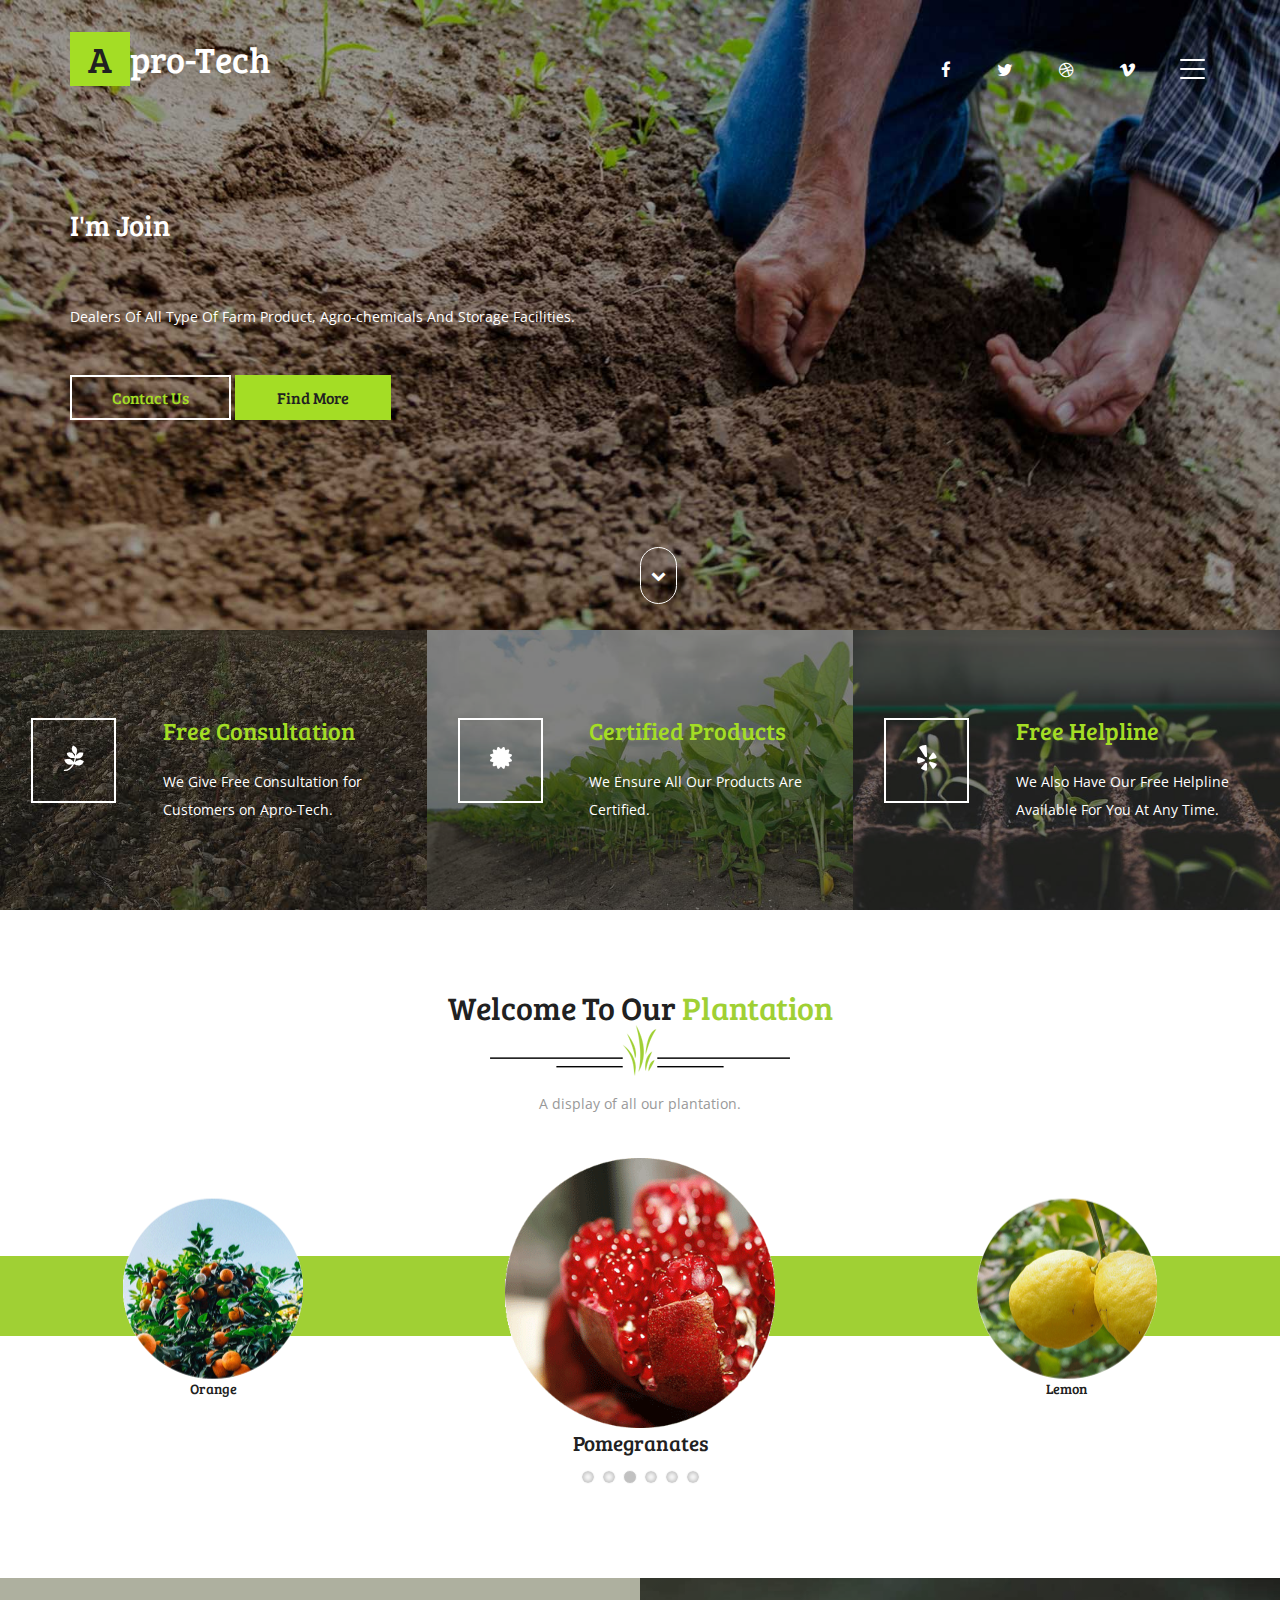
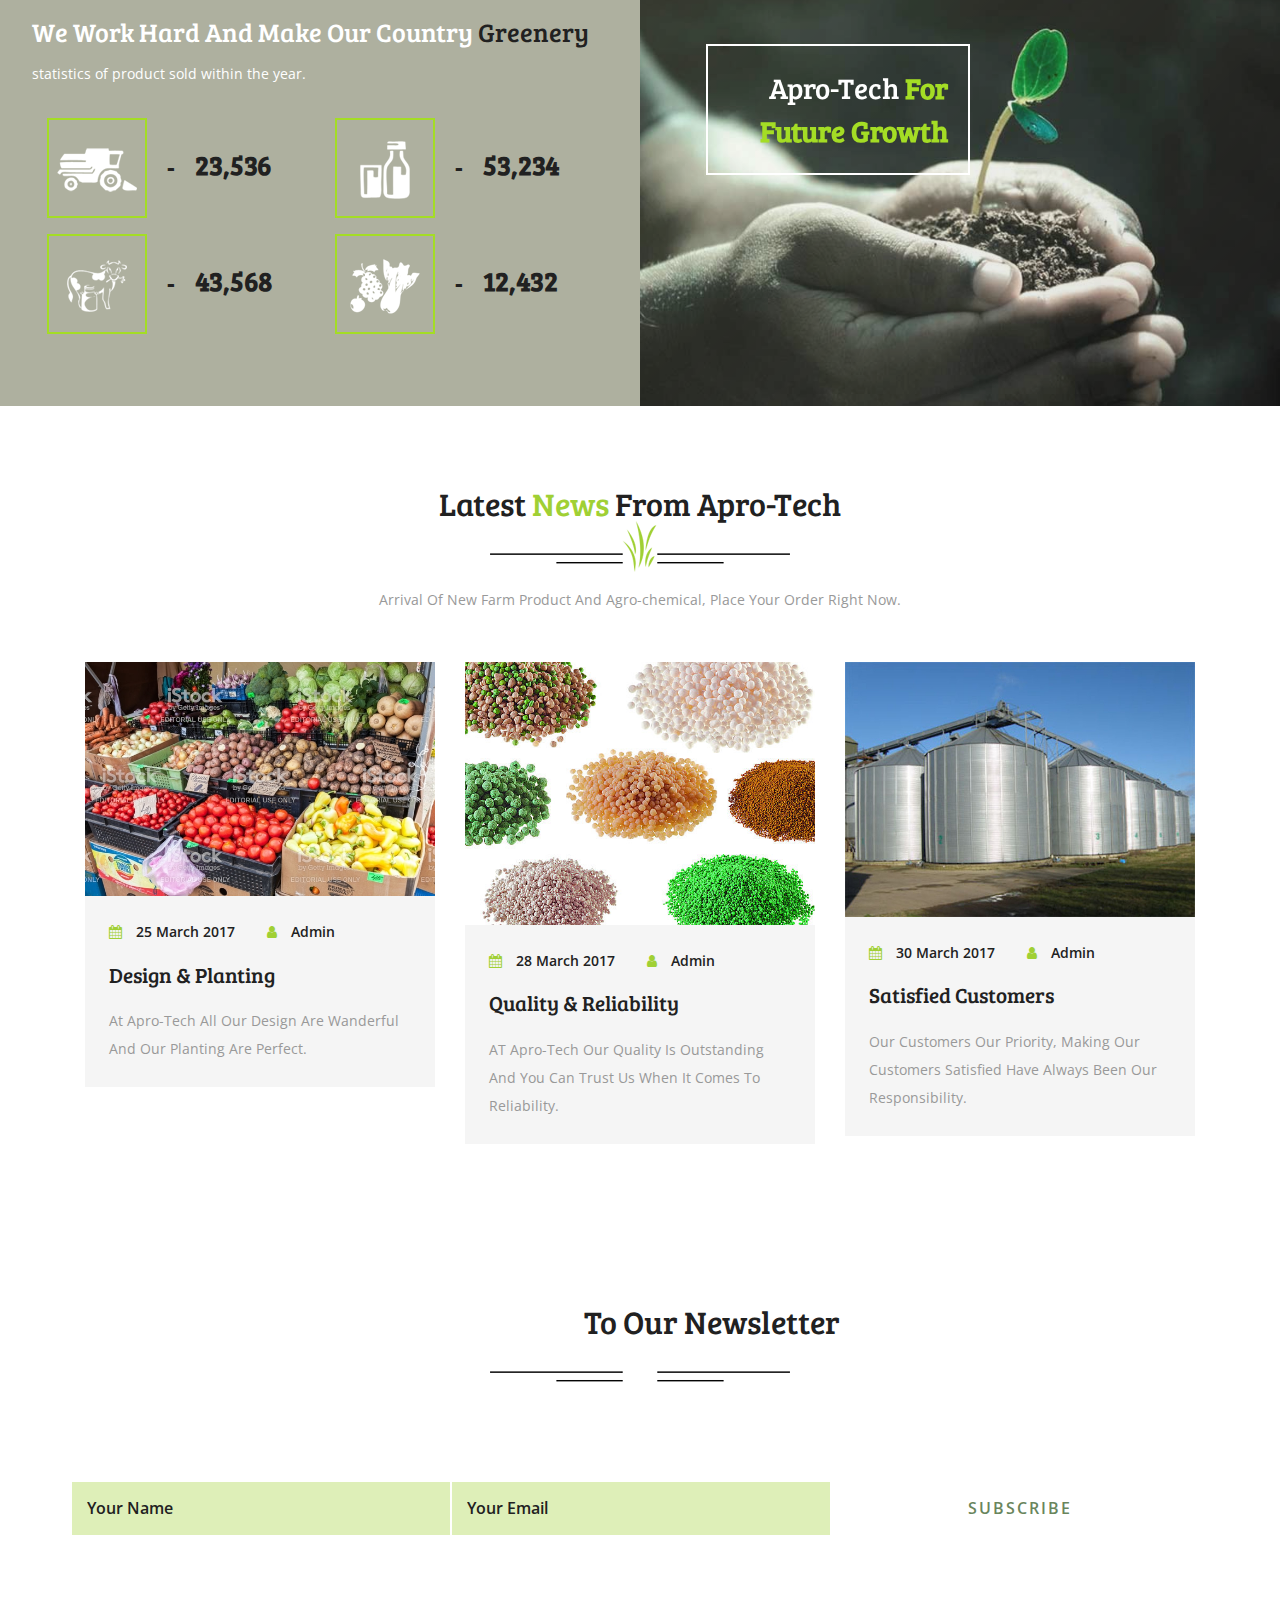
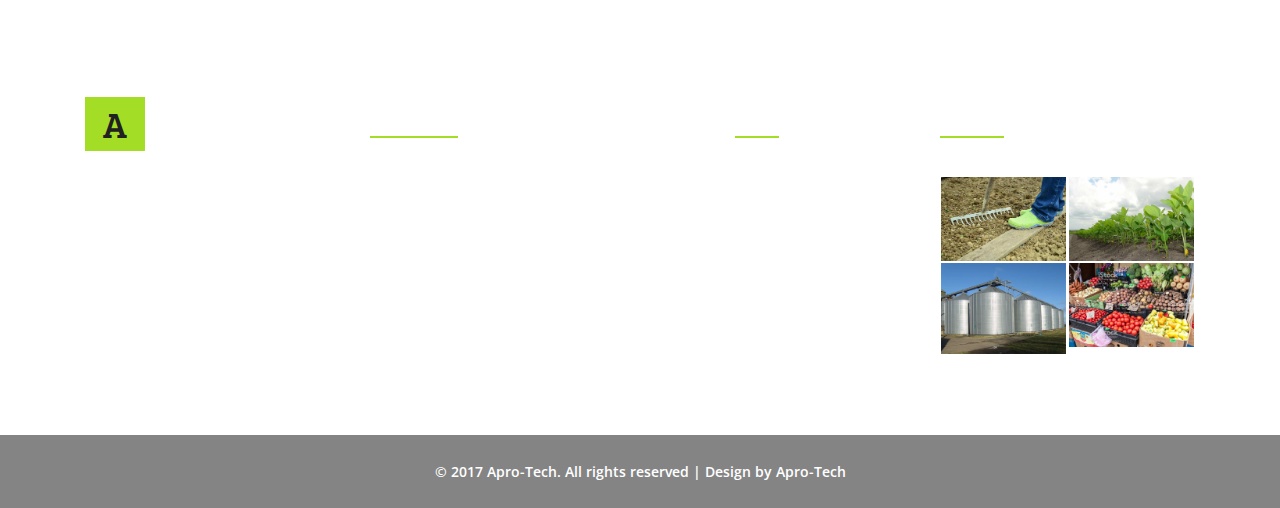
<file: index.html>
<!--
author: W3layouts
author URL: http://w3layouts.com
License: Creative Commons Attribution 3.0 Unported
License URL: http://creativecommons.org/licenses/by/3.0/
-->
<!DOCTYPE html>
<html lang="en">
<head>
<title>apro-Tech</title>
<!-- custom-theme -->
<meta name="viewport" content="width=device-width, initial-scale=1">
<meta http-equiv="Content-Type" content="text/html; charset=utf-8" />
<meta name="keywords" content="Germinate Responsive web template, Bootstrap Web Templates, Flat Web Templates, Android Compatible web template, 
Smartphone Compatible web template, free webdesigns for Nokia, Samsung, LG, SonyEricsson, Motorola web design" />
<script type="application/x-javascript"> addEventListener("load", function() { setTimeout(hideURLbar, 0); }, false);
		function hideURLbar(){ window.scrollTo(0,1); } </script>
<!-- //custom-theme -->
<link href="css/bootstrap.css" rel="stylesheet" type="text/css" media="all" />
<link href="css/style.css" rel="stylesheet" type="text/css" media="all" />
<!-- js -->
<script type="text/javascript" src="js/jquery-2.1.4.min.js"></script>
<!-- //js -->
<link href="css/mislider.css" rel="stylesheet" type="text/css" />
<link href="css/mislider-custom.css" rel="stylesheet" type="text/css" />
<!-- font-awesome-icons -->
<link href="css/font-awesome.css" rel="stylesheet"> 
<!-- //font-awesome-icons -->
<link href="//fonts.googleapis.com/css?family=Bree+Serif&amp;subset=latin-ext" rel="stylesheet">
<link href='//fonts.googleapis.com/css?family=Open+Sans:400,300,300italic,400italic,600,600italic,700,700italic,800,800italic' rel='stylesheet' type='text/css'>
</head>
	
<body>
<!-- banner -->
	<div class="banner">
		<div class="container">
			<div class="w3_agileits_banner_main_grid">
				<div class="w3_agile_logo">
					<h1><a href="index.html"><span>A</span>pro-Tech<i></i></a></h1>
				</div>
				<div class="agile_social_icons_banner">
					<ul class="agileits_social_list">
						<li><a href="#" class="w3_agile_facebook"><i class="fa fa-facebook" aria-hidden="true"></i></a></li>
						<li><a href="#" class="agile_twitter"><i class="fa fa-twitter" aria-hidden="true"></i></a></li>
						<li><a href="#" class="w3_agile_dribble"><i class="fa fa-dribbble" aria-hidden="true"></i></a></li>
						<li><a href="#" class="w3_agile_vimeo"><i class="fa fa-vimeo" aria-hidden="true"></i></a></li>
					</ul>
				</div>
				<div class="agileits_w3layouts_menu">
					<div class="shy-menu">
						<a class="shy-menu-hamburger">
							<span class="layer top"></span>
							<span class="layer mid"></span>
							<span class="layer btm"></span>
						</a>
						<div class="shy-menu-panel">
							<nav class="menu menu--horatio link-effect-8" id="link-effect-8">
								<ul class="w3layouts_menu__list">
									<li class="active"><a href="index.html">Home</a></li>
									<li><a href="about.html">About Us</a></li> 
									<li><a href="services.html">Services</a></li>
									<!-- <li><a href="gallery.html">Gallery</a></li>  -->
									<li><a href="contact.html">Contact Us</a></li>
									<li><a href="register.html">Register</a></li>
									<li><a href="login.html">Login</a></li>
								</ul>
							</nav>
						</div>
						<div class="clearfix"> </div>
					</div>
				</div>
				<div class="clearfix"> </div>
			</div>
			<div class="w3_banner_info">
				<div class="w3_banner_info_grid">
					<h3 class="test">I'm Joining Apro-Tech To Gather Strength To Change The Agricultural system</h3>
					<p>Dealers Of All Type Of Farm Product, Agro-chemicals And Storage Facilities.</p>
					<ul>
						<li><a href="contact.html" class="w3l_contact">Contact Us</a></li>
						<li><a href="#" class="w3ls_more" data-toggle="modal" data-target="#myModal">Find More</a></li>
					</ul>
				</div>
			</div>
			<div class="thim-click-to-bottom">
				<a href="#welcome_bottom" class="scroll">
					<i class="fa  fa-chevron-down"></i>
				</a>
			</div>
		</div>
	</div>
<!-- banner -->
<!-- bootstrap-pop-up -->
	<div class="modal video-modal fade" id="myModal" tabindex="-1" role="dialog" aria-labelledby="myModal">
		<div class="modal-dialog" role="document">
			<div class="modal-content">
				<div class="modal-header">
					Apro-Tech
					<button type="button" class="close" data-dismiss="modal" aria-label="Close"><span aria-hidden="true">&times;</span></button>						
				</div>
				<section>
					<div class="modal-body">
						<img src="images/4.jpg" alt=" " class="img-responsive" />
						<p>welcome to Apro-Tech, an online store that
							sells agro-products, farm product, and connect store
							owners with farmer who are in need of storage facilities.
							<i>" come partner with us and you will never regret.</i></p>
					</div>
				</section>
			</div>
		</div>
	</div>
<!-- //bootstrap-pop-up -->
<!-- banner-bottom -->
	<div class="banner-bottom">
		<div class="col-md-4 agileits_banner_bottom_left">
			<div class="agileinfo_banner_bottom_pos">
				<div class="w3_agileits_banner_bottom_pos_grid">
					<div class="col-xs-4 wthree_banner_bottom_grid_left">
						<div class="agile_banner_bottom_grid_left_grid hvr-radial-out">
							<i class="fa fa-pagelines" aria-hidden="true"></i>
						</div>
					</div>
					<div class="col-xs-8 wthree_banner_bottom_grid_right">	
						<h4>Free Consultation</h4>
						<p>We Give Free Consultation for Customers on Apro-Tech.</p>
					</div>
					<div class="clearfix"> </div>
				</div>
			</div>
		</div>
		<div class="col-md-4 agileits_banner_bottom_left1">
			<div class="agileinfo_banner_bottom_pos">
				<div class="w3_agileits_banner_bottom_pos_grid">
					<div class="col-xs-4 wthree_banner_bottom_grid_left">
						<div class="agile_banner_bottom_grid_left_grid hvr-radial-out">
							<i class="fa fa-certificate" aria-hidden="true"></i>
						</div>
					</div>
					<div class="col-xs-8 wthree_banner_bottom_grid_right">	
						<h4>Certified Products</h4>
						<p>We Ensure All Our Products Are Certified.</p>
					</div>
					<div class="clearfix"> </div>
				</div>
			</div>
		</div>
		<div class="col-md-4 agileits_banner_bottom_left2">
			<div class="agileinfo_banner_bottom_pos">
				<div class="w3_agileits_banner_bottom_pos_grid">
					<div class="col-xs-4 wthree_banner_bottom_grid_left">
						<div class="agile_banner_bottom_grid_left_grid hvr-radial-out">
							<i class="fa fa-yelp" aria-hidden="true"></i>
						</div>
					</div>
					<div class="col-xs-8 wthree_banner_bottom_grid_right">	
						<h4>Free Helpline</h4>
						<p>We Also Have Our Free Helpline Available For You At Any Time.</p>
					</div>
					<div class="clearfix"> </div>
				</div>
			</div>
		</div>
		<div class="clearfix"> </div>
	</div>
<!-- //banner-bottom -->
<!-- welcome -->
	<div class="welcome">
		<div class="container">
			<h3 class="agileits_w3layouts_head">Welcome to our <span>Plantation</span></h3>
			<div class="w3_agile_image">
				<img src="images/1.png" alt=" " class="img-responsive" />
			</div>
			<p class="agile_para">A display of all our plantation.</p>
		</div>
		<div class="mis-stage w3_agileits_welcome_grids"> 
			<!-- The element to select and apply miSlider to - the class is optional -->
			<ol class="mis-slider">
				<li class="mis-slide"> 
					<figure> 
						<img src="images/2.png" alt=" " class="img-responsive" />
						<figcaption>Strawberry</figcaption>
					</figure>
				</li>
				<li class="mis-slide"> 
					<figure> 
						<img src="images/3.png" alt=" " class="img-responsive" />
						<figcaption>Orange</figcaption>
					</figure>
				</li>
				<li class="mis-slide"> 
					<figure> 
						<img src="images/4.png" alt=" " class="img-responsive" />
						<figcaption>Pomegranates</figcaption>
					</figure>
				</li>
				<li class="mis-slide"> 
					<figure> 
						<img src="images/5.png" alt=" " class="img-responsive" />
						<figcaption>Lemon</figcaption>
					</figure>
				</li>
				<li class="mis-slide"> 
					<figure> 
						<img src="images/6.png" alt=" " class="img-responsive" />
						<figcaption>Kiwi Fruits</figcaption>
					</figure>
				</li>
				<li class="mis-slide"> 
					<figure> 
						<img src="images/7.png" alt=" " class="img-responsive" />
						<figcaption>Apples</figcaption>
					</figure>
				</li>
			</ol>
		</div>
	</div>
<!-- //welcome -->
<!-- welcome-bottom -->
	<div id="welcome_bottom" class="welcome-bottom">
		<div class="col-md-6 wthree_welcome_bottom_left">
			<h3>we work hard and make our country <span>greenery</span></h3>
			<p>statistics of product sold within the year.</p>
			<div class="col-md-6 wthree_welcome_bottom_left_grid">
				<div class="w3l_social_icon_gridl">
					<img src="images/8.png" alt=" " class="img-responsive" />
				</div>
				<div class="w3l_social_icon_gridr">
					<h4 class="counter">23,536</h4>
				</div>
				<div class="clearfix"> </div>
				<div class="w3l_social_icon_grid_pos">
					<label>-</label>
				</div>
			</div>
			<div class="col-md-6 wthree_welcome_bottom_left_grid">
				<div class="w3l_social_icon_gridl">
					<img src="images/9.png" alt=" " class="img-responsive" />
				</div>
				<div class="w3l_social_icon_gridr">
					<h4 class="counter">53,234</h4>
				</div>
				<div class="clearfix"> </div>
				<div class="w3l_social_icon_grid_pos">
					<label>-</label>
				</div>
			</div>
			<div class="col-md-6 wthree_welcome_bottom_left_grid">
				<div class="w3l_social_icon_gridl">
					<img src="images/10.png" alt=" " class="img-responsive" />
				</div>
				<div class="w3l_social_icon_gridr">
					<h4 class="counter">43,568</h4>
				</div>
				<div class="clearfix"> </div>
				<div class="w3l_social_icon_grid_pos">
					<label>-</label>
				</div>
			</div>
			<div class="col-md-6 wthree_welcome_bottom_left_grid">
				<div class="w3l_social_icon_gridl">
					<img src="images/11.png" alt=" " class="img-responsive" />
				</div>
				<div class="w3l_social_icon_gridr">
					<h4 class="counter">12,432</h4>
				</div>
				<div class="clearfix"> </div>
				<div class="w3l_social_icon_grid_pos">
					<label>-</label>
				</div>
			</div>
			<div class="clearfix"> </div>
		</div>
		<div class="col-md-6 wthree_welcome_bottom_right">
			<div class="agileinfo_grid">
				<figure class="agileits_effect_moses">
					<img src="images/4.jpg" alt=" " class="img-responsive" />
					<figcaption>
						<h4>Apro-Tech <span>For Future Growth</span></h4>
						<p>Always at your service giving you the best agricultural product.</p>
					</figcaption>			
				</figure>
			</div>
		</div>
		<div class="clearfix"> </div>
	</div>
<!-- //welcome-bottom -->
<!-- news -->
	<div class="welcome">
		<div class="container">
			<h3 class="agileits_w3layouts_head">Latest <span>News</span> from Apro-Tech</h3>
			<div class="w3_agile_image">
				<img src="images/1.png" alt=" " class="img-responsive">
			</div>
			<p class="agile_para">Arrival Of New Farm Product And Agro-chemical, Place Your Order Right Now.</p>
			<div class="w3ls_news_grids">
				<div class="col-md-4 w3ls_news_grid">
					<div class="w3layouts_news_grid">
						<img src="images/32.jpg" alt=" " class="img-responsive" />
						<div class="w3layouts_news_grid_pos">
							<div class="wthree_text"><h3>plantation</h3></div>
						</div>
					</div>
					<div class="agileits_w3layouts_news_grid">
						<ul>
							<li><i class="fa fa-calendar" aria-hidden="true"></i>25 March 2017</li>
							<li><i class="fa fa-user" aria-hidden="true"></i><a href="#">Admin</a></li>
						</ul>
						<h4><a href="#" data-toggle="modal" data-target="#myModal">Design & Planting</a></h4>
						<p>At Apro-Tech All Our Design Are Wanderful And Our Planting Are Perfect.</p>
					</div>
				</div>
				<div class="col-md-4 w3ls_news_grid">
					<div class="w3layouts_news_grid">
						<img src="images/62.jpg" alt=" " class="img-responsive" />
						<div class="w3layouts_news_grid_pos">
							<div class="wthree_text"><h3>plantation</h3></div>
						</div>
					</div>
					<div class="agileits_w3layouts_news_grid">
						<ul>
							<li><i class="fa fa-calendar" aria-hidden="true"></i>28 March 2017</li>
							<li><i class="fa fa-user" aria-hidden="true"></i><a href="#">Admin</a></li>
						</ul>
						<h4><a href="#" data-toggle="modal" data-target="#myModal">Quality & Reliability</a></h4>
						<p>AT Apro-Tech Our Quality Is Outstanding And You Can Trust Us When It Comes To Reliability.</p>
					</div>
				</div>
				<div class="col-md-4 w3ls_news_grid">
					<div class="w3layouts_news_grid">
						<img src="images/52.jpg" alt=" " class="img-responsive" />
						<div class="w3layouts_news_grid_pos">
							<div class="wthree_text"><h3>plantation</h3></div>
						</div>
					</div>
					<div class="agileits_w3layouts_news_grid">
						<ul>
							<li><i class="fa fa-calendar" aria-hidden="true"></i>30 March 2017</li>
							<li><i class="fa fa-user" aria-hidden="true"></i><a href="#">Admin</a></li>
						</ul>
						<h4><a href="#" data-toggle="modal" data-target="#myModal">Satisfied Customers</a></h4>
						<p>Our Customers Our Priority, Making Our Customers Satisfied Have Always Been Our Responsibility.</p>
					</div>
				</div>
				<div class="clearfix"> </div>
			</div>
		</div>
	</div>
<!-- //news -->
<!-- newsletter -->
	<div class="newsletter">
		<div class="container">
			<h3 class="agileits_w3layouts_head agileinfo_head"><span>Subscribe</span> to our newsletter</h3>
			<div class="w3_agile_image">
				<img src="images/12.png" alt=" " class="img-responsive">
			</div>
			<p class="agile_para agileits_para">We Keep You Updated On New Products And Our Policies.</p>
			<div class="w3ls_news_grids w3ls_newsletter_grids">
				<form action="#" method="post">
					<input name="Your Name" placeholder="Your Name" type="text" required="">
					<input name="Your Email" placeholder="Your Email" type="email" required="">
					<input type="submit" value="Subscribe">
				</form>
			</div>
		</div>
	</div>
<!-- //newsletter -->
<!-- footer -->
	<div class="footer">
		<div class="container">
			<div class="w3agile_footer_grids">
				<div class="col-md-3 agileinfo_footer_grid">
					<div class="agileits_w3layouts_footer_logo">
						<h2><a href="index.html"><span>A</span>pro-Tech<i>Grow healthy products</i></a></h2>
					</div>
				</div>
				<div class="col-md-4 agileinfo_footer_grid">
					<h3>Contact Info</h3>
					<h4>Call Us <span>+234 816 077 7136</span></h4>
					<p>My Company, Apro-Tech <span>8907 nhub fundation.</span></p>
					<ul class="agileits_social_list">
						<li><a href="#" class="w3_agile_facebook"><i class="fa fa-facebook" aria-hidden="true"></i></a></li>
						<li><a href="#" class="agile_twitter"><i class="fa fa-twitter" aria-hidden="true"></i></a></li>
						<li><a href="#" class="w3_agile_dribble"><i class="fa fa-dribbble" aria-hidden="true"></i></a></li>
						<li><a href="#" class="w3_agile_vimeo"><i class="fa fa-vimeo" aria-hidden="true"></i></a></li>
					</ul>
				</div>
				<div class="col-md-2 agileinfo_footer_grid agileinfo_footer_grid1">
					<h3>Navigation</h3>
					<ul class="w3layouts_footer_nav">
						<li><a href="index.html"><i class="fa fa-long-arrow-right" aria-hidden="true"></i>Home</a></li>
						<!-- <li><a href="icons.html"><i class="fa fa-long-arrow-right" aria-hidden="true"></i>Web Icons</a></li> -->
						<!-- <li><a href="typography.html"><i class="fa fa-long-arrow-right" aria-hidden="true"></i>Typography</a></li> -->
						<li><a href="contact.html"><i class="fa fa-long-arrow-right" aria-hidden="true"></i>Contact Us</a></li>
					</ul>
				</div>
				<div class="col-md-3 agileinfo_footer_grid">
					<h3>Blog Posts</h3>
					<div class="agileinfo_footer_grid_left">
						<a href="#" data-toggle="modal" data-target="#myModal"><img src="images/6.jpg" alt=" " class="img-responsive" /></a>
					</div>
					<div class="agileinfo_footer_grid_left">
						<a href="#" data-toggle="modal" data-target="#myModal"><img src="images/2.jpg" alt=" " class="img-responsive" /></a>
					</div>
					<div class="agileinfo_footer_grid_left">
						<a href="#" data-toggle="modal" data-target="#myModal"><img src="images/52.jpg" alt=" " class="img-responsive" /></a>
					</div>
					<div class="agileinfo_footer_grid_left">
						<a href="#" data-toggle="modal" data-target="#myModal"><img src="images/32.jpg" alt=" " class="img-responsive" /></a>
					</div>
					<div class="clearfix"> </div>
				</div>
				<div class="clearfix"> </div>
			</div>
		</div>
		<div class="w3_agileits_footer_copy">
			<div class="container">
				<p>© 2017 Apro-Tech. All rights reserved | Design by Apro-Tech</p>
			</div>
		</div>
	</div>
<!-- //footer -->
<!-- stats -->
	<script src="js/jquery.waypoints.min.js"></script>
	<script src="js/jquery.countup.js"></script>
		<script>
			$('.counter').countUp();
		</script>
<!-- //stats -->
<!-- mislider -->
	<script src="js/mislider.js" type="text/javascript"></script>
	<script type="text/javascript">
        jQuery(function ($) {
            var slider = $('.mis-stage').miSlider({
                //  The height of the stage in px. Options: false or positive integer. false = height is calculated using maximum slide heights. Default: false
                stageHeight: 380,
                //  Number of slides visible at one time. Options: false or positive integer. false = Fit as many as possible.  Default: 1
                slidesOnStage: false,
                //  The location of the current slide on the stage. Options: 'left', 'right', 'center'. Defualt: 'left'
                slidePosition: 'center',
                //  The slide to start on. Options: 'beg', 'mid', 'end' or slide number starting at 1 - '1','2','3', etc. Defualt: 'beg'
                slideStart: 'mid',
                //  The relative percentage scaling factor of the current slide - other slides are scaled down. Options: positive number 100 or higher. 100 = No scaling. Defualt: 100
                slideScaling: 150,
                //  The vertical offset of the slide center as a percentage of slide height. Options:  positive or negative number. Neg value = up. Pos value = down. 0 = No offset. Default: 0
                offsetV: -5,
                //  Center slide contents vertically - Boolean. Default: false
                centerV: true,
                //  Opacity of the prev and next button navigation when not transitioning. Options: Number between 0 and 1. 0 (transparent) - 1 (opaque). Default: .5
                navButtonsOpacity: 1,
            });
        });
    </script>
<!-- //mislider -->
<!-- text-effect -->
		<script type="text/javascript" src="js/jquery.transit.js"></script> 
		<script type="text/javascript" src="js/jquery.textFx.js"></script> 
		<script type="text/javascript">
			$(document).ready(function() {
					$('.test').textFx({
						type: 'fadeIn',
						iChar: 100,
						iAnim: 1000
					});
			});
		</script>
<!-- //text-effect -->
<!-- menu -->
	<script>
		$(function() {
			
			initDropDowns($("div.shy-menu"));

		});

		function initDropDowns(allMenus) {

			allMenus.children(".shy-menu-hamburger").on("click", function() {
				
				var thisTrigger = jQuery(this),
					thisMenu = thisTrigger.parent(),
					thisPanel = thisTrigger.next();

				if (thisMenu.hasClass("is-open")) {

					thisMenu.removeClass("is-open");

				} else {			
					
					allMenus.removeClass("is-open");	
					thisMenu.addClass("is-open");
					thisPanel.on("click", function(e) {
						e.stopPropagation();
					});
				}
				
				return false;
			});
		}
	</script>
<!-- //menu -->
<!-- start-smoth-scrolling -->
<script type="text/javascript" src="js/move-top.js"></script>
<script type="text/javascript" src="js/easing.js"></script>
<script type="text/javascript">
	jQuery(document).ready(function($) {
		$(".scroll").click(function(event){		
			event.preventDefault();
			$('html,body').animate({scrollTop:$(this.hash).offset().top},1000);
		});
	});
</script>
<!-- start-smoth-scrolling -->
<!-- for bootstrap working -->
	<script src="js/bootstrap.js"></script>
<!-- //for bootstrap working -->
<!-- here stars scrolling icon -->
	<script type="text/javascript">
		$(document).ready(function() {
			/*
				var defaults = {
				containerID: 'toTop', // fading element id
				containerHoverID: 'toTopHover', // fading element hover id
				scrollSpeed: 1200,
				easingType: 'linear' 
				};
			*/
								
			$().UItoTop({ easingType: 'easeOutQuart' });
								
			});
	</script>
<!-- //here ends scrolling icon -->
</body>
</html>
</file>
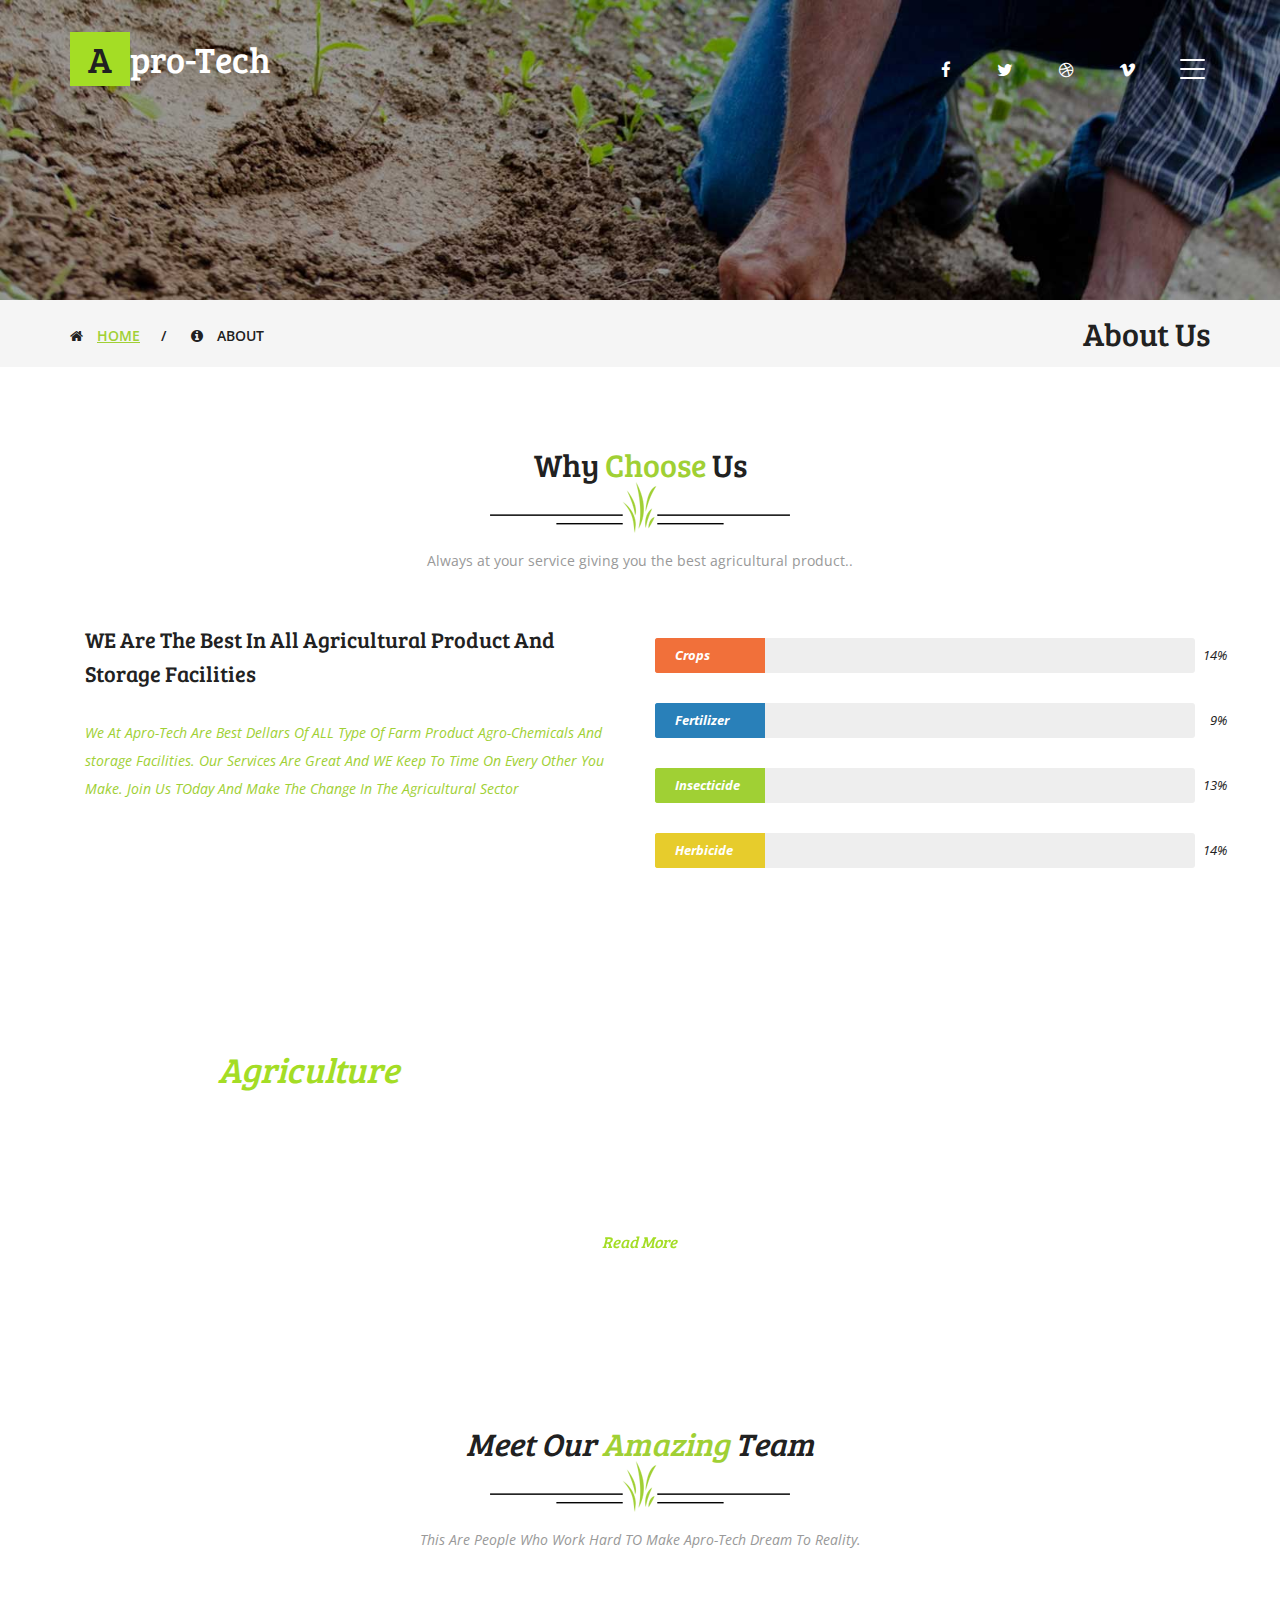
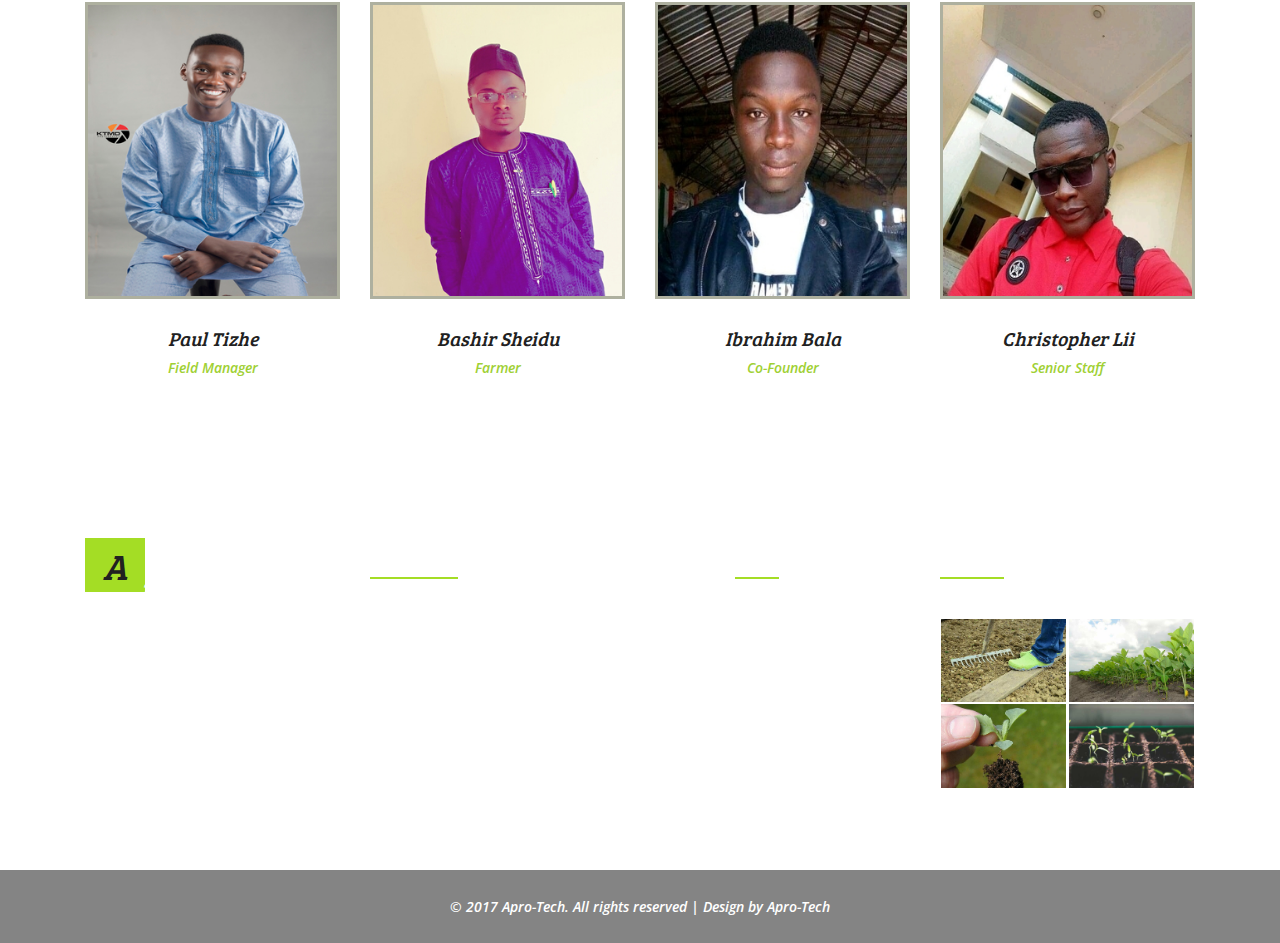
<file: about.html>
<!--
author: W3layouts
author URL: http://w3layouts.com
License: Creative Commons Attribution 3.0 Unported
License URL: http://creativecommons.org/licenses/by/3.0/
-->
<!DOCTYPE html>
<html lang="en">
<head>
<title>Apro-tech</title>
<!-- custom-theme -->
<meta name="viewport" content="width=device-width, initial-scale=1">
<meta http-equiv="Content-Type" content="text/html; charset=utf-8" />
<meta name="keywords" content="Germinate Responsive web template, Bootstrap Web Templates, Flat Web Templates, Android Compatible web template, 
Smartphone Compatible web template, free webdesigns for Nokia, Samsung, LG, SonyEricsson, Motorola web design" />
<script type="application/x-javascript"> addEventListener("load", function() { setTimeout(hideURLbar, 0); }, false);
		function hideURLbar(){ window.scrollTo(0,1); } </script>
<!-- //custom-theme -->
<link href="css/bootstrap.css" rel="stylesheet" type="text/css" media="all" />
<link href="css/style.css" rel="stylesheet" type="text/css" media="all" />
<!-- js -->
<script type="text/javascript" src="js/jquery-2.1.4.min.js"></script>
<!-- //js -->
<!-- font-awesome-icons -->
<link href="css/font-awesome.css" rel="stylesheet"> 
<!-- //font-awesome-icons -->
<link href="//fonts.googleapis.com/css?family=Bree+Serif&amp;subset=latin-ext" rel="stylesheet">
<link href='//fonts.googleapis.com/css?family=Open+Sans:400,300,300italic,400italic,600,600italic,700,700italic,800,800italic' rel='stylesheet' type='text/css'>
</head>
	
<body>
<!-- banner -->
	<div class="banner1">
		<div class="container">
			<div class="w3_agileits_banner_main_grid">
				<div class="w3_agile_logo">
					<h1><a href="index.html"><span>A</span>pro-Tech<i></i></a></h1>
				</div>
				<div class="agile_social_icons_banner">
					<ul class="agileits_social_list">
						<li><a href="#" class="w3_agile_facebook"><i class="fa fa-facebook" aria-hidden="true"></i></a></li>
						<li><a href="#" class="agile_twitter"><i class="fa fa-twitter" aria-hidden="true"></i></a></li>
						<li><a href="#" class="w3_agile_dribble"><i class="fa fa-dribbble" aria-hidden="true"></i></a></li>
						<li><a href="#" class="w3_agile_vimeo"><i class="fa fa-vimeo" aria-hidden="true"></i></a></li>
					</ul>
				</div>
				<div class="agileits_w3layouts_menu">
					<div class="shy-menu">
						<a class="shy-menu-hamburger">
							<span class="layer top"></span>
							<span class="layer mid"></span>
							<span class="layer btm"></span>
						</a>
						<div class="shy-menu-panel">
							<nav class="menu menu--horatio link-effect-8" id="link-effect-8">
								<ul class="w3layouts_menu__list">
									<li><a href="index.html">Home</a></li>
									<li class="active"><a href="about.html">About Us</a></li> 
									<li><a href="services.html">Services</a></li>
									<li><a href="gallery.html">Gallery</a></li> 
									<li><a href="contact.html">Contact Us</a></li>
								</ul>
							</nav>
						</div>
						<div class="clearfix"> </div>
					</div>
				</div>
				<div class="clearfix"> </div>
			</div>
		</div>
	</div>
<!-- banner -->
<!-- bootstrap-pop-up -->
	<div class="modal video-modal fade" id="myModal" tabindex="-1" role="dialog" aria-labelledby="myModal">
		<div class="modal-dialog" role="document">
			<div class="modal-content">
				<div class="modal-header">
					Apro-Tech
					<button type="button" class="close" data-dismiss="modal" aria-label="Close"><span aria-hidden="true">&times;</span></button>						
				</div>
				<section>
					<div class="modal-body">
						<img src="images/4.jpg" alt=" " class="img-responsive" />
						<p>welcome to Apro-Tech, we are more of online store that
								sales agro-products, farm product, and connect store
								owners with farmer who are in need of storage facilities.
							<i>" come partner with us and you will never regret.</i></p>
					</div>
				</section>
			</div>
		</div>
	</div>
<!-- //bootstrap-pop-up -->
<!-- breadcrumbs -->
	<div class="breadcrumbs">
		<div class="container">
			<div class="w3layouts_breadcrumbs_left">
				<ul>
					<li><i class="fa fa-home" aria-hidden="true"></i><a href="index.html">Home</a><span>/</span></li>
					<li><i class="fa fa-info-circle" aria-hidden="true"></i>About</li>
				</ul>
			</div>
			<div class="w3layouts_breadcrumbs_right">
				<h2>About Us</h2>
			</div>
			<div class="clearfix"> </div>
		</div>
	</div>
<!-- //breadcrumbs -->
<!-- about -->
	<div class="welcome">
		<div class="container">
			<h3 class="agileits_w3layouts_head">Why <span>Choose</span> Us</h3>
			<div class="w3_agile_image">
				<img src="images/1.png" alt=" " class="img-responsive" />
			</div>
			<p class="agile_para">Always at your service giving you the best agricultural product..</p>
			<div class="w3ls_news_grids"> 
				<div class="col-md-6 w3_agile_about_grid_left">
					<h3>WE Are The Best In All Agricultural Product And Storage Facilities</h3>
					<p><i>We At Apro-Tech Are Best Dellars Of ALL Type Of Farm Product 
						Agro-Chemicals And storage Facilities. Our Services Are Great 
					 And WE Keep To Time On Every Other You Make. Join Us TOday And Make The Change In The 
					Agricultural Sector</p>
				</div>
				<div class="col-md-6 w3_agile_about_grid_right">
					<div class="skillbar" data-percent="78">
					  <span class="skillbar-title" style="background: #f1703a;">Crops</span>
					  <p class="skillbar-bar" style="background: #f88c5e;"></p>
					  <span class="skill-bar-percent"></span>
					</div>
					<!-- End Skill Bar -->
					
					<div class="skillbar" data-percent="54">
					  <span class="skillbar-title" style="background: #2980b9;">Fertilizer</span>
					  <p class="skillbar-bar" style="background: #3498db;"></p>
					  <span class="skill-bar-percent"></span>
					</div>
					<!-- End Skill Bar -->
					
					<div class="skillbar" data-percent="76">
					  <span class="skillbar-title" style="background: #a0d034;">Insecticide</span>
					  <p class="skillbar-bar" style="background: #b2ec2f;"></p>
					  <span class="skill-bar-percent"></span>
					</div>
					<!-- End Skill Bar -->
					
					<div class="skillbar" data-percent="80">
					  <span class="skillbar-title" style="background: #e7cc2c;">Herbicide</span>
					  <p class="skillbar-bar" style="background: #f5d410;"></p>
					  <span class="skill-bar-percent"></span>
					</div>
					<!-- End Skill Bar -->
				</div>
				<div class="clearfix"> </div>
			</div>
		</div>
	</div>
<!-- //about -->
<!-- skills -->
	<script src="js/skill.bars.jquery.js"></script>
	<script>
		$(document).ready(function(){
			
			$('.skillbar').skillBars({
				from: 0,
				speed: 4000, 
				interval: 100,
				decimals: 0,
			});
			
		});
	</script>
<!-- //skills -->
<!-- about-bottom -->
	<div class="about-bottom">
		<div class="container">
			<h3><span>Agriculture</span> not only gives riches to a nation, but the
				only riches she can call her own</h3>
			<div class="agileits_w3layouts_learn_more agileits_learn_more hvr-radial-out">
				<a href="#" data-toggle="modal" data-target="#myModal">Read More</a>
			</div>
		</div>
	</div>
<!-- //about-bottom -->
<!-- team -->
	<div class="welcome">
		<div class="container">
			<h3 class="agileits_w3layouts_head">Meet Our <span>Amazing</span> Team</h3>
			<div class="w3_agile_image">
				<img src="images/1.png" alt=" " class="img-responsive" />
			</div>
			<p class="agile_para">This Are People Who Work Hard TO Make Apro-Tech Dream To Reality.</p>
			<div class="w3ls_news_grids w3_agileits_team_grids"> 
				<div class="col-md-3 w3_agileits_team_grid"> 
					<div class="w3layouts_news_grid">
						<img src="images/114.jpg" alt=" " class="img-responsive" />
						<div class="w3layouts_news_grid_pos">
							<div class="wthree_text agileinfo_about_text">
								<ul class="agileits_social_list">
									<li><a href="#" class="w3_agile_facebook"><i class="fa fa-facebook" aria-hidden="true"></i></a></li>
									<li><a href="#" class="agile_twitter"><i class="fa fa-twitter" aria-hidden="true"></i></a></li>
									<li><a href="#" class="w3_agile_dribble"><i class="fa fa-dribbble" aria-hidden="true"></i></a></li>
								</ul>
							</div>
						</div>
					</div>
					<h4>Paul Tizhe</h4>
					<p>Field Manager</p>
				</div>
				<div class="col-md-3 w3_agileits_team_grid"> 
					<div class="w3layouts_news_grid">
						<img src="images/115.jpg" alt=" " class="img-responsive" />
						<div class="w3layouts_news_grid_pos">
							<div class="wthree_text agileinfo_about_text">
								<ul class="agileits_social_list">
									<li><a href="#" class="w3_agile_facebook"><i class="fa fa-facebook" aria-hidden="true"></i></a></li>
									<li><a href="#" class="agile_twitter"><i class="fa fa-twitter" aria-hidden="true"></i></a></li>
									<li><a href="#" class="w3_agile_dribble"><i class="fa fa-dribbble" aria-hidden="true"></i></a></li>
								</ul>
							</div>
						</div>
					</div>
					<h4>Bashir Sheidu</h4>
					<p>Farmer</p>
				</div>
				<div class="col-md-3 w3_agileits_team_grid"> 
					<div class="w3layouts_news_grid">
						<img src="images/113.jpg" alt=" " class="img-responsive" />
						<div class="w3layouts_news_grid_pos">
							<div class="wthree_text agileinfo_about_text">
								<ul class="agileits_social_list">
									<li><a href="#" class="w3_agile_facebook"><i class="fa fa-facebook" aria-hidden="true"></i></a></li>
									<li><a href="#" class="agile_twitter"><i class="fa fa-twitter" aria-hidden="true"></i></a></li>
									<li><a href="#" class="w3_agile_dribble"><i class="fa fa-dribbble" aria-hidden="true"></i></a></li>
								</ul>
							</div>
						</div>
					</div>
					<h4>Ibrahim Bala</h4>
					<p>Co-Founder</p>
				</div>
				<div class="col-md-3 w3_agileits_team_grid"> 
					<div class="w3layouts_news_grid">
						<img src="images/111.jpg" alt=" " class="img-responsive" />
						<div class="w3layouts_news_grid_pos">
							<div class="wthree_text agileinfo_about_text">
								<ul class="agileits_social_list">
									<li><a href="#" class="w3_agile_facebook"><i class="fa fa-facebook" aria-hidden="true"></i></a></li>
									<li><a href="#" class="agile_twitter"><i class="fa fa-twitter" aria-hidden="true"></i></a></li>
									<li><a href="#" class="w3_agile_dribble"><i class="fa fa-dribbble" aria-hidden="true"></i></a></li>
								</ul>
							</div>
						</div>
					</div>
					<h4>Christopher Lii</h4>
					<p>Senior Staff</p>
				</div>
				<div class="clearfix"> </div>
			</div>
		</div>
	</div>
<!-- //team -->
<!-- footer -->
	<div class="footer">
		<div class="container">
			<div class="w3agile_footer_grids">
				<div class="col-md-3 agileinfo_footer_grid">
					<div class="agileits_w3layouts_footer_logo">
						<h2><a href="index.html"><span>A</span>pro-Tech<i>Grow healthy products</i></a></h2>
					</div>
				</div>
				<div class="col-md-4 agileinfo_footer_grid">
					<h3>Contact Info</h3>
					<h4>Call Us <span>+234 816 077 7136</span></h4>
					<p>My Company, Apro-Tech <span>8907 nhub</span></p>
					<ul class="agileits_social_list">
						<li><a href="#" class="w3_agile_facebook"><i class="fa fa-facebook" aria-hidden="true"></i></a></li>
						<li><a href="#" class="agile_twitter"><i class="fa fa-twitter" aria-hidden="true"></i></a></li>
						<li><a href="#" class="w3_agile_dribble"><i class="fa fa-dribbble" aria-hidden="true"></i></a></li>
						<li><a href="#" class="w3_agile_vimeo"><i class="fa fa-vimeo" aria-hidden="true"></i></a></li>
					</ul>
				</div>
				<div class="col-md-2 agileinfo_footer_grid agileinfo_footer_grid1">
					<h3>Navigation</h3>
					<ul class="w3layouts_footer_nav">
						<li><a href="index.html"><i class="fa fa-long-arrow-right" aria-hidden="true"></i>Home</a></li>
						<!-- <li><a href="icons.html"><i class="fa fa-long-arrow-right" aria-hidden="true"></i>Web Icons</a></li> -->
						<!-- <li><a href="typography.html"><i class="fa fa-long-arrow-right" aria-hidden="true"></i>Typography</a></li> -->
						<li><a href="contact.html"><i class="fa fa-long-arrow-right" aria-hidden="true"></i>Contact Us</a></li>
					</ul>
				</div>
				<div class="col-md-3 agileinfo_footer_grid">
					<h3>Blog Posts</h3>
					<div class="agileinfo_footer_grid_left">
						<a href="#" data-toggle="modal" data-target="#myModal"><img src="images/6.jpg" alt=" " class="img-responsive" /></a>
					</div>
					<div class="agileinfo_footer_grid_left">
						<a href="#" data-toggle="modal" data-target="#myModal"><img src="images/2.jpg" alt=" " class="img-responsive" /></a>
					</div>
					<div class="agileinfo_footer_grid_left">
						<a href="#" data-toggle="modal" data-target="#myModal"><img src="images/5.jpg" alt=" " class="img-responsive" /></a>
					</div>
					<div class="agileinfo_footer_grid_left">
						<a href="#" data-toggle="modal" data-target="#myModal"><img src="images/3.jpg" alt=" " class="img-responsive" /></a>
					</div>
					<div class="clearfix"> </div>
				</div>
				<div class="clearfix"> </div>
			</div>
		</div>
		<div class="w3_agileits_footer_copy">
			<div class="container">
				<p>© 2017 Apro-Tech. All rights reserved | Design by Apro-Tech</p>
			</div>
		</div>
	</div>
<!-- //footer -->
<!-- menu -->
	<script>
		$(function() {
			
			initDropDowns($("div.shy-menu"));

		});

		function initDropDowns(allMenus) {

			allMenus.children(".shy-menu-hamburger").on("click", function() {
				
				var thisTrigger = jQuery(this),
					thisMenu = thisTrigger.parent(),
					thisPanel = thisTrigger.next();

				if (thisMenu.hasClass("is-open")) {

					thisMenu.removeClass("is-open");

				} else {			
					
					allMenus.removeClass("is-open");	
					thisMenu.addClass("is-open");
					thisPanel.on("click", function(e) {
						e.stopPropagation();
					});
				}
				
				return false;
			});
		}
	</script>
<!-- //menu -->
<!-- start-smoth-scrolling -->
<script type="text/javascript" src="js/move-top.js"></script>
<script type="text/javascript" src="js/easing.js"></script>
<script type="text/javascript">
	jQuery(document).ready(function($) {
		$(".scroll").click(function(event){		
			event.preventDefault();
			$('html,body').animate({scrollTop:$(this.hash).offset().top},1000);
		});
	});
</script>
<!-- start-smoth-scrolling -->
<!-- for bootstrap working -->
	<script src="js/bootstrap.js"></script>
<!-- //for bootstrap working -->
<!-- here stars scrolling icon -->
	<script type="text/javascript">
		$(document).ready(function() {
			/*
				var defaults = {
				containerID: 'toTop', // fading element id
				containerHoverID: 'toTopHover', // fading element hover id
				scrollSpeed: 1200,
				easingType: 'linear' 
				};
			*/
								
			$().UItoTop({ easingType: 'easeOutQuart' });
								
			});
	</script>
<!-- //here ends scrolling icon -->
</body>
</html>
</file>
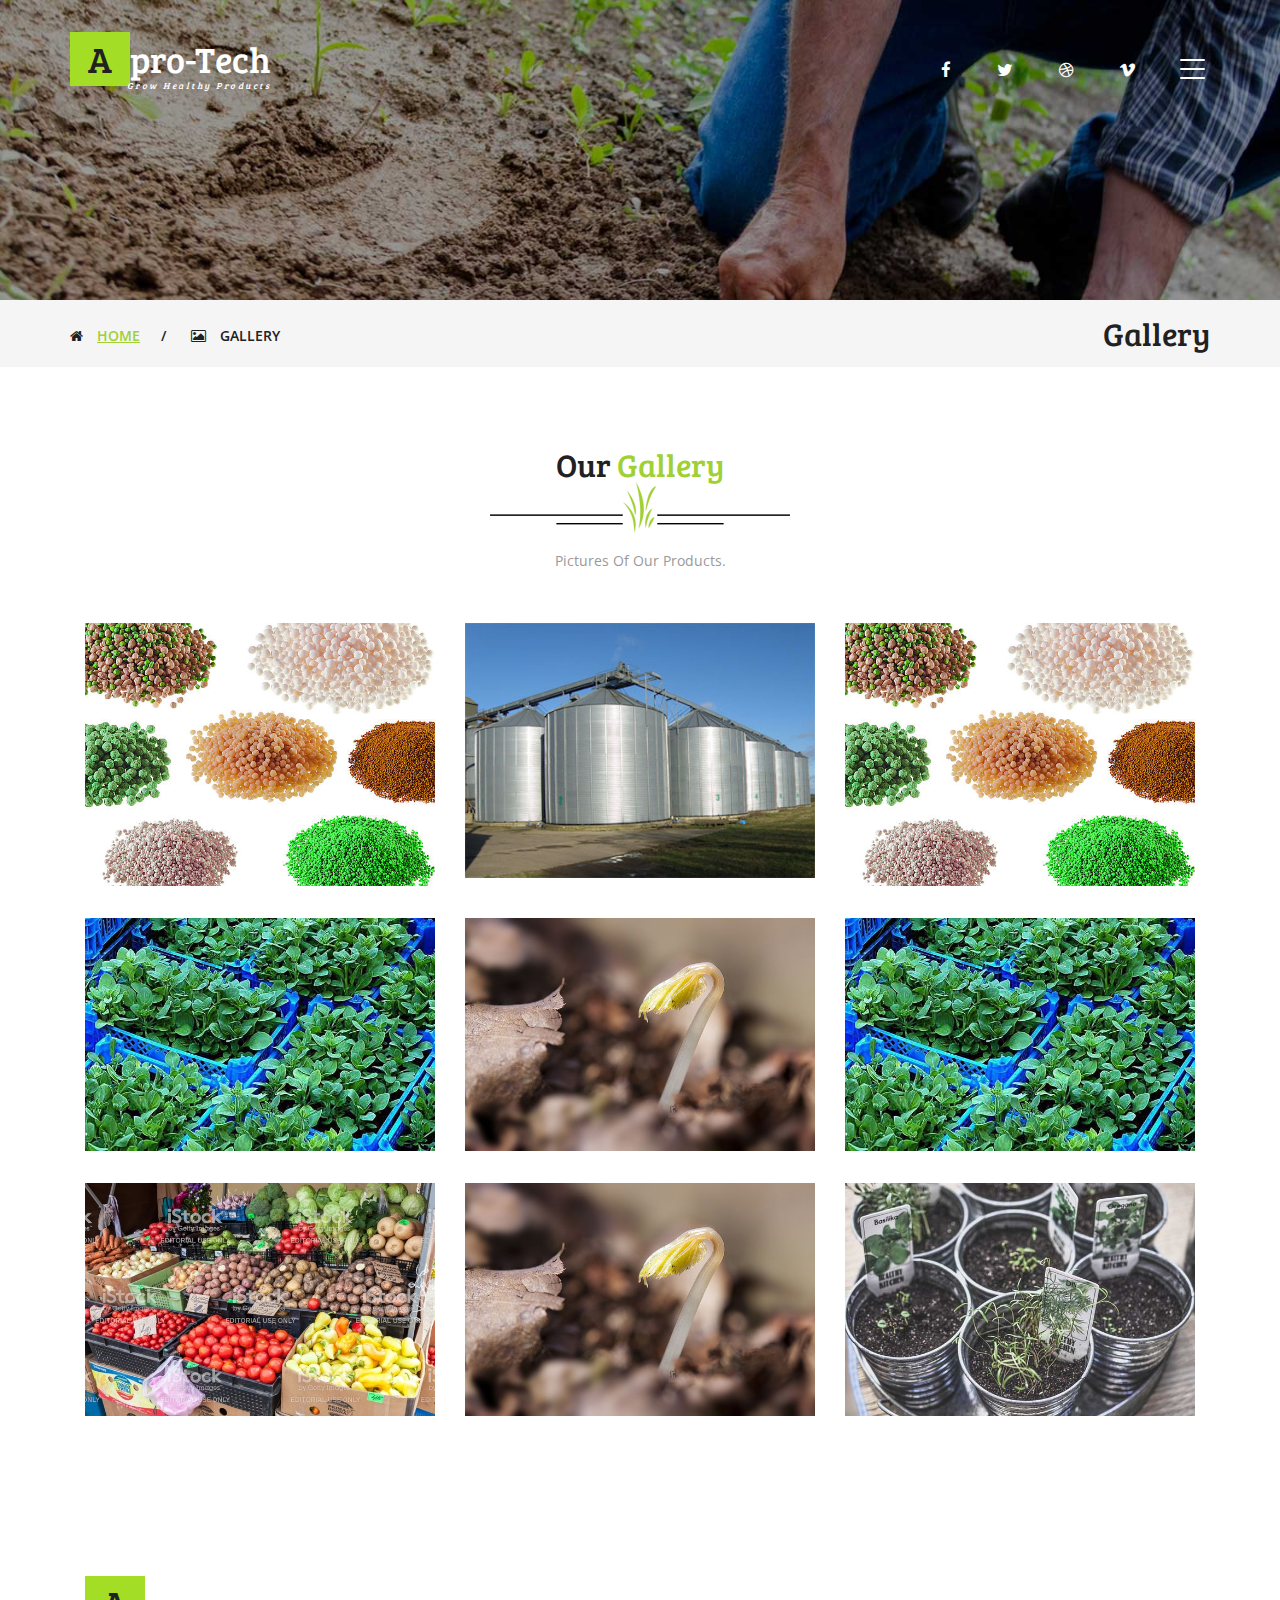
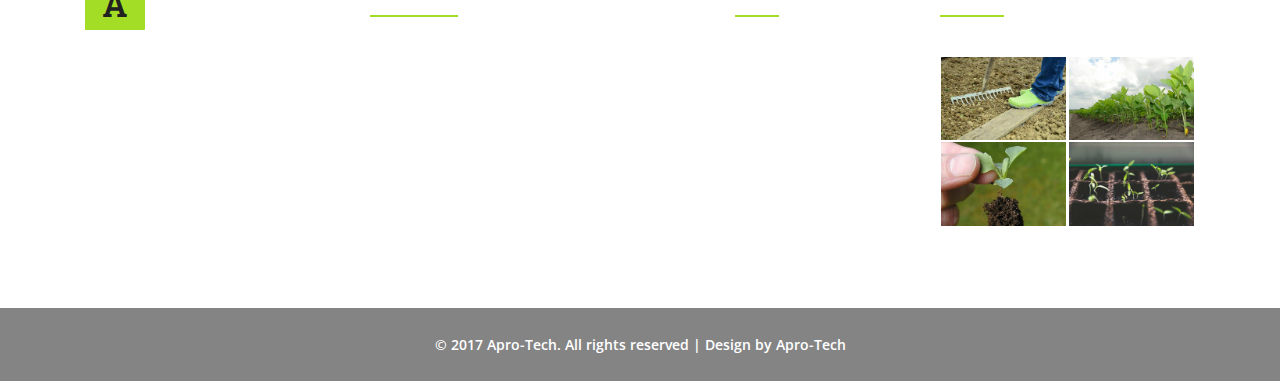
<file: gallery.html>
<!--
author: W3layouts
author URL: http://w3layouts.com
License: Creative Commons Attribution 3.0 Unported
License URL: http://creativecommons.org/licenses/by/3.0/
-->
<!DOCTYPE html>
<html lang="en">
<head>
<title>Apro-Tech</title>
<!-- custom-theme -->
<meta name="viewport" content="width=device-width, initial-scale=1">
<meta http-equiv="Content-Type" content="text/html; charset=utf-8" />
<meta name="keywords" content="Germinate Responsive web template, Bootstrap Web Templates, Flat Web Templates, Android Compatible web template, 
Smartphone Compatible web template, free webdesigns for Nokia, Samsung, LG, SonyEricsson, Motorola web design" />
<script type="application/x-javascript"> addEventListener("load", function() { setTimeout(hideURLbar, 0); }, false);
		function hideURLbar(){ window.scrollTo(0,1); } </script>
<!-- //custom-theme -->
<link href="css/bootstrap.css" rel="stylesheet" type="text/css" media="all" />
<link href="css/style.css" rel="stylesheet" type="text/css" media="all" />
<!-- js -->
<script type="text/javascript" src="js/jquery-2.1.4.min.js"></script>
<!-- //js -->
<!-- gallery -->
<link href="css/lsb.css" rel="stylesheet" type="text/css">
<!-- //gallery -->
<!-- font-awesome-icons -->
<link href="css/font-awesome.css" rel="stylesheet"> 
<!-- //font-awesome-icons -->
<link href="//fonts.googleapis.com/css?family=Bree+Serif&amp;subset=latin-ext" rel="stylesheet">
<link href='//fonts.googleapis.com/css?family=Open+Sans:400,300,300italic,400italic,600,600italic,700,700italic,800,800italic' rel='stylesheet' type='text/css'>
</head>
	
<body>
<!-- banner -->
	<div class="banner1">
		<div class="container">
			<div class="w3_agileits_banner_main_grid">
				<div class="w3_agile_logo">
					<h1><a href="index.html"><span>A</span>pro-Tech<i>Grow healthy products</i></a></h1>
				</div>
				<div class="agile_social_icons_banner">
					<ul class="agileits_social_list">
						<li><a href="#" class="w3_agile_facebook"><i class="fa fa-facebook" aria-hidden="true"></i></a></li>
						<li><a href="#" class="agile_twitter"><i class="fa fa-twitter" aria-hidden="true"></i></a></li>
						<li><a href="#" class="w3_agile_dribble"><i class="fa fa-dribbble" aria-hidden="true"></i></a></li>
						<li><a href="#" class="w3_agile_vimeo"><i class="fa fa-vimeo" aria-hidden="true"></i></a></li>
					</ul>
				</div>
				<div class="agileits_w3layouts_menu">
					<div class="shy-menu">
						<a class="shy-menu-hamburger">
							<span class="layer top"></span>
							<span class="layer mid"></span>
							<span class="layer btm"></span>
						</a>
						<div class="shy-menu-panel">
							<nav class="menu menu--horatio link-effect-8" id="link-effect-8">
								<ul class="w3layouts_menu__list">
									<li><a href="index.html">Home</a></li>
									<li><a href="about.html">About Us</a></li> 
									<li><a href="services.html">Services</a></li>
									<li class="active"><a href="gallery.html">Gallery</a></li> 
									<li><a href="contact.html">Contact Us</a></li>
								</ul>
							</nav>
						</div>
						<div class="clearfix"> </div>
					</div>
				</div>
				<div class="clearfix"> </div>
			</div>
		</div>
	</div>
<!-- banner -->
<!-- bootstrap-pop-up -->
	<div class="modal video-modal fade" id="myModal" tabindex="-1" role="dialog" aria-labelledby="myModal">
		<div class="modal-dialog" role="document">
			<div class="modal-content">
				<div class="modal-header">
					Apro-Tech
					<button type="button" class="close" data-dismiss="modal" aria-label="Close"><span aria-hidden="true">&times;</span></button>						
				</div>
				<section>
					<div class="modal-body">
						<img src="images/4.jpg" alt=" " class="img-responsive" />
						<p>Ut enim ad minima veniam, quis nostrum 
							exercitationem ullam corporis suscipit laboriosam, 
							nisi ut aliquid ex ea commodi consequatur? Quis autem 
							vel eum iure reprehenderit qui in ea voluptate velit 
							esse quam nihil molestiae consequatur, vel illum qui 
							dolorem eum fugiat quo voluptas nulla pariatur.
							<i>" Quis autem vel eum iure reprehenderit qui in ea voluptate velit 
								esse quam nihil molestiae consequatur.</i></p>
					</div>
				</section>
			</div>
		</div>
	</div>
<!-- //bootstrap-pop-up -->
<!-- breadcrumbs -->
	<div class="breadcrumbs">
		<div class="container">
			<div class="w3layouts_breadcrumbs_left">
				<ul>
					<li><i class="fa fa-home" aria-hidden="true"></i><a href="index.html">Home</a><span>/</span></li>
					<li><i class="fa fa-picture-o" aria-hidden="true"></i>Gallery</li>
				</ul>
			</div>
			<div class="w3layouts_breadcrumbs_right">
				<h2>Gallery</h2>
			</div>
			<div class="clearfix"> </div>
		</div>
	</div>
<!-- //breadcrumbs -->
<!-- gallery -->
	<div class="welcome">
		<div class="container">
			<h3 class="agileits_w3layouts_head">Our <span>Gallery</span></h3>
			<div class="w3_agile_image">
				<img src="images/1.png" alt=" " class="img-responsive" />
			</div>
			<p class="agile_para">Pictures Of Our Products.</p>
			<div class="w3layouts_gallery_grids">	
				<div class="col-md-4 w3layouts_gallery_grid">
					<a href="images/62.jpg" class="lsb-preview" data-lsb-group="header">
						<div class="w3layouts_news_grid">
							<img src="images/62.jpg" alt=" " class="img-responsive">
							<div class="w3layouts_news_grid_pos">
								<div class="wthree_text"><h3>Our Product</h3></div>
							</div>
						</div>
					</a>
				</div>
				<div class="col-md-4 w3layouts_gallery_grid">
					<a href="images/52.jpg" class="lsb-preview" data-lsb-group="header">
						<div class="w3layouts_news_grid">
							<img src="images/52.jpg" alt=" " class="img-responsive">
							<div class="w3layouts_news_grid_pos">
								<div class="wthree_text"><h3>Our Product</h3></div>
							</div>
						</div>
					</a>
				</div>
				<div class="col-md-4 w3layouts_gallery_grid">
					<a href="images/62.jpg" class="lsb-preview" data-lsb-group="header">
						<div class="w3layouts_news_grid">
							<img src="images/62.jpg" alt=" " class="img-responsive">
							<div class="w3layouts_news_grid_pos">
								<div class="wthree_text"><h3>Our Product</h3></div>
							</div>
						</div>
					</a>
				</div>
				<div class="col-md-4 w3layouts_gallery_grid">
					<a href="images/17.jpg" class="lsb-preview" data-lsb-group="header">
						<div class="w3layouts_news_grid">
							<img src="images/17.jpg" alt=" " class="img-responsive">
							<div class="w3layouts_news_grid_pos">
								<div class="wthree_text"><h3>Our Product</h3></div>
							</div>
						</div>
					</a>
				</div>
				<div class="col-md-4 w3layouts_gallery_grid">
					<a href="images/19.jpg" class="lsb-preview" data-lsb-group="header">
						<div class="w3layouts_news_grid">
							<img src="images/19.jpg" alt=" " class="img-responsive">
							<div class="w3layouts_news_grid_pos">
								<div class="wthree_text"><h3>Our Product</h3></div>
							</div>
						</div>
					</a>
				</div>
				<div class="col-md-4 w3layouts_gallery_grid">
					<a href="images/17.jpg" class="lsb-preview" data-lsb-group="header">
						<div class="w3layouts_news_grid">
							<img src="images/17.jpg" alt=" " class="img-responsive">
							<div class="w3layouts_news_grid_pos">
								<div class="wthree_text"><h3>Our Product</h3></div>
							</div>
						</div>
					</a>
				</div>
				<div class="col-md-4 w3layouts_gallery_grid">
					<a href="images/32.jpg" class="lsb-preview" data-lsb-group="header">
						<div class="w3layouts_news_grid">
							<img src="images/32.jpg" alt=" " class="img-responsive">
							<div class="w3layouts_news_grid_pos">
								<div class="wthree_text"><h3>Our Product</h3></div>
							</div>
						</div>
					</a>
				</div>
				<div class="col-md-4 w3layouts_gallery_grid">
					<a href="images/19.jpg" class="lsb-preview" data-lsb-group="header">
						<div class="w3layouts_news_grid">
							<img src="images/19.jpg" alt=" " class="img-responsive">
							<div class="w3layouts_news_grid_pos">
								<div class="wthree_text"><h3>Our Product</h3></div>
							</div>
						</div>
					</a>
				</div>
				<div class="col-md-4 w3layouts_gallery_grid">
					<a href="images/20.jpg" class="lsb-preview" data-lsb-group="header">
						<div class="w3layouts_news_grid">
							<img src="images/20.jpg" alt=" " class="img-responsive">
							<div class="w3layouts_news_grid_pos">
								<div class="wthree_text"><h3>Our Product</h3></div>
							</div>
						</div>
					</a>
				</div>
				<div class="clearfix"> </div>
			</div>
		</div>
	</div>
<!-- //gallery -->
	<script src="js/lsb.min.js"></script>
	<script>
	$(window).load(function() {
		  $.fn.lightspeedBox();
		});
	</script>
<!-- footer -->
	<div class="footer">
		<div class="container">
			<div class="w3agile_footer_grids">
				<div class="col-md-3 agileinfo_footer_grid">
					<div class="agileits_w3layouts_footer_logo">
						<h2><a href="index.html"><span>A</span>pro-Tech<i>Grow healthy products</i></a></h2>
					</div>
				</div>
				<div class="col-md-4 agileinfo_footer_grid">
					<h3>Contact Info</h3>
					<h4>Call Us <span>+234 816 077 7136</span></h4>
					<p>My Company, Apro-Tech <span>8907 nhub.</span></p>
					<ul class="agileits_social_list">
						<li><a href="#" class="w3_agile_facebook"><i class="fa fa-facebook" aria-hidden="true"></i></a></li>
						<li><a href="#" class="agile_twitter"><i class="fa fa-twitter" aria-hidden="true"></i></a></li>
						<li><a href="#" class="w3_agile_dribble"><i class="fa fa-dribbble" aria-hidden="true"></i></a></li>
						<li><a href="#" class="w3_agile_vimeo"><i class="fa fa-vimeo" aria-hidden="true"></i></a></li>
					</ul>
				</div>
				<div class="col-md-2 agileinfo_footer_grid agileinfo_footer_grid1">
					<h3>Navigation</h3>
					<ul class="w3layouts_footer_nav">
						<li><a href="index.html"><i class="fa fa-long-arrow-right" aria-hidden="true"></i>Home</a></li>
						<!-- <li><a href="icons.html"><i class="fa fa-long-arrow-right" aria-hidden="true"></i>Web Icons</a></li> -->
						<!-- <li><a href="typography.html"><i class="fa fa-long-arrow-right" aria-hidden="true"></i>Typography</a></li> -->
						<li><a href="contact.html"><i class="fa fa-long-arrow-right" aria-hidden="true"></i>Contact Us</a></li>
					</ul>
				</div>
				<div class="col-md-3 agileinfo_footer_grid">
					<h3>Blog Posts</h3>
					<div class="agileinfo_footer_grid_left">
						<a href="#" data-toggle="modal" data-target="#myModal"><img src="images/6.jpg" alt=" " class="img-responsive" /></a>
					</div>
					<div class="agileinfo_footer_grid_left">
						<a href="#" data-toggle="modal" data-target="#myModal"><img src="images/2.jpg" alt=" " class="img-responsive" /></a>
					</div>
					<div class="agileinfo_footer_grid_left">
						<a href="#" data-toggle="modal" data-target="#myModal"><img src="images/5.jpg" alt=" " class="img-responsive" /></a>
					</div>
					<div class="agileinfo_footer_grid_left">
						<a href="#" data-toggle="modal" data-target="#myModal"><img src="images/3.jpg" alt=" " class="img-responsive" /></a>
					</div>
					<div class="clearfix"> </div>
				</div>
				<div class="clearfix"> </div>
			</div>
		</div>
		<div class="w3_agileits_footer_copy">
			<div class="container">
				<p>© 2017 Apro-Tech. All rights reserved | Design by Apro-Tech</p>
			</div>
		</div>
	</div>
<!-- //footer -->
<!-- menu -->
	<script>
		$(function() {
			
			initDropDowns($("div.shy-menu"));

		});

		function initDropDowns(allMenus) {

			allMenus.children(".shy-menu-hamburger").on("click", function() {
				
				var thisTrigger = jQuery(this),
					thisMenu = thisTrigger.parent(),
					thisPanel = thisTrigger.next();

				if (thisMenu.hasClass("is-open")) {

					thisMenu.removeClass("is-open");

				} else {			
					
					allMenus.removeClass("is-open");	
					thisMenu.addClass("is-open");
					thisPanel.on("click", function(e) {
						e.stopPropagation();
					});
				}
				
				return false;
			});
		}
	</script>
<!-- //menu -->
<!-- start-smoth-scrolling -->
<script type="text/javascript" src="js/move-top.js"></script>
<script type="text/javascript" src="js/easing.js"></script>
<script type="text/javascript">
	jQuery(document).ready(function($) {
		$(".scroll").click(function(event){		
			event.preventDefault();
			$('html,body').animate({scrollTop:$(this.hash).offset().top},1000);
		});
	});
</script>
<!-- start-smoth-scrolling -->
<!-- for bootstrap working -->
	<script src="js/bootstrap.js"></script>
<!-- //for bootstrap working -->
<!-- here stars scrolling icon -->
	<script type="text/javascript">
		$(document).ready(function() {
			/*
				var defaults = {
				containerID: 'toTop', // fading element id
				containerHoverID: 'toTopHover', // fading element hover id
				scrollSpeed: 1200,
				easingType: 'linear' 
				};
			*/
								
			$().UItoTop({ easingType: 'easeOutQuart' });
								
			});
	</script>
<!-- //here ends scrolling icon -->
</body>
</html>
</file>
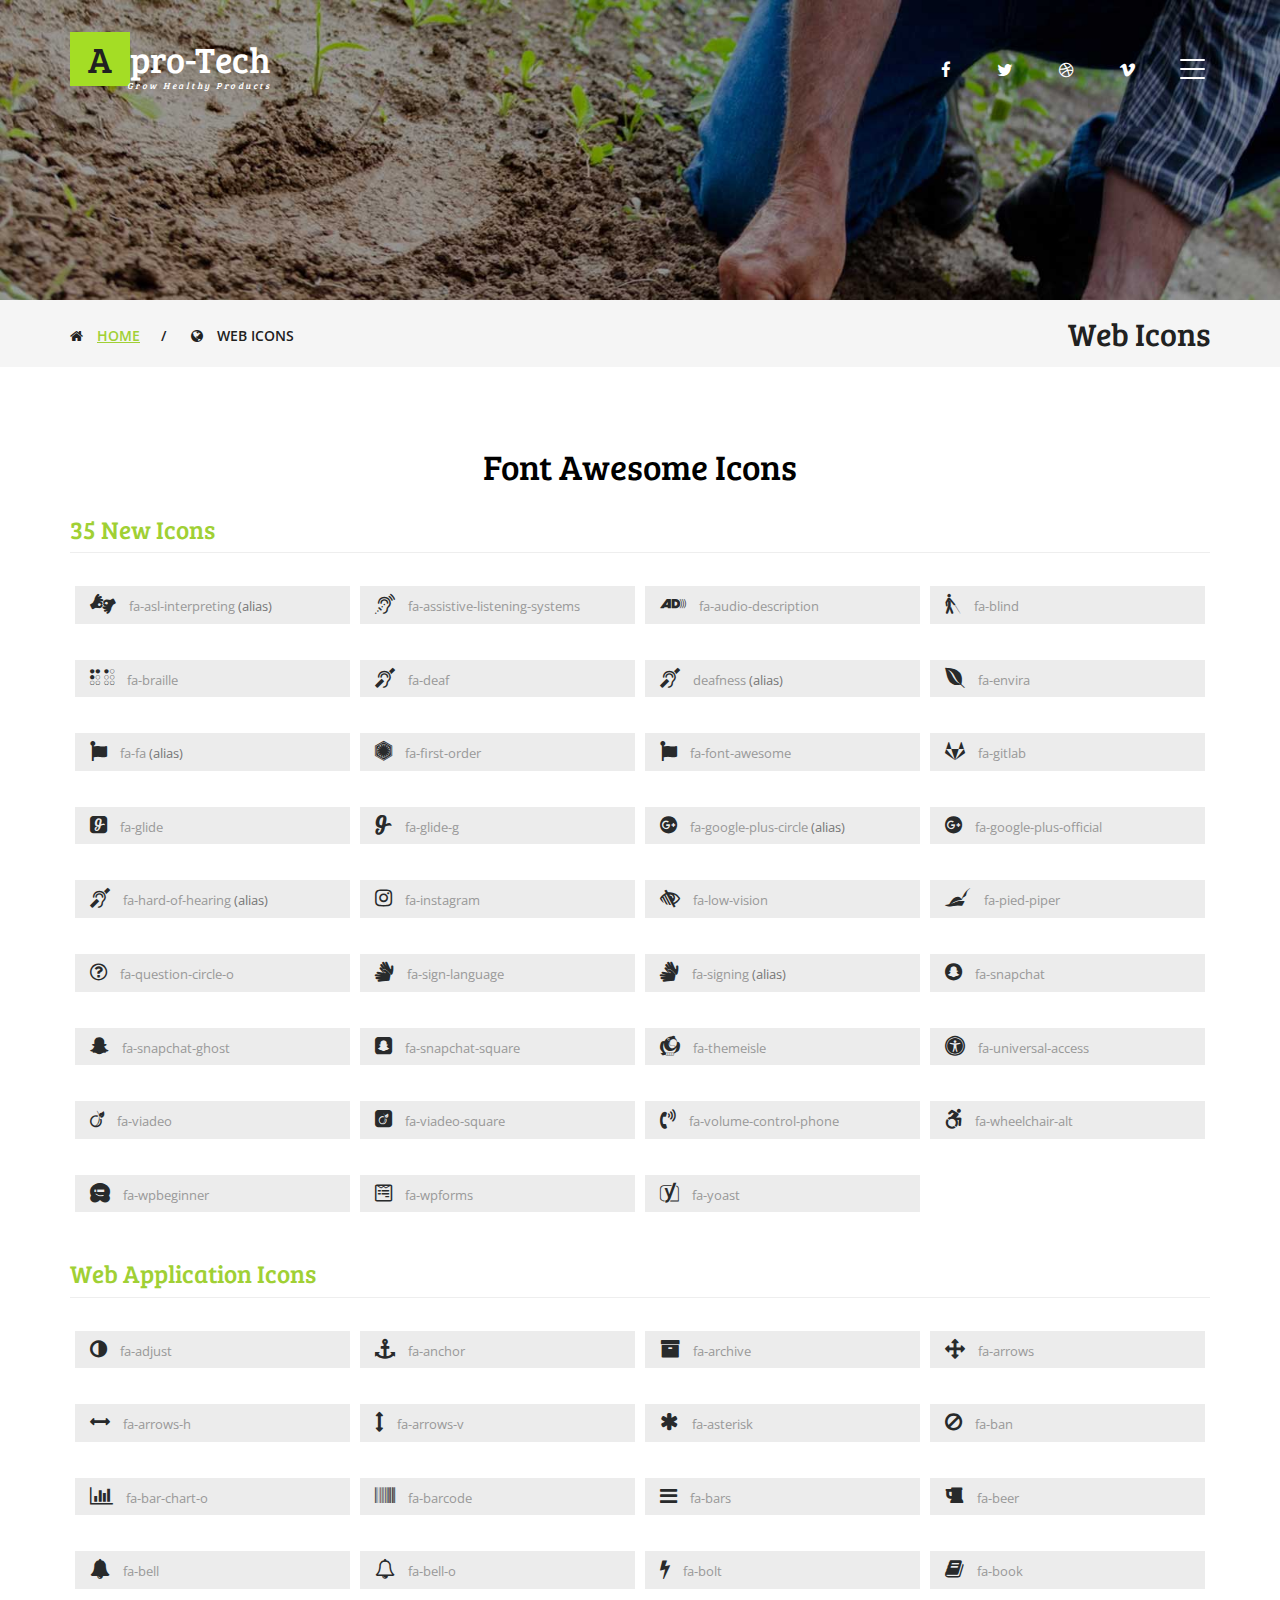
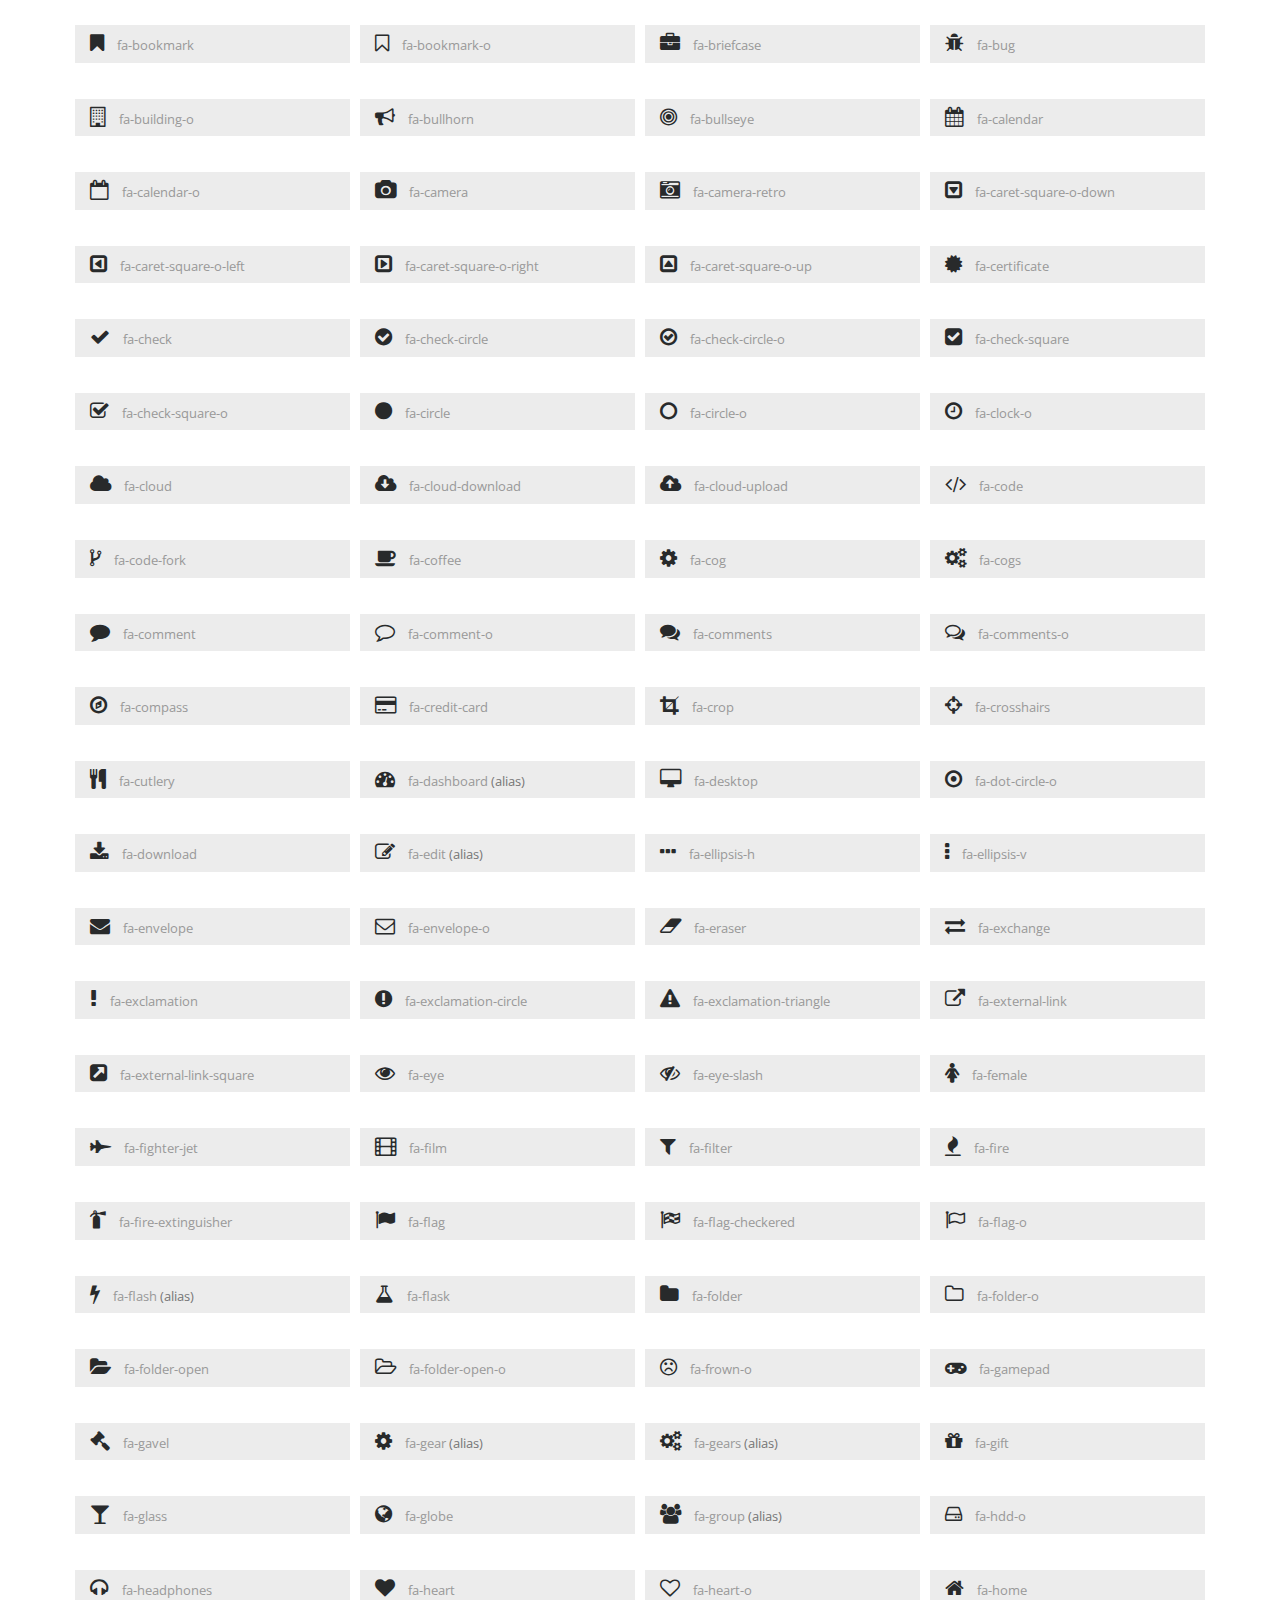
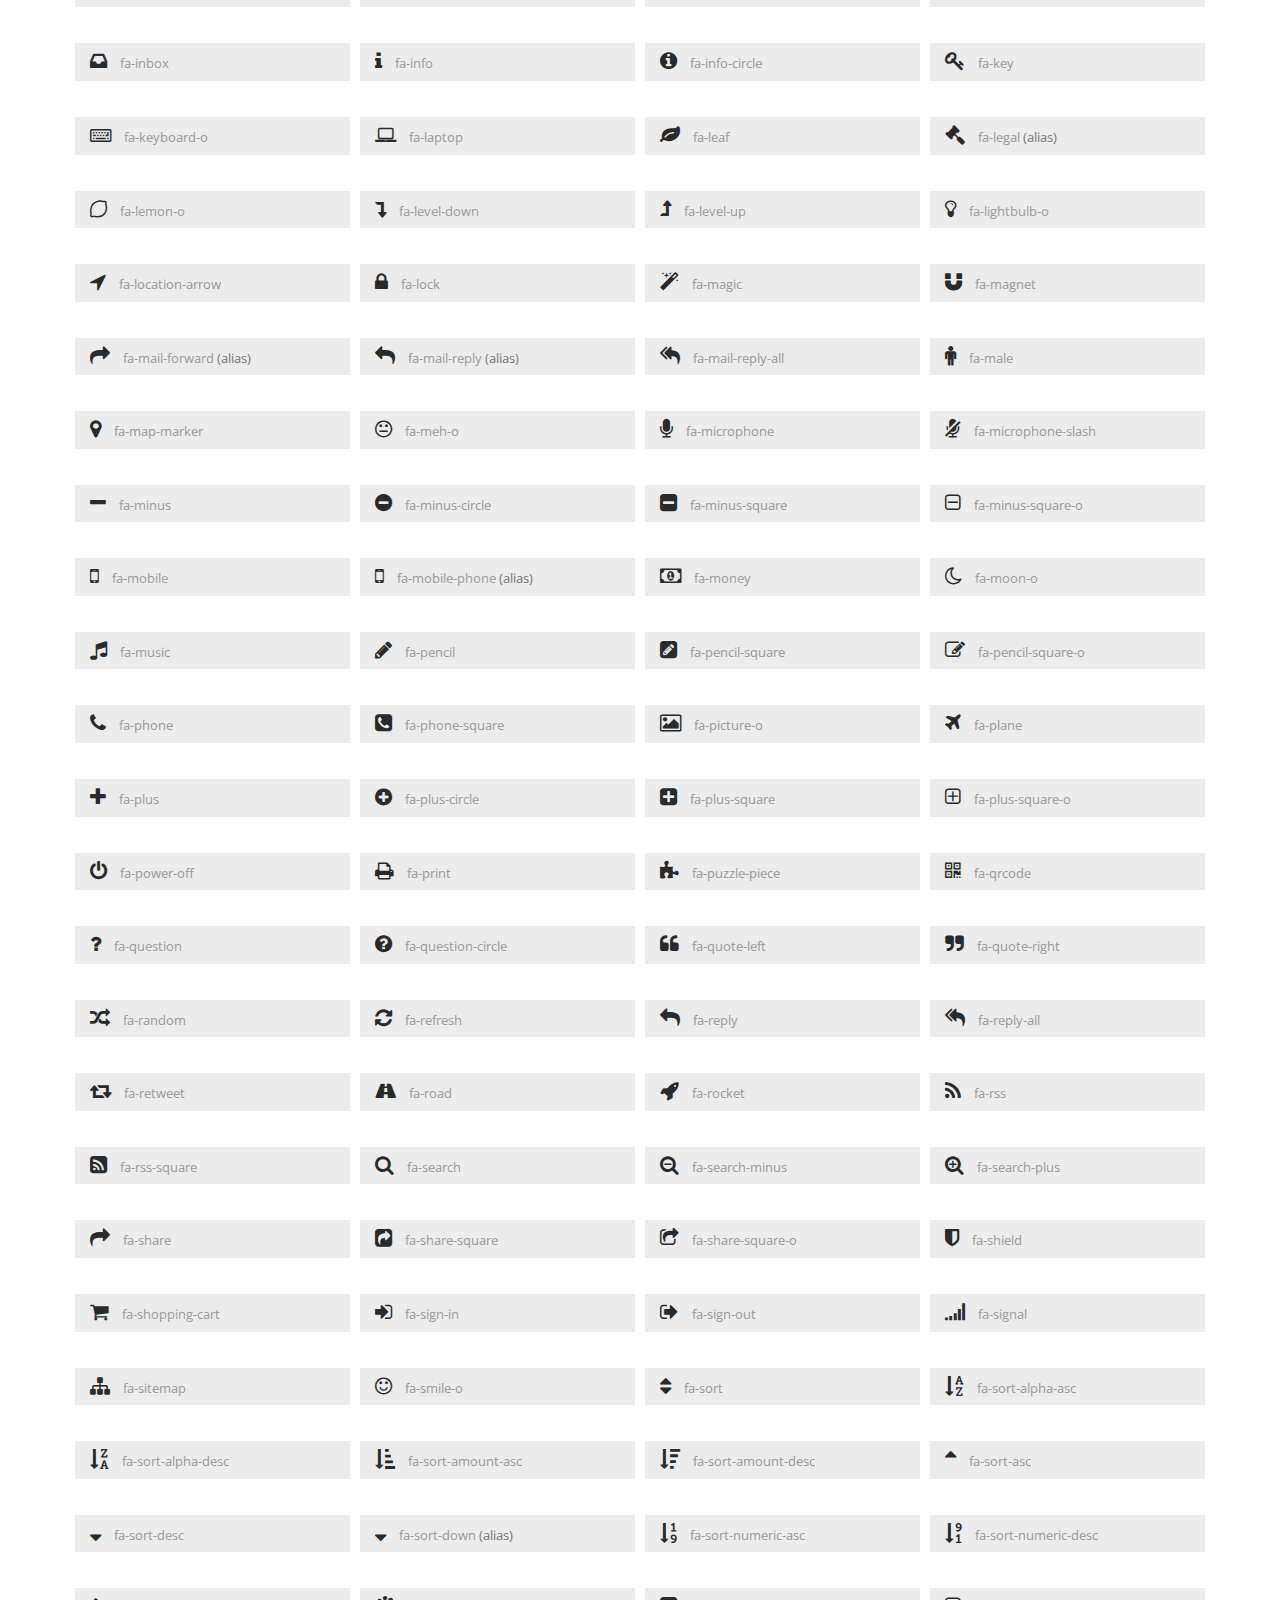
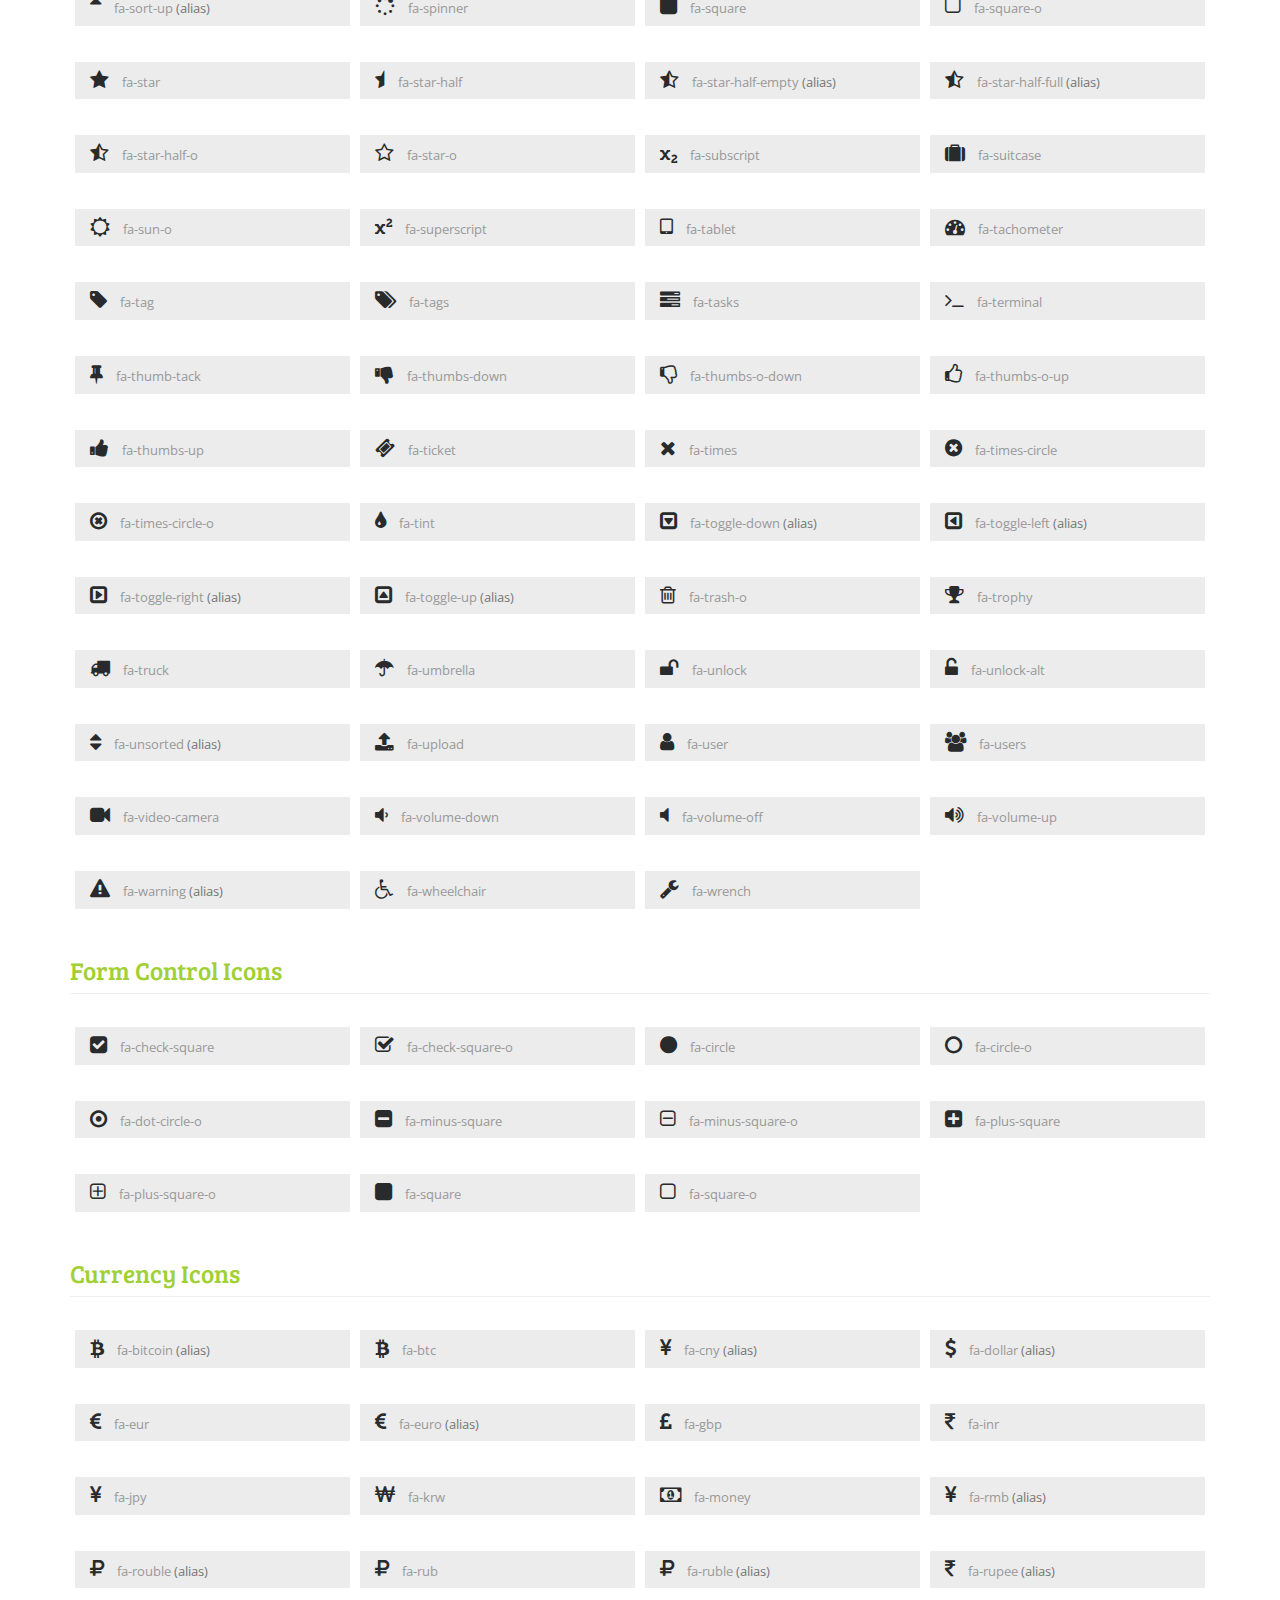
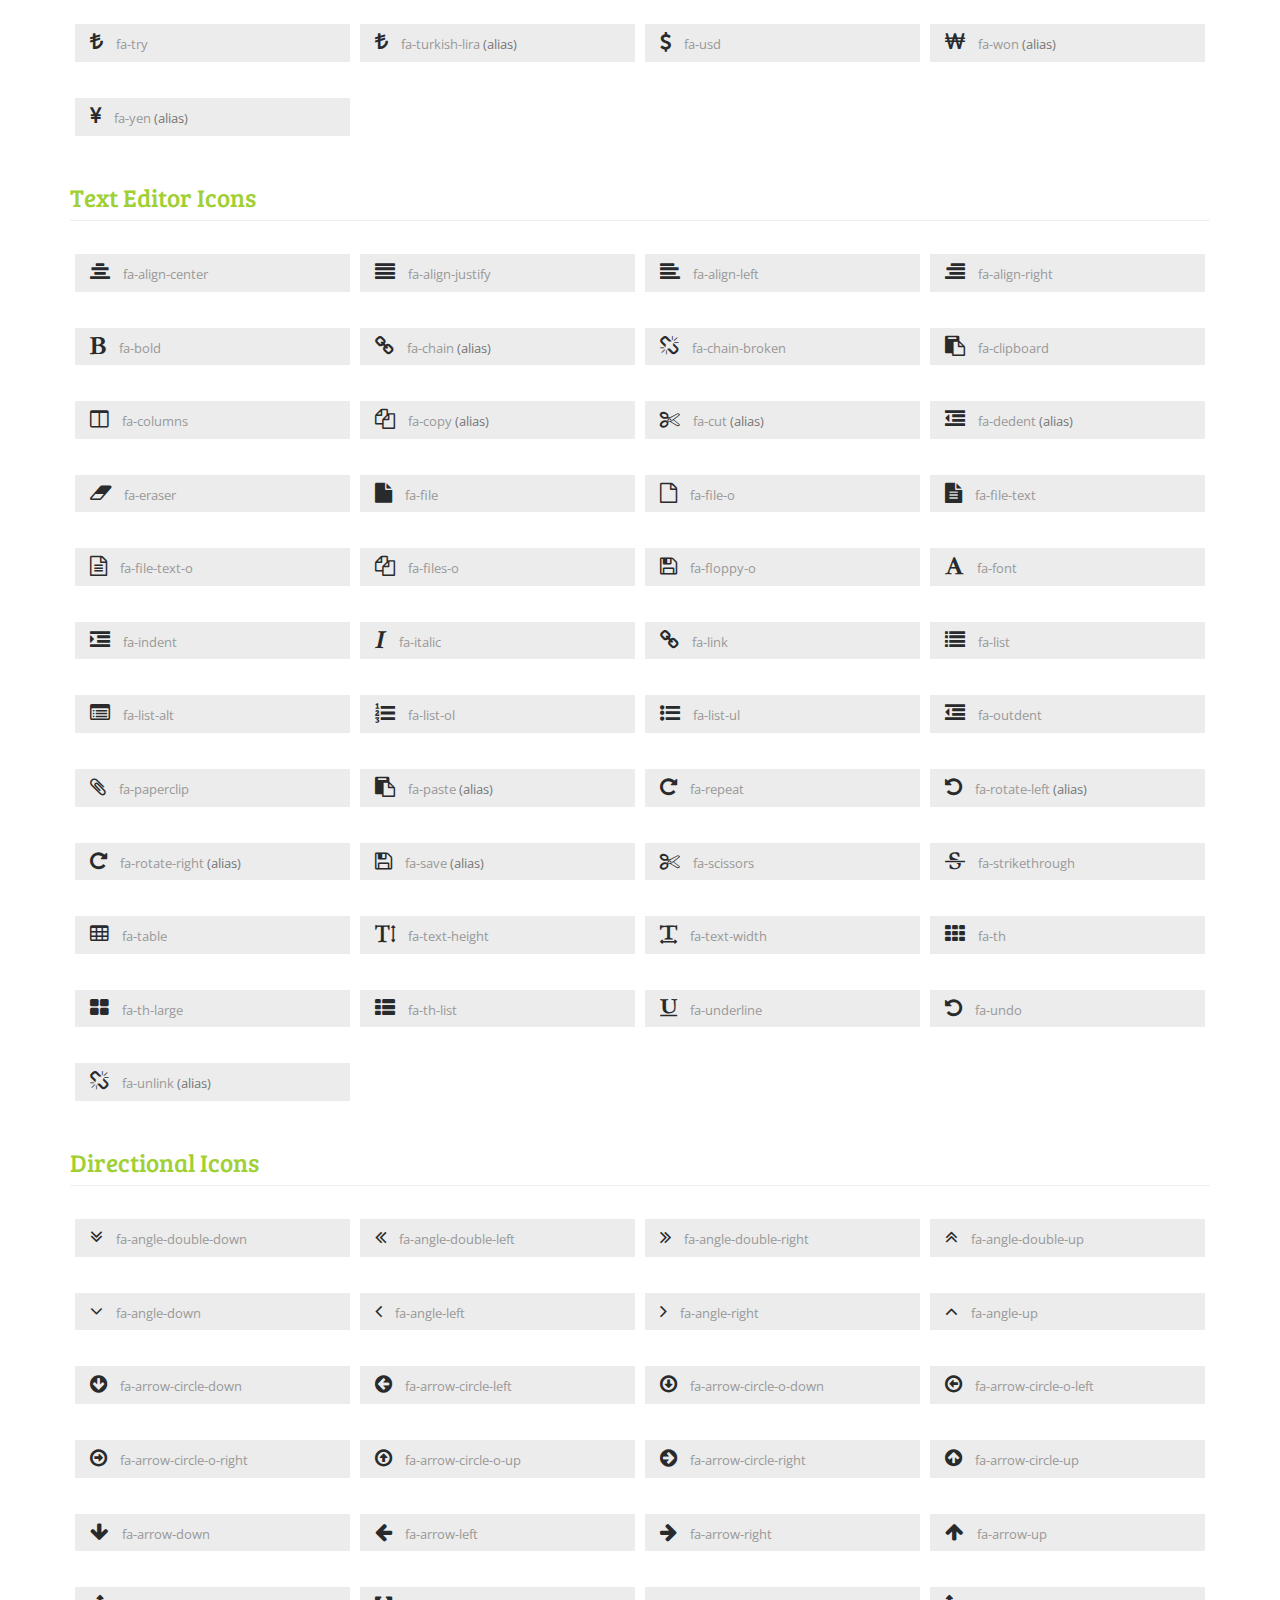
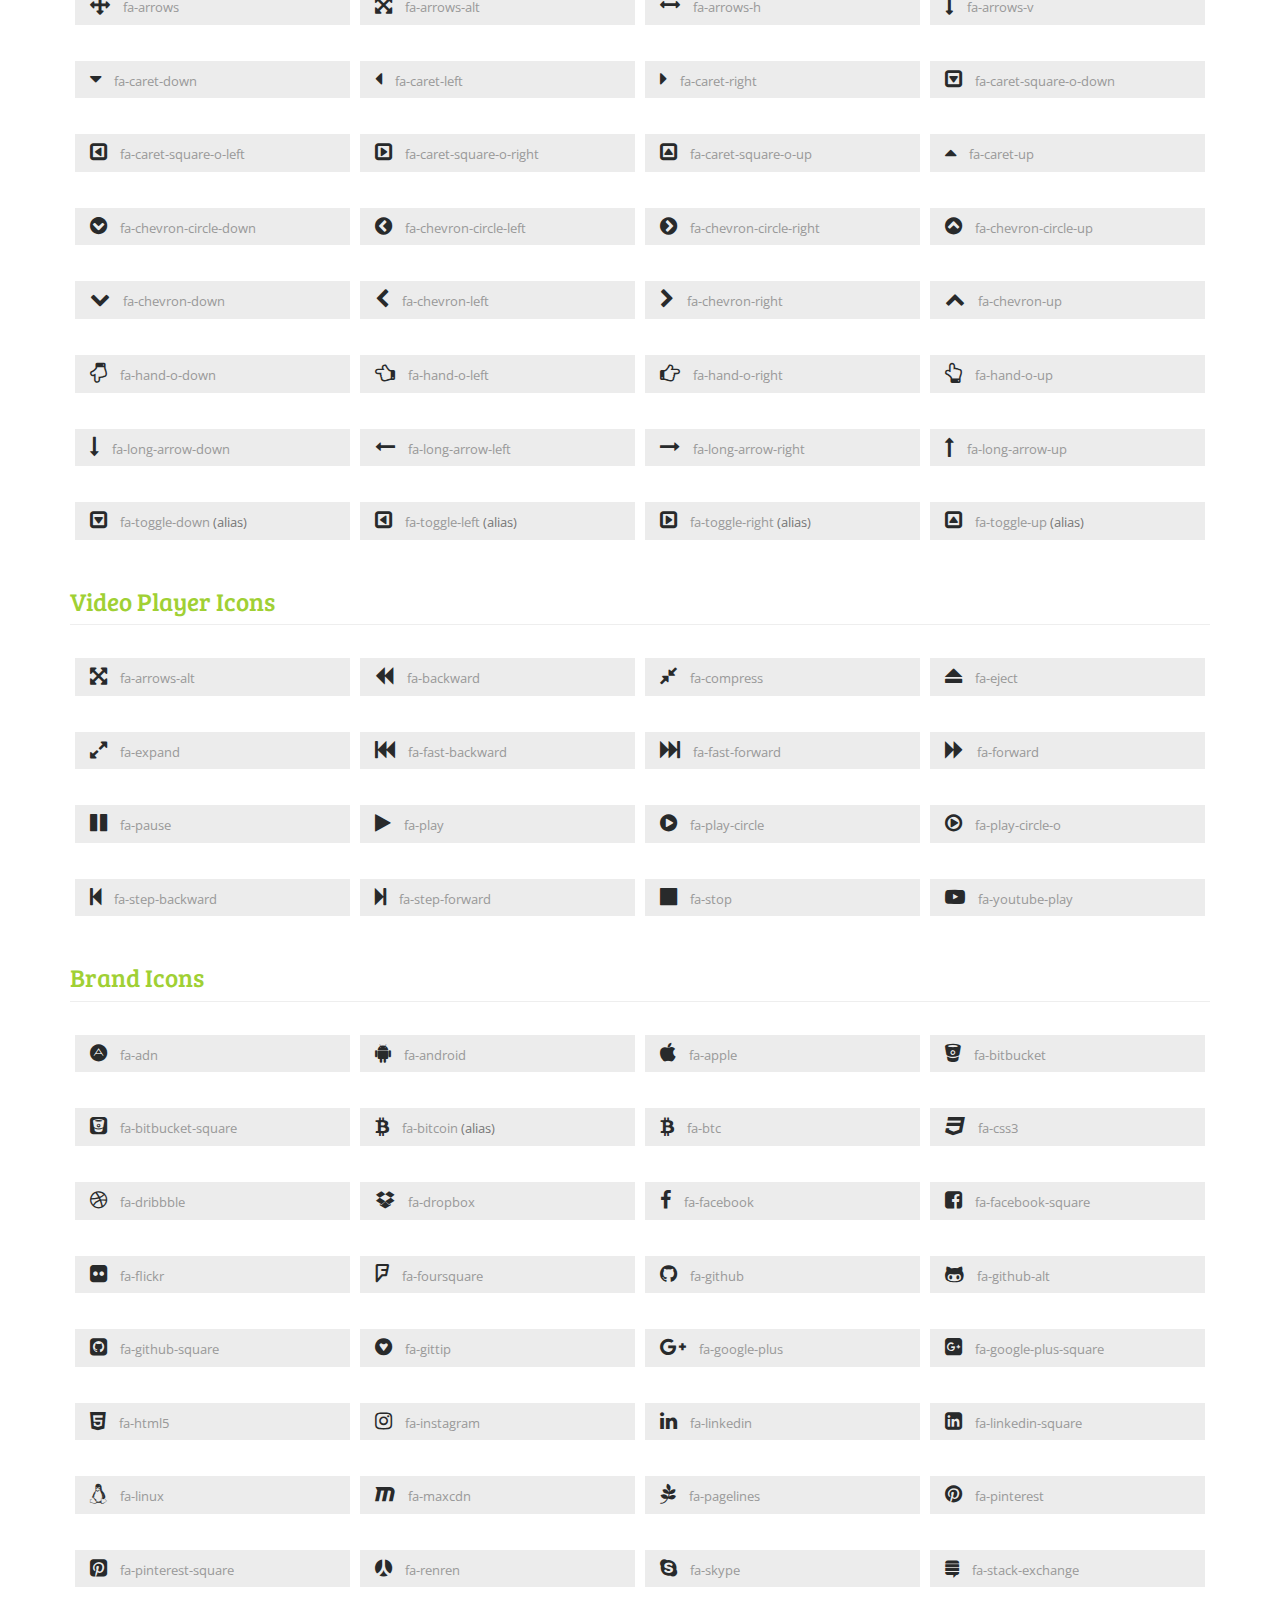
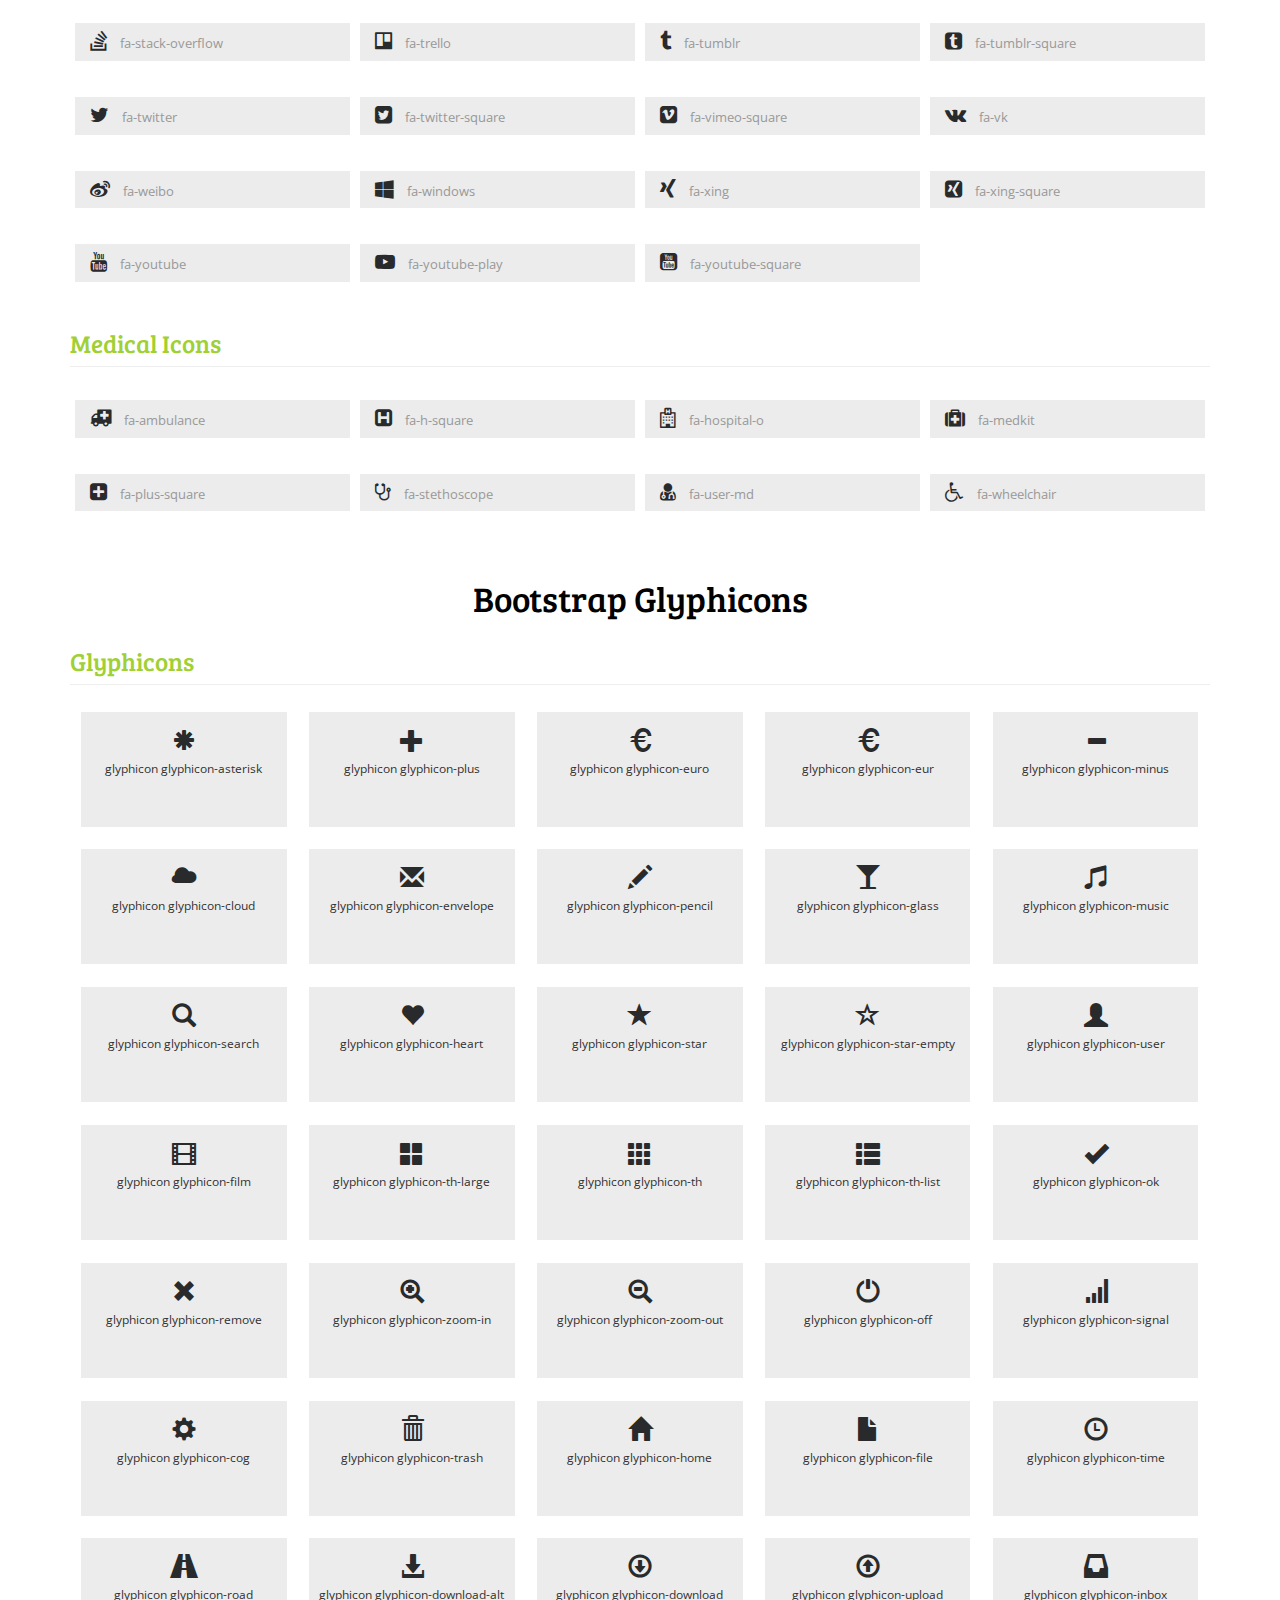
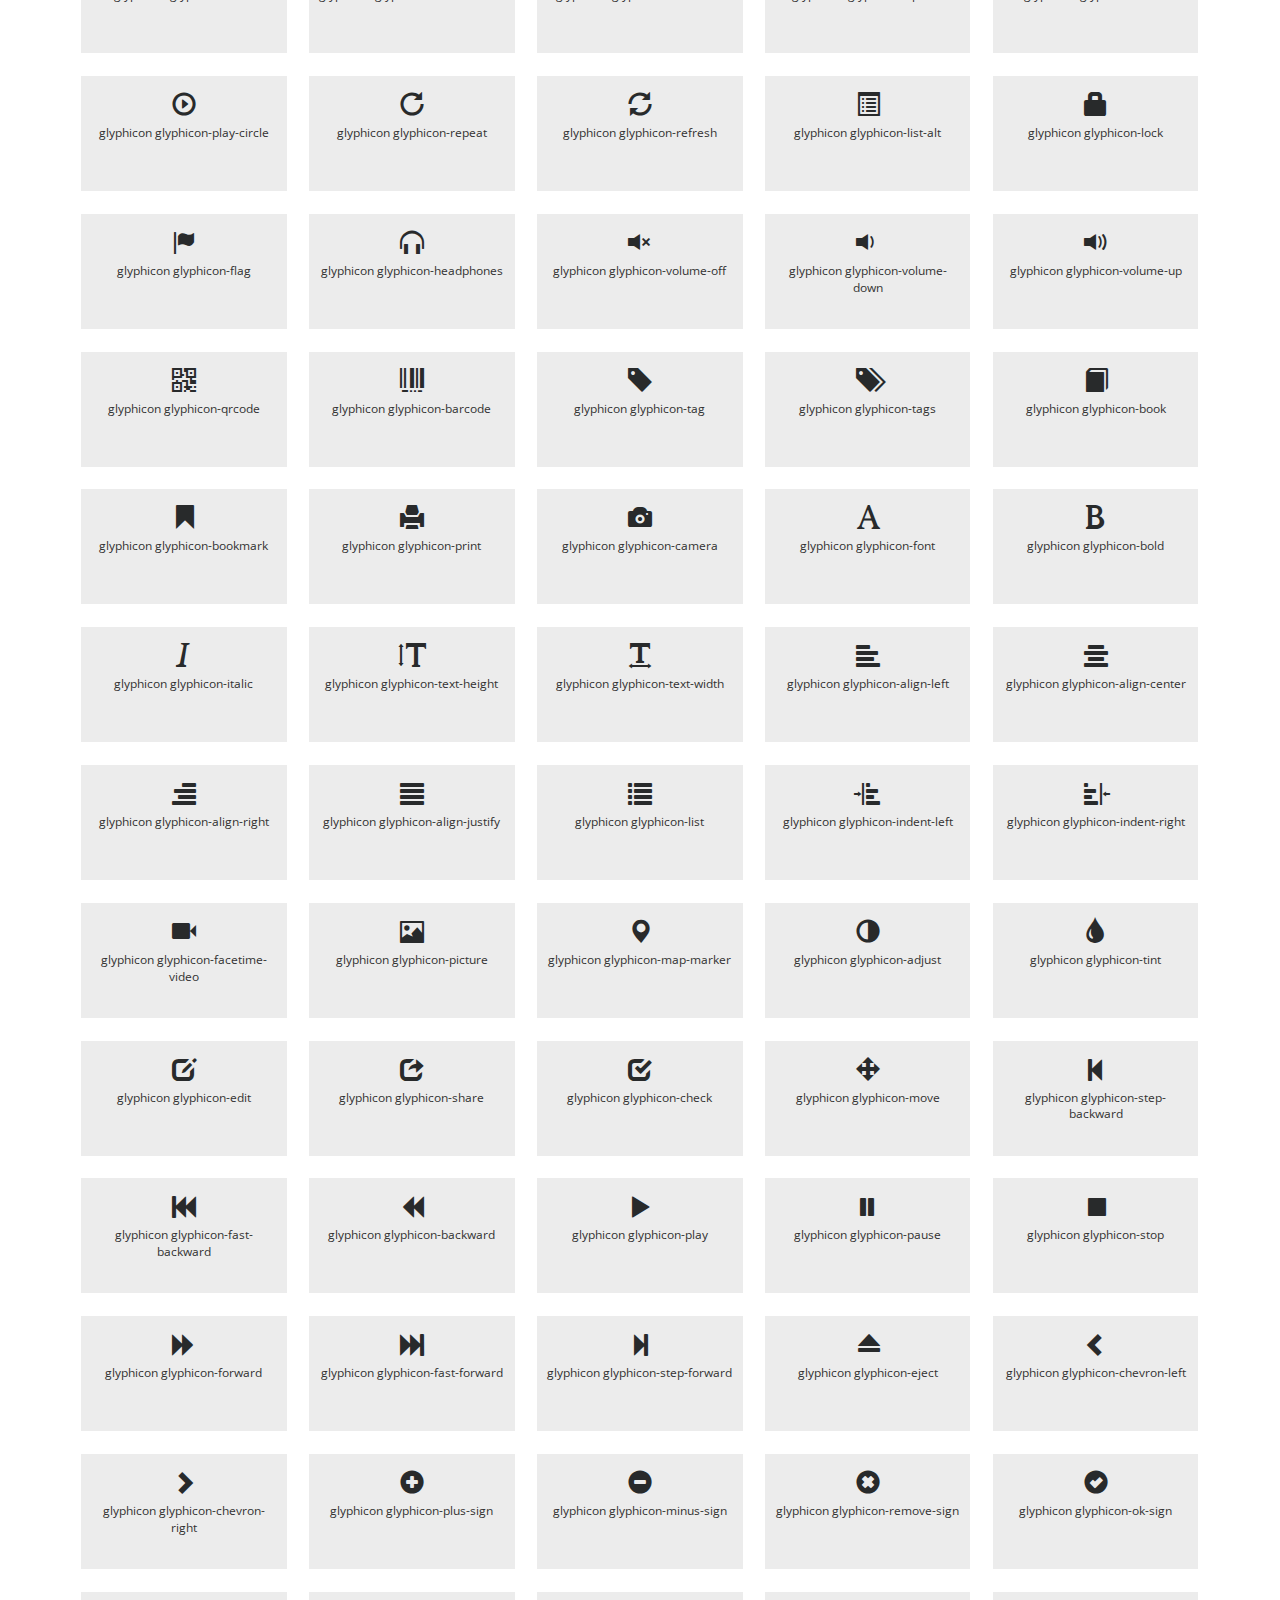
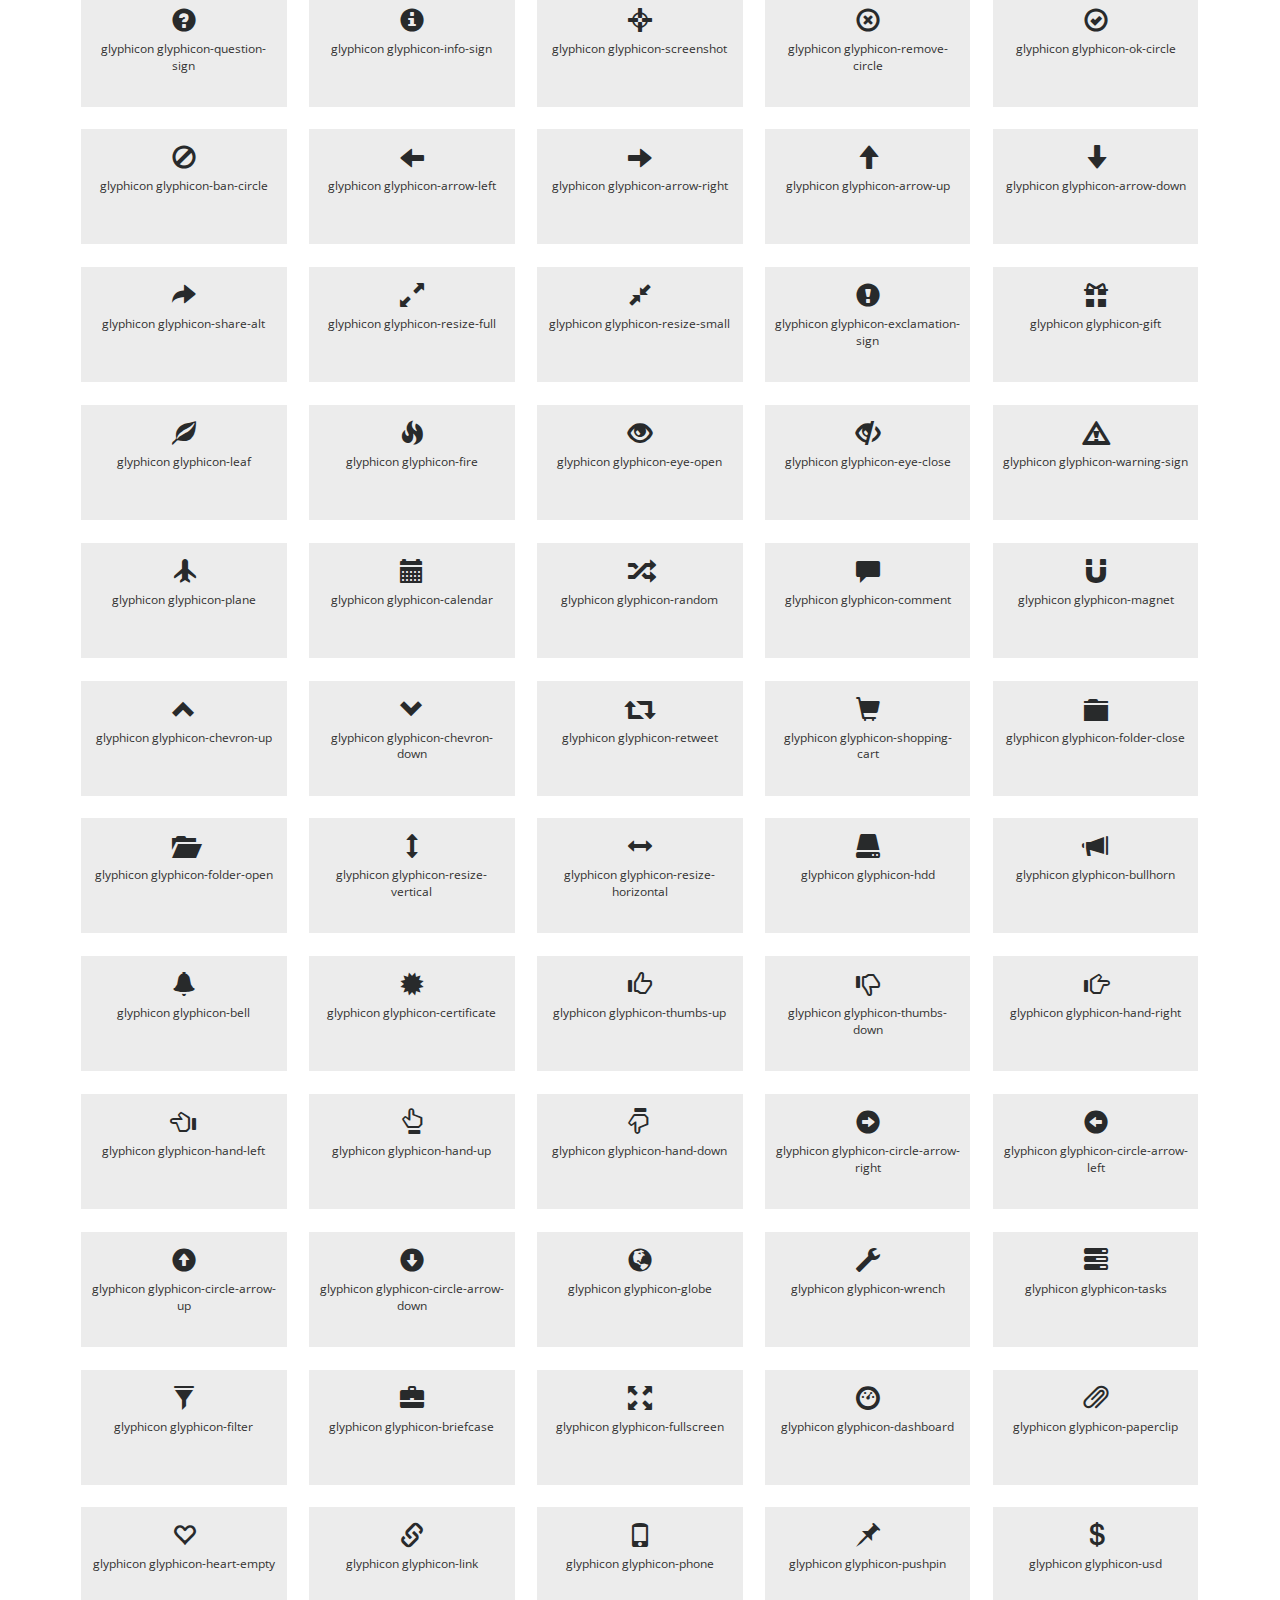
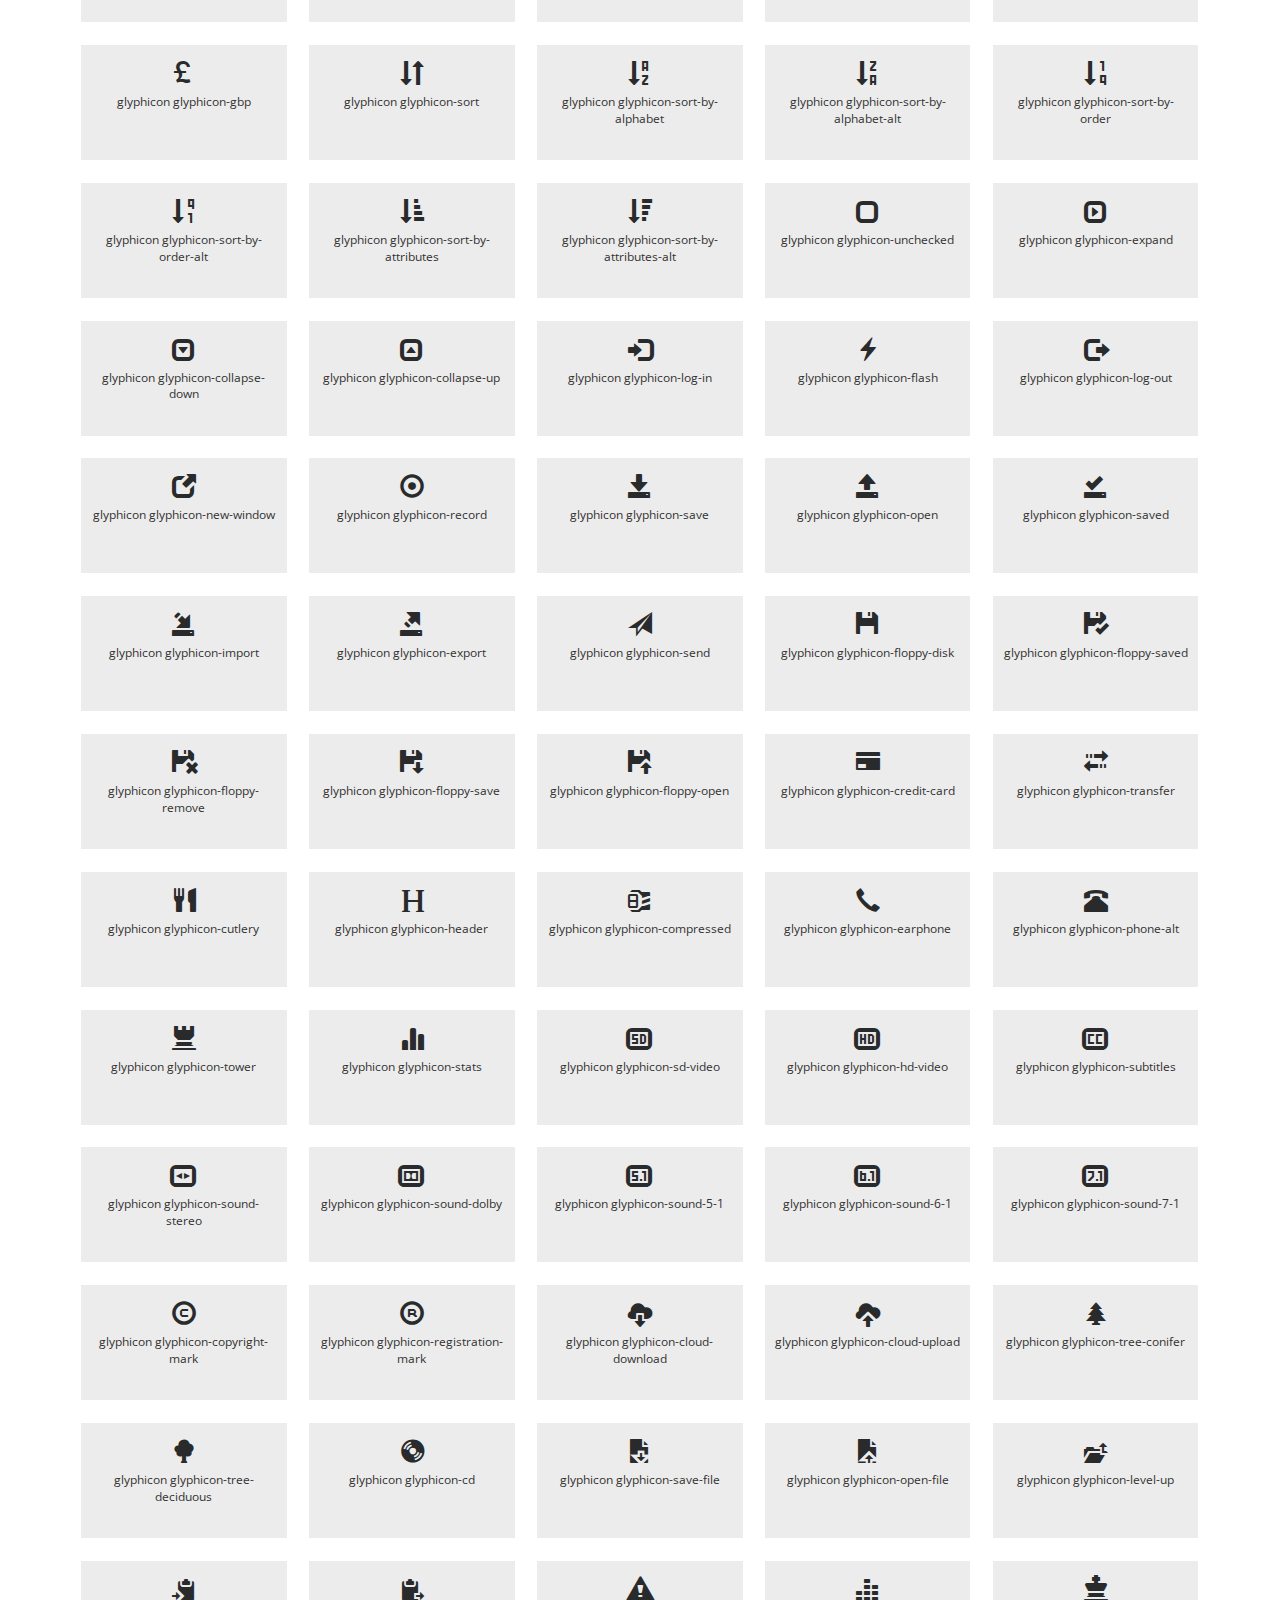
<file: icons.html>
<!--
author: W3layouts
author URL: http://w3layouts.com
License: Creative Commons Attribution 3.0 Unported
License URL: http://creativecommons.org/licenses/by/3.0/
-->
<!DOCTYPE html>
<html lang="en">
<head>
<title>Apro-Tech</title>
<!-- custom-theme -->
<meta name="viewport" content="width=device-width, initial-scale=1">
<meta http-equiv="Content-Type" content="text/html; charset=utf-8" />
<meta name="keywords" content="Germinate Responsive web template, Bootstrap Web Templates, Flat Web Templates, Android Compatible web template, 
Smartphone Compatible web template, free webdesigns for Nokia, Samsung, LG, SonyEricsson, Motorola web design" />
<script type="application/x-javascript"> addEventListener("load", function() { setTimeout(hideURLbar, 0); }, false);
		function hideURLbar(){ window.scrollTo(0,1); } </script>
<!-- //custom-theme -->
<link href="css/bootstrap.css" rel="stylesheet" type="text/css" media="all" />
<link href="css/style.css" rel="stylesheet" type="text/css" media="all" />
<!-- js -->
<script type="text/javascript" src="js/jquery-2.1.4.min.js"></script>
<!-- //js -->
<!-- font-awesome-icons -->
<link href="css/font-awesome.css" rel="stylesheet"> 
<!-- //font-awesome-icons -->
<link href="//fonts.googleapis.com/css?family=Bree+Serif&amp;subset=latin-ext" rel="stylesheet">
<link href='//fonts.googleapis.com/css?family=Open+Sans:400,300,300italic,400italic,600,600italic,700,700italic,800,800italic' rel='stylesheet' type='text/css'>
</head>
	
<body>
<!-- banner -->
	<div class="banner1">
		<div class="container">
			<div class="w3_agileits_banner_main_grid">
				<div class="w3_agile_logo">
					<h1><a href="index.html"><span>A</span>pro-Tech<i>Grow healthy products</i></a></h1>
				</div>
				<div class="agile_social_icons_banner">
					<ul class="agileits_social_list">
						<li><a href="#" class="w3_agile_facebook"><i class="fa fa-facebook" aria-hidden="true"></i></a></li>
						<li><a href="#" class="agile_twitter"><i class="fa fa-twitter" aria-hidden="true"></i></a></li>
						<li><a href="#" class="w3_agile_dribble"><i class="fa fa-dribbble" aria-hidden="true"></i></a></li>
						<li><a href="#" class="w3_agile_vimeo"><i class="fa fa-vimeo" aria-hidden="true"></i></a></li>
					</ul>
				</div>
				<div class="agileits_w3layouts_menu">
					<div class="shy-menu">
						<a class="shy-menu-hamburger">
							<span class="layer top"></span>
							<span class="layer mid"></span>
							<span class="layer btm"></span>
						</a>
						<div class="shy-menu-panel">
							<nav class="menu menu--horatio link-effect-8" id="link-effect-8">
								<ul class="w3layouts_menu__list">
									<li><a href="index.html">Home</a></li>
									<li><a href="about.html">About Us</a></li> 
									<li><a href="services.html">Services</a></li>
									<li><a href="gallery.html">Gallery</a></li> 
									<li><a href="contact.html">Contact Us</a></li>
								</ul>
							</nav>
						</div>
						<div class="clearfix"> </div>
					</div>
				</div>
				<div class="clearfix"> </div>
			</div>
		</div>
	</div>
<!-- banner -->
<!-- bootstrap-pop-up -->
	<div class="modal video-modal fade" id="myModal" tabindex="-1" role="dialog" aria-labelledby="myModal">
		<div class="modal-dialog" role="document">
			<div class="modal-content">
				<div class="modal-header">
					Germinate
					<button type="button" class="close" data-dismiss="modal" aria-label="Close"><span aria-hidden="true">&times;</span></button>						
				</div>
				<section>
					<div class="modal-body">
						<img src="images/4.jpg" alt=" " class="img-responsive" />
						<p>Ut enim ad minima veniam, quis nostrum 
							exercitationem ullam corporis suscipit laboriosam, 
							nisi ut aliquid ex ea commodi consequatur? Quis autem 
							vel eum iure reprehenderit qui in ea voluptate velit 
							esse quam nihil molestiae consequatur, vel illum qui 
							dolorem eum fugiat quo voluptas nulla pariatur.
							<i>" Quis autem vel eum iure reprehenderit qui in ea voluptate velit 
								esse quam nihil molestiae consequatur.</i></p>
					</div>
				</section>
			</div>
		</div>
	</div>
<!-- //bootstrap-pop-up -->
<!-- breadcrumbs -->
	<div class="breadcrumbs">
		<div class="container">
			<div class="w3layouts_breadcrumbs_left">
				<ul>
					<li><i class="fa fa-home" aria-hidden="true"></i><a href="index.html">Home</a><span>/</span></li>
					<li><i class="fa fa-globe" aria-hidden="true"></i>Web Icons</li>
				</ul>
			</div>
			<div class="w3layouts_breadcrumbs_right">
				<h2>Web Icons</h2>
			</div>
			<div class="clearfix"> </div>
		</div>
	</div>
<!-- //breadcrumbs -->
<!-- icons -->
	<div class="welcome">
		<div class="container">
			<div class="grid_3 grid_4 w3_agileits_icons_page">
				<div class="icons">
					<h3 class="agileits-icons-title">Font Awesome Icons</h3>
					<section id="new">
						<h3 class="page-header page-header icon-subheading">35 New Icons </h3>							  

						<div class="row fontawesome-icon-list">
							
							<div class="icon-box col-md-3 col-sm-4"><a class="agile-icon" href="#"><i class="fa fa-asl-interpreting" aria-hidden="true"></i> fa-asl-interpreting <span class="text-muted">(alias)</span></a></div>
							
							<div class="icon-box col-md-3 col-sm-4"><a class="agile-icon" href="#"><i class="fa fa-assistive-listening-systems" aria-hidden="true"></i> fa-assistive-listening-systems</a></div>
							
							<div class="icon-box col-md-3 col-sm-4"><a class="agile-icon" href="#"><i class="fa fa-audio-description" aria-hidden="true"></i> fa-audio-description</a></div>
							
							<div class="icon-box col-md-3 col-sm-4"><a class="agile-icon" href="#"><i class="fa fa-blind" aria-hidden="true"></i> fa-blind</a></div>
							
							<div class="icon-box col-md-3 col-sm-4"><a class="agile-icon" href="#"><i class="fa fa-braille" aria-hidden="true"></i> fa-braille</a></div>
							
							<div class="icon-box col-md-3 col-sm-4"><a class="agile-icon" href="#"><i class="fa fa-deaf" aria-hidden="true"></i> fa-deaf</a></div>
							
							<div class="icon-box col-md-3 col-sm-4"><a class="agile-icon" href="#"><i class="fa fa-deafness" aria-hidden="true"></i> deafness <span class="text-muted">(alias)</span></a></div>
							
							<div class="icon-box col-md-3 col-sm-4"><a class="agile-icon" href="#"><i class="fa fa-envira" aria-hidden="true"></i> fa-envira</a></div>
							
							<div class="icon-box col-md-3 col-sm-4"><a class="agile-icon" href="#"><i class="fa fa-fa" aria-hidden="true"></i> fa-fa <span class="text-muted">(alias)</span></a></div>
							
							<div class="icon-box col-md-3 col-sm-4"><a class="agile-icon" href="#"><i class="fa fa-first-order" aria-hidden="true"></i> fa-first-order</a></div>
							
							<div class="icon-box col-md-3 col-sm-4"><a class="agile-icon" href="#"><i class="fa fa-font-awesome" aria-hidden="true"></i> fa-font-awesome</a></div>
							
							<div class="icon-box col-md-3 col-sm-4"><a class="agile-icon" href="#"><i class="fa fa-gitlab" aria-hidden="true"></i> fa-gitlab</a></div>
							
							<div class="icon-box col-md-3 col-sm-4"><a class="agile-icon" href="#"><i class="fa fa-glide" aria-hidden="true"></i> fa-glide</a></div>
							
							<div class="icon-box col-md-3 col-sm-4"><a class="agile-icon" href="#"><i class="fa fa-glide-g" aria-hidden="true"></i> fa-glide-g</a></div>
							
							<div class="icon-box col-md-3 col-sm-4"><a class="agile-icon" href="#"><i class="fa fa-google-plus-circle" aria-hidden="true"></i> fa-google-plus-circle <span class="text-muted">(alias)</span></a></div>
							
							<div class="icon-box col-md-3 col-sm-4"><a class="agile-icon" href="#"><i class="fa fa-google-plus-official" aria-hidden="true"></i> fa-google-plus-official</a></div>
							
							<div class="icon-box col-md-3 col-sm-4"><a class="agile-icon" href="#"><i class="fa fa-hard-of-hearing" aria-hidden="true"></i> fa-hard-of-hearing <span class="text-muted">(alias)</span></a></div>
							
							<div class="icon-box col-md-3 col-sm-4"><a class="agile-icon" href="#"><i class="fa fa-instagram" aria-hidden="true"></i> fa-instagram</a></div>
							
							<div class="icon-box col-md-3 col-sm-4"><a class="agile-icon" href="#"><i class="fa fa-low-vision" aria-hidden="true"></i> fa-low-vision</a></div>
							
							<div class="icon-box col-md-3 col-sm-4"><a class="agile-icon" href="#"><i class="fa fa-pied-piper" aria-hidden="true"></i> fa-pied-piper</a></div>
							
							<div class="icon-box col-md-3 col-sm-4"><a class="agile-icon" href="#"><i class="fa fa-question-circle-o" aria-hidden="true"></i> fa-question-circle-o</a></div>
							
							<div class="icon-box col-md-3 col-sm-4"><a class="agile-icon" href="#"><i class="fa fa-sign-language" aria-hidden="true"></i> fa-sign-language</a></div>
							
							<div class="icon-box col-md-3 col-sm-4"><a class="agile-icon" href="#"><i class="fa fa-signing" aria-hidden="true"></i> fa-signing <span class="text-muted">(alias)</span></a></div>
							
							<div class="icon-box col-md-3 col-sm-4"><a class="agile-icon" href="#"><i class="fa fa-snapchat" aria-hidden="true"></i> fa-snapchat</a></div>
							
							<div class="icon-box col-md-3 col-sm-4"><a class="agile-icon" href="#"><i class="fa fa-snapchat-ghost" aria-hidden="true"></i> fa-snapchat-ghost</a></div>
							
							<div class="icon-box col-md-3 col-sm-4"><a class="agile-icon" href="#"><i class="fa fa-snapchat-square" aria-hidden="true"></i> fa-snapchat-square</a></div>
							
							<div class="icon-box col-md-3 col-sm-4"><a class="agile-icon" href="#"><i class="fa fa-themeisle" aria-hidden="true"></i> fa-themeisle</a></div>
							
							<div class="icon-box col-md-3 col-sm-4"><a class="agile-icon" href="#"><i class="fa fa-universal-access" aria-hidden="true"></i> fa-universal-access</a></div>
							
							<div class="icon-box col-md-3 col-sm-4"><a class="agile-icon" href="#"><i class="fa fa-viadeo" aria-hidden="true"></i> fa-viadeo</a></div>
							
							<div class="icon-box col-md-3 col-sm-4"><a class="agile-icon" href="#"><i class="fa fa-viadeo-square" aria-hidden="true"></i> fa-viadeo-square</a></div>
							
							<div class="icon-box col-md-3 col-sm-4"><a class="agile-icon" href="#"><i class="fa fa-volume-control-phone" aria-hidden="true"></i> fa-volume-control-phone</a></div>
							
							<div class="icon-box col-md-3 col-sm-4"><a class="agile-icon" href="#"><i class="fa fa-wheelchair-alt" aria-hidden="true"></i> fa-wheelchair-alt</a></div>
							
							<div class="icon-box col-md-3 col-sm-4"><a class="agile-icon" href="#"><i class="fa fa-wpbeginner" aria-hidden="true"></i> fa-wpbeginner</a></div>
							
							<div class="icon-box col-md-3 col-sm-4"><a class="agile-icon" href="#"><i class="fa fa-wpforms" aria-hidden="true"></i> fa-wpforms</a></div>
							
							<div class="icon-box col-md-3 col-sm-4"><a class="agile-icon" href="#"><i class="fa fa-yoast" aria-hidden="true"></i> fa-yoast</a></div>
							
						</div>

					</section>
					
					<div class="section group">
						<div class="box"> 
							<div class="title ">
								<h3 class="page-header icon-subheading">Web Application Icons</h3>
							</div>
							<div class="box_content"> 
								<div class="fontawesome-icon-list"> 
									<div class="icon-box col-md-3 col-sm-4"><a class="agile-icon" href="#"><i class="fa fa-adjust"></i> fa-adjust</a></div>
							
									<div class="icon-box col-md-3 col-sm-4"><a class="agile-icon" href="#"><i class="fa fa-anchor"></i> fa-anchor</a></div>
							
									<div class="icon-box col-md-3 col-sm-4"><a class="agile-icon" href="#"><i class="fa fa-archive"></i> fa-archive</a></div>
							
									<div class="icon-box col-md-3 col-sm-4"><a class="agile-icon" href="#"><i class="fa fa-arrows"></i> fa-arrows</a></div>
							
									<div class="icon-box col-md-3 col-sm-4"><a class="agile-icon" href="#"><i class="fa fa-arrows-h"></i> fa-arrows-h</a></div>
							
									<div class="icon-box col-md-3 col-sm-4"><a class="agile-icon" href="#"><i class="fa fa-arrows-v"></i> fa-arrows-v</a></div>
							
									<div class="icon-box col-md-3 col-sm-4"><a class="agile-icon" href="#"><i class="fa fa-asterisk"></i> fa-asterisk</a></div>
							
									<div class="icon-box col-md-3 col-sm-4"><a class="agile-icon" href="#"><i class="fa fa-ban"></i> fa-ban</a></div>
							
									<div class="icon-box col-md-3 col-sm-4"><a class="agile-icon" href="#"><i class="fa fa-bar-chart-o"></i> fa-bar-chart-o</a></div>
							
									<div class="icon-box col-md-3 col-sm-4"><a class="agile-icon" href="#"><i class="fa fa-barcode"></i> fa-barcode</a></div>
							
									<div class="icon-box col-md-3 col-sm-4"><a class="agile-icon" href="#"><i class="fa fa-bars"></i> fa-bars</a></div>
							
									<div class="icon-box col-md-3 col-sm-4"><a class="agile-icon" href="#"><i class="fa fa-beer"></i> fa-beer</a></div>
							
									<div class="icon-box col-md-3 col-sm-4"><a class="agile-icon" href="#"><i class="fa fa-bell"></i> fa-bell</a></div>
							
									<div class="icon-box col-md-3 col-sm-4"><a class="agile-icon" href="#"><i class="fa fa-bell-o"></i> fa-bell-o</a></div>
							
									<div class="icon-box col-md-3 col-sm-4"><a class="agile-icon" href="#"><i class="fa fa-bolt"></i> fa-bolt</a></div>
							
									<div class="icon-box col-md-3 col-sm-4"><a class="agile-icon" href="#"><i class="fa fa-book"></i> fa-book</a></div>
							
									<div class="icon-box col-md-3 col-sm-4"><a class="agile-icon" href="#"><i class="fa fa-bookmark"></i> fa-bookmark</a></div>
							
									<div class="icon-box col-md-3 col-sm-4"><a class="agile-icon" href="#"><i class="fa fa-bookmark-o"></i> fa-bookmark-o</a></div>
							
									<div class="icon-box col-md-3 col-sm-4"><a class="agile-icon" href="#"><i class="fa fa-briefcase"></i> fa-briefcase</a></div>
							
									<div class="icon-box col-md-3 col-sm-4"><a class="agile-icon" href="#"><i class="fa fa-bug"></i> fa-bug</a></div>
							
									<div class="icon-box col-md-3 col-sm-4"><a class="agile-icon" href="#"><i class="fa fa-building-o"></i> fa-building-o</a></div>
							
									<div class="icon-box col-md-3 col-sm-4"><a class="agile-icon" href="#"><i class="fa fa-bullhorn"></i> fa-bullhorn</a></div>
							
									<div class="icon-box col-md-3 col-sm-4"><a class="agile-icon" href="#"><i class="fa fa-bullseye"></i> fa-bullseye</a></div>
							
									<div class="icon-box col-md-3 col-sm-4"><a class="agile-icon" href="#"><i class="fa fa-calendar"></i> fa-calendar</a></div>
							
									<div class="icon-box col-md-3 col-sm-4"><a class="agile-icon" href="#"><i class="fa fa-calendar-o"></i> fa-calendar-o</a></div>
							
									<div class="icon-box col-md-3 col-sm-4"><a class="agile-icon" href="#"><i class="fa fa-camera"></i> fa-camera</a></div>
							
									<div class="icon-box col-md-3 col-sm-4"><a class="agile-icon" href="#"><i class="fa fa-camera-retro"></i> fa-camera-retro</a></div>
							
									<div class="icon-box col-md-3 col-sm-4"><a class="agile-icon" href="#"><i class="fa fa-caret-square-o-down"></i> fa-caret-square-o-down</a></div>
							
									<div class="icon-box col-md-3 col-sm-4"><a class="agile-icon" href="#"><i class="fa fa-caret-square-o-left"></i> fa-caret-square-o-left</a></div>
							
									<div class="icon-box col-md-3 col-sm-4"><a class="agile-icon" href="#"><i class="fa fa-caret-square-o-right"></i> fa-caret-square-o-right</a></div>
							
									<div class="icon-box col-md-3 col-sm-4"><a class="agile-icon" href="#"><i class="fa fa-caret-square-o-up"></i> fa-caret-square-o-up</a></div>
							
									<div class="icon-box col-md-3 col-sm-4"><a class="agile-icon" href="#"><i class="fa fa-certificate"></i> fa-certificate</a></div>
							
									<div class="icon-box col-md-3 col-sm-4"><a class="agile-icon" href="#"><i class="fa fa-check"></i> fa-check</a></div>
							
									<div class="icon-box col-md-3 col-sm-4"><a class="agile-icon" href="#"><i class="fa fa-check-circle"></i> fa-check-circle</a></div>
							
									<div class="icon-box col-md-3 col-sm-4"><a class="agile-icon" href="#"><i class="fa fa-check-circle-o"></i> fa-check-circle-o</a></div>
							
									<div class="icon-box col-md-3 col-sm-4"><a class="agile-icon" href="#"><i class="fa fa-check-square"></i> fa-check-square</a></div>
							
									<div class="icon-box col-md-3 col-sm-4"><a class="agile-icon" href="#"><i class="fa fa-check-square-o"></i> fa-check-square-o</a></div>
							
									<div class="icon-box col-md-3 col-sm-4"><a class="agile-icon" href="#"><i class="fa fa-circle"></i> fa-circle</a></div>
							
									<div class="icon-box col-md-3 col-sm-4"><a class="agile-icon" href="#"><i class="fa fa-circle-o"></i> fa-circle-o</a></div>
							
									<div class="icon-box col-md-3 col-sm-4"><a class="agile-icon" href="#"><i class="fa fa-clock-o"></i> fa-clock-o</a></div>
							
									<div class="icon-box col-md-3 col-sm-4"><a class="agile-icon" href="#"><i class="fa fa-cloud"></i> fa-cloud</a></div>
							
									<div class="icon-box col-md-3 col-sm-4"><a class="agile-icon" href="#"><i class="fa fa-cloud-download"></i> fa-cloud-download</a></div>
							
									<div class="icon-box col-md-3 col-sm-4"><a class="agile-icon" href="#"><i class="fa fa-cloud-upload"></i> fa-cloud-upload</a></div>
							
									<div class="icon-box col-md-3 col-sm-4"><a class="agile-icon" href="#"><i class="fa fa-code"></i> fa-code</a></div>
							
									<div class="icon-box col-md-3 col-sm-4"><a class="agile-icon" href="#"><i class="fa fa-code-fork"></i> fa-code-fork</a></div>
							
									<div class="icon-box col-md-3 col-sm-4"><a class="agile-icon" href="#"><i class="fa fa-coffee"></i> fa-coffee</a></div>
							
									<div class="icon-box col-md-3 col-sm-4"><a class="agile-icon" href="#"><i class="fa fa-cog"></i> fa-cog</a></div>
							
									<div class="icon-box col-md-3 col-sm-4"><a class="agile-icon" href="#"><i class="fa fa-cogs"></i> fa-cogs</a></div>
							
									<div class="icon-box col-md-3 col-sm-4"><a class="agile-icon" href="#"><i class="fa fa-comment"></i> fa-comment</a></div>
							
									<div class="icon-box col-md-3 col-sm-4"><a class="agile-icon" href="#"><i class="fa fa-comment-o"></i> fa-comment-o</a></div>
							
									<div class="icon-box col-md-3 col-sm-4"><a class="agile-icon" href="#"><i class="fa fa-comments"></i> fa-comments</a></div>
							
									<div class="icon-box col-md-3 col-sm-4"><a class="agile-icon" href="#"><i class="fa fa-comments-o"></i> fa-comments-o</a></div>
							
									<div class="icon-box col-md-3 col-sm-4"><a class="agile-icon" href="#"><i class="fa fa-compass"></i> fa-compass</a></div>
							
									<div class="icon-box col-md-3 col-sm-4"><a class="agile-icon" href="#"><i class="fa fa-credit-card"></i> fa-credit-card</a></div>
							
									<div class="icon-box col-md-3 col-sm-4"><a class="agile-icon" href="#"><i class="fa fa-crop"></i> fa-crop</a></div>
							
									<div class="icon-box col-md-3 col-sm-4"><a class="agile-icon" href="#"><i class="fa fa-crosshairs"></i> fa-crosshairs</a></div>
							
									<div class="icon-box col-md-3 col-sm-4"><a class="agile-icon" href="#"><i class="fa fa-cutlery"></i> fa-cutlery</a></div>
							
									<div class="icon-box col-md-3 col-sm-4"><a class="agile-icon" href="#"><i class="fa fa-dashboard"></i> fa-dashboard <span class="text-muted">(alias)</span></a></div>
							
									<div class="icon-box col-md-3 col-sm-4"><a class="agile-icon" href="#"><i class="fa fa-desktop"></i> fa-desktop</a></div>
							
									<div class="icon-box col-md-3 col-sm-4"><a class="agile-icon" href="#"><i class="fa fa-dot-circle-o"></i> fa-dot-circle-o</a></div>
							
									<div class="icon-box col-md-3 col-sm-4"><a class="agile-icon" href="#"><i class="fa fa-download"></i> fa-download</a></div>
							
									<div class="icon-box col-md-3 col-sm-4"><a class="agile-icon" href="#"><i class="fa fa-edit"></i> fa-edit <span class="text-muted">(alias)</span></a></div>
							
									<div class="icon-box col-md-3 col-sm-4"><a class="agile-icon" href="#"><i class="fa fa-ellipsis-h"></i> fa-ellipsis-h</a></div>
							
									<div class="icon-box col-md-3 col-sm-4"><a class="agile-icon" href="#"><i class="fa fa-ellipsis-v"></i> fa-ellipsis-v</a></div>
							
									<div class="icon-box col-md-3 col-sm-4"><a class="agile-icon" href="#"><i class="fa fa-envelope"></i> fa-envelope</a></div>
							
									<div class="icon-box col-md-3 col-sm-4"><a class="agile-icon" href="#"><i class="fa fa-envelope-o"></i> fa-envelope-o</a></div>
							
									<div class="icon-box col-md-3 col-sm-4"><a class="agile-icon" href="#"><i class="fa fa-eraser"></i> fa-eraser</a></div>
							
									<div class="icon-box col-md-3 col-sm-4"><a class="agile-icon" href="#"><i class="fa fa-exchange"></i> fa-exchange</a></div>
							
									<div class="icon-box col-md-3 col-sm-4"><a class="agile-icon" href="#"><i class="fa fa-exclamation"></i> fa-exclamation</a></div>
							
									<div class="icon-box col-md-3 col-sm-4"><a class="agile-icon" href="#"><i class="fa fa-exclamation-circle"></i> fa-exclamation-circle</a></div>
							
									<div class="icon-box col-md-3 col-sm-4"><a class="agile-icon" href="#"><i class="fa fa-exclamation-triangle"></i> fa-exclamation-triangle</a></div>
							
									<div class="icon-box col-md-3 col-sm-4"><a class="agile-icon" href="#"><i class="fa fa-external-link"></i> fa-external-link</a></div>
							
									<div class="icon-box col-md-3 col-sm-4"><a class="agile-icon" href="#"><i class="fa fa-external-link-square"></i> fa-external-link-square</a></div>
							
									<div class="icon-box col-md-3 col-sm-4"><a class="agile-icon" href="#"><i class="fa fa-eye"></i> fa-eye</a></div>
							
									<div class="icon-box col-md-3 col-sm-4"><a class="agile-icon" href="#"><i class="fa fa-eye-slash"></i> fa-eye-slash</a></div>
							
									<div class="icon-box col-md-3 col-sm-4"><a class="agile-icon" href="#"><i class="fa fa-female"></i> fa-female</a></div>
							
									<div class="icon-box col-md-3 col-sm-4"><a class="agile-icon" href="#"><i class="fa fa-fighter-jet"></i> fa-fighter-jet</a></div>
							
									<div class="icon-box col-md-3 col-sm-4"><a class="agile-icon" href="#"><i class="fa fa-film"></i> fa-film</a></div>
							
									<div class="icon-box col-md-3 col-sm-4"><a class="agile-icon" href="#"><i class="fa fa-filter"></i> fa-filter</a></div>
							
									<div class="icon-box col-md-3 col-sm-4"><a class="agile-icon" href="#"><i class="fa fa-fire"></i> fa-fire</a></div>
							
									<div class="icon-box col-md-3 col-sm-4"><a class="agile-icon" href="#"><i class="fa fa-fire-extinguisher"></i> fa-fire-extinguisher</a></div>
							
									<div class="icon-box col-md-3 col-sm-4"><a class="agile-icon" href="#"><i class="fa fa-flag"></i> fa-flag</a></div>
							
									<div class="icon-box col-md-3 col-sm-4"><a class="agile-icon" href="#"><i class="fa fa-flag-checkered"></i> fa-flag-checkered</a></div>
							
									<div class="icon-box col-md-3 col-sm-4"><a class="agile-icon" href="#"><i class="fa fa-flag-o"></i> fa-flag-o</a></div>
							
									<div class="icon-box col-md-3 col-sm-4"><a class="agile-icon" href="#"><i class="fa fa-flash"></i> fa-flash <span class="text-muted">(alias)</span></a></div>
							
									<div class="icon-box col-md-3 col-sm-4"><a class="agile-icon" href="#"><i class="fa fa-flask"></i> fa-flask</a></div>
							
									<div class="icon-box col-md-3 col-sm-4"><a class="agile-icon" href="#"><i class="fa fa-folder"></i> fa-folder</a></div>
							
									<div class="icon-box col-md-3 col-sm-4"><a class="agile-icon" href="#"><i class="fa fa-folder-o"></i> fa-folder-o</a></div>
							
									<div class="icon-box col-md-3 col-sm-4"><a class="agile-icon" href="#"><i class="fa fa-folder-open"></i> fa-folder-open</a></div>
							
									<div class="icon-box col-md-3 col-sm-4"><a class="agile-icon" href="#"><i class="fa fa-folder-open-o"></i> fa-folder-open-o</a></div>
							
									<div class="icon-box col-md-3 col-sm-4"><a class="agile-icon" href="#"><i class="fa fa-frown-o"></i> fa-frown-o</a></div>
							
									<div class="icon-box col-md-3 col-sm-4"><a class="agile-icon" href="#"><i class="fa fa-gamepad"></i> fa-gamepad</a></div>
							
									<div class="icon-box col-md-3 col-sm-4"><a class="agile-icon" href="#"><i class="fa fa-gavel"></i> fa-gavel</a></div>
							
									<div class="icon-box col-md-3 col-sm-4"><a class="agile-icon" href="#"><i class="fa fa-gear"></i> fa-gear <span class="text-muted">(alias)</span></a></div>
							
									<div class="icon-box col-md-3 col-sm-4"><a class="agile-icon" href="#"><i class="fa fa-gears"></i> fa-gears <span class="text-muted">(alias)</span></a></div>
							
									<div class="icon-box col-md-3 col-sm-4"><a class="agile-icon" href="#"><i class="fa fa-gift"></i> fa-gift</a></div>
							
									<div class="icon-box col-md-3 col-sm-4"><a class="agile-icon" href="#"><i class="fa fa-glass"></i> fa-glass</a></div>
							
									<div class="icon-box col-md-3 col-sm-4"><a class="agile-icon" href="#"><i class="fa fa-globe"></i> fa-globe</a></div>
							
									<div class="icon-box col-md-3 col-sm-4"><a class="agile-icon" href="#"><i class="fa fa-group"></i> fa-group <span class="text-muted">(alias)</span></a></div>
							
									<div class="icon-box col-md-3 col-sm-4"><a class="agile-icon" href="#"><i class="fa fa-hdd-o"></i> fa-hdd-o</a></div>
							
									<div class="icon-box col-md-3 col-sm-4"><a class="agile-icon" href="#"><i class="fa fa-headphones"></i> fa-headphones</a></div>
							
									<div class="icon-box col-md-3 col-sm-4"><a class="agile-icon" href="#"><i class="fa fa-heart"></i> fa-heart</a></div>
							
									<div class="icon-box col-md-3 col-sm-4"><a class="agile-icon" href="#"><i class="fa fa-heart-o"></i> fa-heart-o</a></div>
							
									<div class="icon-box col-md-3 col-sm-4"><a class="agile-icon" href="#"><i class="fa fa-home"></i> fa-home</a></div>
							
									<div class="icon-box col-md-3 col-sm-4"><a class="agile-icon" href="#"><i class="fa fa-inbox"></i> fa-inbox</a></div>
							
									<div class="icon-box col-md-3 col-sm-4"><a class="agile-icon" href="#"><i class="fa fa-info"></i> fa-info</a></div>
							
									<div class="icon-box col-md-3 col-sm-4"><a class="agile-icon" href="#info-circle"><i class="fa fa-info-circle"></i> fa-info-circle</a></div>
							
									<div class="icon-box col-md-3 col-sm-4"><a class="agile-icon" href="#key"><i class="fa fa-key"></i> fa-key</a></div>
							
									<div class="icon-box col-md-3 col-sm-4"><a class="agile-icon" href="#keyboard-o"><i class="fa fa-keyboard-o"></i> fa-keyboard-o</a></div>
							
									<div class="icon-box col-md-3 col-sm-4"><a class="agile-icon" href="#laptop"><i class="fa fa-laptop"></i> fa-laptop</a></div>
							
									<div class="icon-box col-md-3 col-sm-4"><a class="agile-icon" href="#leaf"><i class="fa fa-leaf"></i> fa-leaf</a></div>
							
									<div class="icon-box col-md-3 col-sm-4"><a class="agile-icon" href="#gavel"><i class="fa fa-legal"></i> fa-legal <span class="text-muted">(alias)</span></a></div>
							
									<div class="icon-box col-md-3 col-sm-4"><a class="agile-icon" href="#lemon-o"><i class="fa fa-lemon-o"></i> fa-lemon-o</a></div>
							
									<div class="icon-box col-md-3 col-sm-4"><a class="agile-icon" href="#level-down"><i class="fa fa-level-down"></i> fa-level-down</a></div>
							
									<div class="icon-box col-md-3 col-sm-4"><a class="agile-icon" href="#level-up"><i class="fa fa-level-up"></i> fa-level-up</a></div>
							
									<div class="icon-box col-md-3 col-sm-4"><a class="agile-icon" href="#lightbulb-o"><i class="fa fa-lightbulb-o"></i> fa-lightbulb-o</a></div>
							
									<div class="icon-box col-md-3 col-sm-4"><a class="agile-icon" href="#location-arrow"><i class="fa fa-location-arrow"></i> fa-location-arrow</a></div>
							
									<div class="icon-box col-md-3 col-sm-4"><a class="agile-icon" href="#lock"><i class="fa fa-lock"></i> fa-lock</a></div>
							
									<div class="icon-box col-md-3 col-sm-4"><a class="agile-icon" href="#magic"><i class="fa fa-magic"></i> fa-magic</a></div>
							
									<div class="icon-box col-md-3 col-sm-4"><a class="agile-icon" href="#magnet"><i class="fa fa-magnet"></i> fa-magnet</a></div>
							
									<div class="icon-box col-md-3 col-sm-4"><a class="agile-icon" href="#share"><i class="fa fa-mail-forward"></i> fa-mail-forward <span class="text-muted">(alias)</span></a></div>
							
									<div class="icon-box col-md-3 col-sm-4"><a class="agile-icon" href="#reply"><i class="fa fa-mail-reply"></i> fa-mail-reply <span class="text-muted">(alias)</span></a></div>
							
									<div class="icon-box col-md-3 col-sm-4"><a class="agile-icon" href="#mail-reply-all"><i class="fa fa-mail-reply-all"></i> fa-mail-reply-all</a></div>
							
									<div class="icon-box col-md-3 col-sm-4"><a class="agile-icon" href="#male"><i class="fa fa-male"></i> fa-male</a></div>
							
									<div class="icon-box col-md-3 col-sm-4"><a class="agile-icon" href="#map-marker"><i class="fa fa-map-marker"></i> fa-map-marker</a></div>
							
									<div class="icon-box col-md-3 col-sm-4"><a class="agile-icon" href="#meh-o"><i class="fa fa-meh-o"></i> fa-meh-o</a></div>
							
									<div class="icon-box col-md-3 col-sm-4"><a class="agile-icon" href="#microphone"><i class="fa fa-microphone"></i> fa-microphone</a></div>
							
									<div class="icon-box col-md-3 col-sm-4"><a class="agile-icon" href="#microphone-slash"><i class="fa fa-microphone-slash"></i> fa-microphone-slash</a></div>
							
									<div class="icon-box col-md-3 col-sm-4"><a class="agile-icon" href="#minus"><i class="fa fa-minus"></i> fa-minus</a></div>
							
									<div class="icon-box col-md-3 col-sm-4"><a class="agile-icon" href="#minus-circle"><i class="fa fa-minus-circle"></i> fa-minus-circle</a></div>
							
									<div class="icon-box col-md-3 col-sm-4"><a class="agile-icon" href="#minus-square"><i class="fa fa-minus-square"></i> fa-minus-square</a></div>
							
									<div class="icon-box col-md-3 col-sm-4"><a class="agile-icon" href="#minus-square-o"><i class="fa fa-minus-square-o"></i> fa-minus-square-o</a></div>
							
									<div class="icon-box col-md-3 col-sm-4"><a class="agile-icon" href="#mobile"><i class="fa fa-mobile"></i> fa-mobile</a></div>
							
									<div class="icon-box col-md-3 col-sm-4"><a class="agile-icon" href="#mobile"><i class="fa fa-mobile-phone"></i> fa-mobile-phone <span class="text-muted">(alias)</span></a></div>
							
									<div class="icon-box col-md-3 col-sm-4"><a class="agile-icon" href="#money"><i class="fa fa-money"></i> fa-money</a></div>
							
									<div class="icon-box col-md-3 col-sm-4"><a class="agile-icon" href="#moon-o"><i class="fa fa-moon-o"></i> fa-moon-o</a></div>
							
									<div class="icon-box col-md-3 col-sm-4"><a class="agile-icon" href="#music"><i class="fa fa-music"></i> fa-music</a></div>
							
									<div class="icon-box col-md-3 col-sm-4"><a class="agile-icon" href="#pencil"><i class="fa fa-pencil"></i> fa-pencil</a></div>
							
									<div class="icon-box col-md-3 col-sm-4"><a class="agile-icon" href="#pencil-square"><i class="fa fa-pencil-square"></i> fa-pencil-square</a></div>
							
									<div class="icon-box col-md-3 col-sm-4"><a class="agile-icon" href="#pencil-square-o"><i class="fa fa-pencil-square-o"></i> fa-pencil-square-o</a></div>
							
									<div class="icon-box col-md-3 col-sm-4"><a class="agile-icon" href="#phone"><i class="fa fa-phone"></i> fa-phone</a></div>
							
									<div class="icon-box col-md-3 col-sm-4"><a class="agile-icon" href="#phone-square"><i class="fa fa-phone-square"></i> fa-phone-square</a></div>
							
									<div class="icon-box col-md-3 col-sm-4"><a class="agile-icon" href="#picture-o"><i class="fa fa-picture-o"></i> fa-picture-o</a></div>
							
									<div class="icon-box col-md-3 col-sm-4"><a class="agile-icon" href="#plane"><i class="fa fa-plane"></i> fa-plane</a></div>
							
									<div class="icon-box col-md-3 col-sm-4"><a class="agile-icon" href="#plus"><i class="fa fa-plus"></i> fa-plus</a></div>
							
									<div class="icon-box col-md-3 col-sm-4"><a class="agile-icon" href="#plus-circle"><i class="fa fa-plus-circle"></i> fa-plus-circle</a></div>
							
									<div class="icon-box col-md-3 col-sm-4"><a class="agile-icon" href="#plus-square"><i class="fa fa-plus-square"></i> fa-plus-square</a></div>
							
									<div class="icon-box col-md-3 col-sm-4"><a class="agile-icon" href="#plus-square-o"><i class="fa fa-plus-square-o"></i> fa-plus-square-o</a></div>
							
									<div class="icon-box col-md-3 col-sm-4"><a class="agile-icon" href="#power-off"><i class="fa fa-power-off"></i> fa-power-off</a></div>
							
									<div class="icon-box col-md-3 col-sm-4"><a class="agile-icon" href="#print"><i class="fa fa-print"></i> fa-print</a></div>
							
									<div class="icon-box col-md-3 col-sm-4"><a class="agile-icon" href="#puzzle-piece"><i class="fa fa-puzzle-piece"></i> fa-puzzle-piece</a></div>
							
									<div class="icon-box col-md-3 col-sm-4"><a class="agile-icon" href="#qrcode"><i class="fa fa-qrcode"></i> fa-qrcode</a></div>
							
									<div class="icon-box col-md-3 col-sm-4"><a class="agile-icon" href="#question"><i class="fa fa-question"></i> fa-question</a></div>
							
									<div class="icon-box col-md-3 col-sm-4"><a class="agile-icon" href="#question-circle"><i class="fa fa-question-circle"></i> fa-question-circle</a></div>
							
									<div class="icon-box col-md-3 col-sm-4"><a class="agile-icon" href="#quote-left"><i class="fa fa-quote-left"></i> fa-quote-left</a></div>
							
									<div class="icon-box col-md-3 col-sm-4"><a class="agile-icon" href="#quote-right"><i class="fa fa-quote-right"></i> fa-quote-right</a></div>
							
									<div class="icon-box col-md-3 col-sm-4"><a class="agile-icon" href="#random"><i class="fa fa-random"></i> fa-random</a></div>
							
									<div class="icon-box col-md-3 col-sm-4"><a class="agile-icon" href="#refresh"><i class="fa fa-refresh"></i> fa-refresh</a></div>
							
									<div class="icon-box col-md-3 col-sm-4"><a class="agile-icon" href="#reply"><i class="fa fa-reply"></i> fa-reply</a></div>
							
									<div class="icon-box col-md-3 col-sm-4"><a class="agile-icon" href="#reply-all"><i class="fa fa-reply-all"></i> fa-reply-all</a></div>
							
									<div class="icon-box col-md-3 col-sm-4"><a class="agile-icon" href="#retweet"><i class="fa fa-retweet"></i> fa-retweet</a></div>
							
									<div class="icon-box col-md-3 col-sm-4"><a class="agile-icon" href="#road"><i class="fa fa-road"></i> fa-road</a></div>
							
									<div class="icon-box col-md-3 col-sm-4"><a class="agile-icon" href="#rocket"><i class="fa fa-rocket"></i> fa-rocket</a></div>
							
									<div class="icon-box col-md-3 col-sm-4"><a class="agile-icon" href="#rss"><i class="fa fa-rss"></i> fa-rss</a></div>
							
									<div class="icon-box col-md-3 col-sm-4"><a class="agile-icon" href="#rss-square"><i class="fa fa-rss-square"></i> fa-rss-square</a></div>
							
									<div class="icon-box col-md-3 col-sm-4"><a class="agile-icon" href="#search"><i class="fa fa-search"></i> fa-search</a></div>
							
									<div class="icon-box col-md-3 col-sm-4"><a class="agile-icon" href="#search-minus"><i class="fa fa-search-minus"></i> fa-search-minus</a></div>
							
									<div class="icon-box col-md-3 col-sm-4"><a class="agile-icon" href="#search-plus"><i class="fa fa-search-plus"></i> fa-search-plus</a></div>
							
									<div class="icon-box col-md-3 col-sm-4"><a class="agile-icon" href="#share"><i class="fa fa-share"></i> fa-share</a></div>
							
									<div class="icon-box col-md-3 col-sm-4"><a class="agile-icon" href="#share-square"><i class="fa fa-share-square"></i> fa-share-square</a></div>
							
									<div class="icon-box col-md-3 col-sm-4"><a class="agile-icon" href="#share-square-o"><i class="fa fa-share-square-o"></i> fa-share-square-o</a></div>
							
									<div class="icon-box col-md-3 col-sm-4"><a class="agile-icon" href="#shield"><i class="fa fa-shield"></i> fa-shield</a></div>
							
									<div class="icon-box col-md-3 col-sm-4"><a class="agile-icon" href="#shopping-cart"><i class="fa fa-shopping-cart"></i> fa-shopping-cart</a></div>
							
									<div class="icon-box col-md-3 col-sm-4"><a class="agile-icon" href="#sign-in"><i class="fa fa-sign-in"></i> fa-sign-in</a></div>
							
									<div class="icon-box col-md-3 col-sm-4"><a class="agile-icon" href="#sign-out"><i class="fa fa-sign-out"></i> fa-sign-out</a></div>
							
									<div class="icon-box col-md-3 col-sm-4"><a class="agile-icon" href="#signal"><i class="fa fa-signal"></i> fa-signal</a></div>
							
									<div class="icon-box col-md-3 col-sm-4"><a class="agile-icon" href="#sitemap"><i class="fa fa-sitemap"></i> fa-sitemap</a></div>
							
									<div class="icon-box col-md-3 col-sm-4"><a class="agile-icon" href="#smile-o"><i class="fa fa-smile-o"></i> fa-smile-o</a></div>
							
									<div class="icon-box col-md-3 col-sm-4"><a class="agile-icon" href="#sort"><i class="fa fa-sort"></i> fa-sort</a></div>
							
									<div class="icon-box col-md-3 col-sm-4"><a class="agile-icon" href="#sort-alpha-asc"><i class="fa fa-sort-alpha-asc"></i> fa-sort-alpha-asc</a></div>
							
									<div class="icon-box col-md-3 col-sm-4"><a class="agile-icon" href="#sort-alpha-desc"><i class="fa fa-sort-alpha-desc"></i> fa-sort-alpha-desc</a></div>
							
									<div class="icon-box col-md-3 col-sm-4"><a class="agile-icon" href="#sort-amount-asc"><i class="fa fa-sort-amount-asc"></i> fa-sort-amount-asc</a></div>
							
									<div class="icon-box col-md-3 col-sm-4"><a class="agile-icon" href="#sort-amount-desc"><i class="fa fa-sort-amount-desc"></i> fa-sort-amount-desc</a></div>
							
									<div class="icon-box col-md-3 col-sm-4"><a class="agile-icon" href="#sort-asc"><i class="fa fa-sort-asc"></i> fa-sort-asc</a></div>
							
									<div class="icon-box col-md-3 col-sm-4"><a class="agile-icon" href="#sort-desc"><i class="fa fa-sort-desc"></i> fa-sort-desc</a></div>
							
									<div class="icon-box col-md-3 col-sm-4"><a class="agile-icon" href="#sort-asc"><i class="fa fa-sort-down"></i> fa-sort-down <span class="text-muted">(alias)</span></a></div>
							
									<div class="icon-box col-md-3 col-sm-4"><a class="agile-icon" href="#sort-numeric-asc"><i class="fa fa-sort-numeric-asc"></i> fa-sort-numeric-asc</a></div>
							
									<div class="icon-box col-md-3 col-sm-4"><a class="agile-icon" href="#sort-numeric-desc"><i class="fa fa-sort-numeric-desc"></i> fa-sort-numeric-desc</a></div>
							
									<div class="icon-box col-md-3 col-sm-4"><a class="agile-icon" href="#sort-desc"><i class="fa fa-sort-up"></i> fa-sort-up <span class="text-muted">(alias)</span></a></div>
							
									<div class="icon-box col-md-3 col-sm-4"><a class="agile-icon" href="#spinner"><i class="fa fa-spinner"></i> fa-spinner</a></div>
							
									<div class="icon-box col-md-3 col-sm-4"><a class="agile-icon" href="#square"><i class="fa fa-square"></i> fa-square</a></div>
							
									<div class="icon-box col-md-3 col-sm-4"><a class="agile-icon" href="#square-o"><i class="fa fa-square-o"></i> fa-square-o</a></div>
							
									<div class="icon-box col-md-3 col-sm-4"><a class="agile-icon" href="#star"><i class="fa fa-star"></i> fa-star</a></div>
							
									<div class="icon-box col-md-3 col-sm-4"><a class="agile-icon" href="#star-half"><i class="fa fa-star-half"></i> fa-star-half</a></div>
							
									<div class="icon-box col-md-3 col-sm-4"><a class="agile-icon" href="#star-half-o"><i class="fa fa-star-half-empty"></i> fa-star-half-empty <span class="text-muted">(alias)</span></a></div>
							
									<div class="icon-box col-md-3 col-sm-4"><a class="agile-icon" href="#star-half-o"><i class="fa fa-star-half-full"></i> fa-star-half-full <span class="text-muted">(alias)</span></a></div>
							
									<div class="icon-box col-md-3 col-sm-4"><a class="agile-icon" href="#star-half-o"><i class="fa fa-star-half-o"></i> fa-star-half-o</a></div>
							
									<div class="icon-box col-md-3 col-sm-4"><a class="agile-icon" href="#star-o"><i class="fa fa-star-o"></i> fa-star-o</a></div>
							
									<div class="icon-box col-md-3 col-sm-4"><a class="agile-icon" href="#subscript"><i class="fa fa-subscript"></i> fa-subscript</a></div>
							
									<div class="icon-box col-md-3 col-sm-4"><a class="agile-icon" href="#suitcase"><i class="fa fa-suitcase"></i> fa-suitcase</a></div>
							
									<div class="icon-box col-md-3 col-sm-4"><a class="agile-icon" href="#sun-o"><i class="fa fa-sun-o"></i> fa-sun-o</a></div>
							
									<div class="icon-box col-md-3 col-sm-4"><a class="agile-icon" href="#superscript"><i class="fa fa-superscript"></i> fa-superscript</a></div>
							
									<div class="icon-box col-md-3 col-sm-4"><a class="agile-icon" href="#tablet"><i class="fa fa-tablet"></i> fa-tablet</a></div>
							
									<div class="icon-box col-md-3 col-sm-4"><a class="agile-icon" href="#tachometer"><i class="fa fa-tachometer"></i> fa-tachometer</a></div>
							
									<div class="icon-box col-md-3 col-sm-4"><a class="agile-icon" href="#tag"><i class="fa fa-tag"></i> fa-tag</a></div>
							
									<div class="icon-box col-md-3 col-sm-4"><a class="agile-icon" href="#tags"><i class="fa fa-tags"></i> fa-tags</a></div>
							
									<div class="icon-box col-md-3 col-sm-4"><a class="agile-icon" href="#tasks"><i class="fa fa-tasks"></i> fa-tasks</a></div>
							
									<div class="icon-box col-md-3 col-sm-4"><a class="agile-icon" href="#terminal"><i class="fa fa-terminal"></i> fa-terminal</a></div>
							
									<div class="icon-box col-md-3 col-sm-4"><a class="agile-icon" href="#thumb-tack"><i class="fa fa-thumb-tack"></i> fa-thumb-tack</a></div>
							
									<div class="icon-box col-md-3 col-sm-4"><a class="agile-icon" href="#thumbs-down"><i class="fa fa-thumbs-down"></i> fa-thumbs-down</a></div>
							
									<div class="icon-box col-md-3 col-sm-4"><a class="agile-icon" href="#thumbs-o-down"><i class="fa fa-thumbs-o-down"></i> fa-thumbs-o-down</a></div>
							
									<div class="icon-box col-md-3 col-sm-4"><a class="agile-icon" href="#thumbs-o-up"><i class="fa fa-thumbs-o-up"></i> fa-thumbs-o-up</a></div>
							
									<div class="icon-box col-md-3 col-sm-4"><a class="agile-icon" href="#thumbs-up"><i class="fa fa-thumbs-up"></i> fa-thumbs-up</a></div>
							
									<div class="icon-box col-md-3 col-sm-4"><a class="agile-icon" href="#ticket"><i class="fa fa-ticket"></i> fa-ticket</a></div>
							
									<div class="icon-box col-md-3 col-sm-4"><a class="agile-icon" href="#times"><i class="fa fa-times"></i> fa-times</a></div>
							
									<div class="icon-box col-md-3 col-sm-4"><a class="agile-icon" href="#times-circle"><i class="fa fa-times-circle"></i> fa-times-circle</a></div>
							
									<div class="icon-box col-md-3 col-sm-4"><a class="agile-icon" href="#times-circle-o"><i class="fa fa-times-circle-o"></i> fa-times-circle-o</a></div>
							
									<div class="icon-box col-md-3 col-sm-4"><a class="agile-icon" href="#tint"><i class="fa fa-tint"></i> fa-tint</a></div>
							
									<div class="icon-box col-md-3 col-sm-4"><a class="agile-icon" href="#caret-square-o-down"><i class="fa fa-toggle-down"></i> fa-toggle-down <span class="text-muted">(alias)</span></a></div>
							
									<div class="icon-box col-md-3 col-sm-4"><a class="agile-icon" href="#caret-square-o-left"><i class="fa fa-toggle-left"></i> fa-toggle-left <span class="text-muted">(alias)</span></a></div>
							
									<div class="icon-box col-md-3 col-sm-4"><a class="agile-icon" href="#caret-square-o-right"><i class="fa fa-toggle-right"></i> fa-toggle-right <span class="text-muted">(alias)</span></a></div>
							
									<div class="icon-box col-md-3 col-sm-4"><a class="agile-icon" href="#caret-square-o-up"><i class="fa fa-toggle-up"></i> fa-toggle-up <span class="text-muted">(alias)</span></a></div>
							
									<div class="icon-box col-md-3 col-sm-4"><a class="agile-icon" href="#trash-o"><i class="fa fa-trash-o"></i> fa-trash-o</a></div>
							
									<div class="icon-box col-md-3 col-sm-4"><a class="agile-icon" href="#trophy"><i class="fa fa-trophy"></i> fa-trophy</a></div>
							
									<div class="icon-box col-md-3 col-sm-4"><a class="agile-icon" href="#truck"><i class="fa fa-truck"></i> fa-truck</a></div>
							
									<div class="icon-box col-md-3 col-sm-4"><a class="agile-icon" href="#umbrella"><i class="fa fa-umbrella"></i> fa-umbrella</a></div>
							
									<div class="icon-box col-md-3 col-sm-4"><a class="agile-icon" href="#unlock"><i class="fa fa-unlock"></i> fa-unlock</a></div>
							
									<div class="icon-box col-md-3 col-sm-4"><a class="agile-icon" href="#unlock-alt"><i class="fa fa-unlock-alt"></i> fa-unlock-alt</a></div>
							
									<div class="icon-box col-md-3 col-sm-4"><a class="agile-icon" href="#sort"><i class="fa fa-unsorted"></i> fa-unsorted <span class="text-muted">(alias)</span></a></div>
							
									<div class="icon-box col-md-3 col-sm-4"><a class="agile-icon" href="#upload"><i class="fa fa-upload"></i> fa-upload</a></div>
							
									<div class="icon-box col-md-3 col-sm-4"><a class="agile-icon" href="#user"><i class="fa fa-user"></i> fa-user</a></div>
							
									<div class="icon-box col-md-3 col-sm-4"><a class="agile-icon" href="#users"><i class="fa fa-users"></i> fa-users</a></div>
							
									<div class="icon-box col-md-3 col-sm-4"><a class="agile-icon" href="#video-camera"><i class="fa fa-video-camera"></i> fa-video-camera</a></div>
							
									<div class="icon-box col-md-3 col-sm-4"><a class="agile-icon" href="#volume-down"><i class="fa fa-volume-down"></i> fa-volume-down</a></div>
							
									<div class="icon-box col-md-3 col-sm-4"><a class="agile-icon" href="#volume-off"><i class="fa fa-volume-off"></i> fa-volume-off</a></div>
							
									<div class="icon-box col-md-3 col-sm-4"><a class="agile-icon" href="#volume-up"><i class="fa fa-volume-up"></i> fa-volume-up</a></div>
							
									<div class="icon-box col-md-3 col-sm-4"><a class="agile-icon" href="#exclamation-triangle"><i class="fa fa-warning"></i> fa-warning <span class="text-muted">(alias)</span></a></div>
							
									<div class="icon-box col-md-3 col-sm-4"><a class="agile-icon" href="#wheelchair"><i class="fa fa-wheelchair"></i> fa-wheelchair</a></div>
							
									<div class="icon-box col-md-3 col-sm-4"><a class="agile-icon" href="#wrench"><i class="fa fa-wrench"></i> fa-wrench</a></div>
									<div class="clearfix"></div>
								</div> 
								<div class="title margin-top">
									<h3 class="page-header icon-subheading">Form Control Icons</h3>
								</div>
								<div class="box_content">
									<div class="fontawesome-icon-list"> 
										<div class="icon-box col-md-3 col-sm-4"><a class="agile-icon" href="#check-square"><i class="fa fa-check-square"></i> fa-check-square</a></div>
						
										<div class="icon-box col-md-3 col-sm-4"><a class="agile-icon" href="#check-square-o"><i class="fa fa-check-square-o"></i> fa-check-square-o</a></div>
						
										<div class="icon-box col-md-3 col-sm-4"><a class="agile-icon" href="#circle"><i class="fa fa-circle"></i> fa-circle</a></div>
						
										<div class="icon-box col-md-3 col-sm-4"><a class="agile-icon" href="#circle-o"><i class="fa fa-circle-o"></i> fa-circle-o</a></div>
						
										<div class="icon-box col-md-3 col-sm-4"><a class="agile-icon" href="#dot-circle-o"><i class="fa fa-dot-circle-o"></i> fa-dot-circle-o</a></div>
						
										<div class="icon-box col-md-3 col-sm-4"><a class="agile-icon" href="#minus-square"><i class="fa fa-minus-square"></i> fa-minus-square</a></div>
						
										<div class="icon-box col-md-3 col-sm-4"><a class="agile-icon" href="#minus-square-o"><i class="fa fa-minus-square-o"></i> fa-minus-square-o</a></div>
						
										<div class="icon-box col-md-3 col-sm-4"><a class="agile-icon" href="#plus-square"><i class="fa fa-plus-square"></i> fa-plus-square</a></div>
						
										<div class="icon-box col-md-3 col-sm-4"><a class="agile-icon" href="#plus-square-o"><i class="fa fa-plus-square-o"></i> fa-plus-square-o</a></div>
						
										<div class="icon-box col-md-3 col-sm-4"><a class="agile-icon" href="#square"><i class="fa fa-square"></i> fa-square</a></div>
						
										<div class="icon-box col-md-3 col-sm-4"><a class="agile-icon" href="#square-o"><i class="fa fa-square-o"></i> fa-square-o</a></div>
										<div class="clearfix"></div>
									</div>
								</div> 
								<div class="title  margin-top">
									<h3 class="page-header icon-subheading">Currency Icons</h3>
								</div>
								<div class="box_content">
									<div class="fontawesome-icon-list">
										<div class="icon-box col-md-3 col-sm-4"><a class="agile-icon" href="#btc"><i class="fa fa-bitcoin"></i> fa-bitcoin <span class="text-muted">(alias)</span></a></div>
						
										<div class="icon-box col-md-3 col-sm-4"><a class="agile-icon" href="#btc"><i class="fa fa-btc"></i> fa-btc</a></div>
						
										<div class="icon-box col-md-3 col-sm-4"><a class="agile-icon" href="#jpy"><i class="fa fa-cny"></i> fa-cny <span class="text-muted">(alias)</span></a></div>
						
										<div class="icon-box col-md-3 col-sm-4"><a class="agile-icon" href="#usd"><i class="fa fa-dollar"></i> fa-dollar <span class="text-muted">(alias)</span></a></div>
						
										<div class="icon-box col-md-3 col-sm-4"><a class="agile-icon" href="#eur"><i class="fa fa-eur"></i> fa-eur</a></div>
						
										<div class="icon-box col-md-3 col-sm-4"><a class="agile-icon" href="#eur"><i class="fa fa-euro"></i> fa-euro <span class="text-muted">(alias)</span></a></div>
						
										<div class="icon-box col-md-3 col-sm-4"><a class="agile-icon" href="#gbp"><i class="fa fa-gbp"></i> fa-gbp</a></div>
						
										<div class="icon-box col-md-3 col-sm-4"><a class="agile-icon" href="#inr"><i class="fa fa-inr"></i> fa-inr</a></div>
						
										<div class="icon-box col-md-3 col-sm-4"><a class="agile-icon" href="#jpy"><i class="fa fa-jpy"></i> fa-jpy</a></div>
						
										<div class="icon-box col-md-3 col-sm-4"><a class="agile-icon" href="#krw"><i class="fa fa-krw"></i> fa-krw</a></div>
						
										<div class="icon-box col-md-3 col-sm-4"><a class="agile-icon" href="#money"><i class="fa fa-money"></i> fa-money</a></div>
						
										<div class="icon-box col-md-3 col-sm-4"><a class="agile-icon" href="#jpy"><i class="fa fa-rmb"></i> fa-rmb <span class="text-muted">(alias)</span></a></div>
						
										<div class="icon-box col-md-3 col-sm-4"><a class="agile-icon" href="#rub"><i class="fa fa-rouble"></i> fa-rouble <span class="text-muted">(alias)</span></a></div>
						
										<div class="icon-box col-md-3 col-sm-4"><a class="agile-icon" href="#rub"><i class="fa fa-rub"></i> fa-rub</a></div>
						
										<div class="icon-box col-md-3 col-sm-4"><a class="agile-icon" href="#rub"><i class="fa fa-ruble"></i> fa-ruble <span class="text-muted">(alias)</span></a></div>
						
										<div class="icon-box col-md-3 col-sm-4"><a class="agile-icon" href="#inr"><i class="fa fa-rupee"></i> fa-rupee <span class="text-muted">(alias)</span></a></div>
						
										<div class="icon-box col-md-3 col-sm-4"><a class="agile-icon" href="#try"><i class="fa fa-try"></i> fa-try</a></div>
						
										<div class="icon-box col-md-3 col-sm-4"><a class="agile-icon" href="#try"><i class="fa fa-turkish-lira"></i> fa-turkish-lira <span class="text-muted">(alias)</span></a></div>
						
										<div class="icon-box col-md-3 col-sm-4"><a class="agile-icon" href="#usd"><i class="fa fa-usd"></i> fa-usd</a></div>
						
										<div class="icon-box col-md-3 col-sm-4"><a class="agile-icon" href="#krw"><i class="fa fa-won"></i> fa-won <span class="text-muted">(alias)</span></a></div>
						
										<div class="icon-box col-md-3 col-sm-4"><a class="agile-icon" href="#jpy"><i class="fa fa-yen"></i> fa-yen <span class="text-muted">(alias)</span></a></div>
										<div class="clearfix"></div>
									</div>
								</div> 
								<div class="title margin-top">
									 <h3 class="page-header icon-subheading">Text Editor Icons</h3>
								</div>
								<div class="box_content">
									<div class="fontawesome-icon-list">
										<div class="icon-box col-md-3 col-sm-4"><a class="agile-icon" href="#align-center"><i class="fa fa-align-center"></i> fa-align-center</a></div>
						
										<div class="icon-box col-md-3 col-sm-4"><a class="agile-icon" href="#align-justify"><i class="fa fa-align-justify"></i> fa-align-justify</a></div>
						
										<div class="icon-box col-md-3 col-sm-4"><a class="agile-icon" href="#align-left"><i class="fa fa-align-left"></i> fa-align-left</a></div>
						
										<div class="icon-box col-md-3 col-sm-4"><a class="agile-icon" href="#align-right"><i class="fa fa-align-right"></i> fa-align-right</a></div>
						
										<div class="icon-box col-md-3 col-sm-4"><a class="agile-icon" href="#bold"><i class="fa fa-bold"></i> fa-bold</a></div>
						
										<div class="icon-box col-md-3 col-sm-4"><a class="agile-icon" href="#link"><i class="fa fa-chain"></i> fa-chain <span class="text-muted">(alias)</span></a></div>
						
										<div class="icon-box col-md-3 col-sm-4"><a class="agile-icon" href="#chain-broken"><i class="fa fa-chain-broken"></i> fa-chain-broken</a></div>
						
										<div class="icon-box col-md-3 col-sm-4"><a class="agile-icon" href="#clipboard"><i class="fa fa-clipboard"></i> fa-clipboard</a></div>
						
										<div class="icon-box col-md-3 col-sm-4"><a class="agile-icon" href="#columns"><i class="fa fa-columns"></i> fa-columns</a></div>
						
										<div class="icon-box col-md-3 col-sm-4"><a class="agile-icon" href="#files-o"><i class="fa fa-copy"></i> fa-copy <span class="text-muted">(alias)</span></a></div>
						
										<div class="icon-box col-md-3 col-sm-4"><a class="agile-icon" href="#scissors"><i class="fa fa-cut"></i> fa-cut <span class="text-muted">(alias)</span></a></div>
						
										<div class="icon-box col-md-3 col-sm-4"><a class="agile-icon" href="#outdent"><i class="fa fa-dedent"></i> fa-dedent <span class="text-muted">(alias)</span></a></div>
						
										<div class="icon-box col-md-3 col-sm-4"><a class="agile-icon" href="#eraser"><i class="fa fa-eraser"></i> fa-eraser</a></div>
						
										<div class="icon-box col-md-3 col-sm-4"><a class="agile-icon" href="#file"><i class="fa fa-file"></i> fa-file</a></div>
						
										<div class="icon-box col-md-3 col-sm-4"><a class="agile-icon" href="#file-o"><i class="fa fa-file-o"></i> fa-file-o</a></div>
						
										<div class="icon-box col-md-3 col-sm-4"><a class="agile-icon" href="#file-text"><i class="fa fa-file-text"></i> fa-file-text</a></div>
						
										<div class="icon-box col-md-3 col-sm-4"><a class="agile-icon" href="#file-text-o"><i class="fa fa-file-text-o"></i> fa-file-text-o</a></div>
						
										<div class="icon-box col-md-3 col-sm-4"><a class="agile-icon" href="#files-o"><i class="fa fa-files-o"></i> fa-files-o</a></div>
						
										<div class="icon-box col-md-3 col-sm-4"><a class="agile-icon" href="#floppy-o"><i class="fa fa-floppy-o"></i> fa-floppy-o</a></div>
						
										<div class="icon-box col-md-3 col-sm-4"><a class="agile-icon" href="#font"><i class="fa fa-font"></i> fa-font</a></div>
						
										<div class="icon-box col-md-3 col-sm-4"><a class="agile-icon" href="#indent"><i class="fa fa-indent"></i> fa-indent</a></div>
						
										<div class="icon-box col-md-3 col-sm-4"><a class="agile-icon" href="#italic"><i class="fa fa-italic"></i> fa-italic</a></div>
						
										<div class="icon-box col-md-3 col-sm-4"><a class="agile-icon" href="#link"><i class="fa fa-link"></i> fa-link</a></div>
						
										<div class="icon-box col-md-3 col-sm-4"><a class="agile-icon" href="#list"><i class="fa fa-list"></i> fa-list</a></div>
						
										<div class="icon-box col-md-3 col-sm-4"><a class="agile-icon" href="#list-alt"><i class="fa fa-list-alt"></i> fa-list-alt</a></div>
						
										<div class="icon-box col-md-3 col-sm-4"><a class="agile-icon" href="#list-ol"><i class="fa fa-list-ol"></i> fa-list-ol</a></div>
						
										<div class="icon-box col-md-3 col-sm-4"><a class="agile-icon" href="#list-ul"><i class="fa fa-list-ul"></i> fa-list-ul</a></div>
						
										<div class="icon-box col-md-3 col-sm-4"><a class="agile-icon" href="#outdent"><i class="fa fa-outdent"></i> fa-outdent</a></div>
						
										<div class="icon-box col-md-3 col-sm-4"><a class="agile-icon" href="#paperclip"><i class="fa fa-paperclip"></i> fa-paperclip</a></div>
						
										<div class="icon-box col-md-3 col-sm-4"><a class="agile-icon" href="#clipboard"><i class="fa fa-paste"></i> fa-paste <span class="text-muted">(alias)</span></a></div>
						
										<div class="icon-box col-md-3 col-sm-4"><a class="agile-icon" href="#repeat"><i class="fa fa-repeat"></i> fa-repeat</a></div>
						
										<div class="icon-box col-md-3 col-sm-4"><a class="agile-icon" href="#undo"><i class="fa fa-rotate-left"></i> fa-rotate-left <span class="text-muted">(alias)</span></a></div>
						
										<div class="icon-box col-md-3 col-sm-4"><a class="agile-icon" href="#repeat"><i class="fa fa-rotate-right"></i> fa-rotate-right <span class="text-muted">(alias)</span></a></div>
						
										<div class="icon-box col-md-3 col-sm-4"><a class="agile-icon" href="#floppy-o"><i class="fa fa-save"></i> fa-save <span class="text-muted">(alias)</span></a></div>
						
										<div class="icon-box col-md-3 col-sm-4"><a class="agile-icon" href="#scissors"><i class="fa fa-scissors"></i> fa-scissors</a></div>
						
										<div class="icon-box col-md-3 col-sm-4"><a class="agile-icon" href="#strikethrough"><i class="fa fa-strikethrough"></i> fa-strikethrough</a></div>
						
										<div class="icon-box col-md-3 col-sm-4"><a class="agile-icon" href="#table"><i class="fa fa-table"></i> fa-table</a></div>
						
										<div class="icon-box col-md-3 col-sm-4"><a class="agile-icon" href="#text-height"><i class="fa fa-text-height"></i> fa-text-height</a></div>
						
										<div class="icon-box col-md-3 col-sm-4"><a class="agile-icon" href="#text-width"><i class="fa fa-text-width"></i> fa-text-width</a></div>
						
										<div class="icon-box col-md-3 col-sm-4"><a class="agile-icon" href="#th"><i class="fa fa-th"></i> fa-th</a></div>
						
										<div class="icon-box col-md-3 col-sm-4"><a class="agile-icon" href="#th-large"><i class="fa fa-th-large"></i> fa-th-large</a></div>
						
										<div class="icon-box col-md-3 col-sm-4"><a class="agile-icon" href="#th-list"><i class="fa fa-th-list"></i> fa-th-list</a></div>
						
										<div class="icon-box col-md-3 col-sm-4"><a class="agile-icon" href="#underline"><i class="fa fa-underline"></i> fa-underline</a></div>
						
										<div class="icon-box col-md-3 col-sm-4"><a class="agile-icon" href="#undo"><i class="fa fa-undo"></i> fa-undo</a></div>
						
										<div class="icon-box col-md-3 col-sm-4"><a class="agile-icon" href="#chain-broken"><i class="fa fa-unlink"></i> fa-unlink <span class="text-muted">(alias)</span></a></div>
										<div class="clearfix"></div>
									</div>
								</div> 
								<div class="title margin-top">
									<h3 class="page-header icon-subheading">Directional Icons</h3>
								</div>
								<div class="box_content">
									<div class="fontawesome-icon-list">
										<div class="icon-box col-md-3 col-sm-4"><a class="agile-icon" href="#angle-double-down"><i class="fa fa-angle-double-down"></i> fa-angle-double-down</a></div>
						
										<div class="icon-box col-md-3 col-sm-4"><a class="agile-icon" href="#angle-double-left"><i class="fa fa-angle-double-left"></i> fa-angle-double-left</a></div>
						
										<div class="icon-box col-md-3 col-sm-4"><a class="agile-icon" href="#angle-double-right"><i class="fa fa-angle-double-right"></i> fa-angle-double-right</a></div>
						
										<div class="icon-box col-md-3 col-sm-4"><a class="agile-icon" href="#angle-double-up"><i class="fa fa-angle-double-up"></i> fa-angle-double-up</a></div>
						
										<div class="icon-box col-md-3 col-sm-4"><a class="agile-icon" href="#angle-down"><i class="fa fa-angle-down"></i> fa-angle-down</a></div>
						
										<div class="icon-box col-md-3 col-sm-4"><a class="agile-icon" href="#angle-left"><i class="fa fa-angle-left"></i> fa-angle-left</a></div>
						
										<div class="icon-box col-md-3 col-sm-4"><a class="agile-icon" href="#angle-right"><i class="fa fa-angle-right"></i> fa-angle-right</a></div>
						
										<div class="icon-box col-md-3 col-sm-4"><a class="agile-icon" href="#angle-up"><i class="fa fa-angle-up"></i> fa-angle-up</a></div>
						
										<div class="icon-box col-md-3 col-sm-4"><a class="agile-icon" href="#arrow-circle-down"><i class="fa fa-arrow-circle-down"></i> fa-arrow-circle-down</a></div>
						
										<div class="icon-box col-md-3 col-sm-4"><a class="agile-icon" href="#arrow-circle-left"><i class="fa fa-arrow-circle-left"></i> fa-arrow-circle-left</a></div>
						
										<div class="icon-box col-md-3 col-sm-4"><a class="agile-icon" href="#arrow-circle-o-down"><i class="fa fa-arrow-circle-o-down"></i> fa-arrow-circle-o-down</a></div>
						
										<div class="icon-box col-md-3 col-sm-4"><a class="agile-icon" href="#arrow-circle-o-left"><i class="fa fa-arrow-circle-o-left"></i> fa-arrow-circle-o-left</a></div>
						
										<div class="icon-box col-md-3 col-sm-4"><a class="agile-icon" href="#arrow-circle-o-right"><i class="fa fa-arrow-circle-o-right"></i> fa-arrow-circle-o-right</a></div>
						
										<div class="icon-box col-md-3 col-sm-4"><a class="agile-icon" href="#arrow-circle-o-up"><i class="fa fa-arrow-circle-o-up"></i> fa-arrow-circle-o-up</a></div>
						
										<div class="icon-box col-md-3 col-sm-4"><a class="agile-icon" href="#arrow-circle-right"><i class="fa fa-arrow-circle-right"></i> fa-arrow-circle-right</a></div>
						
										<div class="icon-box col-md-3 col-sm-4"><a class="agile-icon" href="#arrow-circle-up"><i class="fa fa-arrow-circle-up"></i> fa-arrow-circle-up</a></div>
						
										<div class="icon-box col-md-3 col-sm-4"><a class="agile-icon" href="#arrow-down"><i class="fa fa-arrow-down"></i> fa-arrow-down</a></div>
						
										<div class="icon-box col-md-3 col-sm-4"><a class="agile-icon" href="#arrow-left"><i class="fa fa-arrow-left"></i> fa-arrow-left</a></div>
						
										<div class="icon-box col-md-3 col-sm-4"><a class="agile-icon" href="#arrow-right"><i class="fa fa-arrow-right"></i> fa-arrow-right</a></div>
						
										<div class="icon-box col-md-3 col-sm-4"><a class="agile-icon" href="#arrow-up"><i class="fa fa-arrow-up"></i> fa-arrow-up</a></div>
						
										<div class="icon-box col-md-3 col-sm-4"><a class="agile-icon" href="#arrows"><i class="fa fa-arrows"></i> fa-arrows</a></div>
						
										<div class="icon-box col-md-3 col-sm-4"><a class="agile-icon" href="#arrows-alt"><i class="fa fa-arrows-alt"></i> fa-arrows-alt</a></div>
						
										<div class="icon-box col-md-3 col-sm-4"><a class="agile-icon" href="#arrows-h"><i class="fa fa-arrows-h"></i> fa-arrows-h</a></div>
						
										<div class="icon-box col-md-3 col-sm-4"><a class="agile-icon" href="#arrows-v"><i class="fa fa-arrows-v"></i> fa-arrows-v</a></div>
						
										<div class="icon-box col-md-3 col-sm-4"><a class="agile-icon" href="#caret-down"><i class="fa fa-caret-down"></i> fa-caret-down</a></div>
						
										<div class="icon-box col-md-3 col-sm-4"><a class="agile-icon" href="#caret-left"><i class="fa fa-caret-left"></i> fa-caret-left</a></div>
						
										<div class="icon-box col-md-3 col-sm-4"><a class="agile-icon" href="#caret-right"><i class="fa fa-caret-right"></i> fa-caret-right</a></div>
						
										<div class="icon-box col-md-3 col-sm-4"><a class="agile-icon" href="#caret-square-o-down"><i class="fa fa-caret-square-o-down"></i> fa-caret-square-o-down</a></div>
						
										<div class="icon-box col-md-3 col-sm-4"><a class="agile-icon" href="#caret-square-o-left"><i class="fa fa-caret-square-o-left"></i> fa-caret-square-o-left</a></div>
						
										<div class="icon-box col-md-3 col-sm-4"><a class="agile-icon" href="#caret-square-o-right"><i class="fa fa-caret-square-o-right"></i> fa-caret-square-o-right</a></div>
						
										<div class="icon-box col-md-3 col-sm-4"><a class="agile-icon" href="#caret-square-o-up"><i class="fa fa-caret-square-o-up"></i> fa-caret-square-o-up</a></div>
						
										<div class="icon-box col-md-3 col-sm-4"><a class="agile-icon" href="#caret-up"><i class="fa fa-caret-up"></i> fa-caret-up</a></div>
						
										<div class="icon-box col-md-3 col-sm-4"><a class="agile-icon" href="#chevron-circle-down"><i class="fa fa-chevron-circle-down"></i> fa-chevron-circle-down</a></div>
						
										<div class="icon-box col-md-3 col-sm-4"><a class="agile-icon" href="#chevron-circle-left"><i class="fa fa-chevron-circle-left"></i> fa-chevron-circle-left</a></div>
						
										<div class="icon-box col-md-3 col-sm-4"><a class="agile-icon" href="#chevron-circle-right"><i class="fa fa-chevron-circle-right"></i> fa-chevron-circle-right</a></div>
						
										<div class="icon-box col-md-3 col-sm-4"><a class="agile-icon" href="#chevron-circle-up"><i class="fa fa-chevron-circle-up"></i> fa-chevron-circle-up</a></div>
						
										<div class="icon-box col-md-3 col-sm-4"><a class="agile-icon" href="#chevron-down"><i class="fa fa-chevron-down"></i> fa-chevron-down</a></div>
						
										<div class="icon-box col-md-3 col-sm-4"><a class="agile-icon" href="#chevron-left"><i class="fa fa-chevron-left"></i> fa-chevron-left</a></div>
						
										<div class="icon-box col-md-3 col-sm-4"><a class="agile-icon" href="#chevron-right"><i class="fa fa-chevron-right"></i> fa-chevron-right</a></div>
						
										<div class="icon-box col-md-3 col-sm-4"><a class="agile-icon" href="#chevron-up"><i class="fa fa-chevron-up"></i> fa-chevron-up</a></div>
						
										<div class="icon-box col-md-3 col-sm-4"><a class="agile-icon" href="#hand-o-down"><i class="fa fa-hand-o-down"></i> fa-hand-o-down</a></div>
						
										<div class="icon-box col-md-3 col-sm-4"><a class="agile-icon" href="#hand-o-left"><i class="fa fa-hand-o-left"></i> fa-hand-o-left</a></div>
						
										<div class="icon-box col-md-3 col-sm-4"><a class="agile-icon" href="#hand-o-right"><i class="fa fa-hand-o-right"></i> fa-hand-o-right</a></div>
						
										<div class="icon-box col-md-3 col-sm-4"><a class="agile-icon" href="#hand-o-up"><i class="fa fa-hand-o-up"></i> fa-hand-o-up</a></div>
						
										<div class="icon-box col-md-3 col-sm-4"><a class="agile-icon" href="#long-arrow-down"><i class="fa fa-long-arrow-down"></i> fa-long-arrow-down</a></div>
						
										<div class="icon-box col-md-3 col-sm-4"><a class="agile-icon" href="#long-arrow-left"><i class="fa fa-long-arrow-left"></i> fa-long-arrow-left</a></div>
						
										<div class="icon-box col-md-3 col-sm-4"><a class="agile-icon" href="#long-arrow-right"><i class="fa fa-long-arrow-right"></i> fa-long-arrow-right</a></div>
						
										<div class="icon-box col-md-3 col-sm-4"><a class="agile-icon" href="#long-arrow-up"><i class="fa fa-long-arrow-up"></i> fa-long-arrow-up</a></div>
						
										<div class="icon-box col-md-3 col-sm-4"><a class="agile-icon" href="#caret-square-o-down"><i class="fa fa-toggle-down"></i> fa-toggle-down <span class="text-muted">(alias)</span></a></div>
						
										<div class="icon-box col-md-3 col-sm-4"><a class="agile-icon" href="#caret-square-o-left"><i class="fa fa-toggle-left"></i> fa-toggle-left <span class="text-muted">(alias)</span></a></div>
						
										<div class="icon-box col-md-3 col-sm-4"><a class="agile-icon" href="#caret-square-o-right"><i class="fa fa-toggle-right"></i> fa-toggle-right <span class="text-muted">(alias)</span></a></div>
						
										<div class="icon-box col-md-3 col-sm-4"><a class="agile-icon" href="#caret-square-o-up"><i class="fa fa-toggle-up"></i> fa-toggle-up <span class="text-muted">(alias)</span></a></div>
										<div class="clearfix"></div>
									</div>
								</div>	
							   
								<div class="title margin-top">
									 <h3 class="page-header icon-subheading">Video Player Icons</h3>
								</div>
							   <div class="box_content">
								<div class="fontawesome-icon-list">
										<div class="icon-box col-md-3 col-sm-4"><a class="agile-icon" href="#arrows-alt"><i class="fa fa-arrows-alt"></i> fa-arrows-alt</a></div>
						
										<div class="icon-box col-md-3 col-sm-4"><a class="agile-icon" href="#backward"><i class="fa fa-backward"></i> fa-backward</a></div>
						
										<div class="icon-box col-md-3 col-sm-4"><a class="agile-icon" href="#compress"><i class="fa fa-compress"></i> fa-compress</a></div>
						
										<div class="icon-box col-md-3 col-sm-4"><a class="agile-icon" href="#eject"><i class="fa fa-eject"></i> fa-eject</a></div>
						
										<div class="icon-box col-md-3 col-sm-4"><a class="agile-icon" href="#expand"><i class="fa fa-expand"></i> fa-expand</a></div>
						
										<div class="icon-box col-md-3 col-sm-4"><a class="agile-icon" href="#fast-backward"><i class="fa fa-fast-backward"></i> fa-fast-backward</a></div>
						
										<div class="icon-box col-md-3 col-sm-4"><a class="agile-icon" href="#fast-forward"><i class="fa fa-fast-forward"></i> fa-fast-forward</a></div>
						
										<div class="icon-box col-md-3 col-sm-4"><a class="agile-icon" href="#forward"><i class="fa fa-forward"></i> fa-forward</a></div>
						
										<div class="icon-box col-md-3 col-sm-4"><a class="agile-icon" href="#pause"><i class="fa fa-pause"></i> fa-pause</a></div>
						
										<div class="icon-box col-md-3 col-sm-4"><a class="agile-icon" href="#play"><i class="fa fa-play"></i> fa-play</a></div>
						
										<div class="icon-box col-md-3 col-sm-4"><a class="agile-icon" href="#play-circle"><i class="fa fa-play-circle"></i> fa-play-circle</a></div>
						
										<div class="icon-box col-md-3 col-sm-4"><a class="agile-icon" href="#play-circle-o"><i class="fa fa-play-circle-o"></i> fa-play-circle-o</a></div>
						
										<div class="icon-box col-md-3 col-sm-4"><a class="agile-icon" href="#step-backward"><i class="fa fa-step-backward"></i> fa-step-backward</a></div>
						
										<div class="icon-box col-md-3 col-sm-4"><a class="agile-icon" href="#step-forward"><i class="fa fa-step-forward"></i> fa-step-forward</a></div>
						
										<div class="icon-box col-md-3 col-sm-4"><a class="agile-icon" href="#stop"><i class="fa fa-stop"></i> fa-stop</a></div>
						
										<div class="icon-box col-md-3 col-sm-4"><a class="agile-icon" href="#youtube-play"><i class="fa fa-youtube-play"></i> fa-youtube-play</a></div>
										<div class="clearfix"></div>
									</div>
								</div> 
								<div class="title margin-top">
									<h3 class="page-header icon-subheading">Brand Icons</h3>
								</div>
								<div class="box_content">
									<div class="fontawesome-icon-list">
										<div class="icon-box col-md-3 col-sm-4"><a class="agile-icon" href="#adn"><i class="fa fa-adn"></i> fa-adn</a></div>
						
										<div class="icon-box col-md-3 col-sm-4"><a class="agile-icon" href="#android"><i class="fa fa-android"></i> fa-android</a></div>
						
										<div class="icon-box col-md-3 col-sm-4"><a class="agile-icon" href="#apple"><i class="fa fa-apple"></i> fa-apple</a></div>
						
										<div class="icon-box col-md-3 col-sm-4"><a class="agile-icon" href="#bitbucket"><i class="fa fa-bitbucket"></i> fa-bitbucket</a></div>
						
										<div class="icon-box col-md-3 col-sm-4"><a class="agile-icon" href="#bitbucket-square"><i class="fa fa-bitbucket-square"></i> fa-bitbucket-square</a></div>
						
										<div class="icon-box col-md-3 col-sm-4"><a class="agile-icon" href="#btc"><i class="fa fa-bitcoin"></i> fa-bitcoin <span class="text-muted">(alias)</span></a></div>
						
										<div class="icon-box col-md-3 col-sm-4"><a class="agile-icon" href="#btc"><i class="fa fa-btc"></i> fa-btc</a></div>
						
										<div class="icon-box col-md-3 col-sm-4"><a class="agile-icon" href="#css3"><i class="fa fa-css3"></i> fa-css3</a></div>
						
										<div class="icon-box col-md-3 col-sm-4"><a class="agile-icon" href="#dribbble"><i class="fa fa-dribbble"></i> fa-dribbble</a></div>
						
										<div class="icon-box col-md-3 col-sm-4"><a class="agile-icon" href="#dropbox"><i class="fa fa-dropbox"></i> fa-dropbox</a></div>
						
										<div class="icon-box col-md-3 col-sm-4"><a class="agile-icon" href="#facebook"><i class="fa fa-facebook"></i> fa-facebook</a></div>
						
										<div class="icon-box col-md-3 col-sm-4"><a class="agile-icon" href="#facebook-square"><i class="fa fa-facebook-square"></i> fa-facebook-square</a></div>
						
										<div class="icon-box col-md-3 col-sm-4"><a class="agile-icon" href="#flickr"><i class="fa fa-flickr"></i> fa-flickr</a></div>
						
										<div class="icon-box col-md-3 col-sm-4"><a class="agile-icon" href="#foursquare"><i class="fa fa-foursquare"></i> fa-foursquare</a></div>
						
										<div class="icon-box col-md-3 col-sm-4"><a class="agile-icon" href="#github"><i class="fa fa-github"></i> fa-github</a></div>
						
										<div class="icon-box col-md-3 col-sm-4"><a class="agile-icon" href="#github-alt"><i class="fa fa-github-alt"></i> fa-github-alt</a></div>
						
										<div class="icon-box col-md-3 col-sm-4"><a class="agile-icon" href="#github-square"><i class="fa fa-github-square"></i> fa-github-square</a></div>
						
										<div class="icon-box col-md-3 col-sm-4"><a class="agile-icon" href="#gittip"><i class="fa fa-gittip"></i> fa-gittip</a></div>
						
										<div class="icon-box col-md-3 col-sm-4"><a class="agile-icon" href="#google-plus"><i class="fa fa-google-plus"></i> fa-google-plus</a></div>
						
										<div class="icon-box col-md-3 col-sm-4"><a class="agile-icon" href="#google-plus-square"><i class="fa fa-google-plus-square"></i> fa-google-plus-square</a></div>
						
										<div class="icon-box col-md-3 col-sm-4"><a class="agile-icon" href="#html5"><i class="fa fa-html5"></i> fa-html5</a></div>
						
										<div class="icon-box col-md-3 col-sm-4"><a class="agile-icon" href="#instagram"><i class="fa fa-instagram"></i> fa-instagram</a></div>
						
										<div class="icon-box col-md-3 col-sm-4"><a class="agile-icon" href="#linkedin"><i class="fa fa-linkedin"></i> fa-linkedin</a></div>
						
										<div class="icon-box col-md-3 col-sm-4"><a class="agile-icon" href="#linkedin-square"><i class="fa fa-linkedin-square"></i> fa-linkedin-square</a></div>
						
										<div class="icon-box col-md-3 col-sm-4"><a class="agile-icon" href="#linux"><i class="fa fa-linux"></i> fa-linux</a></div>
						
										<div class="icon-box col-md-3 col-sm-4"><a class="agile-icon" href="#maxcdn"><i class="fa fa-maxcdn"></i> fa-maxcdn</a></div>
						
										<div class="icon-box col-md-3 col-sm-4"><a class="agile-icon" href="#pagelines"><i class="fa fa-pagelines"></i> fa-pagelines</a></div>
						
										<div class="icon-box col-md-3 col-sm-4"><a class="agile-icon" href="#pinterest"><i class="fa fa-pinterest"></i> fa-pinterest</a></div>
						
										<div class="icon-box col-md-3 col-sm-4"><a class="agile-icon" href="#pinterest-square"><i class="fa fa-pinterest-square"></i> fa-pinterest-square</a></div>
						
										<div class="icon-box col-md-3 col-sm-4"><a class="agile-icon" href="#renren"><i class="fa fa-renren"></i> fa-renren</a></div>
						
										<div class="icon-box col-md-3 col-sm-4"><a class="agile-icon" href="#skype"><i class="fa fa-skype"></i> fa-skype</a></div>
						
										<div class="icon-box col-md-3 col-sm-4"><a class="agile-icon" href="#stack-exchange"><i class="fa fa-stack-exchange"></i> fa-stack-exchange</a></div>
						
										<div class="icon-box col-md-3 col-sm-4"><a class="agile-icon" href="#stack-overflow"><i class="fa fa-stack-overflow"></i> fa-stack-overflow</a></div>
						
										<div class="icon-box col-md-3 col-sm-4"><a class="agile-icon" href="#trello"><i class="fa fa-trello"></i> fa-trello</a></div>
						
										<div class="icon-box col-md-3 col-sm-4"><a class="agile-icon" href="#tumblr"><i class="fa fa-tumblr"></i> fa-tumblr</a></div>
						
										<div class="icon-box col-md-3 col-sm-4"><a class="agile-icon" href="#tumblr-square"><i class="fa fa-tumblr-square"></i> fa-tumblr-square</a></div>
						
										<div class="icon-box col-md-3 col-sm-4"><a class="agile-icon" href="#twitter"><i class="fa fa-twitter"></i> fa-twitter</a></div>
						
										<div class="icon-box col-md-3 col-sm-4"><a class="agile-icon" href="#twitter-square"><i class="fa fa-twitter-square"></i> fa-twitter-square</a></div>
						
										<div class="icon-box col-md-3 col-sm-4"><a class="agile-icon" href="#vimeo-square"><i class="fa fa-vimeo-square"></i> fa-vimeo-square</a></div>
						
										<div class="icon-box col-md-3 col-sm-4"><a class="agile-icon" href="#vk"><i class="fa fa-vk"></i> fa-vk</a></div>
						
										<div class="icon-box col-md-3 col-sm-4"><a class="agile-icon" href="#weibo"><i class="fa fa-weibo"></i> fa-weibo</a></div>
						
										<div class="icon-box col-md-3 col-sm-4"><a class="agile-icon" href="#windows"><i class="fa fa-windows"></i> fa-windows</a></div>
						
										<div class="icon-box col-md-3 col-sm-4"><a class="agile-icon" href="#xing"><i class="fa fa-xing"></i> fa-xing</a></div>
						
										<div class="icon-box col-md-3 col-sm-4"><a class="agile-icon" href="#xing-square"><i class="fa fa-xing-square"></i> fa-xing-square</a></div>
						
										<div class="icon-box col-md-3 col-sm-4"><a class="agile-icon" href="#youtube"><i class="fa fa-youtube"></i> fa-youtube</a></div>
						
										<div class="icon-box col-md-3 col-sm-4"><a class="agile-icon" href="#youtube-play"><i class="fa fa-youtube-play"></i> fa-youtube-play</a></div>
						
										<div class="icon-box col-md-3 col-sm-4"><a class="agile-icon" href="#youtube-square"><i class="fa fa-youtube-square"></i> fa-youtube-square</a></div>
										<div class="clearfix"></div>
									</div>
								</div> 
								<div class="title margin-top">
									<h3 class="page-header icon-subheading">Medical Icons</h3>
								</div>
								<div class="box_content">
									<div class="fontawesome-icon-list">
										<div class="icon-box col-md-3 col-sm-4"><a class="agile-icon" href="#ambulance"><i class="fa fa-ambulance"></i> fa-ambulance</a></div>
						
										<div class="icon-box col-md-3 col-sm-4"><a class="agile-icon" href="#h-square"><i class="fa fa-h-square"></i> fa-h-square</a></div>
						
										<div class="icon-box col-md-3 col-sm-4"><a class="agile-icon" href="#hospital-o"><i class="fa fa-hospital-o"></i> fa-hospital-o</a></div>
						
										<div class="icon-box col-md-3 col-sm-4"><a class="agile-icon" href="#medkit"><i class="fa fa-medkit"></i> fa-medkit</a></div>
						
										<div class="icon-box col-md-3 col-sm-4"><a class="agile-icon" href="#plus-square"><i class="fa fa-plus-square"></i> fa-plus-square</a></div>
						
										<div class="icon-box col-md-3 col-sm-4"><a class="agile-icon" href="#stethoscope"><i class="fa fa-stethoscope"></i> fa-stethoscope</a></div>
						
										<div class="icon-box col-md-3 col-sm-4"><a class="agile-icon" href="#user-md"><i class="fa fa-user-md"></i> fa-user-md</a></div>
						
										<div class="icon-box col-md-3 col-sm-4"><a class="agile-icon" href="#wheelchair"><i class="fa fa-wheelchair"></i> fa-wheelchair</a></div>
										<div class="clearfix"></div>
									</div>
								</div>   
							</div>
						</div>
					</div> 
				</div>
			</div>
			<div class="grid_3 grid_4">
				<h3 class="agileits-icons-title">Bootstrap Glyphicons</h3>
				<h3 class="page-header icon-subheading">Glyphicons</h3>
				<div class="bs-glyphicons"> <ul class="bs-glyphicons-list"> <li> <span class="glyphicon glyphicon-asterisk" aria-hidden="true"></span> <span class="glyphicon-class">glyphicon glyphicon-asterisk</span> </li> <li> <span class="glyphicon glyphicon-plus" aria-hidden="true"></span> <span class="glyphicon-class">glyphicon glyphicon-plus</span> </li> <li> <span class="glyphicon glyphicon-euro" aria-hidden="true"></span> <span class="glyphicon-class">glyphicon glyphicon-euro</span> </li> <li> <span class="glyphicon glyphicon-eur" aria-hidden="true"></span> <span class="glyphicon-class">glyphicon glyphicon-eur</span> </li> <li> <span class="glyphicon glyphicon-minus" aria-hidden="true"></span> <span class="glyphicon-class">glyphicon glyphicon-minus</span> </li> <li> <span class="glyphicon glyphicon-cloud" aria-hidden="true"></span> <span class="glyphicon-class">glyphicon glyphicon-cloud</span> </li> <li> <span class="glyphicon glyphicon-envelope" aria-hidden="true"></span> <span class="glyphicon-class">glyphicon glyphicon-envelope</span> </li> <li> <span class="glyphicon glyphicon-pencil" aria-hidden="true"></span> <span class="glyphicon-class">glyphicon glyphicon-pencil</span> </li> <li> <span class="glyphicon glyphicon-glass" aria-hidden="true"></span> <span class="glyphicon-class">glyphicon glyphicon-glass</span> </li> <li> <span class="glyphicon glyphicon-music" aria-hidden="true"></span> <span class="glyphicon-class">glyphicon glyphicon-music</span> </li> <li> <span class="glyphicon glyphicon-search" aria-hidden="true"></span> <span class="glyphicon-class">glyphicon glyphicon-search</span> </li> <li> <span class="glyphicon glyphicon-heart" aria-hidden="true"></span> <span class="glyphicon-class">glyphicon glyphicon-heart</span> </li> <li> <span class="glyphicon glyphicon-star" aria-hidden="true"></span> <span class="glyphicon-class">glyphicon glyphicon-star</span> </li> <li> <span class="glyphicon glyphicon-star-empty" aria-hidden="true"></span> <span class="glyphicon-class">glyphicon glyphicon-star-empty</span> </li> <li> <span class="glyphicon glyphicon-user" aria-hidden="true"></span> <span class="glyphicon-class">glyphicon glyphicon-user</span> </li> <li> <span class="glyphicon glyphicon-film" aria-hidden="true"></span> <span class="glyphicon-class">glyphicon glyphicon-film</span> </li> <li> <span class="glyphicon glyphicon-th-large" aria-hidden="true"></span> <span class="glyphicon-class">glyphicon glyphicon-th-large</span> </li> <li> <span class="glyphicon glyphicon-th" aria-hidden="true"></span> <span class="glyphicon-class">glyphicon glyphicon-th</span> </li> <li> <span class="glyphicon glyphicon-th-list" aria-hidden="true"></span> <span class="glyphicon-class">glyphicon glyphicon-th-list</span> </li> <li> <span class="glyphicon glyphicon-ok" aria-hidden="true"></span> <span class="glyphicon-class">glyphicon glyphicon-ok</span> </li> <li> <span class="glyphicon glyphicon-remove" aria-hidden="true"></span> <span class="glyphicon-class">glyphicon glyphicon-remove</span> </li> <li> <span class="glyphicon glyphicon-zoom-in" aria-hidden="true"></span> <span class="glyphicon-class">glyphicon glyphicon-zoom-in</span> </li> <li> <span class="glyphicon glyphicon-zoom-out" aria-hidden="true"></span> <span class="glyphicon-class">glyphicon glyphicon-zoom-out</span> </li> <li> <span class="glyphicon glyphicon-off" aria-hidden="true"></span> <span class="glyphicon-class">glyphicon glyphicon-off</span> </li> <li> <span class="glyphicon glyphicon-signal" aria-hidden="true"></span> <span class="glyphicon-class">glyphicon glyphicon-signal</span> </li> <li> <span class="glyphicon glyphicon-cog" aria-hidden="true"></span> <span class="glyphicon-class">glyphicon glyphicon-cog</span> </li> <li> <span class="glyphicon glyphicon-trash" aria-hidden="true"></span> <span class="glyphicon-class">glyphicon glyphicon-trash</span> </li> <li> <span class="glyphicon glyphicon-home" aria-hidden="true"></span> <span class="glyphicon-class">glyphicon glyphicon-home</span> </li> <li> <span class="glyphicon glyphicon-file" aria-hidden="true"></span> <span class="glyphicon-class">glyphicon glyphicon-file</span> </li> <li> <span class="glyphicon glyphicon-time" aria-hidden="true"></span> <span class="glyphicon-class">glyphicon glyphicon-time</span> </li> <li> <span class="glyphicon glyphicon-road" aria-hidden="true"></span> <span class="glyphicon-class">glyphicon glyphicon-road</span> </li> <li> <span class="glyphicon glyphicon-download-alt" aria-hidden="true"></span> <span class="glyphicon-class">glyphicon glyphicon-download-alt</span> </li> <li> <span class="glyphicon glyphicon-download" aria-hidden="true"></span> <span class="glyphicon-class">glyphicon glyphicon-download</span> </li> <li> <span class="glyphicon glyphicon-upload" aria-hidden="true"></span> <span class="glyphicon-class">glyphicon glyphicon-upload</span> </li> <li> <span class="glyphicon glyphicon-inbox" aria-hidden="true"></span> <span class="glyphicon-class">glyphicon glyphicon-inbox</span> </li> <li> <span class="glyphicon glyphicon-play-circle" aria-hidden="true"></span> <span class="glyphicon-class">glyphicon glyphicon-play-circle</span> </li> <li> <span class="glyphicon glyphicon-repeat" aria-hidden="true"></span> <span class="glyphicon-class">glyphicon glyphicon-repeat</span> </li> <li> <span class="glyphicon glyphicon-refresh" aria-hidden="true"></span> <span class="glyphicon-class">glyphicon glyphicon-refresh</span> </li> <li> <span class="glyphicon glyphicon-list-alt" aria-hidden="true"></span> <span class="glyphicon-class">glyphicon glyphicon-list-alt</span> </li> <li> <span class="glyphicon glyphicon-lock" aria-hidden="true"></span> <span class="glyphicon-class">glyphicon glyphicon-lock</span> </li> <li> <span class="glyphicon glyphicon-flag" aria-hidden="true"></span> <span class="glyphicon-class">glyphicon glyphicon-flag</span> </li> <li> <span class="glyphicon glyphicon-headphones" aria-hidden="true"></span> <span class="glyphicon-class">glyphicon glyphicon-headphones</span> </li> <li> <span class="glyphicon glyphicon-volume-off" aria-hidden="true"></span> <span class="glyphicon-class">glyphicon glyphicon-volume-off</span> </li> <li> <span class="glyphicon glyphicon-volume-down" aria-hidden="true"></span> <span class="glyphicon-class">glyphicon glyphicon-volume-down</span> </li> <li> <span class="glyphicon glyphicon-volume-up" aria-hidden="true"></span> <span class="glyphicon-class">glyphicon glyphicon-volume-up</span> </li> <li> <span class="glyphicon glyphicon-qrcode" aria-hidden="true"></span> <span class="glyphicon-class">glyphicon glyphicon-qrcode</span> </li> <li> <span class="glyphicon glyphicon-barcode" aria-hidden="true"></span> <span class="glyphicon-class">glyphicon glyphicon-barcode</span> </li> <li> <span class="glyphicon glyphicon-tag" aria-hidden="true"></span> <span class="glyphicon-class">glyphicon glyphicon-tag</span> </li> <li> <span class="glyphicon glyphicon-tags" aria-hidden="true"></span> <span class="glyphicon-class">glyphicon glyphicon-tags</span> </li> <li> <span class="glyphicon glyphicon-book" aria-hidden="true"></span> <span class="glyphicon-class">glyphicon glyphicon-book</span> </li> <li> <span class="glyphicon glyphicon-bookmark" aria-hidden="true"></span> <span class="glyphicon-class">glyphicon glyphicon-bookmark</span> </li> <li> <span class="glyphicon glyphicon-print" aria-hidden="true"></span> <span class="glyphicon-class">glyphicon glyphicon-print</span> </li> <li> <span class="glyphicon glyphicon-camera" aria-hidden="true"></span> <span class="glyphicon-class">glyphicon glyphicon-camera</span> </li> <li> <span class="glyphicon glyphicon-font" aria-hidden="true"></span> <span class="glyphicon-class">glyphicon glyphicon-font</span> </li> <li> <span class="glyphicon glyphicon-bold" aria-hidden="true"></span> <span class="glyphicon-class">glyphicon glyphicon-bold</span> </li> <li> <span class="glyphicon glyphicon-italic" aria-hidden="true"></span> <span class="glyphicon-class">glyphicon glyphicon-italic</span> </li> <li> <span class="glyphicon glyphicon-text-height" aria-hidden="true"></span> <span class="glyphicon-class">glyphicon glyphicon-text-height</span> </li> <li> <span class="glyphicon glyphicon-text-width" aria-hidden="true"></span> <span class="glyphicon-class">glyphicon glyphicon-text-width</span> </li> <li> <span class="glyphicon glyphicon-align-left" aria-hidden="true"></span> <span class="glyphicon-class">glyphicon glyphicon-align-left</span> </li> <li> <span class="glyphicon glyphicon-align-center" aria-hidden="true"></span> <span class="glyphicon-class">glyphicon glyphicon-align-center</span> </li> <li> <span class="glyphicon glyphicon-align-right" aria-hidden="true"></span> <span class="glyphicon-class">glyphicon glyphicon-align-right</span> </li> <li> <span class="glyphicon glyphicon-align-justify" aria-hidden="true"></span> <span class="glyphicon-class">glyphicon glyphicon-align-justify</span> </li> <li> <span class="glyphicon glyphicon-list" aria-hidden="true"></span> <span class="glyphicon-class">glyphicon glyphicon-list</span> </li> <li> <span class="glyphicon glyphicon-indent-left" aria-hidden="true"></span> <span class="glyphicon-class">glyphicon glyphicon-indent-left</span> </li> <li> <span class="glyphicon glyphicon-indent-right" aria-hidden="true"></span> <span class="glyphicon-class">glyphicon glyphicon-indent-right</span> </li> <li> <span class="glyphicon glyphicon-facetime-video" aria-hidden="true"></span> <span class="glyphicon-class">glyphicon glyphicon-facetime-video</span> </li> <li> <span class="glyphicon glyphicon-picture" aria-hidden="true"></span> <span class="glyphicon-class">glyphicon glyphicon-picture</span> </li> <li> <span class="glyphicon glyphicon-map-marker" aria-hidden="true"></span> <span class="glyphicon-class">glyphicon glyphicon-map-marker</span> </li> <li> <span class="glyphicon glyphicon-adjust" aria-hidden="true"></span> <span class="glyphicon-class">glyphicon glyphicon-adjust</span> </li> <li> <span class="glyphicon glyphicon-tint" aria-hidden="true"></span> <span class="glyphicon-class">glyphicon glyphicon-tint</span> </li> <li> <span class="glyphicon glyphicon-edit" aria-hidden="true"></span> <span class="glyphicon-class">glyphicon glyphicon-edit</span> </li> <li> <span class="glyphicon glyphicon-share" aria-hidden="true"></span> <span class="glyphicon-class">glyphicon glyphicon-share</span> </li> <li> <span class="glyphicon glyphicon-check" aria-hidden="true"></span> <span class="glyphicon-class">glyphicon glyphicon-check</span> </li> <li> <span class="glyphicon glyphicon-move" aria-hidden="true"></span> <span class="glyphicon-class">glyphicon glyphicon-move</span> </li> <li> <span class="glyphicon glyphicon-step-backward" aria-hidden="true"></span> <span class="glyphicon-class">glyphicon glyphicon-step-backward</span> </li> <li> <span class="glyphicon glyphicon-fast-backward" aria-hidden="true"></span> <span class="glyphicon-class">glyphicon glyphicon-fast-backward</span> </li> <li> <span class="glyphicon glyphicon-backward" aria-hidden="true"></span> <span class="glyphicon-class">glyphicon glyphicon-backward</span> </li> <li> <span class="glyphicon glyphicon-play" aria-hidden="true"></span> <span class="glyphicon-class">glyphicon glyphicon-play</span> </li> <li> <span class="glyphicon glyphicon-pause" aria-hidden="true"></span> <span class="glyphicon-class">glyphicon glyphicon-pause</span> </li> <li> <span class="glyphicon glyphicon-stop" aria-hidden="true"></span> <span class="glyphicon-class">glyphicon glyphicon-stop</span> </li> <li> <span class="glyphicon glyphicon-forward" aria-hidden="true"></span> <span class="glyphicon-class">glyphicon glyphicon-forward</span> </li> <li> <span class="glyphicon glyphicon-fast-forward" aria-hidden="true"></span> <span class="glyphicon-class">glyphicon glyphicon-fast-forward</span> </li> <li> <span class="glyphicon glyphicon-step-forward" aria-hidden="true"></span> <span class="glyphicon-class">glyphicon glyphicon-step-forward</span> </li> <li> <span class="glyphicon glyphicon-eject" aria-hidden="true"></span> <span class="glyphicon-class">glyphicon glyphicon-eject</span> </li> <li> <span class="glyphicon glyphicon-chevron-left" aria-hidden="true"></span> <span class="glyphicon-class">glyphicon glyphicon-chevron-left</span> </li> <li> <span class="glyphicon glyphicon-chevron-right" aria-hidden="true"></span> <span class="glyphicon-class">glyphicon glyphicon-chevron-right</span> </li> <li> <span class="glyphicon glyphicon-plus-sign" aria-hidden="true"></span> <span class="glyphicon-class">glyphicon glyphicon-plus-sign</span> </li> <li> <span class="glyphicon glyphicon-minus-sign" aria-hidden="true"></span> <span class="glyphicon-class">glyphicon glyphicon-minus-sign</span> </li> <li> <span class="glyphicon glyphicon-remove-sign" aria-hidden="true"></span> <span class="glyphicon-class">glyphicon glyphicon-remove-sign</span> </li> <li> <span class="glyphicon glyphicon-ok-sign" aria-hidden="true"></span> <span class="glyphicon-class">glyphicon glyphicon-ok-sign</span> </li> <li> <span class="glyphicon glyphicon-question-sign" aria-hidden="true"></span> <span class="glyphicon-class">glyphicon glyphicon-question-sign</span> </li> <li> <span class="glyphicon glyphicon-info-sign" aria-hidden="true"></span> <span class="glyphicon-class">glyphicon glyphicon-info-sign</span> </li> <li> <span class="glyphicon glyphicon-screenshot" aria-hidden="true"></span> <span class="glyphicon-class">glyphicon glyphicon-screenshot</span> </li> <li> <span class="glyphicon glyphicon-remove-circle" aria-hidden="true"></span> <span class="glyphicon-class">glyphicon glyphicon-remove-circle</span> </li> <li> <span class="glyphicon glyphicon-ok-circle" aria-hidden="true"></span> <span class="glyphicon-class">glyphicon glyphicon-ok-circle</span> </li> <li> <span class="glyphicon glyphicon-ban-circle" aria-hidden="true"></span> <span class="glyphicon-class">glyphicon glyphicon-ban-circle</span> </li> <li> <span class="glyphicon glyphicon-arrow-left" aria-hidden="true"></span> <span class="glyphicon-class">glyphicon glyphicon-arrow-left</span> </li> <li> <span class="glyphicon glyphicon-arrow-right" aria-hidden="true"></span> <span class="glyphicon-class">glyphicon glyphicon-arrow-right</span> </li> <li> <span class="glyphicon glyphicon-arrow-up" aria-hidden="true"></span> <span class="glyphicon-class">glyphicon glyphicon-arrow-up</span> </li> <li> <span class="glyphicon glyphicon-arrow-down" aria-hidden="true"></span> <span class="glyphicon-class">glyphicon glyphicon-arrow-down</span> </li> <li> <span class="glyphicon glyphicon-share-alt" aria-hidden="true"></span> <span class="glyphicon-class">glyphicon glyphicon-share-alt</span> </li> <li> <span class="glyphicon glyphicon-resize-full" aria-hidden="true"></span> <span class="glyphicon-class">glyphicon glyphicon-resize-full</span> </li> <li> <span class="glyphicon glyphicon-resize-small" aria-hidden="true"></span> <span class="glyphicon-class">glyphicon glyphicon-resize-small</span> </li> <li> <span class="glyphicon glyphicon-exclamation-sign" aria-hidden="true"></span> <span class="glyphicon-class">glyphicon glyphicon-exclamation-sign</span> </li> <li> <span class="glyphicon glyphicon-gift" aria-hidden="true"></span> <span class="glyphicon-class">glyphicon glyphicon-gift</span> </li> <li> <span class="glyphicon glyphicon-leaf" aria-hidden="true"></span> <span class="glyphicon-class">glyphicon glyphicon-leaf</span> </li> <li> <span class="glyphicon glyphicon-fire" aria-hidden="true"></span> <span class="glyphicon-class">glyphicon glyphicon-fire</span> </li> <li> <span class="glyphicon glyphicon-eye-open" aria-hidden="true"></span> <span class="glyphicon-class">glyphicon glyphicon-eye-open</span> </li> <li> <span class="glyphicon glyphicon-eye-close" aria-hidden="true"></span> <span class="glyphicon-class">glyphicon glyphicon-eye-close</span> </li> <li> <span class="glyphicon glyphicon-warning-sign" aria-hidden="true"></span> <span class="glyphicon-class">glyphicon glyphicon-warning-sign</span> </li> <li> <span class="glyphicon glyphicon-plane" aria-hidden="true"></span> <span class="glyphicon-class">glyphicon glyphicon-plane</span> </li> <li> <span class="glyphicon glyphicon-calendar" aria-hidden="true"></span> <span class="glyphicon-class">glyphicon glyphicon-calendar</span> </li> <li> <span class="glyphicon glyphicon-random" aria-hidden="true"></span> <span class="glyphicon-class">glyphicon glyphicon-random</span> </li> <li> <span class="glyphicon glyphicon-comment" aria-hidden="true"></span> <span class="glyphicon-class">glyphicon glyphicon-comment</span> </li> <li> <span class="glyphicon glyphicon-magnet" aria-hidden="true"></span> <span class="glyphicon-class">glyphicon glyphicon-magnet</span> </li> <li> <span class="glyphicon glyphicon-chevron-up" aria-hidden="true"></span> <span class="glyphicon-class">glyphicon glyphicon-chevron-up</span> </li> <li> <span class="glyphicon glyphicon-chevron-down" aria-hidden="true"></span> <span class="glyphicon-class">glyphicon glyphicon-chevron-down</span> </li> <li> <span class="glyphicon glyphicon-retweet" aria-hidden="true"></span> <span class="glyphicon-class">glyphicon glyphicon-retweet</span> </li> <li> <span class="glyphicon glyphicon-shopping-cart" aria-hidden="true"></span> <span class="glyphicon-class">glyphicon glyphicon-shopping-cart</span> </li> <li> <span class="glyphicon glyphicon-folder-close" aria-hidden="true"></span> <span class="glyphicon-class">glyphicon glyphicon-folder-close</span> </li> <li> <span class="glyphicon glyphicon-folder-open" aria-hidden="true"></span> <span class="glyphicon-class">glyphicon glyphicon-folder-open</span> </li> <li> <span class="glyphicon glyphicon-resize-vertical" aria-hidden="true"></span> <span class="glyphicon-class">glyphicon glyphicon-resize-vertical</span> </li> <li> <span class="glyphicon glyphicon-resize-horizontal" aria-hidden="true"></span> <span class="glyphicon-class">glyphicon glyphicon-resize-horizontal</span> </li> <li> <span class="glyphicon glyphicon-hdd" aria-hidden="true"></span> <span class="glyphicon-class">glyphicon glyphicon-hdd</span> </li> <li> <span class="glyphicon glyphicon-bullhorn" aria-hidden="true"></span> <span class="glyphicon-class">glyphicon glyphicon-bullhorn</span> </li> <li> <span class="glyphicon glyphicon-bell" aria-hidden="true"></span> <span class="glyphicon-class">glyphicon glyphicon-bell</span> </li> <li> <span class="glyphicon glyphicon-certificate" aria-hidden="true"></span> <span class="glyphicon-class">glyphicon glyphicon-certificate</span> </li> <li> <span class="glyphicon glyphicon-thumbs-up" aria-hidden="true"></span> <span class="glyphicon-class">glyphicon glyphicon-thumbs-up</span> </li> <li> <span class="glyphicon glyphicon-thumbs-down" aria-hidden="true"></span> <span class="glyphicon-class">glyphicon glyphicon-thumbs-down</span> </li> <li> <span class="glyphicon glyphicon-hand-right" aria-hidden="true"></span> <span class="glyphicon-class">glyphicon glyphicon-hand-right</span> </li> <li> <span class="glyphicon glyphicon-hand-left" aria-hidden="true"></span> <span class="glyphicon-class">glyphicon glyphicon-hand-left</span> </li> <li> <span class="glyphicon glyphicon-hand-up" aria-hidden="true"></span> <span class="glyphicon-class">glyphicon glyphicon-hand-up</span> </li> <li> <span class="glyphicon glyphicon-hand-down" aria-hidden="true"></span> <span class="glyphicon-class">glyphicon glyphicon-hand-down</span> </li> <li> <span class="glyphicon glyphicon-circle-arrow-right" aria-hidden="true"></span> <span class="glyphicon-class">glyphicon glyphicon-circle-arrow-right</span> </li> <li> <span class="glyphicon glyphicon-circle-arrow-left" aria-hidden="true"></span> <span class="glyphicon-class">glyphicon glyphicon-circle-arrow-left</span> </li> <li> <span class="glyphicon glyphicon-circle-arrow-up" aria-hidden="true"></span> <span class="glyphicon-class">glyphicon glyphicon-circle-arrow-up</span> </li> <li> <span class="glyphicon glyphicon-circle-arrow-down" aria-hidden="true"></span> <span class="glyphicon-class">glyphicon glyphicon-circle-arrow-down</span> </li> <li> <span class="glyphicon glyphicon-globe" aria-hidden="true"></span> <span class="glyphicon-class">glyphicon glyphicon-globe</span> </li> <li> <span class="glyphicon glyphicon-wrench" aria-hidden="true"></span> <span class="glyphicon-class">glyphicon glyphicon-wrench</span> </li> <li> <span class="glyphicon glyphicon-tasks" aria-hidden="true"></span> <span class="glyphicon-class">glyphicon glyphicon-tasks</span> </li> <li> <span class="glyphicon glyphicon-filter" aria-hidden="true"></span> <span class="glyphicon-class">glyphicon glyphicon-filter</span> </li> <li> <span class="glyphicon glyphicon-briefcase" aria-hidden="true"></span> <span class="glyphicon-class">glyphicon glyphicon-briefcase</span> </li> <li> <span class="glyphicon glyphicon-fullscreen" aria-hidden="true"></span> <span class="glyphicon-class">glyphicon glyphicon-fullscreen</span> </li> <li> <span class="glyphicon glyphicon-dashboard" aria-hidden="true"></span> <span class="glyphicon-class">glyphicon glyphicon-dashboard</span> </li> <li> <span class="glyphicon glyphicon-paperclip" aria-hidden="true"></span> <span class="glyphicon-class">glyphicon glyphicon-paperclip</span> </li> <li> <span class="glyphicon glyphicon-heart-empty" aria-hidden="true"></span> <span class="glyphicon-class">glyphicon glyphicon-heart-empty</span> </li> <li> <span class="glyphicon glyphicon-link" aria-hidden="true"></span> <span class="glyphicon-class">glyphicon glyphicon-link</span> </li> <li> <span class="glyphicon glyphicon-phone" aria-hidden="true"></span> <span class="glyphicon-class">glyphicon glyphicon-phone</span> </li> <li> <span class="glyphicon glyphicon-pushpin" aria-hidden="true"></span> <span class="glyphicon-class">glyphicon glyphicon-pushpin</span> </li> <li> <span class="glyphicon glyphicon-usd" aria-hidden="true"></span> <span class="glyphicon-class">glyphicon glyphicon-usd</span> </li> <li> <span class="glyphicon glyphicon-gbp" aria-hidden="true"></span> <span class="glyphicon-class">glyphicon glyphicon-gbp</span> </li> <li> <span class="glyphicon glyphicon-sort" aria-hidden="true"></span> <span class="glyphicon-class">glyphicon glyphicon-sort</span> </li> <li> <span class="glyphicon glyphicon-sort-by-alphabet" aria-hidden="true"></span> <span class="glyphicon-class">glyphicon glyphicon-sort-by-alphabet</span> </li> <li> <span class="glyphicon glyphicon-sort-by-alphabet-alt" aria-hidden="true"></span> <span class="glyphicon-class">glyphicon glyphicon-sort-by-alphabet-alt</span> </li> <li> <span class="glyphicon glyphicon-sort-by-order" aria-hidden="true"></span> <span class="glyphicon-class">glyphicon glyphicon-sort-by-order</span> </li> <li> <span class="glyphicon glyphicon-sort-by-order-alt" aria-hidden="true"></span> <span class="glyphicon-class">glyphicon glyphicon-sort-by-order-alt</span> </li> <li> <span class="glyphicon glyphicon-sort-by-attributes" aria-hidden="true"></span> <span class="glyphicon-class">glyphicon glyphicon-sort-by-attributes</span> </li> <li> <span class="glyphicon glyphicon-sort-by-attributes-alt" aria-hidden="true"></span> <span class="glyphicon-class">glyphicon glyphicon-sort-by-attributes-alt</span> </li> <li> <span class="glyphicon glyphicon-unchecked" aria-hidden="true"></span> <span class="glyphicon-class">glyphicon glyphicon-unchecked</span> </li> <li> <span class="glyphicon glyphicon-expand" aria-hidden="true"></span> <span class="glyphicon-class">glyphicon glyphicon-expand</span> </li> <li> <span class="glyphicon glyphicon-collapse-down" aria-hidden="true"></span> <span class="glyphicon-class">glyphicon glyphicon-collapse-down</span> </li> <li> <span class="glyphicon glyphicon-collapse-up" aria-hidden="true"></span> <span class="glyphicon-class">glyphicon glyphicon-collapse-up</span> </li> <li> <span class="glyphicon glyphicon-log-in" aria-hidden="true"></span> <span class="glyphicon-class">glyphicon glyphicon-log-in</span> </li> <li> <span class="glyphicon glyphicon-flash" aria-hidden="true"></span> <span class="glyphicon-class">glyphicon glyphicon-flash</span> </li> <li> <span class="glyphicon glyphicon-log-out" aria-hidden="true"></span> <span class="glyphicon-class">glyphicon glyphicon-log-out</span> </li> <li> <span class="glyphicon glyphicon-new-window" aria-hidden="true"></span> <span class="glyphicon-class">glyphicon glyphicon-new-window</span> </li> <li> <span class="glyphicon glyphicon-record" aria-hidden="true"></span> <span class="glyphicon-class">glyphicon glyphicon-record</span> </li> <li> <span class="glyphicon glyphicon-save" aria-hidden="true"></span> <span class="glyphicon-class">glyphicon glyphicon-save</span> </li> <li> <span class="glyphicon glyphicon-open" aria-hidden="true"></span> <span class="glyphicon-class">glyphicon glyphicon-open</span> </li> <li> <span class="glyphicon glyphicon-saved" aria-hidden="true"></span> <span class="glyphicon-class">glyphicon glyphicon-saved</span> </li> <li> <span class="glyphicon glyphicon-import" aria-hidden="true"></span> <span class="glyphicon-class">glyphicon glyphicon-import</span> </li> <li> <span class="glyphicon glyphicon-export" aria-hidden="true"></span> <span class="glyphicon-class">glyphicon glyphicon-export</span> </li> <li> <span class="glyphicon glyphicon-send" aria-hidden="true"></span> <span class="glyphicon-class">glyphicon glyphicon-send</span> </li> <li> <span class="glyphicon glyphicon-floppy-disk" aria-hidden="true"></span> <span class="glyphicon-class">glyphicon glyphicon-floppy-disk</span> </li> <li> <span class="glyphicon glyphicon-floppy-saved" aria-hidden="true"></span> <span class="glyphicon-class">glyphicon glyphicon-floppy-saved</span> </li> <li> <span class="glyphicon glyphicon-floppy-remove" aria-hidden="true"></span> <span class="glyphicon-class">glyphicon glyphicon-floppy-remove</span> </li> <li> <span class="glyphicon glyphicon-floppy-save" aria-hidden="true"></span> <span class="glyphicon-class">glyphicon glyphicon-floppy-save</span> </li> <li> <span class="glyphicon glyphicon-floppy-open" aria-hidden="true"></span> <span class="glyphicon-class">glyphicon glyphicon-floppy-open</span> </li> <li> <span class="glyphicon glyphicon-credit-card" aria-hidden="true"></span> <span class="glyphicon-class">glyphicon glyphicon-credit-card</span> </li> <li> <span class="glyphicon glyphicon-transfer" aria-hidden="true"></span> <span class="glyphicon-class">glyphicon glyphicon-transfer</span> </li> <li> <span class="glyphicon glyphicon-cutlery" aria-hidden="true"></span> <span class="glyphicon-class">glyphicon glyphicon-cutlery</span> </li> <li> <span class="glyphicon glyphicon-header" aria-hidden="true"></span> <span class="glyphicon-class">glyphicon glyphicon-header</span> </li> <li> <span class="glyphicon glyphicon-compressed" aria-hidden="true"></span> <span class="glyphicon-class">glyphicon glyphicon-compressed</span> </li> <li> <span class="glyphicon glyphicon-earphone" aria-hidden="true"></span> <span class="glyphicon-class">glyphicon glyphicon-earphone</span> </li> <li> <span class="glyphicon glyphicon-phone-alt" aria-hidden="true"></span> <span class="glyphicon-class">glyphicon glyphicon-phone-alt</span> </li> <li> <span class="glyphicon glyphicon-tower" aria-hidden="true"></span> <span class="glyphicon-class">glyphicon glyphicon-tower</span> </li> <li> <span class="glyphicon glyphicon-stats" aria-hidden="true"></span> <span class="glyphicon-class">glyphicon glyphicon-stats</span> </li> <li> <span class="glyphicon glyphicon-sd-video" aria-hidden="true"></span> <span class="glyphicon-class">glyphicon glyphicon-sd-video</span> </li> <li> <span class="glyphicon glyphicon-hd-video" aria-hidden="true"></span> <span class="glyphicon-class">glyphicon glyphicon-hd-video</span> </li> <li> <span class="glyphicon glyphicon-subtitles" aria-hidden="true"></span> <span class="glyphicon-class">glyphicon glyphicon-subtitles</span> </li> <li> <span class="glyphicon glyphicon-sound-stereo" aria-hidden="true"></span> <span class="glyphicon-class">glyphicon glyphicon-sound-stereo</span> </li> <li> <span class="glyphicon glyphicon-sound-dolby" aria-hidden="true"></span> <span class="glyphicon-class">glyphicon glyphicon-sound-dolby</span> </li> <li> <span class="glyphicon glyphicon-sound-5-1" aria-hidden="true"></span> <span class="glyphicon-class">glyphicon glyphicon-sound-5-1</span> </li> <li> <span class="glyphicon glyphicon-sound-6-1" aria-hidden="true"></span> <span class="glyphicon-class">glyphicon glyphicon-sound-6-1</span> </li> <li> <span class="glyphicon glyphicon-sound-7-1" aria-hidden="true"></span> <span class="glyphicon-class">glyphicon glyphicon-sound-7-1</span> </li> <li> <span class="glyphicon glyphicon-copyright-mark" aria-hidden="true"></span> <span class="glyphicon-class">glyphicon glyphicon-copyright-mark</span> </li> <li> <span class="glyphicon glyphicon-registration-mark" aria-hidden="true"></span> <span class="glyphicon-class">glyphicon glyphicon-registration-mark</span> </li> <li> <span class="glyphicon glyphicon-cloud-download" aria-hidden="true"></span> <span class="glyphicon-class">glyphicon glyphicon-cloud-download</span> </li> <li> <span class="glyphicon glyphicon-cloud-upload" aria-hidden="true"></span> <span class="glyphicon-class">glyphicon glyphicon-cloud-upload</span> </li> <li> <span class="glyphicon glyphicon-tree-conifer" aria-hidden="true"></span> <span class="glyphicon-class">glyphicon glyphicon-tree-conifer</span> </li> <li> <span class="glyphicon glyphicon-tree-deciduous" aria-hidden="true"></span> <span class="glyphicon-class">glyphicon glyphicon-tree-deciduous</span> </li> <li> <span class="glyphicon glyphicon-cd" aria-hidden="true"></span> <span class="glyphicon-class">glyphicon glyphicon-cd</span> </li> <li> <span class="glyphicon glyphicon-save-file" aria-hidden="true"></span> <span class="glyphicon-class">glyphicon glyphicon-save-file</span> </li> <li> <span class="glyphicon glyphicon-open-file" aria-hidden="true"></span> <span class="glyphicon-class">glyphicon glyphicon-open-file</span> </li> <li> <span class="glyphicon glyphicon-level-up" aria-hidden="true"></span> <span class="glyphicon-class">glyphicon glyphicon-level-up</span> </li> <li> <span class="glyphicon glyphicon-copy" aria-hidden="true"></span> <span class="glyphicon-class">glyphicon glyphicon-copy</span> </li> <li> <span class="glyphicon glyphicon-paste" aria-hidden="true"></span> <span class="glyphicon-class">glyphicon glyphicon-paste</span> </li> <li> <span class="glyphicon glyphicon-alert" aria-hidden="true"></span> <span class="glyphicon-class">glyphicon glyphicon-alert</span> </li> <li> <span class="glyphicon glyphicon-equalizer" aria-hidden="true"></span> <span class="glyphicon-class">glyphicon glyphicon-equalizer</span> </li> <li> <span class="glyphicon glyphicon-king" aria-hidden="true"></span> <span class="glyphicon-class">glyphicon glyphicon-king</span> </li> <li> <span class="glyphicon glyphicon-queen" aria-hidden="true"></span> <span class="glyphicon-class">glyphicon glyphicon-queen</span> </li> <li> <span class="glyphicon glyphicon-pawn" aria-hidden="true"></span> <span class="glyphicon-class">glyphicon glyphicon-pawn</span> </li> <li> <span class="glyphicon glyphicon-bishop" aria-hidden="true"></span> <span class="glyphicon-class">glyphicon glyphicon-bishop</span> </li> <li> <span class="glyphicon glyphicon-knight" aria-hidden="true"></span> <span class="glyphicon-class">glyphicon glyphicon-knight</span> </li> <li> <span class="glyphicon glyphicon-baby-formula" aria-hidden="true"></span> <span class="glyphicon-class">glyphicon glyphicon-baby-formula</span> </li> <li> <span class="glyphicon glyphicon-tent" aria-hidden="true"></span> <span class="glyphicon-class">glyphicon glyphicon-tent</span> </li> <li> <span class="glyphicon glyphicon-blackboard" aria-hidden="true"></span> <span class="glyphicon-class">glyphicon glyphicon-blackboard</span> </li> <li> <span class="glyphicon glyphicon-bed" aria-hidden="true"></span> <span class="glyphicon-class">glyphicon glyphicon-bed</span> </li> <li> <span class="glyphicon glyphicon-apple" aria-hidden="true"></span> <span class="glyphicon-class">glyphicon glyphicon-apple</span> </li> <li> <span class="glyphicon glyphicon-erase" aria-hidden="true"></span> <span class="glyphicon-class">glyphicon glyphicon-erase</span> </li> <li> <span class="glyphicon glyphicon-hourglass" aria-hidden="true"></span> <span class="glyphicon-class">glyphicon glyphicon-hourglass</span> </li> <li> <span class="glyphicon glyphicon-lamp" aria-hidden="true"></span> <span class="glyphicon-class">glyphicon glyphicon-lamp</span> </li> <li> <span class="glyphicon glyphicon-duplicate" aria-hidden="true"></span> <span class="glyphicon-class">glyphicon glyphicon-duplicate</span> </li> <li> <span class="glyphicon glyphicon-piggy-bank" aria-hidden="true"></span> <span class="glyphicon-class">glyphicon glyphicon-piggy-bank</span> </li> <li> <span class="glyphicon glyphicon-scissors" aria-hidden="true"></span> <span class="glyphicon-class">glyphicon glyphicon-scissors</span> </li> <li> <span class="glyphicon glyphicon-bitcoin" aria-hidden="true"></span> <span class="glyphicon-class">glyphicon glyphicon-bitcoin</span> </li> <li> <span class="glyphicon glyphicon-btc" aria-hidden="true"></span> <span class="glyphicon-class">glyphicon glyphicon-btc</span> </li> <li> <span class="glyphicon glyphicon-xbt" aria-hidden="true"></span> <span class="glyphicon-class">glyphicon glyphicon-xbt</span> </li> <li> <span class="glyphicon glyphicon-yen" aria-hidden="true"></span> <span class="glyphicon-class">glyphicon glyphicon-yen</span> </li> <li> <span class="glyphicon glyphicon-jpy" aria-hidden="true"></span> <span class="glyphicon-class">glyphicon glyphicon-jpy</span> </li> <li> <span class="glyphicon glyphicon-ruble" aria-hidden="true"></span> <span class="glyphicon-class">glyphicon glyphicon-ruble</span> </li> <li> <span class="glyphicon glyphicon-rub" aria-hidden="true"></span> <span class="glyphicon-class">glyphicon glyphicon-rub</span> </li> <li> <span class="glyphicon glyphicon-scale" aria-hidden="true"></span> <span class="glyphicon-class">glyphicon glyphicon-scale</span> </li> <li> <span class="glyphicon glyphicon-ice-lolly" aria-hidden="true"></span> <span class="glyphicon-class">glyphicon glyphicon-ice-lolly</span> </li> <li> <span class="glyphicon glyphicon-ice-lolly-tasted" aria-hidden="true"></span> <span class="glyphicon-class">glyphicon glyphicon-ice-lolly-tasted</span> </li> <li> <span class="glyphicon glyphicon-education" aria-hidden="true"></span> <span class="glyphicon-class">glyphicon glyphicon-education</span> </li> <li> <span class="glyphicon glyphicon-option-horizontal" aria-hidden="true"></span> <span class="glyphicon-class">glyphicon glyphicon-option-horizontal</span> </li> <li> <span class="glyphicon glyphicon-option-vertical" aria-hidden="true"></span> <span class="glyphicon-class">glyphicon glyphicon-option-vertical</span> </li> <li> <span class="glyphicon glyphicon-menu-hamburger" aria-hidden="true"></span> <span class="glyphicon-class">glyphicon glyphicon-menu-hamburger</span> </li> <li> <span class="glyphicon glyphicon-modal-window" aria-hidden="true"></span> <span class="glyphicon-class">glyphicon glyphicon-modal-window</span> </li> <li> <span class="glyphicon glyphicon-oil" aria-hidden="true"></span> <span class="glyphicon-class">glyphicon glyphicon-oil</span> </li> <li> <span class="glyphicon glyphicon-grain" aria-hidden="true"></span> <span class="glyphicon-class">glyphicon glyphicon-grain</span> </li> <li> <span class="glyphicon glyphicon-sunglasses" aria-hidden="true"></span> <span class="glyphicon-class">glyphicon glyphicon-sunglasses</span> </li> <li> <span class="glyphicon glyphicon-text-size" aria-hidden="true"></span> <span class="glyphicon-class">glyphicon glyphicon-text-size</span> </li> <li> <span class="glyphicon glyphicon-text-color" aria-hidden="true"></span> <span class="glyphicon-class">glyphicon glyphicon-text-color</span> </li> <li> <span class="glyphicon glyphicon-text-background" aria-hidden="true"></span> <span class="glyphicon-class">glyphicon glyphicon-text-background</span> </li> <li> <span class="glyphicon glyphicon-object-align-top" aria-hidden="true"></span> <span class="glyphicon-class">glyphicon glyphicon-object-align-top</span> </li> <li> <span class="glyphicon glyphicon-object-align-bottom" aria-hidden="true"></span> <span class="glyphicon-class">glyphicon glyphicon-object-align-bottom</span> </li> <li> <span class="glyphicon glyphicon-object-align-horizontal" aria-hidden="true"></span> <span class="glyphicon-class">glyphicon glyphicon-object-align-horizontal</span> </li> <li> <span class="glyphicon glyphicon-object-align-left" aria-hidden="true"></span> <span class="glyphicon-class">glyphicon glyphicon-object-align-left</span> </li> <li> <span class="glyphicon glyphicon-object-align-vertical" aria-hidden="true"></span> <span class="glyphicon-class">glyphicon glyphicon-object-align-vertical</span> </li> <li> <span class="glyphicon glyphicon-object-align-right" aria-hidden="true"></span> <span class="glyphicon-class">glyphicon glyphicon-object-align-right</span> </li> <li> <span class="glyphicon glyphicon-triangle-right" aria-hidden="true"></span> <span class="glyphicon-class">glyphicon glyphicon-triangle-right</span> </li> <li> <span class="glyphicon glyphicon-triangle-left" aria-hidden="true"></span> <span class="glyphicon-class">glyphicon glyphicon-triangle-left</span> </li> <li> <span class="glyphicon glyphicon-triangle-bottom" aria-hidden="true"></span> <span class="glyphicon-class">glyphicon glyphicon-triangle-bottom</span> </li> <li> <span class="glyphicon glyphicon-triangle-top" aria-hidden="true"></span> <span class="glyphicon-class">glyphicon glyphicon-triangle-top</span> </li> <li> <span class="glyphicon glyphicon-console" aria-hidden="true"></span> <span class="glyphicon-class">glyphicon glyphicon-console</span> </li> <li> <span class="glyphicon glyphicon-superscript" aria-hidden="true"></span> <span class="glyphicon-class">glyphicon glyphicon-superscript</span> </li> <li> <span class="glyphicon glyphicon-subscript" aria-hidden="true"></span> <span class="glyphicon-class">glyphicon glyphicon-subscript</span> </li> <li> <span class="glyphicon glyphicon-menu-left" aria-hidden="true"></span> <span class="glyphicon-class">glyphicon glyphicon-menu-left</span> </li> <li> <span class="glyphicon glyphicon-menu-right" aria-hidden="true"></span> <span class="glyphicon-class">glyphicon glyphicon-menu-right</span> </li> <li> <span class="glyphicon glyphicon-menu-down" aria-hidden="true"></span> <span class="glyphicon-class">glyphicon glyphicon-menu-down</span> </li> <li> <span class="glyphicon glyphicon-menu-up" aria-hidden="true"></span> <span class="glyphicon-class">glyphicon glyphicon-menu-up</span> </li> </ul> </div>
			</div>
		</div>
	</div>
<!-- //icons -->
<!-- footer -->
	<div class="footer">
		<div class="container">
			<div class="w3agile_footer_grids">
				<div class="col-md-3 agileinfo_footer_grid">
					<div class="agileits_w3layouts_footer_logo">
						<h2><a href="index.html"><span>G</span>erminate<i>Grow healthy products</i></a></h2>
					</div>
				</div>
				<div class="col-md-4 agileinfo_footer_grid">
					<h3>Contact Info</h3>
					<h4>Call Us <span>+1234 567 891</span></h4>
					<p>My Company, 875 Jewel Road <span>8907 Ukraine.</span></p>
					<ul class="agileits_social_list">
						<li><a href="#" class="w3_agile_facebook"><i class="fa fa-facebook" aria-hidden="true"></i></a></li>
						<li><a href="#" class="agile_twitter"><i class="fa fa-twitter" aria-hidden="true"></i></a></li>
						<li><a href="#" class="w3_agile_dribble"><i class="fa fa-dribbble" aria-hidden="true"></i></a></li>
						<li><a href="#" class="w3_agile_vimeo"><i class="fa fa-vimeo" aria-hidden="true"></i></a></li>
					</ul>
				</div>
				<div class="col-md-2 agileinfo_footer_grid agileinfo_footer_grid1">
					<h3>Navigation</h3>
					<ul class="w3layouts_footer_nav">
						<li><a href="index.html"><i class="fa fa-long-arrow-right" aria-hidden="true"></i>Home</a></li>
						<li><a href="icons.html"><i class="fa fa-long-arrow-right" aria-hidden="true"></i>Web Icons</a></li>
						<li><a href="typography.html"><i class="fa fa-long-arrow-right" aria-hidden="true"></i>Typography</a></li>
						<li><a href="contact.html"><i class="fa fa-long-arrow-right" aria-hidden="true"></i>Contact Us</a></li>
					</ul>
				</div>
				<div class="col-md-3 agileinfo_footer_grid">
					<h3>Blog Posts</h3>
					<div class="agileinfo_footer_grid_left">
						<a href="#" data-toggle="modal" data-target="#myModal"><img src="images/6.jpg" alt=" " class="img-responsive" /></a>
					</div>
					<div class="agileinfo_footer_grid_left">
						<a href="#" data-toggle="modal" data-target="#myModal"><img src="images/2.jpg" alt=" " class="img-responsive" /></a>
					</div>
					<div class="agileinfo_footer_grid_left">
						<a href="#" data-toggle="modal" data-target="#myModal"><img src="images/5.jpg" alt=" " class="img-responsive" /></a>
					</div>
					<div class="agileinfo_footer_grid_left">
						<a href="#" data-toggle="modal" data-target="#myModal"><img src="images/3.jpg" alt=" " class="img-responsive" /></a>
					</div>
					<div class="clearfix"> </div>
				</div>
				<div class="clearfix"> </div>
			</div>
		</div>
		<div class="w3_agileits_footer_copy">
			<div class="container">
				<p>© 2017 Apro-Tech. All rights reserved | Design by Apro-Tech</p>
			</div>
		</div>
	</div>
<!-- //footer -->
<!-- menu -->
	<script>
		$(function() {
			
			initDropDowns($("div.shy-menu"));

		});

		function initDropDowns(allMenus) {

			allMenus.children(".shy-menu-hamburger").on("click", function() {
				
				var thisTrigger = jQuery(this),
					thisMenu = thisTrigger.parent(),
					thisPanel = thisTrigger.next();

				if (thisMenu.hasClass("is-open")) {

					thisMenu.removeClass("is-open");

				} else {			
					
					allMenus.removeClass("is-open");	
					thisMenu.addClass("is-open");
					thisPanel.on("click", function(e) {
						e.stopPropagation();
					});
				}
				
				return false;
			});
		}
	</script>
<!-- //menu -->
<!-- start-smoth-scrolling -->
<script type="text/javascript" src="js/move-top.js"></script>
<script type="text/javascript" src="js/easing.js"></script>
<script type="text/javascript">
	jQuery(document).ready(function($) {
		$(".scroll").click(function(event){		
			event.preventDefault();
			$('html,body').animate({scrollTop:$(this.hash).offset().top},1000);
		});
	});
</script>
<!-- start-smoth-scrolling -->
<!-- for bootstrap working -->
	<script src="js/bootstrap.js"></script>
<!-- //for bootstrap working -->
<!-- here stars scrolling icon -->
	<script type="text/javascript">
		$(document).ready(function() {
			/*
				var defaults = {
				containerID: 'toTop', // fading element id
				containerHoverID: 'toTopHover', // fading element hover id
				scrollSpeed: 1200,
				easingType: 'linear' 
				};
			*/
								
			$().UItoTop({ easingType: 'easeOutQuart' });
								
			});
	</script>
<!-- //here ends scrolling icon -->
</body>
</html>
</file>
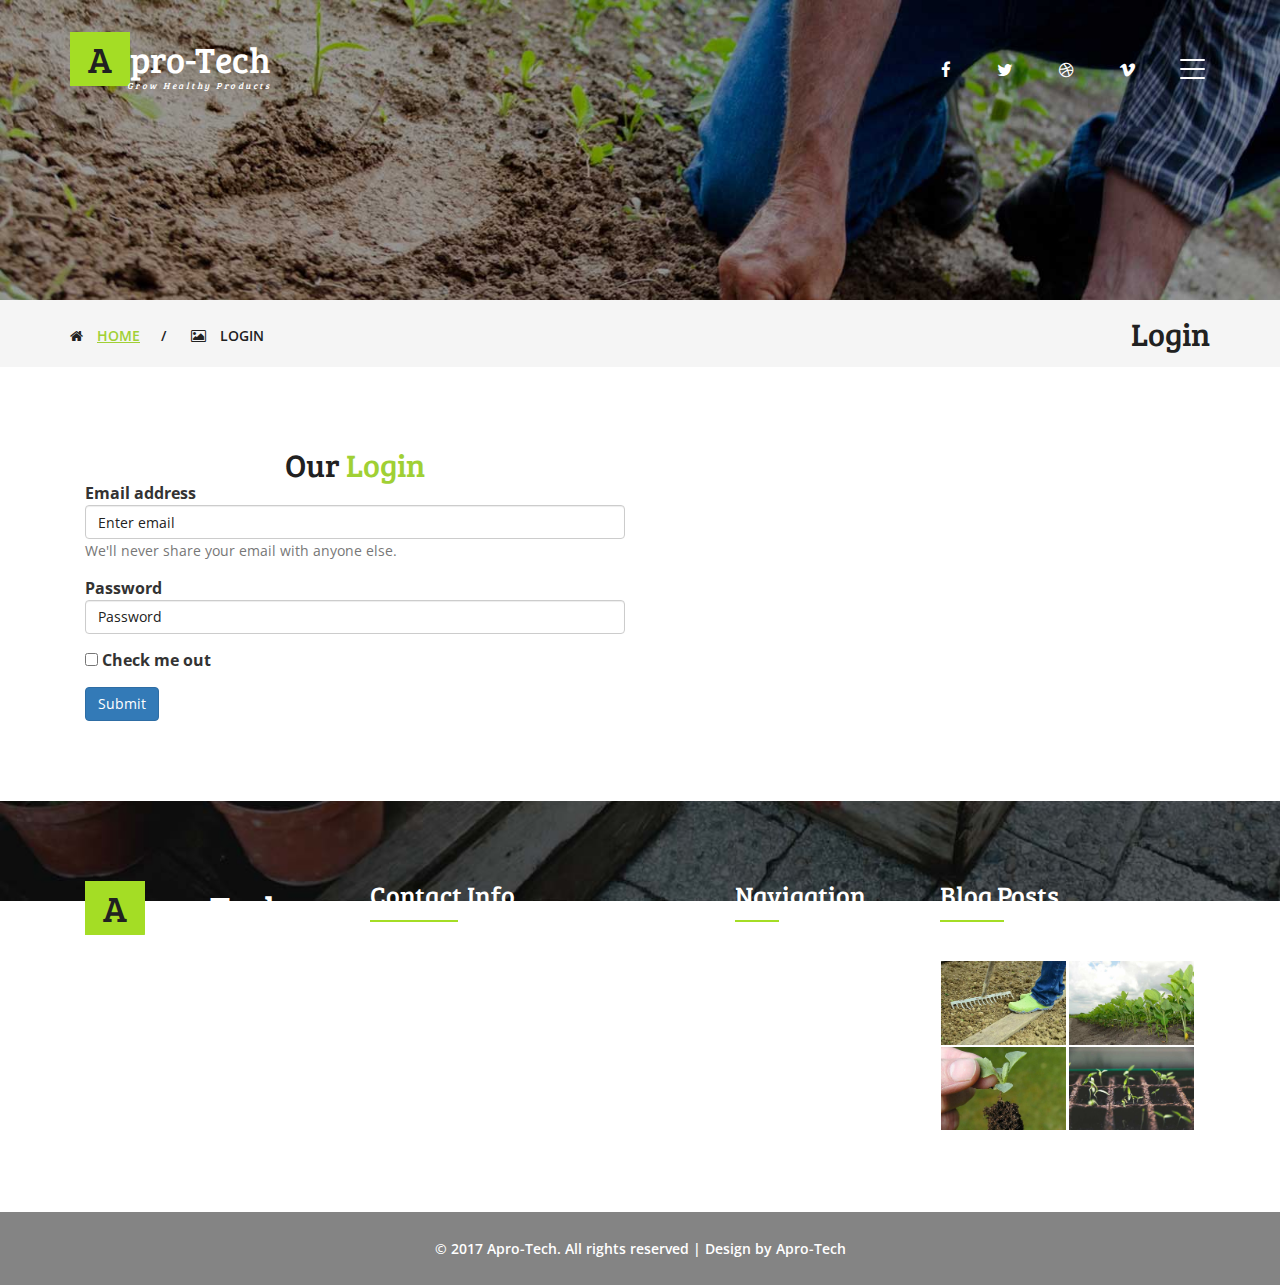
<file: login.html>
<!--
author: W3layouts
author URL: http://w3layouts.com
License: Creative Commons Attribution 3.0 Unported
License URL: http://creativecommons.org/licenses/by/3.0/
-->
<!DOCTYPE html>
<html lang="en">
<head>
<title>Apro-Tech</title>
<!-- custom-theme -->
<meta name="viewport" content="width=device-width, initial-scale=1">
<meta http-equiv="Content-Type" content="text/html; charset=utf-8" />
<meta name="keywords" content="Germinate Responsive web template, Bootstrap Web Templates, Flat Web Templates, Android Compatible web template, 
Smartphone Compatible web template, free webdesigns for Nokia, Samsung, LG, SonyEricsson, Motorola web design" />
<script type="application/x-javascript"> addEventListener("load", function() { setTimeout(hideURLbar, 0); }, false);
		function hideURLbar(){ window.scrollTo(0,1); } </script>
<!-- //custom-theme -->
<link href="css/bootstrap.css" rel="stylesheet" type="text/css" media="all" />
<link href="css/style.css" rel="stylesheet" type="text/css" media="all" />
<!-- js -->
<script type="text/javascript" src="js/jquery-2.1.4.min.js"></script>
<!-- //js -->
<!-- gallery -->
<link href="css/lsb.css" rel="stylesheet" type="text/css">
<!-- //gallery -->
<!-- font-awesome-icons -->
<link href="css/font-awesome.css" rel="stylesheet"> 
<!-- //font-awesome-icons -->
<link href="//fonts.googleapis.com/css?family=Bree+Serif&amp;subset=latin-ext" rel="stylesheet">
<link href='//fonts.googleapis.com/css?family=Open+Sans:400,300,300italic,400italic,600,600italic,700,700italic,800,800italic' rel='stylesheet' type='text/css'>
</head>
	
<body>
<!-- banner -->
	<div class="banner1">
		<div class="container">
			<div class="w3_agileits_banner_main_grid">
				<div class="w3_agile_logo">
					<h1><a href="index.html"><span>A</span>pro-Tech<i>Grow healthy products</i></a></h1>
				</div>
				<div class="agile_social_icons_banner">
					<ul class="agileits_social_list">
						<li><a href="#" class="w3_agile_facebook"><i class="fa fa-facebook" aria-hidden="true"></i></a></li>
						<li><a href="#" class="agile_twitter"><i class="fa fa-twitter" aria-hidden="true"></i></a></li>
						<li><a href="#" class="w3_agile_dribble"><i class="fa fa-dribbble" aria-hidden="true"></i></a></li>
						<li><a href="#" class="w3_agile_vimeo"><i class="fa fa-vimeo" aria-hidden="true"></i></a></li>
					</ul>
				</div>
				<div class="agileits_w3layouts_menu">
					<div class="shy-menu">
						<a class="shy-menu-hamburger">
							<span class="layer top"></span>
							<span class="layer mid"></span>
							<span class="layer btm"></span>
						</a>
						<div class="shy-menu-panel">
							<nav class="menu menu--horatio link-effect-8" id="link-effect-8">
								<ul class="w3layouts_menu__list">
									<li><a href="index.html">Home</a></li>
									<li><a href="about.html">About Us</a></li> 
									<li><a href="services.html">Services</a></li>
									<li class="active"><a href="gallery.html">Gallery</a></li> 
									<li><a href="contact.html">Contact Us</a></li>
								</ul>
							</nav>
						</div>
						<div class="clearfix"> </div>
					</div>
				</div>
				<div class="clearfix"> </div>
			</div>
		</div>
	</div>
<!-- banner -->
<!-- bootstrap-pop-up -->
	<div class="modal video-modal fade" id="myModal" tabindex="-1" role="dialog" aria-labelledby="myModal">
		<div class="modal-dialog" role="document">
			<div class="modal-content">
				<div class="modal-header">
					Apro-Tech
					<button type="button" class="close" data-dismiss="modal" aria-label="Close"><span aria-hidden="true">&times;</span></button>						
				</div>
				<section>
					<div class="modal-body">
						<img src="images/4.jpg" alt=" " class="img-responsive" />
						<p>Ut enim ad minima veniam, quis nostrum 
							exercitationem ullam corporis suscipit laboriosam, 
							nisi ut aliquid ex ea commodi consequatur? Quis autem 
							vel eum iure reprehenderit qui in ea voluptate velit 
							esse quam nihil molestiae consequatur, vel illum qui 
							dolorem eum fugiat quo voluptas nulla pariatur.
							<i>" Quis autem vel eum iure reprehenderit qui in ea voluptate velit 
								esse quam nihil molestiae consequatur.</i></p>
					</div>
				</section>
			</div>
		</div>
	</div>
<!-- //bootstrap-pop-up -->
<!-- breadcrumbs -->
	<div class="breadcrumbs">
		<div class="container">
			<div class="w3layouts_breadcrumbs_left">
				<ul>
					<li><i class="fa fa-home" aria-hidden="true"></i><a href="index.html">Home</a><span>/</span></li>
					<li><i class="fa fa-picture-o" aria-hidden="true"></i>Login</li>
				</ul>
			</div>
			<div class="w3layouts_breadcrumbs_right">
				<h2>Login</h2>
			</div>
			<div class="clearfix"> </div>
		</div>
	</div>
<!-- //breadcrumbs -->
<!-- gallery -->
	<div class="welcome">
		<div class="container">
        <div class="col-lg-6">    
            <h3 class="agileits_w3layouts_head">Our <span>Login</span></h3>
            
            

			<form>
					
					
					<div class="form-group">
							<label for="exampleInputEmail1">Email address</label>
							<input type="email" class="form-control" id="exampleInputEmail1" aria-describedby="emailHelp" placeholder="Enter email">
							<small id="emailHelp" class="form-text text-muted">We'll never share your email with anyone else.</small>
						  </div>
					<div class="form-group">
					  <label for="exampleInputPassword1">Password</label>
					  <input type="password" class="form-control" id="exampleInputPassword1" placeholder="Password">
					</div>
					<div class="form-group form-check">
					  <input type="checkbox" class="form-check-input" id="exampleCheck1">
					  <label class="form-check-label" for="exampleCheck1">Check me out</label>
					</div>
					<button type="submit" class="btn btn-primary">Submit</button>
				  </form>
        </div>






			<!-- <div class="w3_agile_image">
				<img src="images/1.png" alt=" " class="img-responsive" />
			</div>
			<p class="agile_para">Morbi viverra lacus commodo felis semper, eu iaculis lectus nulla at sapien blandit sollicitudin.</p>
			<div class="w3layouts_gallery_grids">	
				<div class="col-md-4 w3layouts_gallery_grid">
					<a href="images/3.jpg" class="lsb-preview" data-lsb-group="header">
						<div class="w3layouts_news_grid">
							<img src="images/3.jpg" alt=" " class="img-responsive">
							<div class="w3layouts_news_grid_pos">
								<div class="wthree_text"><h3>plantation</h3></div>
							</div>
						</div>
					</a>
				</div>
				<div class="col-md-4 w3layouts_gallery_grid">
					<a href="images/2.jpg" class="lsb-preview" data-lsb-group="header">
						<div class="w3layouts_news_grid">
							<img src="images/2.jpg" alt=" " class="img-responsive">
							<div class="w3layouts_news_grid_pos">
								<div class="wthree_text"><h3>plantation</h3></div>
							</div>
						</div>
					</a>
				</div>
				<div class="col-md-4 w3layouts_gallery_grid">
					<a href="images/5.jpg" class="lsb-preview" data-lsb-group="header">
						<div class="w3layouts_news_grid">
							<img src="images/5.jpg" alt=" " class="img-responsive">
							<div class="w3layouts_news_grid_pos">
								<div class="wthree_text"><h3>plantation</h3></div>
							</div>
						</div>
					</a>
				</div>
				<div class="col-md-4 w3layouts_gallery_grid">
					<a href="images/6.jpg" class="lsb-preview" data-lsb-group="header">
						<div class="w3layouts_news_grid">
							<img src="images/6.jpg" alt=" " class="img-responsive">
							<div class="w3layouts_news_grid_pos">
								<div class="wthree_text"><h3>plantation</h3></div>
							</div>
						</div>
					</a>
				</div>
				<div class="col-md-4 w3layouts_gallery_grid">
					<a href="images/1.jpg" class="lsb-preview" data-lsb-group="header">
						<div class="w3layouts_news_grid">
							<img src="images/1.jpg" alt=" " class="img-responsive">
							<div class="w3layouts_news_grid_pos">
								<div class="wthree_text"><h3>plantation</h3></div>
							</div>
						</div>
					</a>
				</div>
				<div class="col-md-4 w3layouts_gallery_grid">
					<a href="images/17.jpg" class="lsb-preview" data-lsb-group="header">
						<div class="w3layouts_news_grid">
							<img src="images/17.jpg" alt=" " class="img-responsive">
							<div class="w3layouts_news_grid_pos">
								<div class="wthree_text"><h3>plantation</h3></div>
							</div>
						</div>
					</a>
				</div>
				<div class="col-md-4 w3layouts_gallery_grid">
					<a href="images/18.jpg" class="lsb-preview" data-lsb-group="header">
						<div class="w3layouts_news_grid">
							<img src="images/18.jpg" alt=" " class="img-responsive">
							<div class="w3layouts_news_grid_pos">
								<div class="wthree_text"><h3>plantation</h3></div>
							</div>
						</div>
					</a>
				</div>
				<div class="col-md-4 w3layouts_gallery_grid">
					<a href="images/19.jpg" class="lsb-preview" data-lsb-group="header">
						<div class="w3layouts_news_grid">
							<img src="images/19.jpg" alt=" " class="img-responsive">
							<div class="w3layouts_news_grid_pos">
								<div class="wthree_text"><h3>plantation</h3></div>
							</div>
						</div>
					</a>
				</div>
				<div class="col-md-4 w3layouts_gallery_grid">
					<a href="images/20.jpg" class="lsb-preview" data-lsb-group="header">
						<div class="w3layouts_news_grid">
							<img src="images/20.jpg" alt=" " class="img-responsive">
							<div class="w3layouts_news_grid_pos">
								<div class="wthree_text"><h3>plantation</h3></div>
							</div>
						</div>
					</a>
				</div>
				<div class="clearfix"> </div>
			</div> -->
		</div>
	</div>
<!-- //gallery -->
	<script src="js/lsb.min.js"></script>
	<script>
	$(window).load(function() {
		  $.fn.lightspeedBox();
		});
	</script>
<!-- footer -->
	<div class="footer">
		<div class="container">
			<div class="w3agile_footer_grids">
				<div class="col-md-3 agileinfo_footer_grid">
					<div class="agileits_w3layouts_footer_logo">
						<h2><a href="index.html"><span>A</span>pro-Tech<i>Grow healthy products</i></a></h2>
					</div>
				</div>
				<div class="col-md-4 agileinfo_footer_grid">
					<h3>Contact Info</h3>
					<h4>Call Us <span>+234 816 077 7136</span></h4>
					<p>My Company, Apro-Tech <span>8907 nhub.</span></p>
					<ul class="agileits_social_list">
						<li><a href="#" class="w3_agile_facebook"><i class="fa fa-facebook" aria-hidden="true"></i></a></li>
						<li><a href="#" class="agile_twitter"><i class="fa fa-twitter" aria-hidden="true"></i></a></li>
						<li><a href="#" class="w3_agile_dribble"><i class="fa fa-dribbble" aria-hidden="true"></i></a></li>
						<li><a href="#" class="w3_agile_vimeo"><i class="fa fa-vimeo" aria-hidden="true"></i></a></li>
					</ul>
				</div>
				<div class="col-md-2 agileinfo_footer_grid agileinfo_footer_grid1">
					<h3>Navigation</h3>
					<ul class="w3layouts_footer_nav">
						<li><a href="index.html"><i class="fa fa-long-arrow-right" aria-hidden="true"></i>Home</a></li>
						<!-- <li><a href="icons.html"><i class="fa fa-long-arrow-right" aria-hidden="true"></i>Web Icons</a></li> -->
						<!-- <li><a href="typography.html"><i class="fa fa-long-arrow-right" aria-hidden="true"></i>Typography</a></li> -->
						<li><a href="contact.html"><i class="fa fa-long-arrow-right" aria-hidden="true"></i>Contact Us</a></li>
					</ul>
				</div>
				<div class="col-md-3 agileinfo_footer_grid">
					<h3>Blog Posts</h3>
					<div class="agileinfo_footer_grid_left">
						<a href="#" data-toggle="modal" data-target="#myModal"><img src="images/6.jpg" alt=" " class="img-responsive" /></a>
					</div>
					<div class="agileinfo_footer_grid_left">
						<a href="#" data-toggle="modal" data-target="#myModal"><img src="images/2.jpg" alt=" " class="img-responsive" /></a>
					</div>
					<div class="agileinfo_footer_grid_left">
						<a href="#" data-toggle="modal" data-target="#myModal"><img src="images/5.jpg" alt=" " class="img-responsive" /></a>
					</div>
					<div class="agileinfo_footer_grid_left">
						<a href="#" data-toggle="modal" data-target="#myModal"><img src="images/3.jpg" alt=" " class="img-responsive" /></a>
					</div>
					<div class="clearfix"> </div>
				</div>
				<div class="clearfix"> </div>
			</div>
		</div>
		<div class="w3_agileits_footer_copy">
			<div class="container">
				<p>© 2017 Apro-Tech. All rights reserved | Design by Apro-Tech</p>
			</div>
		</div>
	</div>
<!-- //footer -->
<!-- menu -->
	<script>
		$(function() {
			
			initDropDowns($("div.shy-menu"));

		});

		function initDropDowns(allMenus) {

			allMenus.children(".shy-menu-hamburger").on("click", function() {
				
				var thisTrigger = jQuery(this),
					thisMenu = thisTrigger.parent(),
					thisPanel = thisTrigger.next();

				if (thisMenu.hasClass("is-open")) {

					thisMenu.removeClass("is-open");

				} else {			
					
					allMenus.removeClass("is-open");	
					thisMenu.addClass("is-open");
					thisPanel.on("click", function(e) {
						e.stopPropagation();
					});
				}
				
				return false;
			});
		}
	</script>
<!-- //menu -->
<!-- start-smoth-scrolling -->
<script type="text/javascript" src="js/move-top.js"></script>
<script type="text/javascript" src="js/easing.js"></script>
<script type="text/javascript">
	jQuery(document).ready(function($) {
		$(".scroll").click(function(event){		
			event.preventDefault();
			$('html,body').animate({scrollTop:$(this.hash).offset().top},1000);
		});
	});
</script>
<!-- start-smoth-scrolling -->
<!-- for bootstrap working -->
	<script src="js/bootstrap.js"></script>
<!-- //for bootstrap working -->
<!-- here stars scrolling icon -->
	<script type="text/javascript">
		$(document).ready(function() {
			/*
				var defaults = {
				containerID: 'toTop', // fading element id
				containerHoverID: 'toTopHover', // fading element hover id
				scrollSpeed: 1200,
				easingType: 'linear' 
				};
			*/
								
			$().UItoTop({ easingType: 'easeOutQuart' });
								
			});
	</script>
<!-- //here ends scrolling icon -->
</body>
</html>
</file>
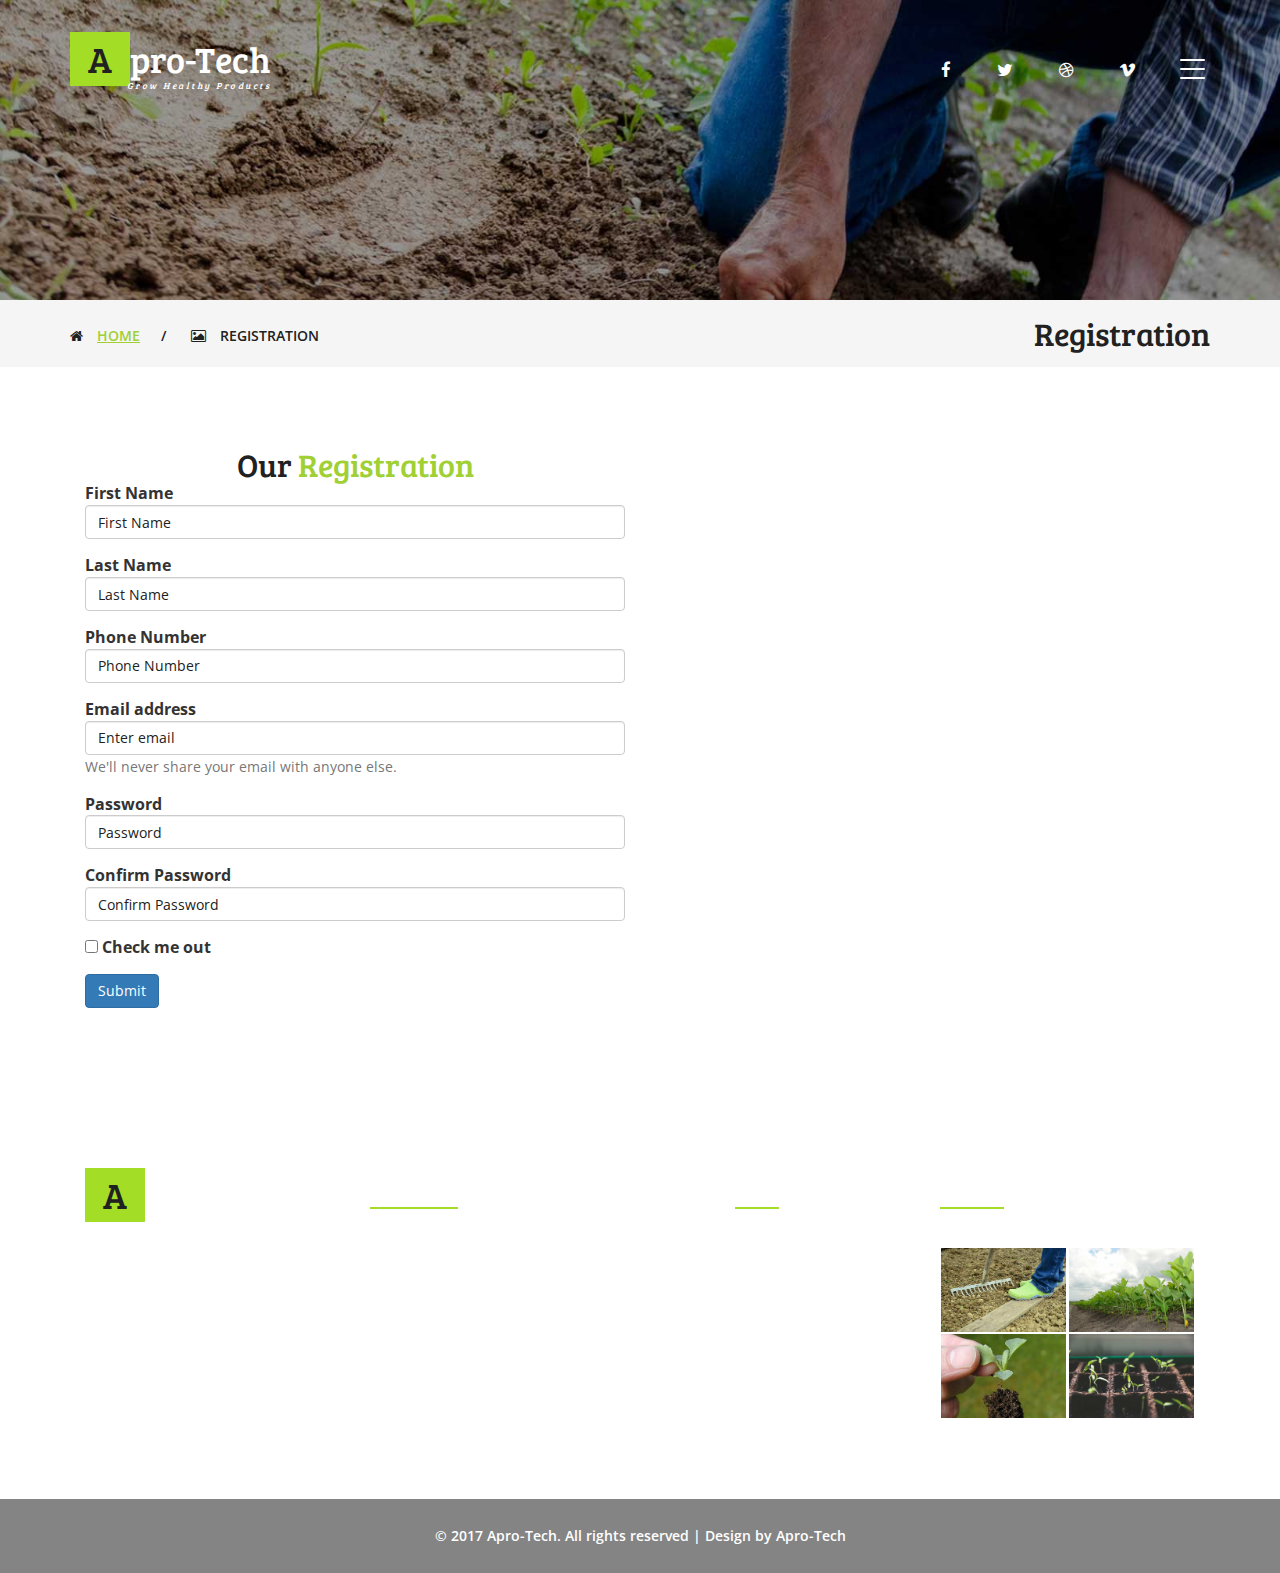
<file: register.html>
<!--
author: W3layouts
author URL: http://w3layouts.com
License: Creative Commons Attribution 3.0 Unported
License URL: http://creativecommons.org/licenses/by/3.0/
-->
<!DOCTYPE html>
<html lang="en">
<head>
<title>Apro-Tech</title>
<!-- custom-theme -->
<meta name="viewport" content="width=device-width, initial-scale=1">
<meta http-equiv="Content-Type" content="text/html; charset=utf-8" />
<meta name="keywords" content="Germinate Responsive web template, Bootstrap Web Templates, Flat Web Templates, Android Compatible web template, 
Smartphone Compatible web template, free webdesigns for Nokia, Samsung, LG, SonyEricsson, Motorola web design" />
<script type="application/x-javascript"> addEventListener("load", function() { setTimeout(hideURLbar, 0); }, false);
		function hideURLbar(){ window.scrollTo(0,1); } </script>
<!-- //custom-theme -->
<link href="css/bootstrap.css" rel="stylesheet" type="text/css" media="all" />
<link href="css/style.css" rel="stylesheet" type="text/css" media="all" />
<!-- js -->
<script type="text/javascript" src="js/jquery-2.1.4.min.js"></script>
<!-- //js -->
<!-- gallery -->
<link href="css/lsb.css" rel="stylesheet" type="text/css">
<!-- //gallery -->
<!-- font-awesome-icons -->
<link href="css/font-awesome.css" rel="stylesheet"> 
<!-- //font-awesome-icons -->
<link href="//fonts.googleapis.com/css?family=Bree+Serif&amp;subset=latin-ext" rel="stylesheet">
<link href='//fonts.googleapis.com/css?family=Open+Sans:400,300,300italic,400italic,600,600italic,700,700italic,800,800italic' rel='stylesheet' type='text/css'>
</head>
	
<body>
<!-- banner -->
	<div class="banner1">
		<div class="container">
			<div class="w3_agileits_banner_main_grid">
				<div class="w3_agile_logo">
					<h1><a href="index.html"><span>A</span>pro-Tech<i>Grow healthy products</i></a></h1>
				</div>
				<div class="agile_social_icons_banner">
					<ul class="agileits_social_list">
						<li><a href="#" class="w3_agile_facebook"><i class="fa fa-facebook" aria-hidden="true"></i></a></li>
						<li><a href="#" class="agile_twitter"><i class="fa fa-twitter" aria-hidden="true"></i></a></li>
						<li><a href="#" class="w3_agile_dribble"><i class="fa fa-dribbble" aria-hidden="true"></i></a></li>
						<li><a href="#" class="w3_agile_vimeo"><i class="fa fa-vimeo" aria-hidden="true"></i></a></li>
					</ul>
				</div>
				<div class="agileits_w3layouts_menu">
					<div class="shy-menu">
						<a class="shy-menu-hamburger">
							<span class="layer top"></span>
							<span class="layer mid"></span>
							<span class="layer btm"></span>
						</a>
						<div class="shy-menu-panel">
							<nav class="menu menu--horatio link-effect-8" id="link-effect-8">
								<ul class="w3layouts_menu__list">
									<li><a href="index.html">Home</a></li>
									<li><a href="about.html">About Us</a></li> 
									<li><a href="services.html">Services</a></li>
									<li class="active"><a href="gallery.html">Gallery</a></li> 
									<li><a href="contact.html">Contact Us</a></li>
								</ul>
							</nav>
						</div>
						<div class="clearfix"> </div>
					</div>
				</div>
				<div class="clearfix"> </div>
			</div>
		</div>
	</div>
<!-- banner -->
<!-- bootstrap-pop-up -->
	<div class="modal video-modal fade" id="myModal" tabindex="-1" role="dialog" aria-labelledby="myModal">
		<div class="modal-dialog" role="document">
			<div class="modal-content">
				<div class="modal-header">
					Germinate
					<button type="button" class="close" data-dismiss="modal" aria-label="Close"><span aria-hidden="true">&times;</span></button>						
				</div>
				<section>
					<div class="modal-body">
						<img src="images/4.jpg" alt=" " class="img-responsive" />
						<p>Ut enim ad minima veniam, quis nostrum 
							exercitationem ullam corporis suscipit laboriosam, 
							nisi ut aliquid ex ea commodi consequatur? Quis autem 
							vel eum iure reprehenderit qui in ea voluptate velit 
							esse quam nihil molestiae consequatur, vel illum qui 
							dolorem eum fugiat quo voluptas nulla pariatur.
							<i>" Quis autem vel eum iure reprehenderit qui in ea voluptate velit 
								esse quam nihil molestiae consequatur.</i></p>
					</div>
				</section>
			</div>
		</div>
	</div>
<!-- //bootstrap-pop-up -->
<!-- breadcrumbs -->
	<div class="breadcrumbs">
		<div class="container">
			<div class="w3layouts_breadcrumbs_left">
				<ul>
					<li><i class="fa fa-home" aria-hidden="true"></i><a href="index.html">Home</a><span>/</span></li>
					<li><i class="fa fa-picture-o" aria-hidden="true"></i>Registration</li>
				</ul>
			</div>
			<div class="w3layouts_breadcrumbs_right">
				<h2>Registration</h2>
			</div>
			<div class="clearfix"> </div>
		</div>
	</div>
<!-- //breadcrumbs -->
<!-- gallery -->
	<div class="welcome">
		<div class="container">
		<div class="col-lg-6">	
            <h3 class="agileits_w3layouts_head">Our <span>Registration</span></h3>
            


			<form>
					<div class="form-group">
					       <label for="exampleInputEmail1">First Name</label>
					       <input type="text" class="form-control" id="exampleInputName" aria-describedby="NameHelp" placeholder="First Name">
					       <small id="nameHelp" class="form-text text-muted"></small>
					</div>
					<div class="form-group">
							<label for="exampleInputEmail1">Last Name</label>
							<input type="text" class="form-control" id="exampleInputName" aria-describedby="NameHelp" placeholder="Last Name">
							<small id="nameHelp" class="form-text text-muted"></small>
					</div>
					<div class="form-group">
							<label for="exampleInputEmail1">Phone Number</label>
							<input type="number" class="form-control" id="exampleInputName" aria-describedby="NameHelp" placeholder="Phone Number">
							<small id="nameHelp" class="form-text text-muted"></small>
					</div>
					<div class="form-group">
							<label for="exampleInputEmail1">Email address</label>
							<input type="email" class="form-control" id="exampleInputEmail1" aria-describedby="emailHelp" placeholder="Enter email">
							<small id="emailHelp" class="form-text text-muted">We'll never share your email with anyone else.</small>
					</div>
					<div class="form-group">
					       <label for="exampleInputPassword1">Password</label>
					       <input type="password" class="form-control" id="exampleInputPassword1" placeholder="Password">
					</div>
					<div class="form-group">
							<label for="exampleInputPassword1">Confirm Password</label>
							<input type="password" class="form-control" id="exampleInputPassword1" placeholder="Confirm Password">
					</div>
					<div class="form-group form-check">
					       <input type="checkbox" class="form-check-input" id="exampleCheck1">
					       <label class="form-check-label" for="exampleCheck1">Check me out</label>
					</div>
					<button type="submit" class="btn btn-primary">Submit</button>
				  </form>

		</div>




		


			<!-- <div class="w3_agile_image">
				<img src="images/1.png" alt=" " class="img-responsive" />
			</div>
			<p class="agile_para">Morbi viverra lacus commodo felis semper, eu iaculis lectus nulla at sapien blandit sollicitudin.</p>
			<div class="w3layouts_gallery_grids">	
				<div class="col-md-4 w3layouts_gallery_grid">
					<a href="images/3.jpg" class="lsb-preview" data-lsb-group="header">
						<div class="w3layouts_news_grid">
							<img src="images/3.jpg" alt=" " class="img-responsive">
							<div class="w3layouts_news_grid_pos">
								<div class="wthree_text"><h3>plantation</h3></div>
							</div>
						</div>
					</a>
				</div>
				<div class="col-md-4 w3layouts_gallery_grid">
					<a href="images/2.jpg" class="lsb-preview" data-lsb-group="header">
						<div class="w3layouts_news_grid">
							<img src="images/2.jpg" alt=" " class="img-responsive">
							<div class="w3layouts_news_grid_pos">
								<div class="wthree_text"><h3>plantation</h3></div>
							</div>
						</div>
					</a>
				</div>
				<div class="col-md-4 w3layouts_gallery_grid">
					<a href="images/5.jpg" class="lsb-preview" data-lsb-group="header">
						<div class="w3layouts_news_grid">
							<img src="images/5.jpg" alt=" " class="img-responsive">
							<div class="w3layouts_news_grid_pos">
								<div class="wthree_text"><h3>plantation</h3></div>
							</div>
						</div>
					</a>
				</div>
				<div class="col-md-4 w3layouts_gallery_grid">
					<a href="images/6.jpg" class="lsb-preview" data-lsb-group="header">
						<div class="w3layouts_news_grid">
							<img src="images/6.jpg" alt=" " class="img-responsive">
							<div class="w3layouts_news_grid_pos">
								<div class="wthree_text"><h3>plantation</h3></div>
							</div>
						</div>
					</a>
				</div>
				<div class="col-md-4 w3layouts_gallery_grid">
					<a href="images/1.jpg" class="lsb-preview" data-lsb-group="header">
						<div class="w3layouts_news_grid">
							<img src="images/1.jpg" alt=" " class="img-responsive">
							<div class="w3layouts_news_grid_pos">
								<div class="wthree_text"><h3>plantation</h3></div>
							</div>
						</div>
					</a>
				</div>
				<div class="col-md-4 w3layouts_gallery_grid">
					<a href="images/17.jpg" class="lsb-preview" data-lsb-group="header">
						<div class="w3layouts_news_grid">
							<img src="images/17.jpg" alt=" " class="img-responsive">
							<div class="w3layouts_news_grid_pos">
								<div class="wthree_text"><h3>plantation</h3></div>
							</div>
						</div>
					</a>
				</div>
				<div class="col-md-4 w3layouts_gallery_grid">
					<a href="images/18.jpg" class="lsb-preview" data-lsb-group="header">
						<div class="w3layouts_news_grid">
							<img src="images/18.jpg" alt=" " class="img-responsive">
							<div class="w3layouts_news_grid_pos">
								<div class="wthree_text"><h3>plantation</h3></div>
							</div>
						</div>
					</a>
				</div>
				<div class="col-md-4 w3layouts_gallery_grid">
					<a href="images/19.jpg" class="lsb-preview" data-lsb-group="header">
						<div class="w3layouts_news_grid">
							<img src="images/19.jpg" alt=" " class="img-responsive">
							<div class="w3layouts_news_grid_pos">
								<div class="wthree_text"><h3>plantation</h3></div>
							</div>
						</div>
					</a>
				</div>
				<div class="col-md-4 w3layouts_gallery_grid">
					<a href="images/20.jpg" class="lsb-preview" data-lsb-group="header">
						<div class="w3layouts_news_grid">
							<img src="images/20.jpg" alt=" " class="img-responsive">
							<div class="w3layouts_news_grid_pos">
								<div class="wthree_text"><h3>plantation</h3></div>
							</div>
						</div>
					</a>
				</div>
				<div class="clearfix"> </div>
			</div> -->
		</div>
	</div>
<!-- //gallery -->
	<script src="js/lsb.min.js"></script>
	<script>
	$(window).load(function() {
		  $.fn.lightspeedBox();
		});
	</script>
<!-- footer -->
	<div class="footer">
		<div class="container">
			<div class="w3agile_footer_grids">
				<div class="col-md-3 agileinfo_footer_grid">
					<div class="agileits_w3layouts_footer_logo">
						<h2><a href="index.html"><span>A</span>pro-Tech<i>Grow healthy products</i></a></h2>
					</div>
				</div>
				<div class="col-md-4 agileinfo_footer_grid">
					<h3>Contact Info</h3>
					<h4>Call Us <span>+234 816 077 7136</span></h4>
					<p>My Company, Apro-Tech <span>8907 nhub.</span></p>
					<ul class="agileits_social_list">
						<li><a href="#" class="w3_agile_facebook"><i class="fa fa-facebook" aria-hidden="true"></i></a></li>
						<li><a href="#" class="agile_twitter"><i class="fa fa-twitter" aria-hidden="true"></i></a></li>
						<li><a href="#" class="w3_agile_dribble"><i class="fa fa-dribbble" aria-hidden="true"></i></a></li>
						<li><a href="#" class="w3_agile_vimeo"><i class="fa fa-vimeo" aria-hidden="true"></i></a></li>
					</ul>
				</div>
				<div class="col-md-2 agileinfo_footer_grid agileinfo_footer_grid1">
					<h3>Navigation</h3>
					<ul class="w3layouts_footer_nav">
						<li><a href="index.html"><i class="fa fa-long-arrow-right" aria-hidden="true"></i>Home</a></li>
						<!-- <li><a href="icons.html"><i class="fa fa-long-arrow-right" aria-hidden="true"></i>Web Icons</a></li> -->
						<!-- <li><a href="typography.html"><i class="fa fa-long-arrow-right" aria-hidden="true"></i>Typography</a></li> -->
						<li><a href="contact.html"><i class="fa fa-long-arrow-right" aria-hidden="true"></i>Contact Us</a></li>
					</ul>
				</div>
				<div class="col-md-3 agileinfo_footer_grid">
					<h3>Blog Posts</h3>
					<div class="agileinfo_footer_grid_left">
						<a href="#" data-toggle="modal" data-target="#myModal"><img src="images/6.jpg" alt=" " class="img-responsive" /></a>
					</div>
					<div class="agileinfo_footer_grid_left">
						<a href="#" data-toggle="modal" data-target="#myModal"><img src="images/2.jpg" alt=" " class="img-responsive" /></a>
					</div>
					<div class="agileinfo_footer_grid_left">
						<a href="#" data-toggle="modal" data-target="#myModal"><img src="images/5.jpg" alt=" " class="img-responsive" /></a>
					</div>
					<div class="agileinfo_footer_grid_left">
						<a href="#" data-toggle="modal" data-target="#myModal"><img src="images/3.jpg" alt=" " class="img-responsive" /></a>
					</div>
					<div class="clearfix"> </div>
				</div>
				<div class="clearfix"> </div>
			</div>
		</div>
		<div class="w3_agileits_footer_copy">
			<div class="container">
				<p>© 2017 Apro-Tech. All rights reserved | Design by Apro-Tech</p>
			</div>
		</div>
	</div>
<!-- //footer -->
<!-- menu -->
	<script>
		$(function() {
			
			initDropDowns($("div.shy-menu"));

		});

		function initDropDowns(allMenus) {

			allMenus.children(".shy-menu-hamburger").on("click", function() {
				
				var thisTrigger = jQuery(this),
					thisMenu = thisTrigger.parent(),
					thisPanel = thisTrigger.next();

				if (thisMenu.hasClass("is-open")) {

					thisMenu.removeClass("is-open");

				} else {			
					
					allMenus.removeClass("is-open");	
					thisMenu.addClass("is-open");
					thisPanel.on("click", function(e) {
						e.stopPropagation();
					});
				}
				
				return false;
			});
		}
	</script>
<!-- //menu -->
<!-- start-smoth-scrolling -->
<script type="text/javascript" src="js/move-top.js"></script>
<script type="text/javascript" src="js/easing.js"></script>
<script type="text/javascript">
	jQuery(document).ready(function($) {
		$(".scroll").click(function(event){		
			event.preventDefault();
			$('html,body').animate({scrollTop:$(this.hash).offset().top},1000);
		});
	});
</script>
<!-- start-smoth-scrolling -->
<!-- for bootstrap working -->
	<script src="js/bootstrap.js"></script>
<!-- //for bootstrap working -->
<!-- here stars scrolling icon -->
	<script type="text/javascript">
		$(document).ready(function() {
			/*
				var defaults = {
				containerID: 'toTop', // fading element id
				containerHoverID: 'toTopHover', // fading element hover id
				scrollSpeed: 1200,
				easingType: 'linear' 
				};
			*/
								
			$().UItoTop({ easingType: 'easeOutQuart' });
								
			});
	</script>
<!-- //here ends scrolling icon -->
</body>
</html>
</file>
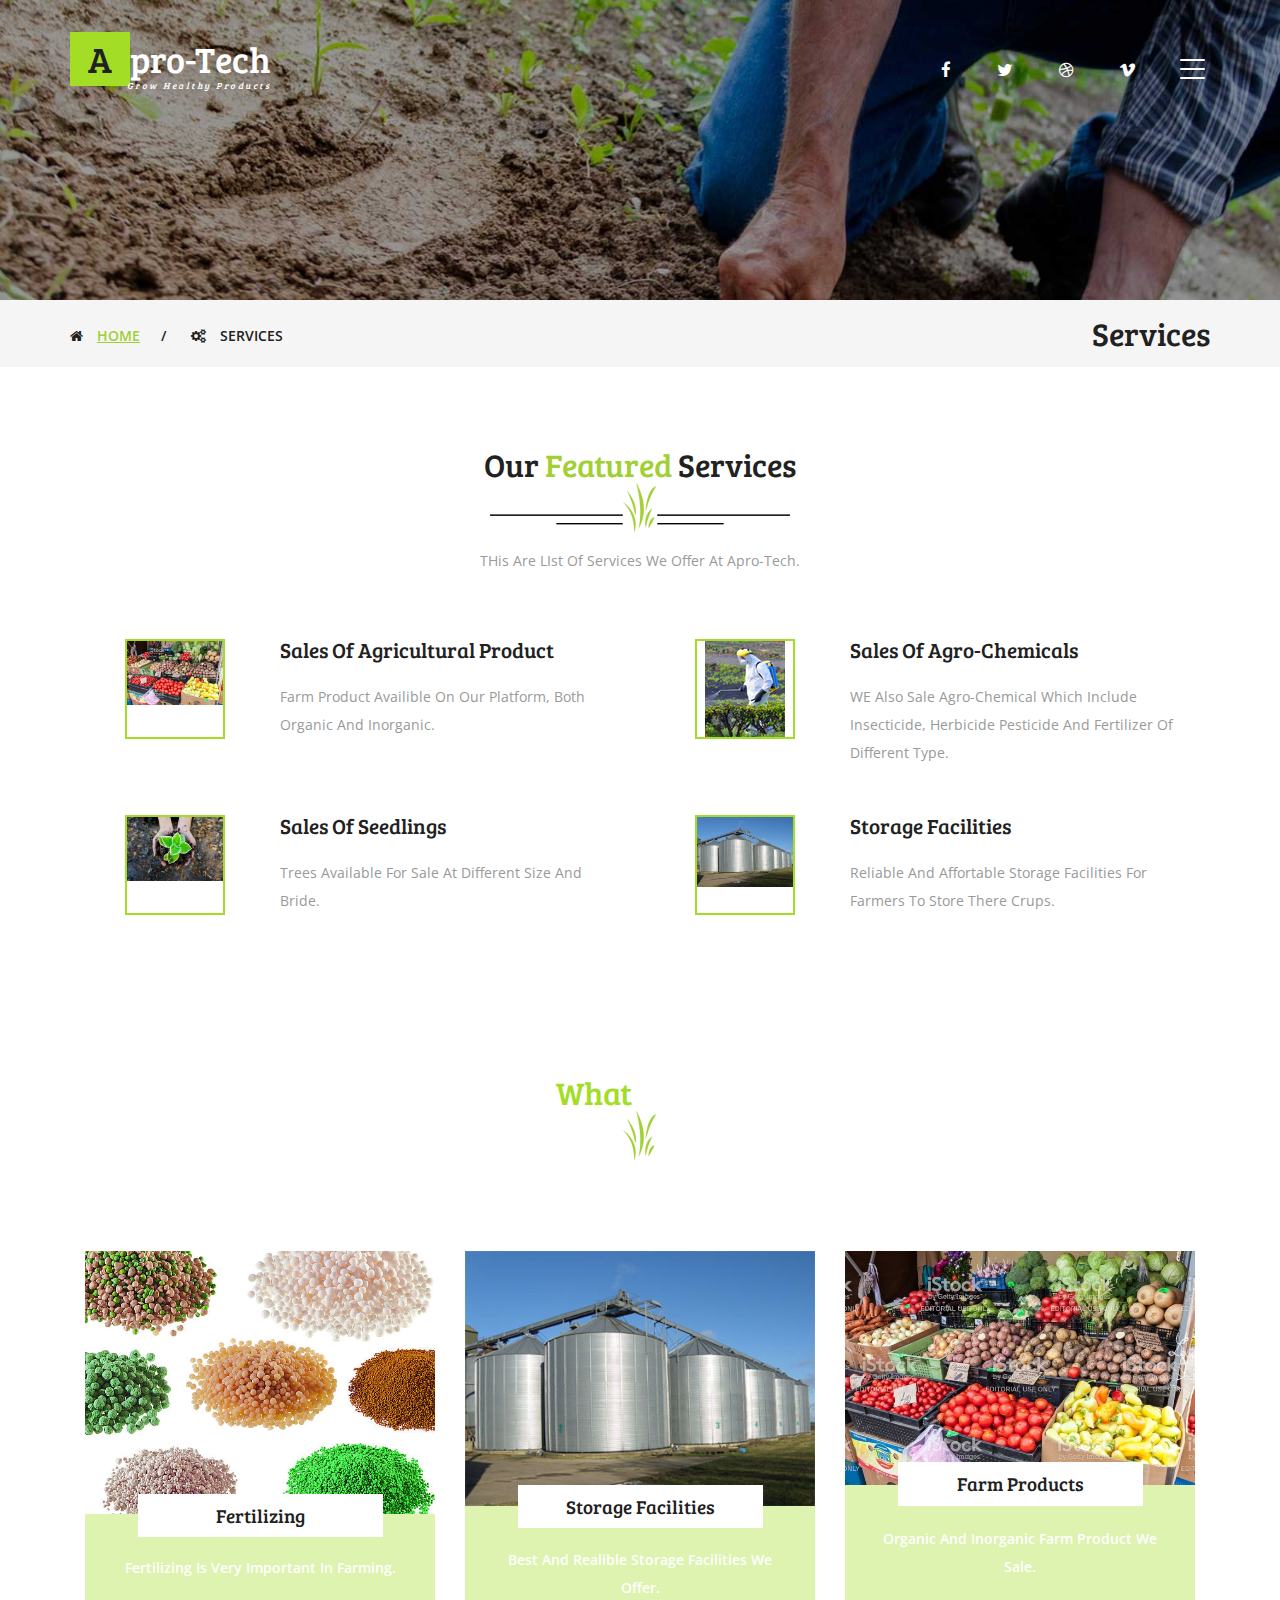
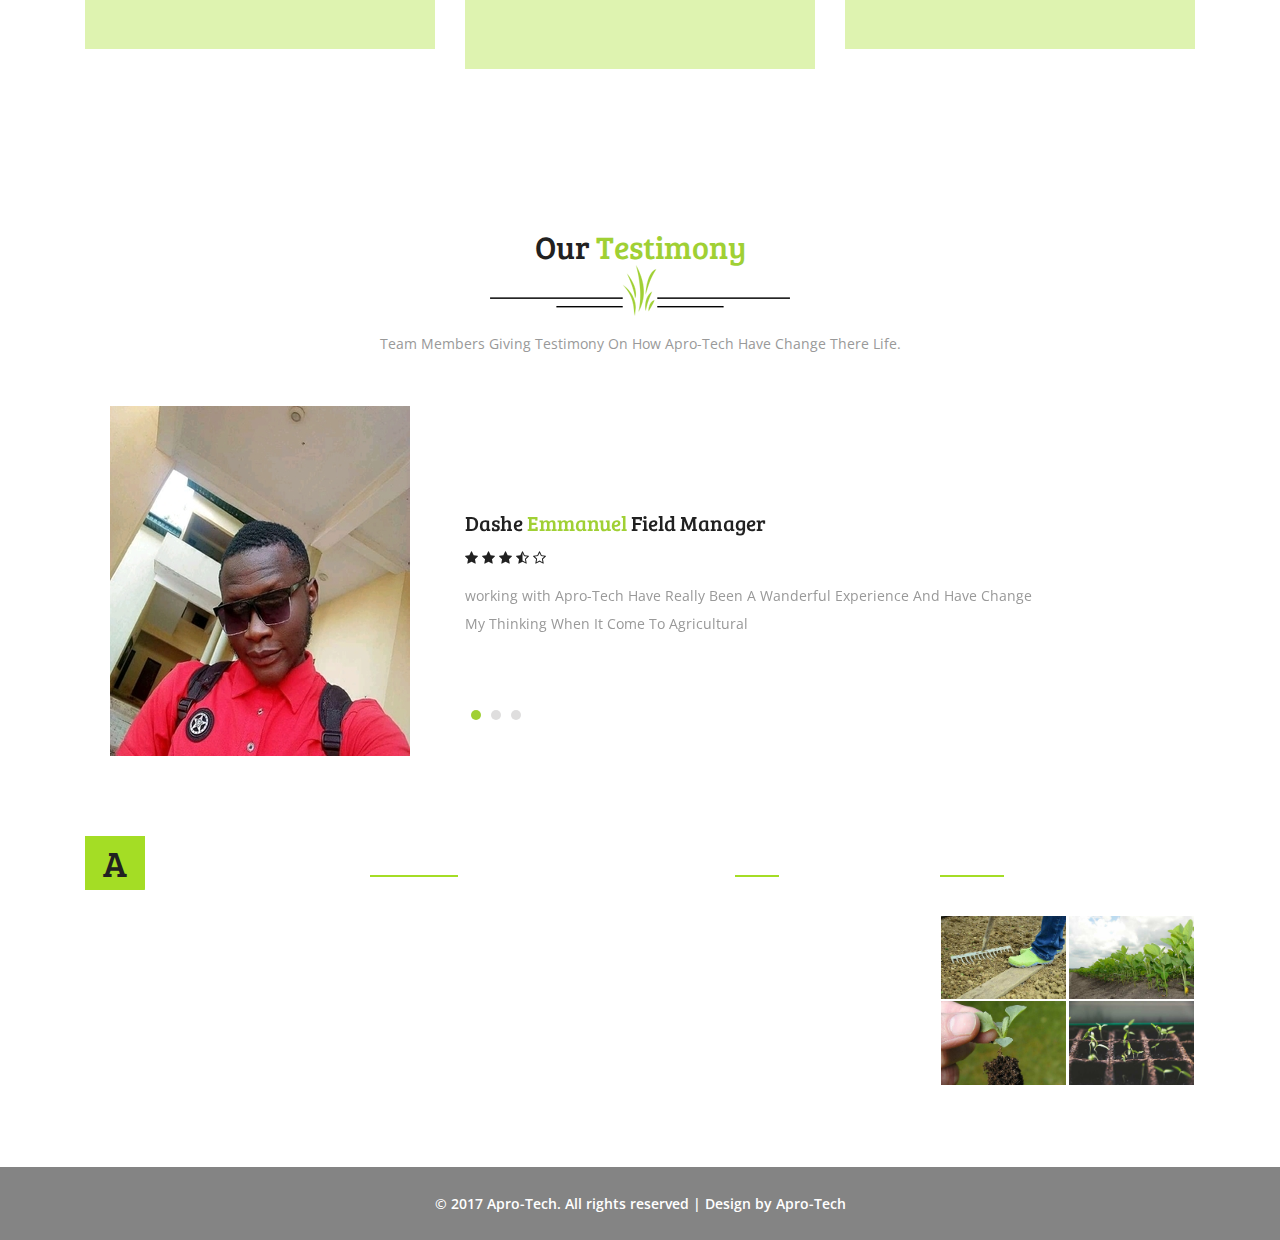
<file: services.html>
<!--
author: W3layouts
author URL: http://w3layouts.com
License: Creative Commons Attribution 3.0 Unported
License URL: http://creativecommons.org/licenses/by/3.0/
-->
<!DOCTYPE html>
<html lang="en">
<head>
<title>Apro-Tech</title>
<!-- custom-theme -->
<meta name="viewport" content="width=device-width, initial-scale=1">
<meta http-equiv="Content-Type" content="text/html; charset=utf-8" />
<meta name="keywords" content="Germinate Responsive web template, Bootstrap Web Templates, Flat Web Templates, Android Compatible web template, 
Smartphone Compatible web template, free webdesigns for Nokia, Samsung, LG, SonyEricsson, Motorola web design" />
<script type="application/x-javascript"> addEventListener("load", function() { setTimeout(hideURLbar, 0); }, false);
		function hideURLbar(){ window.scrollTo(0,1); } </script>
<!-- //custom-theme -->
<link href="css/bootstrap.css" rel="stylesheet" type="text/css" media="all" />
<link href="css/style.css" rel="stylesheet" type="text/css" media="all" />
<!-- js -->
<script type="text/javascript" src="js/jquery-2.1.4.min.js"></script>
<!-- //js -->
<link rel="stylesheet" href="css/flexslider.css" type="text/css" media="screen" property="" />
<!-- font-awesome-icons -->
<link href="css/font-awesome.css" rel="stylesheet"> 
<!-- //font-awesome-icons -->
<link href="//fonts.googleapis.com/css?family=Bree+Serif&amp;subset=latin-ext" rel="stylesheet">
<link href='//fonts.googleapis.com/css?family=Open+Sans:400,300,300italic,400italic,600,600italic,700,700italic,800,800italic' rel='stylesheet' type='text/css'>
</head>
	
<body>
<!-- banner -->
	<div class="banner1">
		<div class="container">
			<div class="w3_agileits_banner_main_grid">
				<div class="w3_agile_logo">
					<h1><a href="index.html"><span>A</span>pro-Tech<i>Grow healthy products</i></a></h1>
				</div>
				<div class="agile_social_icons_banner">
					<ul class="agileits_social_list">
						<li><a href="#" class="w3_agile_facebook"><i class="fa fa-facebook" aria-hidden="true"></i></a></li>
						<li><a href="#" class="agile_twitter"><i class="fa fa-twitter" aria-hidden="true"></i></a></li>
						<li><a href="#" class="w3_agile_dribble"><i class="fa fa-dribbble" aria-hidden="true"></i></a></li>
						<li><a href="#" class="w3_agile_vimeo"><i class="fa fa-vimeo" aria-hidden="true"></i></a></li>
					</ul>
				</div>
				<div class="agileits_w3layouts_menu">
					<div class="shy-menu">
						<a class="shy-menu-hamburger">
							<span class="layer top"></span>
							<span class="layer mid"></span>
							<span class="layer btm"></span>
						</a>
						<div class="shy-menu-panel">
							<nav class="menu menu--horatio link-effect-8" id="link-effect-8">
								<ul class="w3layouts_menu__list">
									<li><a href="index.html">Home</a></li>
									<li><a href="about.html">About Us</a></li> 
									<li class="active"><a href="services.html">Services</a></li>
									<li><a href="gallery.html">Gallery</a></li> 
									<li><a href="contact.html">Contact Us</a></li>
								</ul>
							</nav>
						</div>
						<div class="clearfix"> </div>
					</div>
				</div>
				<div class="clearfix"> </div>
			</div>
		</div>
	</div>
<!-- banner -->
<!-- bootstrap-pop-up -->
	<div class="modal video-modal fade" id="myModal" tabindex="-1" role="dialog" aria-labelledby="myModal">
		<div class="modal-dialog" role="document">
			<div class="modal-content">
				<div class="modal-header">
					Apro-Tech
					<button type="button" class="close" data-dismiss="modal" aria-label="Close"><span aria-hidden="true">&times;</span></button>						
				</div>
				<section>
					<div class="modal-body">
						<img src="images/4.jpg" alt=" " class="img-responsive" />
						<p>welcome to Apro-Tech, we are more of online store that
								sales agro-products, farm product, and connect store
								owners with farmer who are in need of storage facilities.
							<i>" come partner with us and you will never regret.</i></p>
					</div>
				</section>
			</div>
		</div>
	</div>
<!-- //bootstrap-pop-up -->
<!-- breadcrumbs -->
	<div class="breadcrumbs">
		<div class="container">
			<div class="w3layouts_breadcrumbs_left">
				<ul>
					<li><i class="fa fa-home" aria-hidden="true"></i><a href="index.html">Home</a><span>/</span></li>
					<li><i class="fa fa-cogs" aria-hidden="true"></i>Services</li>
				</ul>
			</div>
			<div class="w3layouts_breadcrumbs_right">
				<h2>Services</h2>
			</div>
			<div class="clearfix"> </div>
		</div>
	</div>
<!-- //breadcrumbs -->
<!-- services -->
	<div class="welcome">
		<div class="container">
			<h3 class="agileits_w3layouts_head">Our <span>Featured</span> Services</h3>
			<div class="w3_agile_image">
				<img src="images/1.png" alt=" " class="img-responsive" />
			</div>
			<p class="agile_para">THis Are LIst Of Services We Offer At Apro-Tech.</p>
			<div class="w3_agile_services_grids"> 
				<div class="col-md-6 w3_agile_services_grid"> 
					<div class="col-xs-4 w3_agile_services_grid_left"> 
						<div class="agile_services_grid_left1 hvr-radial-out"> 
							<img src="images/32.jpg" alt=" " class="img-responsive" />
						</div>
					</div>
					<div class="col-xs-8 w3_agile_services_grid_right"> 
						<h4>Sales of Agricultural Product</h4>
						<p>Farm Product Availible On Our Platform, Both Organic And Inorganic.</p>
					</div>
					<div class="clearfix"> </div>
				</div>
				<div class="col-md-6 w3_agile_services_grid"> 
					<div class="col-xs-4 w3_agile_services_grid_left"> 
						<div class="agile_services_grid_left1 hvr-radial-out"> 
							<img src="images/142.jpg" alt=" " class="img-responsive" />
						</div>
					</div>
					<div class="col-xs-8 w3_agile_services_grid_right"> 
						<h4>Sales Of Agro-Chemicals</h4>
						<p>WE Also Sale Agro-Chemical Which Include Insecticide, Herbicide 
							Pesticide And Fertilizer Of Different Type.</p>
					</div>
					<div class="clearfix"> </div>
				</div>
				<div class="col-md-6 w3_agile_services_grid"> 
					<div class="col-xs-4 w3_agile_services_grid_left"> 
						<div class="agile_services_grid_left1 hvr-radial-out"> 
							<img src="images/18.jpg" alt=" " class="img-responsive" />
						</div>
					</div>
					<div class="col-xs-8 w3_agile_services_grid_right"> 
						<h4>Sales Of Seedlings</h4>
						<p>Trees Available For Sale At Different Size And Bride.</p>
					</div>
					<div class="clearfix"> </div>
				</div>
				<div class="col-md-6 w3_agile_services_grid"> 
					<div class="col-xs-4 w3_agile_services_grid_left"> 
						<div class="agile_services_grid_left1 hvr-radial-out"> 
							<img src="images/52.jpg" alt=" " class="img-responsive" />
						</div>
					</div>
					<div class="col-xs-8 w3_agile_services_grid_right"> 
						<h4>Storage Facilities</h4>
						<p>Reliable And Affortable Storage Facilities For Farmers To Store There Crups.</p>
					</div>
					<div class="clearfix"> </div>
				</div>
				<div class="clearfix"> </div>
			</div>
		</div>
	</div>
<!-- //services -->
<!-- services-bottom -->
	<div class="services-bottom">
		<div class="container">
			<h3 class="agileits_w3layouts_head agileinfo_head w3_head"><span>What</span> we do</h3>
			<div class="w3_agile_image">
				<img src="images/17.png" alt=" " class="img-responsive">
			</div>
			<p class="agile_para agileits_para">List Of Some More Things We Do At Apro-Tech.</p>
			<div class="w3ls_news_grids">
				<div class="col-md-4 w3_agileits_services_bottom_grid">
					<div class="wthree_services_bottom_grid1">
						<img src="images/62.jpg" alt=" " class="img-responsive" />
						<div class="wthree_services_bottom_grid1_pos">
							<h4>Fertilizing</h4>
						</div>
					</div>
					<div class="agileinfo_services_bottom_grid2">
						<p>Fertilizing Is Very Important In Farming.</p>
						<div class="agileits_w3layouts_learn_more hvr-radial-out">
							<!-- <a href="#" data-toggle="modal" data-target="#myModal">Read More</a> -->
						</div>
					</div>
				</div>
				<div class="col-md-4 w3_agileits_services_bottom_grid">
					<div class="wthree_services_bottom_grid1">
						<img src="images/52.jpg" alt=" " class="img-responsive" />
						<div class="wthree_services_bottom_grid1_pos">
							<h4>Storage Facilities</h4>
						</div>
					</div>
					<div class="agileinfo_services_bottom_grid2">
						<p>Best And Realible Storage Facilities We Offer.</p>
						<div class="agileits_w3layouts_learn_more hvr-radial-out">
							<!-- <a href="#" data-toggle="modal" data-target="#myModal">Read More</a> -->
						</div>
					</div>
				</div>
				<div class="col-md-4 w3_agileits_services_bottom_grid">
					<div class="wthree_services_bottom_grid1">
						<img src="images/32.jpg" alt=" " class="img-responsive" />
						<div class="wthree_services_bottom_grid1_pos">
							<h4>Farm Products</h4>
						</div>
					</div>
					<div class="agileinfo_services_bottom_grid2">
						<p>Organic And Inorganic Farm Product We Sale.</p>
						<div class="agileits_w3layouts_learn_more hvr-radial-out">
							<!-- <a href="#" data-toggle="modal" data-target="#myModal">Read More</a> -->
						</div>
					</div>
				</div>
				<div class="clearfix"> </div>
			</div>
		</div>
	</div>
<!-- //services-bottom -->
<!-- testimonials -->
	<div class="testimonials">
		<div class="container">
			<h3 class="agileits_w3layouts_head">Our <span>Testimony</span></h3>
			<div class="w3_agile_image">
				<img src="images/1.png" alt=" " class="img-responsive">
			</div>
			<p class="agile_para">Team Members Giving Testimony On How Apro-Tech Have Change There Life.</p>
			<div class="w3ls_news_grids">
				<section class="slider">
					<div class="flexslider">
						<ul class="slides">
							<li>
								<div class="agile_testimonials_grid">
									<div class="col-md-4 agile_testimonials_grid_left">
										<img src="images/111.jpg" alt=" " class="img-responsive" />
									</div>
									<div class="col-md-8 agile_testimonials_grid_right">
										<h5>Dashe <span>Emmanuel</span> Field Manager <i></i></h5>
										<div class="wthree_stars">
											<ul>
												<li><i class="fa fa-star"></i></li>
												<li><i class="fa fa-star"></i></li>
												<li><i class="fa fa-star"></i></li>
												<li><i class="fa fa-star-half-o"></i></li>
												<li><i class="fa fa-star-o"></i></li>
											</ul>
										</div>
										<p>working with Apro-Tech Have Really Been A Wanderful Experience And Have 
											Change My Thinking When It Come To Agricultural</span></h6>
									</div>
									<div class="clearfix"> </div>
								</div>
							</li>
							<li>
								<div class="agile_testimonials_grid">
									<div class="col-md-4 agile_testimonials_grid_left">
										<img src="images/112.jpg" alt=" " class="img-responsive" />
									</div>
									<div class="col-md-8 agile_testimonials_grid_right">
										<h5> Esther <span>Patrick </span>Farmer<i></i></h5>
										<div class="wthree_stars">
											<ul>
												<li><i class="fa fa-star"></i></li>
												<li><i class="fa fa-star"></i></li>
												<li><i class="fa fa-star"></i></li>
												<li><i class="fa fa-star"></i></li>
												<li><i class="fa fa-star-o"></i></li>
											</ul>
										</div>
										<p>Ever Since I Start Working With Apro-Tech Distribution Of My Farm Product 
											Have Stop Being A Problem, I Really Wanner Say A Big Thank You To Apro-Tech.
										</p>
										<h6> <span></span></h6>
									</div>
									<div class="clearfix"> </div>
								</div>
							</li>
							<li>
								<div class="agile_testimonials_grid">
									<div class="col-md-4 agile_testimonials_grid_left">
										<img src="images/113.jpg" alt=" " class="img-responsive" />
									</div>
									<div class="col-md-8 agile_testimonials_grid_right">
										<h5>Ibrahim <span>Bala</span> Customer <i></i></h5>
										<div class="wthree_stars">
											<ul>
												<li><i class="fa fa-star"></i></li>
												<li><i class="fa fa-star"></i></li>
												<li><i class="fa fa-star-half-o"></i></li>
												<li><i class="fa fa-star-half-o"></i></li>
												<li><i class="fa fa-star-o"></i></li>
											</ul>
										</div>
										<p>I See Apro-Tech AS A Miracle In The Agricultural Sector, It
											Have Solve The Major Problem Most Farmers A Going Through.
										</p>
										<h6> <span></span></h6>
									</div>
									<div class="clearfix"> </div>
								</div>
							</li>
						</ul>
					</div>
				</section>
			</div>
		</div>
	</div>
<!-- //testimonials -->
<!-- flexSlider -->
	<script defer src="js/jquery.flexslider.js"></script>
	<script type="text/javascript">
		$(window).load(function(){
		  $('.flexslider').flexslider({
			animation: "slide",
			start: function(slider){
			  $('body').removeClass('loading');
			}
		  });
		});
  </script>
<!-- //flexSlider -->
<!-- footer -->
	<div class="footer">
		<div class="container">
			<div class="w3agile_footer_grids">
				<div class="col-md-3 agileinfo_footer_grid">
					<div class="agileits_w3layouts_footer_logo">
						<h2><a href="index.html"><span>A</span>pro-Tech<i>Grow healthy products</i></a></h2>
					</div>
				</div>
				<div class="col-md-4 agileinfo_footer_grid">
					<h3>Contact Info</h3>
					<h4>Call Us <span>+234 816 077 7136</span></h4>
					<p>My Company, Apro-Tech <span>8907 nhub.</span></p>
					<ul class="agileits_social_list">
						<li><a href="#" class="w3_agile_facebook"><i class="fa fa-facebook" aria-hidden="true"></i></a></li>
						<li><a href="#" class="agile_twitter"><i class="fa fa-twitter" aria-hidden="true"></i></a></li>
						<li><a href="#" class="w3_agile_dribble"><i class="fa fa-dribbble" aria-hidden="true"></i></a></li>
						<li><a href="#" class="w3_agile_vimeo"><i class="fa fa-vimeo" aria-hidden="true"></i></a></li>
					</ul>
				</div>
				<div class="col-md-2 agileinfo_footer_grid agileinfo_footer_grid1">
					<h3>Navigation</h3>
					<ul class="w3layouts_footer_nav">
						<li><a href="index.html"><i class="fa fa-long-arrow-right" aria-hidden="true"></i>Home</a></li>
						<!-- <li><a href="icons.html"><i class="fa fa-long-arrow-right" aria-hidden="true"></i>Web Icons</a></li> -->
						<!-- <li><a href="typography.html"><i class="fa fa-long-arrow-right" aria-hidden="true"></i>Typography</a></li> -->
						<li><a href="contact.html"><i class="fa fa-long-arrow-right" aria-hidden="true"></i>Contact Us</a></li>
					</ul>
				</div>
				<div class="col-md-3 agileinfo_footer_grid">
					<h3>Blog Posts</h3>
					<div class="agileinfo_footer_grid_left">
						<a href="#" data-toggle="modal" data-target="#myModal"><img src="images/6.jpg" alt=" " class="img-responsive" /></a>
					</div>
					<div class="agileinfo_footer_grid_left">
						<a href="#" data-toggle="modal" data-target="#myModal"><img src="images/2.jpg" alt=" " class="img-responsive" /></a>
					</div>
					<div class="agileinfo_footer_grid_left">
						<a href="#" data-toggle="modal" data-target="#myModal"><img src="images/5.jpg" alt=" " class="img-responsive" /></a>
					</div>
					<div class="agileinfo_footer_grid_left">
						<a href="#" data-toggle="modal" data-target="#myModal"><img src="images/3.jpg" alt=" " class="img-responsive" /></a>
					</div>
					<div class="clearfix"> </div>
				</div>
				<div class="clearfix"> </div>
			</div>
		</div>
		<div class="w3_agileits_footer_copy">
			<div class="container">
				<p>© 2017 Apro-Tech. All rights reserved | Design by Apro-Tech</p>
			</div>
		</div>
	</div>
<!-- //footer -->
<!-- menu -->
	<script>
		$(function() {
			
			initDropDowns($("div.shy-menu"));

		});

		function initDropDowns(allMenus) {

			allMenus.children(".shy-menu-hamburger").on("click", function() {
				
				var thisTrigger = jQuery(this),
					thisMenu = thisTrigger.parent(),
					thisPanel = thisTrigger.next();

				if (thisMenu.hasClass("is-open")) {

					thisMenu.removeClass("is-open");

				} else {			
					
					allMenus.removeClass("is-open");	
					thisMenu.addClass("is-open");
					thisPanel.on("click", function(e) {
						e.stopPropagation();
					});
				}
				
				return false;
			});
		}
	</script>
<!-- //menu -->
<!-- start-smoth-scrolling -->
<script type="text/javascript" src="js/move-top.js"></script>
<script type="text/javascript" src="js/easing.js"></script>
<script type="text/javascript">
	jQuery(document).ready(function($) {
		$(".scroll").click(function(event){		
			event.preventDefault();
			$('html,body').animate({scrollTop:$(this.hash).offset().top},1000);
		});
	});
</script>
<!-- start-smoth-scrolling -->
<!-- for bootstrap working -->
	<script src="js/bootstrap.js"></script>
<!-- //for bootstrap working -->
<!-- here stars scrolling icon -->
	<script type="text/javascript">
		$(document).ready(function() {
			/*
				var defaults = {
				containerID: 'toTop', // fading element id
				containerHoverID: 'toTopHover', // fading element hover id
				scrollSpeed: 1200,
				easingType: 'linear' 
				};
			*/
								
			$().UItoTop({ easingType: 'easeOutQuart' });
								
			});
	</script>
<!-- //here ends scrolling icon -->
</body>
</html>
</file>
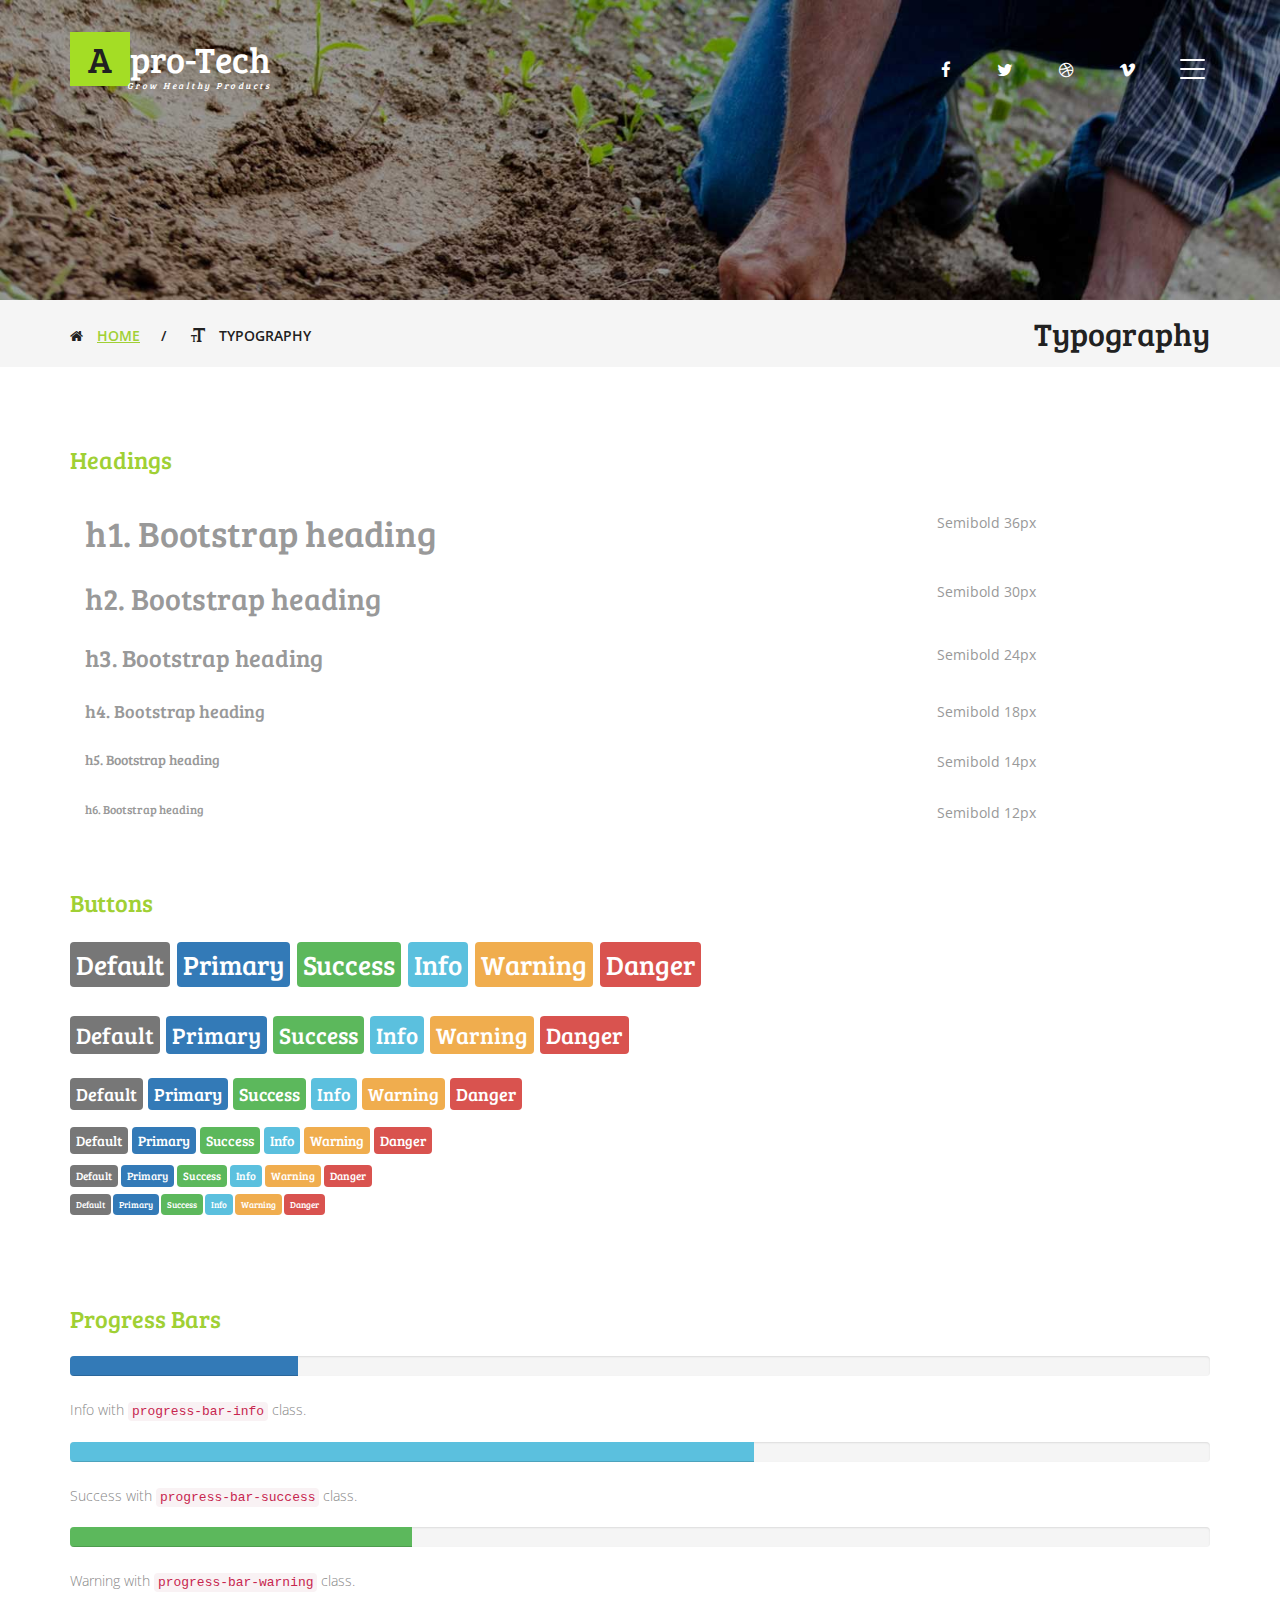
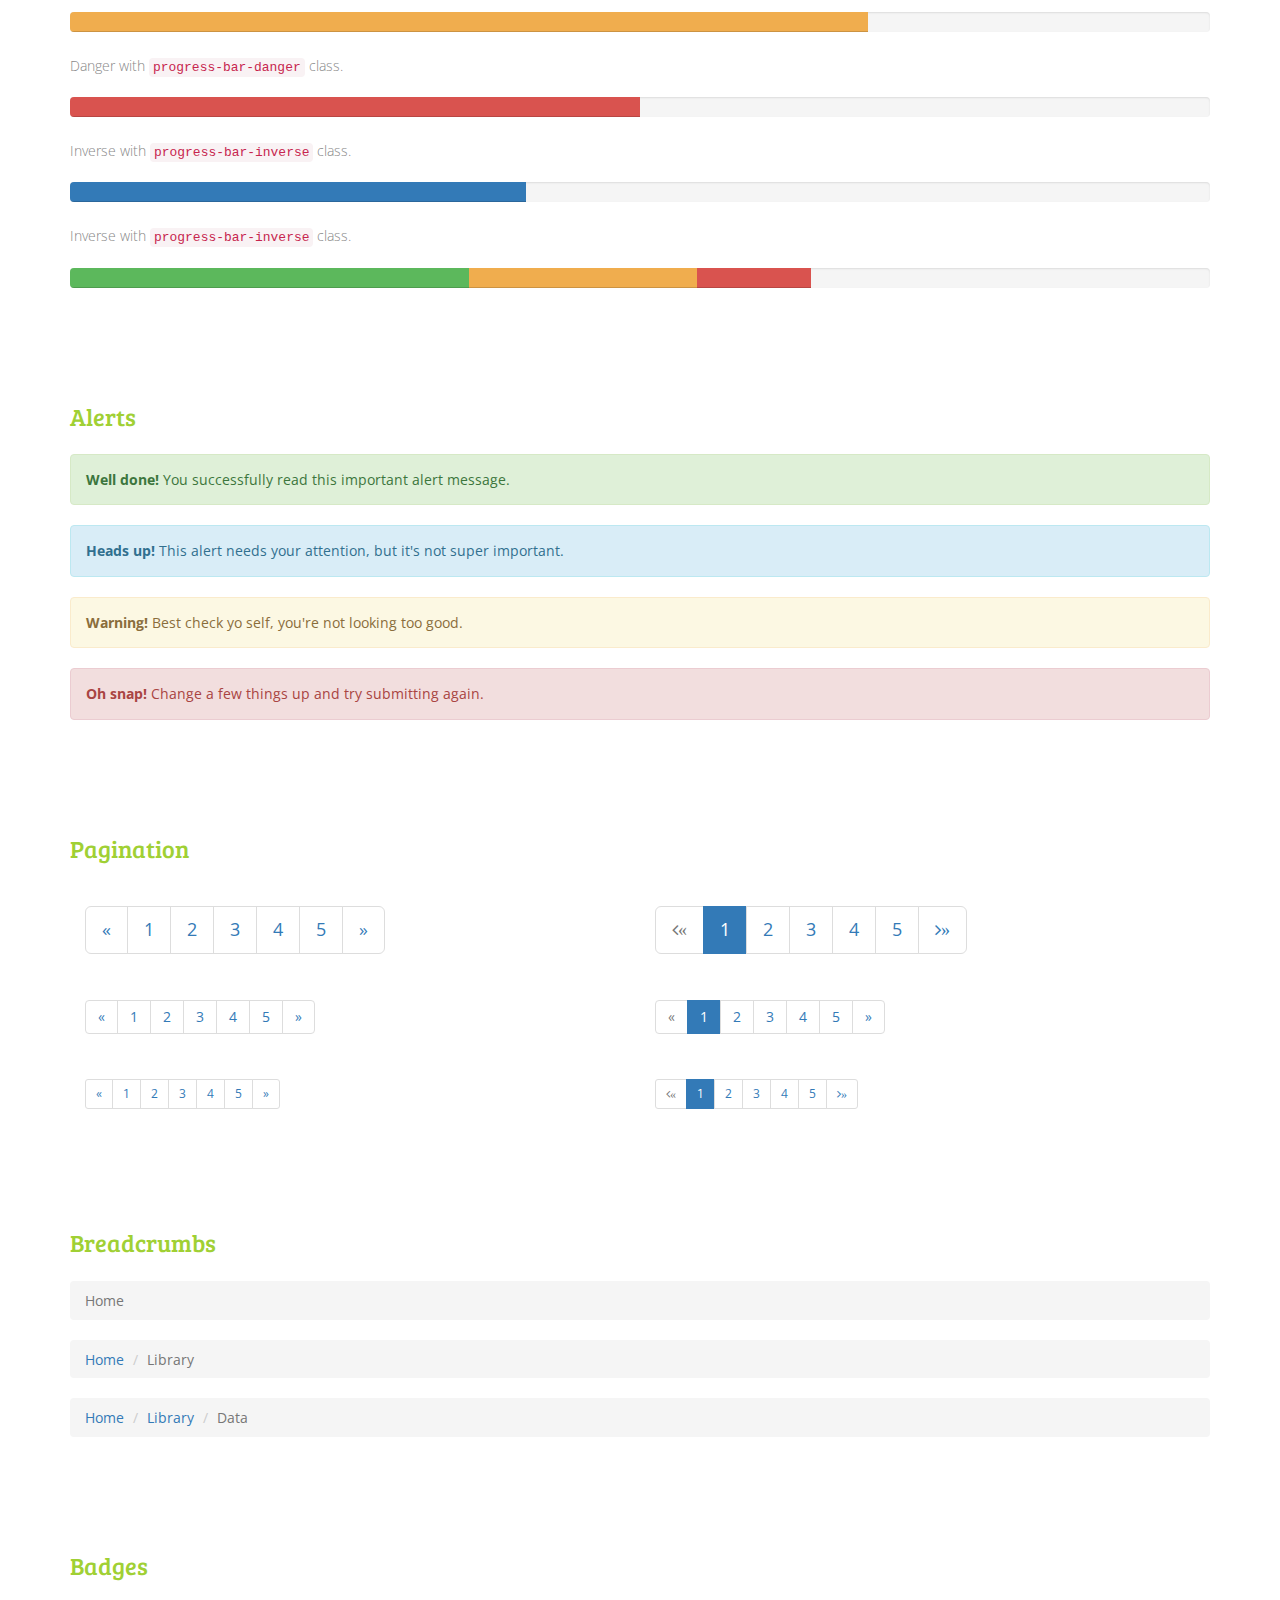
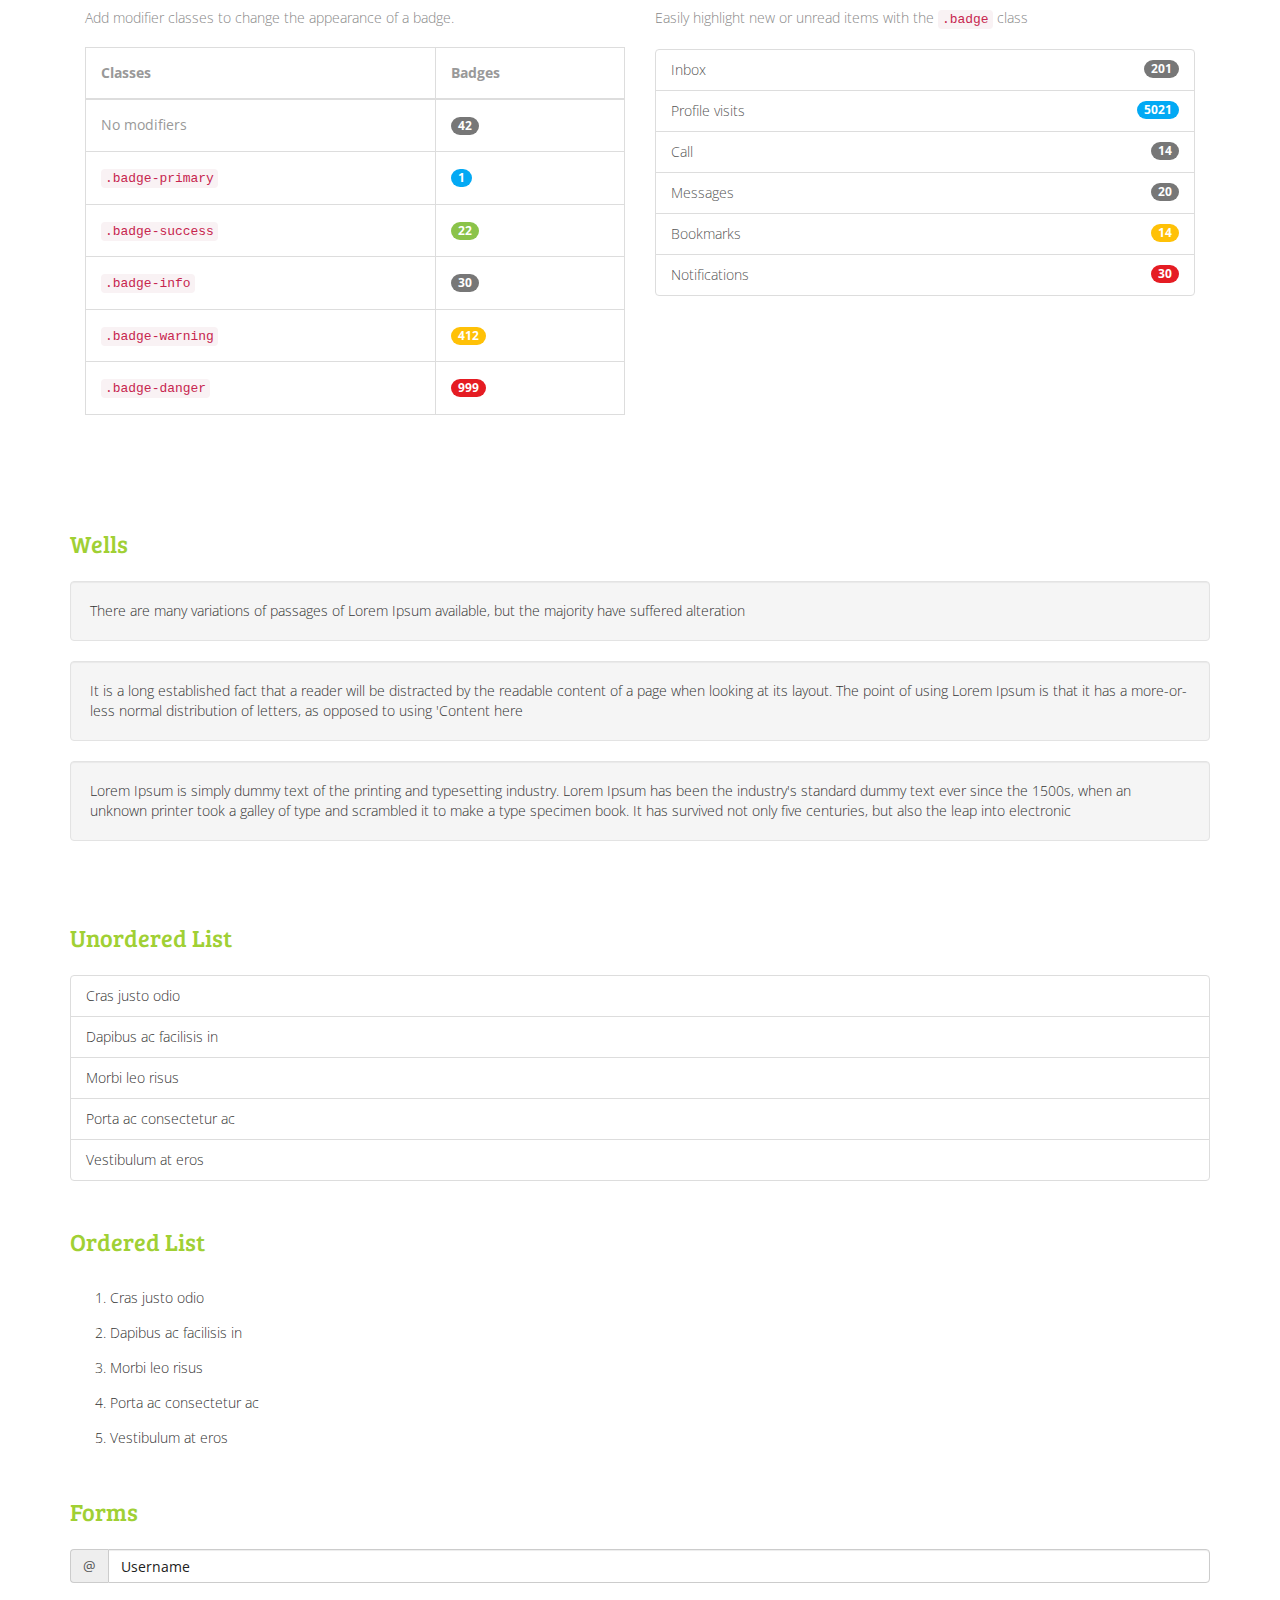
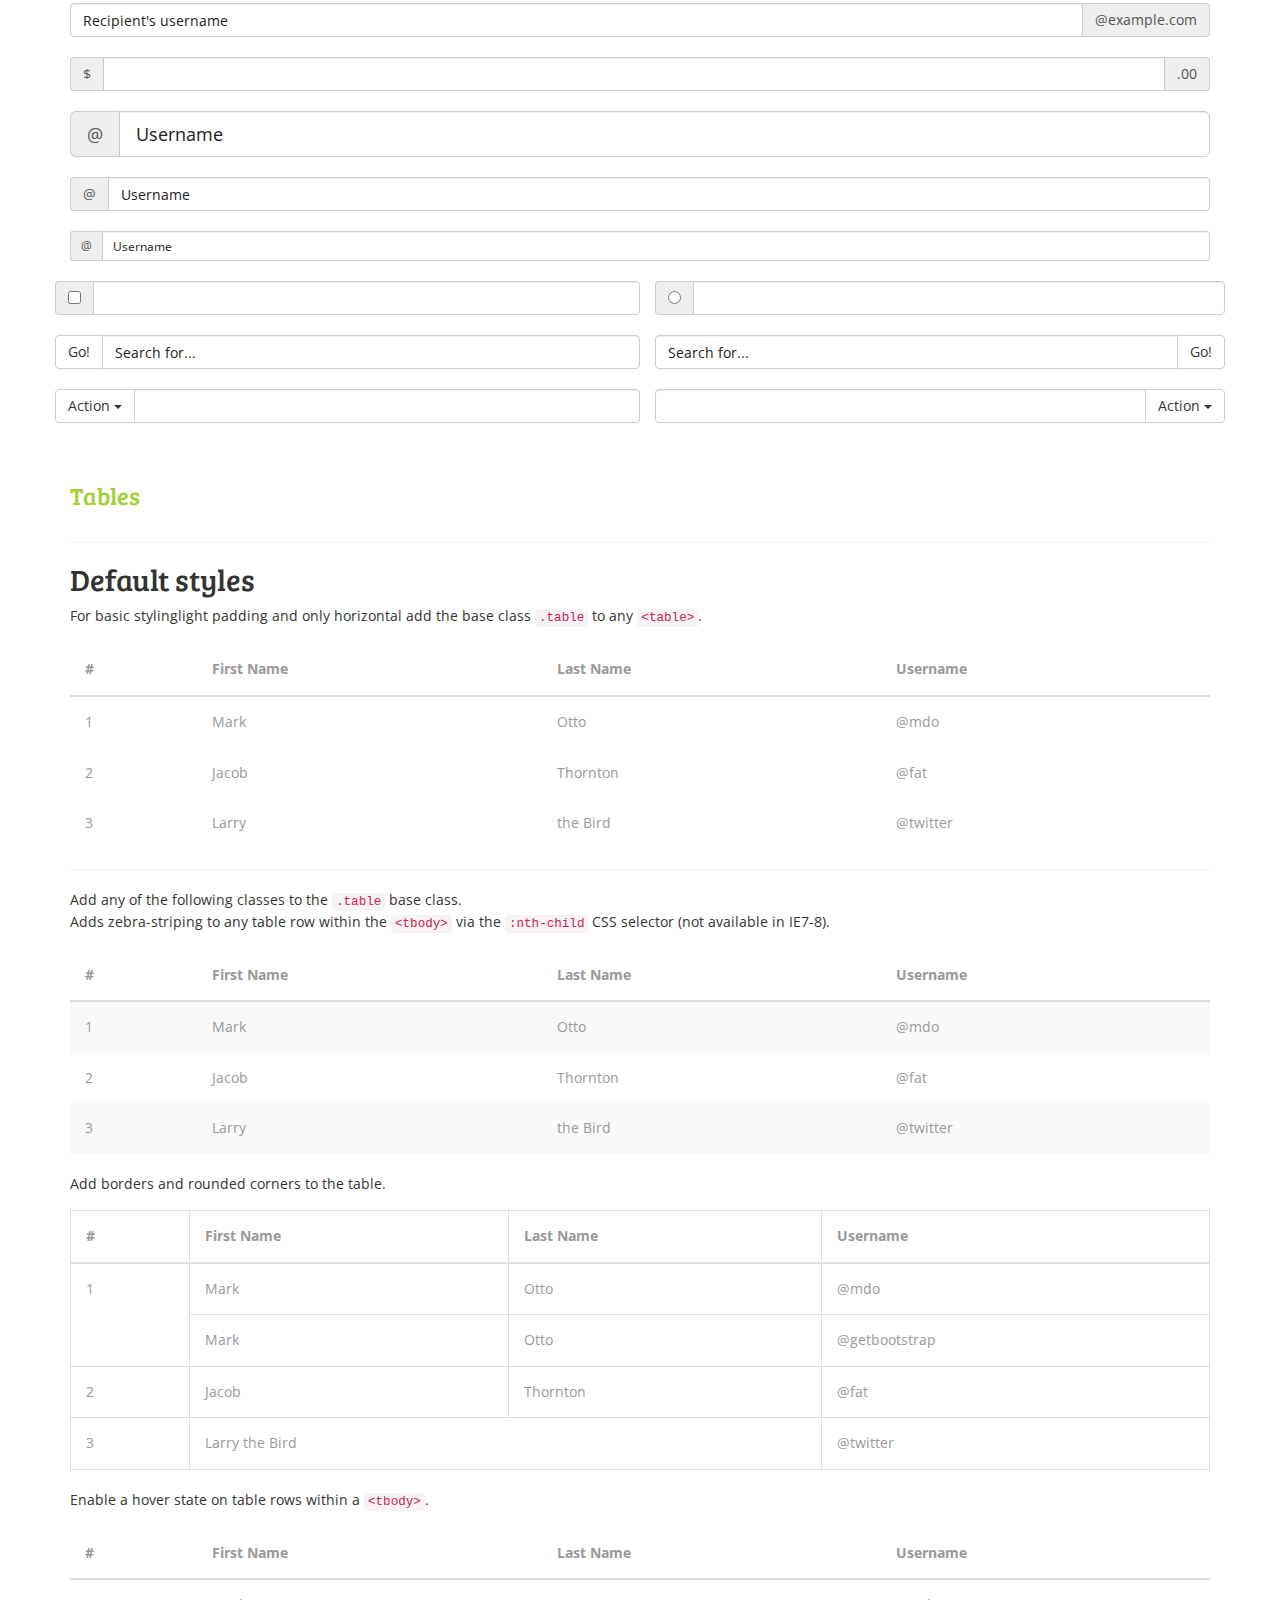
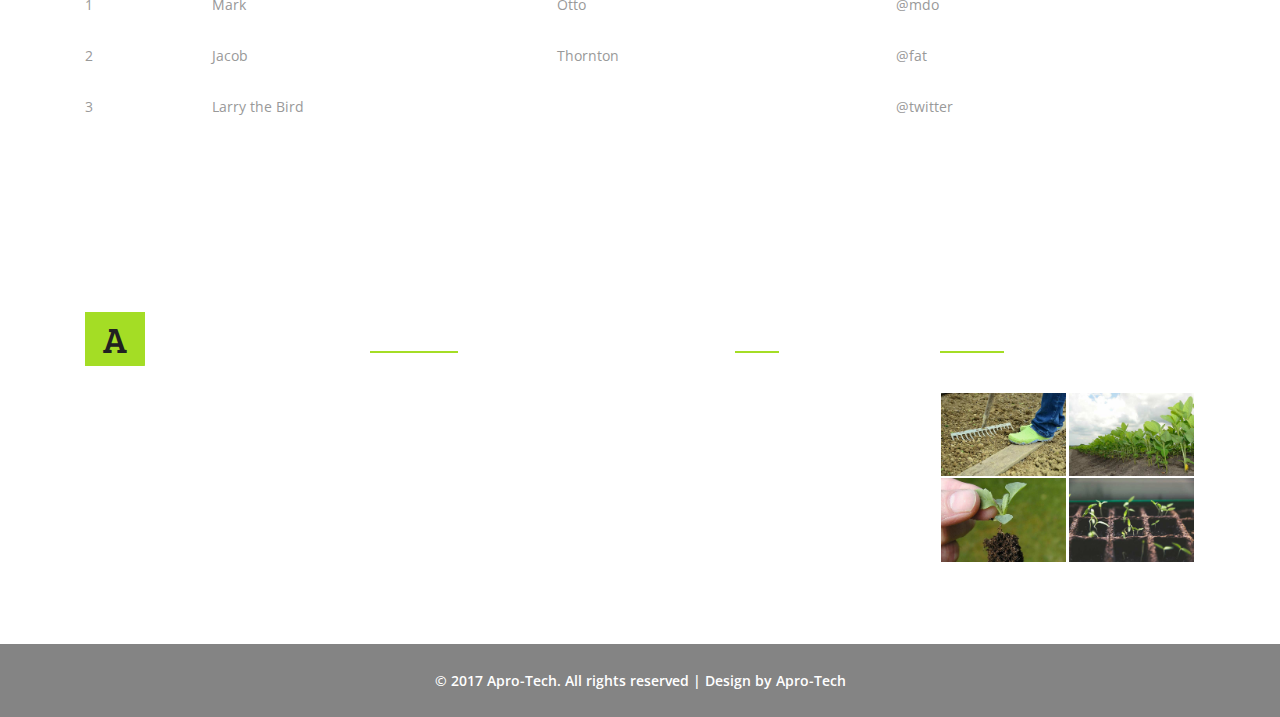
<file: typography.html>
<!--
author: W3layouts
author URL: http://w3layouts.com
License: Creative Commons Attribution 3.0 Unported
License URL: http://creativecommons.org/licenses/by/3.0/
-->
<!DOCTYPE html>
<html lang="en">
<head>
<title>Apro-Tech</title>
<!-- custom-theme -->
<meta name="viewport" content="width=device-width, initial-scale=1">
<meta http-equiv="Content-Type" content="text/html; charset=utf-8" />
<meta name="keywords" content="Germinate Responsive web template, Bootstrap Web Templates, Flat Web Templates, Android Compatible web template, 
Smartphone Compatible web template, free webdesigns for Nokia, Samsung, LG, SonyEricsson, Motorola web design" />
<script type="application/x-javascript"> addEventListener("load", function() { setTimeout(hideURLbar, 0); }, false);
		function hideURLbar(){ window.scrollTo(0,1); } </script>
<!-- //custom-theme -->
<link href="css/bootstrap.css" rel="stylesheet" type="text/css" media="all" />
<link href="css/style.css" rel="stylesheet" type="text/css" media="all" />
<!-- js -->
<script type="text/javascript" src="js/jquery-2.1.4.min.js"></script>
<!-- //js -->
<!-- font-awesome-icons -->
<link href="css/font-awesome.css" rel="stylesheet"> 
<!-- //font-awesome-icons -->
<link href="//fonts.googleapis.com/css?family=Bree+Serif&amp;subset=latin-ext" rel="stylesheet">
<link href='//fonts.googleapis.com/css?family=Open+Sans:400,300,300italic,400italic,600,600italic,700,700italic,800,800italic' rel='stylesheet' type='text/css'>
</head>
	
<body>
<!-- banner -->
	<div class="banner1">
		<div class="container">
			<div class="w3_agileits_banner_main_grid">
				<div class="w3_agile_logo">
					<h1><a href="index.html"><span>A</span>pro-Tech<i>Grow healthy products</i></a></h1>
				</div>
				<div class="agile_social_icons_banner">
					<ul class="agileits_social_list">
						<li><a href="#" class="w3_agile_facebook"><i class="fa fa-facebook" aria-hidden="true"></i></a></li>
						<li><a href="#" class="agile_twitter"><i class="fa fa-twitter" aria-hidden="true"></i></a></li>
						<li><a href="#" class="w3_agile_dribble"><i class="fa fa-dribbble" aria-hidden="true"></i></a></li>
						<li><a href="#" class="w3_agile_vimeo"><i class="fa fa-vimeo" aria-hidden="true"></i></a></li>
					</ul>
				</div>
				<div class="agileits_w3layouts_menu">
					<div class="shy-menu">
						<a class="shy-menu-hamburger">
							<span class="layer top"></span>
							<span class="layer mid"></span>
							<span class="layer btm"></span>
						</a>
						<div class="shy-menu-panel">
							<nav class="menu menu--horatio link-effect-8" id="link-effect-8">
								<ul class="w3layouts_menu__list">
									<li><a href="index.html">Home</a></li>
									<li><a href="about.html">About Us</a></li> 
									<li><a href="services.html">Services</a></li>
									<li><a href="gallery.html">Gallery</a></li> 
									<li><a href="contact.html">Contact Us</a></li>
								</ul>
							</nav>
						</div>
						<div class="clearfix"> </div>
					</div>
				</div>
				<div class="clearfix"> </div>
			</div>
		</div>
	</div>
<!-- banner -->
<!-- bootstrap-pop-up -->
	<div class="modal video-modal fade" id="myModal" tabindex="-1" role="dialog" aria-labelledby="myModal">
		<div class="modal-dialog" role="document">
			<div class="modal-content">
				<div class="modal-header">
					Germinate
					<button type="button" class="close" data-dismiss="modal" aria-label="Close"><span aria-hidden="true">&times;</span></button>						
				</div>
				<section>
					<div class="modal-body">
						<img src="images/4.jpg" alt=" " class="img-responsive" />
						<p>Ut enim ad minima veniam, quis nostrum 
							exercitationem ullam corporis suscipit laboriosam, 
							nisi ut aliquid ex ea commodi consequatur? Quis autem 
							vel eum iure reprehenderit qui in ea voluptate velit 
							esse quam nihil molestiae consequatur, vel illum qui 
							dolorem eum fugiat quo voluptas nulla pariatur.
							<i>" Quis autem vel eum iure reprehenderit qui in ea voluptate velit 
								esse quam nihil molestiae consequatur.</i></p>
					</div>
				</section>
			</div>
		</div>
	</div>
<!-- //bootstrap-pop-up -->
<!-- breadcrumbs -->
	<div class="breadcrumbs">
		<div class="container">
			<div class="w3layouts_breadcrumbs_left">
				<ul>
					<li><i class="fa fa-home" aria-hidden="true"></i><a href="index.html">Home</a><span>/</span></li>
					<li><i class="glyphicon glyphicon-text-size"></i>Typography</li>
				</ul>
			</div>
			<div class="w3layouts_breadcrumbs_right">
				<h2>Typography</h2>
			</div>
			<div class="clearfix"> </div>
		</div>
	</div>
<!-- //breadcrumbs -->
<!-- typography -->
	<div class="welcome">
		<div class="container">
			<div class="grid_3 grid_4 w3layouts">
				<h3 class="hdg">Headings</h3>
				<div class="bs-example">
					<table class="table">
						<tbody>
							<tr>
								<td><h1 id="h1.-bootstrap-heading">h1. Bootstrap heading<a class="anchorjs-link" href="#h1.-bootstrap-heading"><span class="anchorjs-icon"></span></a></h1></td>
								<td class="type-info">Semibold 36px</td>
							</tr>
							<tr>
								<td><h2 id="h2.-bootstrap-heading">h2. Bootstrap heading<a class="anchorjs-link" href="#h2.-bootstrap-heading"><span class="anchorjs-icon"></span></a></h2></td>
								<td class="type-info">Semibold 30px</td>
							</tr>
							<tr>
								<td><h3 id="h3.-bootstrap-heading">h3. Bootstrap heading<a class="anchorjs-link" href="#h3.-bootstrap-heading"><span class="anchorjs-icon"></span></a></h3></td>
								<td class="type-info">Semibold 24px</td>
							</tr>
							<tr>
								<td><h4 id="h4.-bootstrap-heading">h4. Bootstrap heading<a class="anchorjs-link" href="#h4.-bootstrap-heading"><span class="anchorjs-icon"></span></a></h4></td>
								<td class="type-info">Semibold 18px</td>
							</tr>
							<tr>
								<td><h5 id="h5.-bootstrap-heading">h5. Bootstrap heading<a class="anchorjs-link" href="#h5.-bootstrap-heading"><span class="anchorjs-icon"></span></a></h5></td>
								<td class="type-info">Semibold 14px</td>
							</tr>
							<tr>
								<td><h6>h6. Bootstrap heading</h6></td>
								<td class="type-info">Semibold 12px</td>
							</tr>
						</tbody>
					</table>
				</div>
			</div>
			<div class="grid_3 grid_5 w3">
				<h3>Buttons</h3>
				<h1>
					<a href="#"><span class="label label-default">Default</span></a>
					<a href="#"><span class="label label-primary">Primary</span></a>
					<a href="#"><span class="label label-success">Success</span></a>
					<a href="#"><span class="label label-info">Info</span></a>
					<a href="#"><span class="label label-warning">Warning</span></a>
					<a href="#"><span class="label label-danger">Danger</span></a>
				</h1>
				<h2>
					<a href="#"><span class="label label-default">Default</span></a>
					<a href="#"><span class="label label-primary">Primary</span></a>
					<a href="#"><span class="label label-success">Success</span></a>
					<a href="#"><span class="label label-info">Info</span></a>
					<a href="#"><span class="label label-warning">Warning</span></a>
					<a href="#"><span class="label label-danger">Danger</span></a>
				</h2>
				<h3>
					<a href="#"><span class="label label-default">Default</span></a>
					<a href="#"><span class="label label-primary">Primary</span></a>
					<a href="#"><span class="label label-success">Success</span></a>
					<a href="#"><span class="label label-info">Info</span></a>
					<a href="#"><span class="label label-warning">Warning</span></a>
					<a href="#"><span class="label label-danger">Danger</span></a>
				</h3>
				<h4>
					<a href="#"><span class="label label-default">Default</span></a>
					<a href="#"><span class="label label-primary">Primary</span></a>
					<a href="#"><span class="label label-success">Success</span></a>
					<a href="#"><span class="label label-info">Info</span></a>
					<a href="#"><span class="label label-warning">Warning</span></a>
					<a href="#"><span class="label label-danger">Danger</span></a>
				</h4>
				<h5>
					<a href="#"><span class="label label-default">Default</span></a>
					<a href="#"><span class="label label-primary">Primary</span></a>
					<a href="#"><span class="label label-success">Success</span></a>
					<a href="#"><span class="label label-info">Info</span></a>
					<a href="#"><span class="label label-warning">Warning</span></a>
					<a href="#"><span class="label label-danger">Danger</span></a>
				</h5>
				<h6>
					<a href="#"><span class="label label-default">Default</span></a>
					<a href="#"><span class="label label-primary">Primary</span></a>
					<a href="#"><span class="label label-success">Success</span></a>
					<a href="#"><span class="label label-info">Info</span></a>
					<a href="#"><span class="label label-warning">Warning</span></a>
					<a href="#"><span class="label label-danger">Danger</span></a>
				</h6>
			</div>		
			<div class="grid_3 grid_5 w3l">
				<h3>Progress Bars</h3>
				<div class="tab-content">
					<div class="tab-pane active" id="domprogress">
						<div class="progress">    
							<div class="progress-bar progress-bar-primary" style="width: 20%"></div>
						</div>
						<p>Info with <code>progress-bar-info</code> class.</p>
						<div class="progress">    
							<div class="progress-bar progress-bar-info" style="width: 60%"></div>
						</div>
						<p>Success with <code>progress-bar-success</code> class.</p>
						<div class="progress">
							<div class="progress-bar progress-bar-success" style="width: 30%"></div>
						</div>
						<p>Warning with <code>progress-bar-warning</code> class.</p>
						<div class="progress">
							<div class="progress-bar progress-bar-warning" style="width: 70%"></div>
						</div>
						<p>Danger with <code>progress-bar-danger</code> class.</p>
						<div class="progress">
							<div class="progress-bar progress-bar-danger" style="width: 50%"></div>
						</div>
						<p>Inverse with <code>progress-bar-inverse</code> class.</p>
						<div class="progress">
							<div class="progress-bar progress-bar-inverse" style="width: 40%"></div>
						</div>
						<p>Inverse with <code>progress-bar-inverse</code> class.</p>
						<div class="progress">
							<div class="progress-bar progress-bar-success" style="width: 35%"><span class="sr-only">35% Complete (success)</span></div>
							<div class="progress-bar progress-bar-warning" style="width: 20%"><span class="sr-only">20% Complete (warning)</span></div>
							<div class="progress-bar progress-bar-danger" style="width: 10%"><span class="sr-only">10% Complete (danger)</span></div>
						</div>
					</div>
				</div>
			</div>
			<div class="grid_3 grid_5 w3ls">
				<h3>Alerts</h3>
				<div class="alert alert-success" role="alert">
					<strong>Well done!</strong> You successfully read this important alert message.
				</div>
				<div class="alert alert-info" role="alert">
					<strong>Heads up!</strong> This alert needs your attention, but it's not super important.
				</div>
				<div class="alert alert-warning" role="alert">
					<strong>Warning!</strong> Best check yo self, you're not looking too good.
				</div>
				<div class="alert alert-danger" role="alert">
					<strong>Oh snap!</strong> Change a few things up and try submitting again.
				</div>
			</div>
			<div class="grid_3 grid_5 agileits">
				<h3>Pagination</h3>
				<div class="col-md-6">
					<nav>
						<ul class="pagination pagination-lg">
							<li><a href="#" aria-label="Previous"><span aria-hidden="true">«</span></a></li>
							<li><a href="#">1</a></li>
							<li><a href="#">2</a></li>
							<li><a href="#">3</a></li>
							<li><a href="#">4</a></li>
							<li><a href="#">5</a></li>
							<li><a href="#" aria-label="Next"><span aria-hidden="true">»</span></a></li>
						</ul>
					</nav>
					<nav>
						<ul class="pagination">
							<li><a href="#" aria-label="Previous"><span aria-hidden="true">«</span></a></li>
							<li><a href="#">1</a></li>
							<li><a href="#">2</a></li>
							<li><a href="#">3</a></li>
							<li><a href="#">4</a></li>
							<li><a href="#">5</a></li>
							<li><a href="#" aria-label="Next"><span aria-hidden="true">»</span></a></li>
						</ul>
					</nav>
					<nav>
						<ul class="pagination pagination-sm">
							<li><a href="#" aria-label="Previous"><span aria-hidden="true">«</span></a></li>
							<li><a href="#">1</a></li>
							<li><a href="#">2</a></li>
							<li><a href="#">3</a></li>
							<li><a href="#">4</a></li>
							<li><a href="#">5</a></li>
							<li><a href="#" aria-label="Next"><span aria-hidden="true">»</span></a></li>
						</ul>
					</nav>
				</div>
				<div class="col-md-6">
					<ul class="pagination pagination-lg">
						<li class="disabled"><a href="#"><i class="fa fa-angle-left">«</i></a></li>
						<li class="active"><a href="#">1</a></li>
						<li><a href="#">2</a></li>
						<li><a href="#">3</a></li>
						<li><a href="#">4</a></li>
						<li><a href="#">5</a></li>
						<li><a href="#"><i class="fa fa-angle-right">»</i></a></li>
					</ul>
					<nav>
						<ul class="pagination">
							<li class="disabled"><a href="#" aria-label="Previous"><span aria-hidden="true">«</span></a></li>
							<li class="active"><a href="#">1 <span class="sr-only">(current)</span></a></li>
							<li><a href="#">2</a></li>
							<li><a href="#">3</a></li>
							<li><a href="#">4</a></li>
							<li><a href="#">5</a></li>
							<li><a href="#" aria-label="Next"><span aria-hidden="true">»</span></a></li>
						</ul>
					</nav>
					<ul class="pagination pagination-sm">
						<li class="disabled"><a href="#"><i class="fa fa-angle-left">«</i></a></li>
						<li class="active"><a href="#">1</a></li>
						<li><a href="#">2</a></li>
						<li><a href="#">3</a></li>
						<li><a href="#">4</a></li>
						<li><a href="#">5</a></li>
						<li><a href="#"><i class="fa fa-angle-right">»</i></a></li>
					</ul>
				</div>
				<div class="clearfix"> </div>
			</div>
			<div class="grid_3 grid_5 agileinfo">
				<h3>Breadcrumbs</h3>
				<ol class="breadcrumb">
					<li class="active">Home</li>
				</ol>
				<ol class="breadcrumb">
					<li><a href="#">Home</a></li>
					<li class="active">Library</li>
				</ol>
				<ol class="breadcrumb">
					<li><a href="#">Home</a></li>
					<li><a href="#">Library</a></li>
					<li class="active">Data</li>
				</ol>
			</div>
			<div class="grid_3 grid_5 wthree">
				<h3>Badges</h3>
				<div class="col-md-6 agileits-w3layouts">
					<p>Add modifier classes to change the appearance of a badge.</p>
					<table class="table table-bordered">
						<thead>
							<tr>
								<th>Classes</th>
								<th>Badges</th>
							</tr>
						</thead>
						<tbody>
							<tr>
								<td>No modifiers</td>
								<td><span class="badge">42</span></td>
							</tr>
							<tr>
								<td><code>.badge-primary</code></td>
								<td><span class="badge badge-primary">1</span></td>
							</tr>
							<tr>
								<td><code>.badge-success</code></td>
								<td><span class="badge badge-success">22</span></td>
							</tr>
							<tr>
								<td><code>.badge-info</code></td>
								<td><span class="badge badge-info">30</span></td>
							</tr>
							<tr>
								<td><code>.badge-warning</code></td>
								<td><span class="badge badge-warning">412</span></td>
							</tr>
							<tr>
								<td><code>.badge-danger</code></td>
								<td><span class="badge badge-danger">999</span></td>
							</tr>
						</tbody>
					</table>                    
				</div>
				<div class="col-md-6 w3-agileits">
					<p>Easily highlight new or unread items with the <code>.badge</code> class</p>
					<div class="list-group list-group-alternate"> 
						<a href="#" class="list-group-item"><span class="badge">201</span> <i class="ti ti-email"></i> Inbox </a> 
						<a href="#" class="list-group-item"><span class="badge badge-primary">5021</span> <i class="ti ti-eye"></i> Profile visits </a> 
						<a href="#" class="list-group-item"><span class="badge">14</span> <i class="ti ti-headphone-alt"></i> Call </a> 
						<a href="#" class="list-group-item"><span class="badge">20</span> <i class="ti ti-comments"></i> Messages </a> 
						<a href="#" class="list-group-item"><span class="badge badge-warning">14</span> <i class="ti ti-bookmark"></i> Bookmarks </a> 
						<a href="#" class="list-group-item"><span class="badge badge-danger">30</span> <i class="ti ti-bell"></i> Notifications </a> 
					</div>
				</div>
			   <div class="clearfix"> </div>
			</div>	 
			<div class="grid_3 grid_5 agile">
				<h3>Wells</h3>
				<div class="well">
					There are many variations of passages of Lorem Ipsum available, but the majority have suffered alteration
				</div>
				<div class="well">
					It is a long established fact that a reader will be distracted by the readable content of a page when looking at its layout. The point of using Lorem Ipsum is that it has a more-or-less normal distribution of letters, as opposed to using 'Content here
				</div>
				<div class="well">
						Lorem Ipsum is simply dummy text of the printing and typesetting industry. Lorem Ipsum has been the industry's standard dummy text ever since the 1500s, when an unknown printer took a galley of type and scrambled it to make a type specimen book. It has survived not only five centuries, but also the leap into electronic
				</div>
			</div>
			<h3 class="bars">Unordered List</h3>
			<ul class="list-group w3-agile">
			  <li class="list-group-item">Cras justo odio</li>
			  <li class="list-group-item">Dapibus ac facilisis in</li>
			  <li class="list-group-item">Morbi leo risus</li>
			  <li class="list-group-item">Porta ac consectetur ac</li>
			  <li class="list-group-item">Vestibulum at eros</li>
			</ul>
			<h3 class="bars">Ordered List</h3>
			<ol>
				<li class="list-group-item1">Cras justo odio</li>
				<li class="list-group-item1">Dapibus ac facilisis in</li>
				<li class="list-group-item1">Morbi leo risus</li>
				<li class="list-group-item1">Porta ac consectetur ac</li>
				<li class="list-group-item1">Vestibulum at eros</li>
			</ol>
			<h3 class="bars">Forms</h3>
			<div class="input-group w3_w3layouts">
				<span class="input-group-addon" id="basic-addon1">@</span>
				<input type="text" class="form-control" placeholder="Username" aria-describedby="basic-addon1">
			</div>
			<div class="input-group w3_w3layouts">
				<input type="text" class="form-control" placeholder="Recipient's username" aria-describedby="basic-addon2">
				<span class="input-group-addon" id="basic-addon2">@example.com</span>
			</div>
			<div class="input-group w3_w3layouts">
				<span class="input-group-addon">$</span>
					<input type="text" class="form-control" aria-label="Amount (to the nearest dollar)">
				<span class="input-group-addon">.00</span>
			</div>
			<div class="input-group input-group-lg w3_w3layouts">
				<span class="input-group-addon" id="sizing-addon1">@</span>
				<input type="text" class="form-control" placeholder="Username" aria-describedby="sizing-addon1">
			</div>
			<div class="input-group w3_w3layouts">
				<span class="input-group-addon" id="sizing-addon2">@</span>
				<input type="text" class="form-control" placeholder="Username" aria-describedby="sizing-addon2">
			</div>
			<div class="input-group input-group-sm w3_w3layouts">
				<span class="input-group-addon" id="sizing-addon3">@</span>
				<input type="text" class="form-control" placeholder="Username" aria-describedby="sizing-addon3">
			</div>
			<div class="row">
				<div class="col-lg-6 in-gp-tl">
					<div class="input-group">
						<span class="input-group-addon">
							<input type="checkbox" aria-label="...">
						</span>
						<input type="text" class="form-control" aria-label="...">
					</div><!-- /input-group -->
				</div><!-- /.col-lg-6 -->
				<div class="col-lg-6 in-gp-tb">
					<div class="input-group">
						<span class="input-group-addon">
							<input type="radio" aria-label="...">
						</span>
						<input type="text" class="form-control" aria-label="...">
					</div><!-- /input-group -->
				</div><!-- /.col-lg-6 -->
			</div><!-- /.row -->
			<div class="row">
				<div class="col-lg-6 in-gp-tl">
					<div class="input-group">
						<span class="input-group-btn">
							<button class="btn btn-default" type="button">Go!</button>
						</span>
						<input type="text" class="form-control" placeholder="Search for...">
					</div><!-- /input-group -->
				</div><!-- /.col-lg-6 -->
				<div class="col-lg-6 in-gp-tb">
					<div class="input-group">
						<input type="text" class="form-control" placeholder="Search for...">
						<span class="input-group-btn">
							<button class="btn btn-default" type="button">Go!</button>
						</span>
					</div><!-- /input-group -->
				</div><!-- /.col-lg-6 -->
			</div><!-- /.row -->
			<div class="row">
				<div class="col-lg-6 in-gp-tl">
					<div class="input-group">
						<div class="input-group-btn">
							<button type="button" class="btn btn-default dropdown-toggle" data-toggle="dropdown" aria-haspopup="true" aria-expanded="false">Action <span class="caret"></span></button>
							<ul class="dropdown-menu">
								<li><a href="#">Action</a></li>
								<li><a href="#">Another action</a></li>
								<li><a href="#">Something else here</a></li>
								<li role="separator" class="divider"></li>
								<li><a href="#">Separated link</a></li>
							</ul>
						</div><!-- /btn-group -->
						<input type="text" class="form-control" aria-label="...">
					</div><!-- /input-group -->
				</div><!-- /.col-lg-6 -->
				<div class="col-lg-6 in-gp-tb">
					<div class="input-group">
						<input type="text" class="form-control" aria-label="...">
						<div class="input-group-btn">
							<button type="button" class="btn btn-default dropdown-toggle" data-toggle="dropdown" aria-haspopup="true" aria-expanded="false">Action <span class="caret"></span></button>
							<ul class="dropdown-menu dropdown-menu-right">
								<li><a href="#">Action</a></li>
								<li><a href="#">Another action</a></li>
								<li><a href="#">Something else here</a></li>
								<li role="separator" class="divider"></li>
								<li><a href="#">Separated link</a></li>
							</ul>
						</div><!-- /btn-group -->
					</div><!-- /input-group -->
				</div><!-- /.col-lg-6 -->
			</div><!-- /.row -->
			<div class="page-header">
				<h3 class="bars">Tables</h3>
			</div>
			<h2 class="typoh2">Default styles</h2>
			<p>For basic stylinglight padding and only horizontal add the base class <code>.table</code> to any <code>&lt;table&gt;</code>.</p>
			<div class="bs-docs-example">
				<table class="table">
					<thead>
						<tr>
							<th>#</th>
							<th>First Name</th>
							<th>Last Name</th>
							<th>Username</th>
						</tr>
					</thead>
					<tbody>
						<tr>
							<td>1</td>
							<td>Mark</td>
							<td>Otto</td>
							<td>@mdo</td>
						</tr>
						<tr>
							<td>2</td>
							<td>Jacob</td>
							<td>Thornton</td>
							<td>@fat</td>
						</tr>
						<tr>
							<td>3</td>
							<td>Larry</td>
							<td>the Bird</td>
							<td>@twitter</td>
						</tr>
					</tbody>
				</table>
			</div>
			<hr class="bs-docs-separator">
			<p>Add any of the following classes to the <code>.table</code> base class.</p>
			<p>Adds zebra-striping to any table row within the <code>&lt;tbody&gt;</code> via the <code>:nth-child</code> CSS selector (not available in IE7-8).</p>
			<div class="bs-docs-example">
				<table class="table table-striped">
					<thead>
						<tr>
							<th>#</th>
							<th>First Name</th>
							<th>Last Name</th>
							<th>Username</th>
						</tr>
					</thead>
					<tbody>
						<tr>
							<td>1</td>
							<td>Mark</td>
							<td>Otto</td>
							<td>@mdo</td>
						</tr>
						<tr>
							<td>2</td>
							<td>Jacob</td>
							<td>Thornton</td>
							<td>@fat</td>
						</tr>
						<tr>
							<td>3</td>
							<td>Larry</td>
							<td>the Bird</td>
							<td>@twitter</td>
						</tr>
					</tbody>
				</table>
			</div>
			<p>Add borders and rounded corners to the table.</p>
			<div class="bs-docs-example">
				<table class="table table-bordered">
					<thead>
						<tr>
							<th>#</th>
							<th>First Name</th>
							<th>Last Name</th>
							<th>Username</th>
						</tr>
					</thead>
					<tbody>
						<tr>
							<td rowspan="2">1</td>
							<td>Mark</td>
							<td>Otto</td>
							<td>@mdo</td>
						</tr>
						<tr>
							<td>Mark</td>
							<td>Otto</td>
							<td>@getbootstrap</td>
						</tr>
						<tr>
							<td>2</td>
							<td>Jacob</td>
							<td>Thornton</td>
							<td>@fat</td>
						</tr>
						<tr>
							<td>3</td>
							<td colspan="2">Larry the Bird</td>
							<td>@twitter</td>
						</tr>
					</tbody>
				</table>
			</div>
			<p>Enable a hover state on table rows within a <code>&lt;tbody&gt;</code>.</p>
			<div class="bs-docs-example">
				<table class="table table-hover">
					<thead>
						<tr>
						  <th>#</th>
						  <th>First Name</th>
						  <th>Last Name</th>
						  <th>Username</th>
						</tr>
					</thead>
					<tbody>
						<tr>
						  <td>1</td>
						  <td>Mark</td>
						  <td>Otto</td>
						  <td>@mdo</td>
						</tr>
						<tr>
						  <td>2</td>
						  <td>Jacob</td>
						  <td>Thornton</td>
						  <td>@fat</td>
						</tr>
						<tr>
						  <td>3</td>
						  <td colspan="2">Larry the Bird</td>
						  <td>@twitter</td>
						</tr>
					</tbody>
				</table>
			</div>
		</div>
	</div>
<!-- //typography -->
<!-- footer -->
	<div class="footer">
		<div class="container">
			<div class="w3agile_footer_grids">
				<div class="col-md-3 agileinfo_footer_grid">
					<div class="agileits_w3layouts_footer_logo">
						<h2><a href="index.html"><span>A</span>pro-Tech<i>Grow healthy products</i></a></h2>
					</div>
				</div>
				<div class="col-md-4 agileinfo_footer_grid">
					<h3>Contact Info</h3>
					<h4>Call Us <span>+1234 567 891</span></h4>
					<p>My Company, 875 Jewel Road <span>8907 Ukraine.</span></p>
					<ul class="agileits_social_list">
						<li><a href="#" class="w3_agile_facebook"><i class="fa fa-facebook" aria-hidden="true"></i></a></li>
						<li><a href="#" class="agile_twitter"><i class="fa fa-twitter" aria-hidden="true"></i></a></li>
						<li><a href="#" class="w3_agile_dribble"><i class="fa fa-dribbble" aria-hidden="true"></i></a></li>
						<li><a href="#" class="w3_agile_vimeo"><i class="fa fa-vimeo" aria-hidden="true"></i></a></li>
					</ul>
				</div>
				<div class="col-md-2 agileinfo_footer_grid agileinfo_footer_grid1">
					<h3>Navigation</h3>
					<ul class="w3layouts_footer_nav">
						<li><a href="index.html"><i class="fa fa-long-arrow-right" aria-hidden="true"></i>Home</a></li>
						<li><a href="icons.html"><i class="fa fa-long-arrow-right" aria-hidden="true"></i>Web Icons</a></li>
						<li><a href="typography.html"><i class="fa fa-long-arrow-right" aria-hidden="true"></i>Typography</a></li>
						<li><a href="contact.html"><i class="fa fa-long-arrow-right" aria-hidden="true"></i>Contact Us</a></li>
					</ul>
				</div>
				<div class="col-md-3 agileinfo_footer_grid">
					<h3>Blog Posts</h3>
					<div class="agileinfo_footer_grid_left">
						<a href="#" data-toggle="modal" data-target="#myModal"><img src="images/6.jpg" alt=" " class="img-responsive" /></a>
					</div>
					<div class="agileinfo_footer_grid_left">
						<a href="#" data-toggle="modal" data-target="#myModal"><img src="images/2.jpg" alt=" " class="img-responsive" /></a>
					</div>
					<div class="agileinfo_footer_grid_left">
						<a href="#" data-toggle="modal" data-target="#myModal"><img src="images/5.jpg" alt=" " class="img-responsive" /></a>
					</div>
					<div class="agileinfo_footer_grid_left">
						<a href="#" data-toggle="modal" data-target="#myModal"><img src="images/3.jpg" alt=" " class="img-responsive" /></a>
					</div>
					<div class="clearfix"> </div>
				</div>
				<div class="clearfix"> </div>
			</div>
		</div>
		<div class="w3_agileits_footer_copy">
			<div class="container">
				<p>© 2017 Apro-Tech. All rights reserved | Design by Apro-Tech</p>
			</div>
		</div>
	</div>
<!-- //footer -->
<!-- menu -->
	<script>
		$(function() {
			
			initDropDowns($("div.shy-menu"));

		});

		function initDropDowns(allMenus) {

			allMenus.children(".shy-menu-hamburger").on("click", function() {
				
				var thisTrigger = jQuery(this),
					thisMenu = thisTrigger.parent(),
					thisPanel = thisTrigger.next();

				if (thisMenu.hasClass("is-open")) {

					thisMenu.removeClass("is-open");

				} else {			
					
					allMenus.removeClass("is-open");	
					thisMenu.addClass("is-open");
					thisPanel.on("click", function(e) {
						e.stopPropagation();
					});
				}
				
				return false;
			});
		}
	</script>
<!-- //menu -->
<!-- start-smoth-scrolling -->
<script type="text/javascript" src="js/move-top.js"></script>
<script type="text/javascript" src="js/easing.js"></script>
<script type="text/javascript">
	jQuery(document).ready(function($) {
		$(".scroll").click(function(event){		
			event.preventDefault();
			$('html,body').animate({scrollTop:$(this.hash).offset().top},1000);
		});
	});
</script>
<!-- start-smoth-scrolling -->
<!-- for bootstrap working -->
	<script src="js/bootstrap.js"></script>
<!-- //for bootstrap working -->
<!-- here stars scrolling icon -->
	<script type="text/javascript">
		$(document).ready(function() {
			/*
				var defaults = {
				containerID: 'toTop', // fading element id
				containerHoverID: 'toTopHover', // fading element hover id
				scrollSpeed: 1200,
				easingType: 'linear' 
				};
			*/
								
			$().UItoTop({ easingType: 'easeOutQuart' });
								
			});
	</script>
<!-- //here ends scrolling icon -->
</body>
</html>
</file>
<file: css/style.css>
/*--
Author: W3layouts
Author URL: http://w3layouts.com
License: Creative Commons Attribution 3.0 Unported
License URL: http://creativecommons.org/licenses/by/3.0/
--*/
html, body{
    font-size: 100%;
	font-family: 'Open Sans', sans-serif;
	background:#ffffff;
	margin: 0;
}
p,ul li,ol li{
	margin:0;
	font-size:14px;
}
h1,h2,h3,h4,h5,h6{
	font-family: 'Bree Serif', serif;
	margin:0;
}
ul,label{
	margin:0;
	padding:0;
}
body a:hover{
	text-decoration:none;
}
input[type="submit"],input[type="reset"],a{
	-webkit-transition: 0.5s ease-in;
    -moz-transition: 0.5s ease-in;
    -ms-transition: 0.5s ease-in;
    -o-transition: 0.5s ease-in;
    transition:0.5s ease-in;
}
/*-- banner --*/
.banner{
	background: url(../images/banner.jpg) no-repeat 0px 0px;
    background-size: cover;
    -webkit-background-size: cover;
    -moz-background-size: cover;
    -o-background-size: cover;
    -ms-background-size: cover;
    min-height: 770px;
	position: relative;
}
.banner1{
	background: url(../images/banner.jpg) no-repeat 0px 0px;
    background-size: cover;
    -webkit-background-size: cover;
    -moz-background-size: cover;
    -o-background-size: cover;
    -ms-background-size: cover;
    min-height: 300px;
	position: relative;
}
.w3_agileits_banner_main_grid{
	padding:2em 0 0;
	position:relative;
}
.w3_agile_logo{
	float:left;
}
.w3_agile_logo h1 a{
	font-size:1em;
	color:#fff;
	text-decoration:none;
	display:block;
}
.w3_agile_logo h1 a span{
	padding: .2em .5em;
    background: #a4dd25;
    display: inline-block;
    color: #212121;
}
.w3_agile_logo h1 a i{
	display: block;
    font-size: .25em;
    text-align: right;
    line-height: 0;
    letter-spacing: 2.5px;
	text-transform:capitalize;
}
.agileits_social_list li{
	display: inline-block;
    margin-right: 3em;
}
.agileits_social_list li a{
    color: #fff;
    text-align: center;
    display: inline-block;
    font-size: 1.2em;
}
a.w3_agile_facebook:hover{
	color:#3b5998;
}
a.agile_twitter:hover{
	color:#1da1f2;
}
a.w3_agile_dribble:hover{
	color:#ea4c89;
}
a.w3_agile_vimeo:hover{
	color:#1ab7ea;
}
.agile_social_icons_banner {
    float: right;
    margin:1.6em 2em 0 0;
}
/*-- menu-navigation --*/
.shy-menu{
  -moz-transition: all .4s cubic-bezier(.1,.7,.3,1);
  -webkit-transition: all .4s cubic-bezier(.1,.7,.3,1);
  -o-transition: all .4s cubic-bezier(.1,.7,.3,1);
  -ms-transition: all .4s cubic-bezier(.1,.7,.3,1);
  transition: all .4s cubic-bezier(.1,.7,.3,1);
}

.shy-menu-panel ul {
	text-align: center;
}
.shy-menu-panel ul li{
	display: inline-block;
}
.shy-menu-panel ul li a{
	color: #fff;
    text-decoration: none;
    display: block;
    text-transform: uppercase;
	font-family: 'Bree Serif', serif;
}

.shy-menu { 
	display: block;
	background-color: rgba(33,40,44,.1);
	color: #fff;
    position: absolute;
    right: 0;
}
.shy-menu-hamburger,.shy-menu { 
	height: 35px;
	width: 35px;
}
.shy-menu.is-open{ 
  background-color:#262626;
}

.shy-menu.is-open {
    width: 100%;
}
.w3_agileits_banner_main_grid,.shy-menu.is-open {
	height: 75px;
}

.shy-menu-panel { 
	margin-left: 0px;
	display: none;
}
.is-open .shy-menu-panel { 
	margin-left: 0;
	display: block;
	width: 95%;
}
/*** Hamburger ***/
.shy-menu-hamburger {
	position: relative;
    display: block;
    overflow: hidden;
    cursor: pointer;
    float: right;
    margin-top: 1.2em;
}

.shy-menu-hamburger > .layer {
  background-color: #fff;
  border-radius: 1px;
  display: block;
  height: 2px;
  overflow: hidden;
  position: absolute;
    left: 5px;
  width: 25px;
}

.shy-menu-hamburger .layer.top { top: 8px; }
.is-open .shy-menu-hamburger .layer.top { 
	margin-top: .58em;
	transform: rotate(45deg);
	-webkit-transform: rotate(45deg);
	-moz-transform: rotate(45deg);
	-o-transform: rotate(45deg);
	-ms-transform: rotate(45deg);
}
.shy-menu-hamburger .layer.mid { top: 17px; }
.is-open .shy-menu-hamburger .layer.mid {
	opacity: 0;
	left: 0;
}
.shy-menu-hamburger .layer.btm { top: 26px; }
.is-open .shy-menu-hamburger .layer.btm { 
	margin-top: -.58em;
	transform: rotate(-45deg);
	-webkit-transform: rotate(-45deg);
	-moz-transform: rotate(-45deg);
	-o-transform: rotate(-45deg);
	-ms-transform: rotate(-45deg);
}
/*-- nav-effect --*/
.link-effect-8 a {
	margin: 0.8em 2.5em 0;
    padding: 1em;
	position: relative;
  -moz-transition: ease-out 0.3s 0.1s;
  -o-transition: ease-out 0.3s 0.1s;
  -webkit-transition: ease-out 0.3s;
  -webkit-transition-delay: 0.1s;
  transition: ease-out 0.3s 0.1s;
}
.link-effect-8 a::before {
  height: 2px;
  width: 100%;
  background: #797878;
  content: "";
  position: absolute;
  left: 0;
  top: 0;
  visibility: hidden;
  -moz-transition: 0.3s;
  -o-transition: 0.3s;
  -webkit-transition: 0.3s;
  transition: 0.3s;
}
.link-effect-8 a::after {
  height: 2px;
  width: 100%;
  background: #797878;
  content: "";
  position: absolute;
  left: 0;
  top: 100%;
  visibility: hidden;
  -moz-transition: 0.3s;
  -o-transition: 0.3s;
  -webkit-transition: 0.3s;
  transition: 0.3s;
}
.link-effect-8 a:hover::before,.w3layouts_menu__list li.active a::before {
  visibility: visible;
  top: 100%;
  background: white;
}
.link-effect-8 a:hover::after,.w3layouts_menu__list li.active a::after {
  visibility: visible;
  top: 0;
  background: white;
}
/*-- //nav-effect --*/
.shy-menu-panel ul li.active a,.link-effect-8 a:hover{
	color:#a4dd25;
}
.w3_banner_info{
	margin:12em 0 0;
	width:60%;
}
.w3_banner_info_grid h3{
	font-size:2em;
	color:#fff;
	line-height:1.5em;
}
.w3_banner_info_grid ul li{
	display:inline-block;
	font-size:1em;
}
.w3_banner_info_grid ul li a{
	padding:10px 40px;
	text-decoration:none;
	font-family: 'Bree Serif', serif;
	color:#212121;
}
.w3l_contact,.w3ls_more:hover{
	border:2px solid #fff;
	color:#a4dd25 !important;
	background:none;
}
.w3ls_more,.w3l_contact:hover{
	border:2px solid #a4dd25;
	background:#a4dd25;
	color:#212121 !important;
}
.w3ls_more:focus{
	outline:none;
}
span.char3 {
    text-transform: initial;
}
.w3_banner_info_grid p{
	margin:1em 0 4em;
	color:#fff;
	line-height:2em;
}
/*-- button-effect --*/
.thim-click-to-bottom {
    position: absolute;
    bottom: 7%;
    left: 50%;
    width: 40px;
    height: 40px;
    font-size: 40px;
    line-height: 40px;
    -webkit-animation: bounce 2s infinite ease-in-out;
}
.thim-click-to-bottom i {
    color: #fff;
    padding: 20px 10px;
    border: 1px solid;
    border-radius: 20px;
	font-size: 15px;
}
@-webkit-keyframes bounce {
	0%, 20%, 60%, 100%  { -ms-transform: translateY(0); }
	0%, 20%, 60%, 100%  { -o-transform: translateY(0); }
	0%, 20%, 60%, 100%  { -moz-transform: translateY(0); }
	0%, 20%, 60%, 100%  { -webkit-transform: translateY(0); }
    40%  { -webkit-transform: translateY(-20px); }
	80% { -webkit-transform: translateY(-10px); }
}
/*-- //button-effect --*/
/*-- //banner --*/
/*-- bootstrap-pop-up --*/
.modal-header {
    font-size:2em;
    color: #fff;
    font-family:'Bree Serif', serif;
    text-align: center;
    text-transform: capitalize;
    background:#aeb09f;
}
.close {
    opacity: 1;
}
.modal-body p {
    color: #999;
    text-align: left;
	padding:2em 2em 1em;
	margin: 0 !important;
	line-height:2em;
}
.modal-body p i {
    display: block;
    margin: 1em 0;
    color: #212121;
}
.modal-body {
    padding:0;
}
.modal-content {
    border-radius: 0;
}
button.close {
    font-size: 1.5em;
    color:#737373;
	outline: none;
}
/*-- //bootstrap-pop-up --*/
/*-- banner-bottom --*/
.agileits_banner_bottom_left{
	background:url(../images/1.jpg) no-repeat 0px 0px;
	background-size:cover;
	-webkit-background-size:cover;
	-moz-background-size:cover;
	-o-background-size:cover;
	-ms-background-size:cover;
}
.agileits_banner_bottom_left1{
	background:url(../images/2.jpg) no-repeat 0px 0px;
	background-size:cover;
	-webkit-background-size:cover;
	-moz-background-size:cover;
	-o-background-size:cover;
	-ms-background-size:cover;
}
.agileits_banner_bottom_left2{
	background:url(../images/3.jpg) no-repeat 0px 0px;
	background-size:cover;
	-webkit-background-size:cover;
	-moz-background-size:cover;
	-o-background-size:cover;
	-ms-background-size:cover;
}
.agileits_banner_bottom_left,.agileits_banner_bottom_left1,.agileits_banner_bottom_left2{
	min-height:335px;
	position:relative;
}
.agileinfo_banner_bottom_pos{
	position: absolute;
    top: 0%;
    left: 0%;
    width: 100%;
    height: 100%;
    background:rgba(25, 25, 25, 0.55);
}
.w3_agileits_banner_bottom_pos_grid{
	padding:7em 3em;
}
.wthree_banner_bottom_grid_right h4{
	font-size:1.5em;
	color:#a4dd25;
	margin-bottom:1em;
}
.wthree_banner_bottom_grid_right p{
	color:#fff;
	line-height:2em;
}
.agile_banner_bottom_grid_left_grid{
	width:100px;
	height:100px;
	border:2px solid #fff;
	text-align:center;
}
.agile_banner_bottom_grid_left_grid i{
	font-size:2em;
	color:#fff;
	line-height: 3em;
}
.agileits_banner_bottom_left:hover .agile_banner_bottom_grid_left_grid i,
.agileits_banner_bottom_left1:hover .agile_banner_bottom_grid_left_grid i,
.agileits_banner_bottom_left2:hover .agile_banner_bottom_grid_left_grid i{
	color:#212121;
}
.agileits_banner_bottom_left:hover .agileinfo_banner_bottom_pos,
.agileits_banner_bottom_left1:hover .agileinfo_banner_bottom_pos,
.agileits_banner_bottom_left2:hover .agileinfo_banner_bottom_pos{
	background:rgba(25, 25, 25, 0.7);
}
/* Radial Out */
.hvr-radial-out {
  display: inline-block;
  vertical-align: middle;
  -webkit-transform: perspective(1px) translateZ(0);
  transform: perspective(1px) translateZ(0);
  box-shadow: 0 0 1px transparent;
  position: relative;
  overflow: hidden;
  background:transparent;
  -webkit-transition-property: color;
  transition-property: color;
  -webkit-transition-duration: 0.3s;
  transition-duration: 0.3s;
}
.hvr-radial-out:before {
  content: "";
  position: absolute;
  z-index: -1;
  top: 0;
  left: 0;
  right: 0;
  bottom: 0;
  background: #a4dd25;
  border-radius: 100%;
  -webkit-transform: scale(0);
  transform: scale(0);
  -webkit-transition-property: transform;
  transition-property: transform;
  -webkit-transition-duration: 0.3s;
  transition-duration: 0.3s;
  -webkit-transition-timing-function: ease-out;
  transition-timing-function: ease-out;
}
.hvr-radial-out:hover, .hvr-radial-out:focus, .hvr-radial-out:active {
  color: white;
}
.hvr-radial-out:hover:before, .hvr-radial-out:focus:before,.agileits_banner_bottom_left:hover .hvr-radial-out:before
,.agileits_banner_bottom_left1:hover .hvr-radial-out:before,.agileits_banner_bottom_left2:hover .hvr-radial-out:before,
.w3_agile_services_grid:hover .hvr-radial-out:before,.w3_agileits_services_bottom_grid:hover .hvr-radial-out:before,
.w3layouts_mail_grid_left:hover .hvr-radial-out:before{
  -webkit-transform: scale(2);
  transform: scale(2);
}
/*-- //banner-bottom --*/
/*-- welcome --*/
.welcome,.newsletter,.about-bottom,.services-bottom{
	padding:5em 0;
}
.agileits_w3layouts_head{
	text-align:center;
	font-size:2em;
	color:#212121;
	text-transform:capitalize;
}
.agileits_w3layouts_head span{
	color:#a0d034;
}
.w3_agile_image img{
	margin:0 auto;
}
.agile_para{
	margin:1em 0 0;
	color:#999;
	text-align:center;
	line-height: 2em;
}
/*-- //welcome --*/
/*-- welcome-bottom --*/
.welcome-bottom{
	background:#aeb09f;
}
.wthree_welcome_bottom_right{
	padding:0;
}
.wthree_welcome_bottom_left{
	padding:4.5em 5em 0;
}
.wthree_welcome_bottom_left h3{
	text-transform:capitalize;
	font-size:1.8em;
	color:#fff;
}
.wthree_welcome_bottom_left h3 span{
	color:#212121;
}
.wthree_welcome_bottom_left p{
	color:#fff;
	padding:1em 0;
	line-height:2em;
}
.wthree_welcome_bottom_left_grid{
	position:relative;
	margin-top:2em;
}
.w3l_social_icon_gridl {
    float: left;
    width: 100px;
    height: 100px;
    border: 2px solid #a4dd25;
}
.w3l_social_icon_gridl img{
	margin:0 auto;
}
.w3l_social_icon_gridr {
    float: left;
    margin:1.8em 0 0 5em;
}
.w3l_social_icon_gridr h4{
    font-size:2em;
    color: #212121;
    font-weight: 600;
}
.w3l_social_icon_grid_pos {
    position: absolute;
    top: 32%;
    left: 47%;
}
.w3l_social_icon_grid_pos label {
    font-size: 1.5em;
    color: #212121;
}
.agileinfo_grid {
	position: relative;
    text-align: center;
}

/* Common style */
.agileinfo_grid figure {
	position: relative;
	overflow: hidden;
}

.agileinfo_grid figure img {
	position: relative;
	display: block;
	width: 100%;
}

.agileinfo_grid figure figcaption {
	padding: 5em;
    color: #fff;
    text-transform: capitalize;
    -webkit-backface-visibility: hidden;
    backface-visibility: hidden;
}

.agileinfo_grid figure figcaption::before,
.agileinfo_grid figure figcaption::after {
	pointer-events: none;
}

.agileinfo_grid figure figcaption {
	position: absolute;
	top: 0;
	left: 0;
}

.agileinfo_grid figure h4 span {
	font-weight: 800;
    color:#a4dd25;
}

.agileinfo_grid figure h4,
.agileinfo_grid figure p {
	margin: 0;
}

.agileinfo_grid figure p {
	letter-spacing: 1px;
}
/***** Moses *****/
/*-----------------*/

figure.agileits_effect_moses{
	background: -webkit-linear-gradient(-45deg, #2f2f2f 0%,#e3f7b5 100%);
    background: linear-gradient(-45deg, #2f2f2f 0%,#e3f7b5 100%);
}

figure.agileits_effect_moses img {
	opacity: 0.85;
	-webkit-transition: opacity 0.35s;
	transition: opacity 0.35s;
}

figure.agileits_effect_moses h4,
figure.agileits_effect_moses p {
	padding: 20px;
	width: 50%;
	height: 50%;
	border: 2px solid #fff;
}

figure.agileits_effect_moses h4 {
	padding: 20px;
    width: 50%;
    height: 50%;
    text-align: right;
    font-size: 2.2em;
    line-height: 1.5em;
    -webkit-transition: -webkit-transform 0.35s;
    transition: transform 0.35s;
    -webkit-transform: translate3d(10px,10px,0);
    transform: translate3d(10px,10px,0);
}

figure.agileits_effect_moses p {
	float: right;
	padding: 20px;
	line-height:2em;
	text-align: right;
	opacity: 0;
	-webkit-transition: opacity 0.35s, -webkit-transform 0.35s;
	transition: opacity 0.35s, transform 0.35s;
	-webkit-transform: translate3d(-50%,-50%,0);
	transform: translate3d(-50%,-50%,0);
}

figure.agileits_effect_moses:hover h4 {
	-webkit-transform: translate3d(0,0,0);
	transform: translate3d(0,0,0);
}

figure.agileits_effect_moses:hover p {
	opacity: 1;
	-webkit-transform: translate3d(0,0,0);
	transform: translate3d(0,0,0);
}

figure.agileits_effect_moses:hover img {
	opacity: 0.6;
}
/*-- //welcome-bottom --*/
/*-- news --*/
.w3ls_news_grids{
	margin:3em 0 0;
}
.agileits_w3layouts_news_grid{
	padding:1.5em;
	background:#f5f5f5;
}
.agileits_w3layouts_news_grid ul li{
	display:inline-block;
	font-weight:600;
	color:#212121;
}
.agileits_w3layouts_news_grid ul li:last-child{
	margin-left:2em;
}
.agileits_w3layouts_news_grid ul li i{
	padding-right:1em;
	color:#a0d034;
}
.agileits_w3layouts_news_grid ul li a{
	color:#212121;
	text-decoration:none;
}
.agileits_w3layouts_news_grid ul li a:hover{
	color:#a0d034;
}
.agileits_w3layouts_news_grid h4{
	font-size:1.3em;
	color:#212121;
	margin:1em 0;
}
.agileits_w3layouts_news_grid h4 a{
	color:#212121;
	text-decoration:none;
}
.agileits_w3layouts_news_grid h4 a:hover{
	color:#a0d034;
}
.agileits_w3layouts_news_grid h4 a:focus{
	outline:none;
}
.agileits_w3layouts_news_grid p{
	color:#999;
	line-height:2em;
}
.w3layouts_news_grid{
    overflow: hidden;
    position: relative;
}
.w3layouts_news_grid_pos{
    opacity: 0;
    position: absolute;
    top: 0;
    left: 0;
    bottom: 0;
    background-color:rgba(0, 0, 0, 0.4);
    right: 0;
    -webkit-transition: all 400ms ease;
    -moz-transition: all 400ms ease;
    transition: all 400ms ease;
}
.w3layouts_news_grid_pos{
    -webkit-transform: scale3d(0,0,1);
    -moz-transform: scale3d(0,0,1);
    -ms-transform: scale3d(0,0,1);
    transform: scale3d(0,0,1);
}
.w3ls_news_grid:hover .w3layouts_news_grid .w3layouts_news_grid_pos,.w3_agileits_team_grid:hover .w3layouts_news_grid .w3layouts_news_grid_pos,
.w3layouts_gallery_grid:hover .w3layouts_news_grid .w3layouts_news_grid_pos{
    opacity:1;
	-webkit-transform: scale3d(1,1,1);
    -moz-transform: scale3d(1,1,1);
    -ms-transform: scale3d(1,1,1);
    transform: scale3d(1,1,1);
}
.w3ls_news_grid:hover .wthree_text,.w3_agileits_team_grid:hover .wthree_text,
.w3layouts_gallery_grid:hover .wthree_text{
    opacity: 1;
	-webkit-transform: translateY(0) scale3d(1,1,1);
    -moz-transform: translateY(0) scale3d(1,1,1);
    -ms-transform: translateY(0) scale3d(1,1,1);
    transform: translateY(0) scale3d(1,1,1);
    -webkit-transition: transform 400ms ease 380ms;
    -moz-transition: transform 400ms ease 380ms;
    transition: transform 400ms ease 380ms;
}
.wthree_text{
    text-align: center;
    padding: 6em 0 0;
    opacity: 0;
	    -webkit-transform: translateY(0) scale3d(0,0,1);
    -moz-transform: translateY(0) scale3d(0,0,1);
    -ms-transform: translateY(0) scale3d(0,0,1);
    transform: translateY(0) scale3d(0,0,1);
    -webkit-transition: transform 400ms ease 280ms;
    -moz-transition: transform 400ms ease 280ms;
    transition: transform 400ms ease 280ms;
}
.wthree_text h3{
	color:#fff;
	font-size:2em;
}
/*-- //news --*/
/*-- newsletter --*/
.newsletter{
	background: url(../images/7.jpg) no-repeat 0px 0px;
    background-size: cover;
    -webkit-background-size: cover;
    -moz-background-size: cover;
    -o-background-size: cover;
    -ms-background-size: cover;
	background-attachment: fixed;
}
.agileinfo_head span,.agileits_para{
	color:#fff;
}
.w3ls_newsletter_grids input[type="text"],.w3ls_newsletter_grids input[type="email"]{
	outline: none;
    border: 2px solid #fff;
    border-right: none;
    padding: 15px;
    font-size: 1em;
    color: #212121;
    background: rgba(161, 208, 52, 0.35);
    float: left;
	font-weight:600;
}
.w3ls_newsletter_grids input[type="submit"] {
    outline: none;
    border: 2px solid #fff;
    padding: 15px 0;
    font-size: 1em;
    color: #69855c;
    background: #fff;
    font-weight: 600;
    text-transform: uppercase;
    letter-spacing: 2px;
}
.w3ls_newsletter_grids input[type="text"]::-webkit-input-placeholder,.w3ls_newsletter_grids input[type="email"]::-webkit-input-placeholder{
	color:#212121 !important;
}
.w3ls_newsletter_grids input[type="text"],.w3ls_newsletter_grids input[type="email"],.w3ls_newsletter_grids input[type="submit"] {
	width: 33.33%;
}
.w3ls_newsletter_grids input[type="submit"]:hover{
	background:#212121;
	color:#fff;
	border-color:#212121;
}
/*-- //newsletter --*/
/*-- footer --*/
.footer{
    background: url(../images/8.jpg) no-repeat 0px 0px;
    background-size: cover;
    -webkit-background-size: cover;
    -moz-background-size: cover;
    -o-background-size: cover;
    -ms-background-size: cover;
	background-attachment:fixed;
	padding:5em 0 0;
}
.agileits_w3layouts_footer_logo h2 a {
    font-size: 1.2em;
    color: #fff;
    text-decoration: none;
}
.agileits_w3layouts_footer_logo h2 a span {
    padding: .2em .5em;
    background: #a4dd25;
    display: inline-block;
    color: #212121;
}
.agileits_w3layouts_footer_logo h2 a i {
    display: block;
    font-size: .25em;
    line-height: 0;
    letter-spacing: 2.5px;
    text-transform: capitalize;
    margin-left: 6.5em;
}
.agileinfo_footer_grid h4{
	font-size: 1em;
    color: #fff;
    line-height: 2em;
    font-weight: 300;
}
.agileinfo_footer_grid h4 span{
	display:block;
	font-size: 2.5em;
}
.agileinfo_footer_grid p{
	margin:1em 0;
    color: #fff;
    line-height: 2em;
}
.agileinfo_footer_grid p span{
	display:block;
}
.agileinfo_footer_grid ul.w3layouts_footer_nav{
	padding:1em 0 0;
}
.agileinfo_footer_grid ul.w3layouts_footer_nav li{
	list-style-type:none;
	margin:0 0 1em;
}
.w3layouts_footer_nav li i{
	padding-right:1em;
	color:#fff;
}
.agileinfo_footer_grid ul.w3layouts_footer_nav li a{
	font-size: 13px;
    text-decoration: none;
    color: #fff;
    text-transform: uppercase;
    font-weight: 600;
    letter-spacing: 1px;
}
.agileinfo_footer_grid ul.w3layouts_footer_nav li a:hover{
	color:#a4dd25;
}
.agileinfo_footer_grid_left{
	float:left;
	width:50%;
	border: 1px solid #fff;
}
.agileinfo_footer_grid1 {
    padding-left: 0;
}
.agileinfo_footer_grid_left:hover img{
	opacity:.8;
}
.agileinfo_footer_grid h3{
	font-size: 1.6em;
    color: #fff;
    padding-bottom: .5em;
    position: relative;
    margin-bottom: 1.5em;
}
.agileinfo_footer_grid h3:after{
	content: '';
    background: #a4dd25;
    width: 25%;
    height: 2px;
    position: absolute;
    bottom: 0%;
    left: 0%;
}
.w3_agileits_footer_copy{
	background:rgba(60, 60, 60, 0.63);
	padding:1.5em 0;
	text-align:center;
	margin:5em 0 0;
}
.w3_agileits_footer_copy p{
	line-height:1.8em;
	color:#fff;
	font-weight: 600;
}
.w3_agileits_footer_copy p a{
	color: #a4dd25;
    text-decoration: underline;
}
.w3_agileits_footer_copy p a:hover{
	color:#fff;
}
/*-- //footer --*/
/*-- to-top --*/
#toTop {
	display: none;
	text-decoration: none;
	position: fixed;
	bottom: 20px;
	right: 2%;
	overflow: hidden;
	z-index: 999; 
	width: 32px;
	height: 32px;
	border: none;
	text-indent: 100%;
	background: url(../images/arrow.png) no-repeat 0px 0px;
}
#toTopHover {
	width: 32px;
	height: 32px;
	display: block;
	overflow: hidden;
	float: right;
	opacity: 0;
	-moz-opacity: 0;
	filter: alpha(opacity=0);
}
/*-- //to-top --*/
/*-- breadcrumbs --*/
.breadcrumbs{
	padding:1em 0;
	background:#f5f5f5;
}
.w3layouts_breadcrumbs_left{
	float:left;
	margin-top: .5em;
}
.w3layouts_breadcrumbs_left ul li{
	display:inline-block;
	color:#212121;
	text-transform:uppercase;
	font-weight:600;
}
.w3layouts_breadcrumbs_left ul li span{
	padding:0 1.5em;
}
.w3layouts_breadcrumbs_left ul li i{
	padding-right:1em;
	color: #212121;
}
.w3layouts_breadcrumbs_left ul li a{
	color:#a0d034;
	text-decoration:underline;
}
.w3layouts_breadcrumbs_right{
	float:right;
}
.w3layouts_breadcrumbs_right h2{
	font-size:2em;
	color:#212121;
}
.w3layouts_breadcrumbs_left ul li a:hover{
	color:#212121;
}
.w3_agile_about_grid_left h3{
	font-size:1.4em;
	color:#212121;
	line-height:1.5em;
	text-transform: capitalize;
}
.w3_agile_about_grid_left p i{
	color:#a0d034;
	display:block;
	margin:2em 0 1em;
}
.w3_agile_about_grid_left p{
	color:#999;
	line-height:2em;
}
/*-- //breadcrumbs --*/
/*-- about --*/
/*-- Skills bar effects --*/


.skillbar {
  position: relative;
  display: inline-block;
  margin: 15px 0;
  width: 100%;
  background: #eee;
  height: 35px;
  border-radius: 3px;
  width: 100%;
}

.skillbar-title {
  position: absolute;
  top: 0;
  left: 0;
  width: 110px;
  font-weight: bold;
  font-size: 13px;
  color: #ffffff;
  background: #6adcfa;
  border-top-left-radius: 3px;
  border-bottom-left-radius: 3px;
  background: rgba(0, 0, 0, 0.1);
  padding: 0 20px;
  height: 35px;
  line-height: 35px;
}

.skillbar-bar {
  height: 35px;
  width: 0px;
  background: #a0d034;
  border-radius: 3px;
  display: inline-block;
}

.skill-bar-percent {
	position: absolute;
    right: -6%;
    top: 0;
    font-size: 13px;
    height: 35px;
    line-height: 35px;
    color: #212121;
}
/*-- //about --*/
/*-- about-bottom --*/
.about-bottom{
	background: url(../images/9.jpg) no-repeat 0px 0px;
    background-size: cover;
    -webkit-background-size: cover;
    -moz-background-size: cover;
    -o-background-size: cover;
    -ms-background-size: cover;
    background-attachment: fixed;
	text-align: center;
}
.about-bottom h3{
    font-size: 2.2em;
    color: #fff;
    line-height: 1.5em;
    text-transform: capitalize;
    width: 80%;
    margin: 0 auto 2em;
}
.about-bottom h3 span{
	color:#a4dd25;
}
.agileits_w3layouts_learn_more a{
    padding: 10px 40px;
    text-decoration: none;
    font-family: 'Bree Serif', serif;
    color: #a4dd25;
    border: 2px solid #fff;
	display: block;
	font-size: 1em;
}
.agileits_w3layouts_learn_more a:focus{
	outline:none;
}
.agileits_w3layouts_learn_more a:hover{
	color:#212121;
}
.w3_agileits_team_grid h4{
	font-size:1.2em;
	color:#212121;
	margin:1.5em 0 0.5em;
}
.w3_agileits_team_grid p{
	color:#a0d034;
	font-weight:600;
}
.w3_agileits_team_grid{
	text-align:center;
}
.w3_agileits_team_grid ul li{
	margin:0 1em;
}
.agileinfo_about_text{
	padding-top:9em !important;
}
.w3_agileits_team_grid img {
    border: 3px solid #aeb09f;
}
/*-- //about-bottom --*/
/*-- services --*/
.agile_services_grid_left1 {
    width: 100px;
    height: 100px;
    border: 2px solid #a4dd25;
}
.w3_agile_services_grid_left {
    text-align: center;
}
.agile_services_grid_left1 img{
	margin:0 auto;
}
.w3_agile_services_grids{
	padding-top:1em;
}
.w3_agile_services_grid{
	margin-top:3em;
}
.w3_agile_services_grid_right h4{
	text-transform: capitalize;
    font-size: 1.3em;
    color: #212121;
    margin-bottom: 1em;
}
.w3_agile_services_grid_right p{
	color:#999;
	line-height:2em;
}
/*-- //services --*/
/*-- services-bottom --*/
.services-bottom{
	background: url(../images/9.jpg) no-repeat 0px 0px;
    background-size: cover;
    -webkit-background-size: cover;
    -moz-background-size: cover;
    -o-background-size: cover;
    -ms-background-size: cover;
    background-attachment: fixed;
}
.w3_head{
	color:#fff;
}
.w3_head span{
	color:#a4dd25;
}
.wthree_services_bottom_grid1{
	position:relative;
}
.wthree_services_bottom_grid1_pos{
	position: absolute;
    bottom: -9%;
    width: 70%;
    left: 15%;
    background: #fff;
    text-align: center;
    padding: .7em 0;
}
.wthree_services_bottom_grid1_pos h4{
	font-size:1.2em;
	color:#212121;
}
.agileinfo_services_bottom_grid2{
	padding: 2.5em 1.5em 1.5em;
    background: rgba(164, 221, 37, 0.36);
    text-align: center;
}
.agileinfo_services_bottom_grid2 p{
	color:#fff;
	font-weight:600;
	line-height:2em;
	margin-bottom:1.5em;
}
.w3_agileits_services_bottom_grid:hover a{
	color:#212121;
}
.agileits_learn_more{
	width:18% !important;
}
.agileits_w3layouts_learn_more.hvr-radial-out {
    width: 50%;
}
.agileits_w3layouts_learn_more a{
	padding:10px 0 !important;
}
/*-- //services-bottom --*/
/*-- testimonials --*/
.testimonials{
	padding:5em 0 0;
}
.agile_testimonials_grid_right h5{
	text-transform: capitalize;
    font-size: 1.5em;
    color: #212121;
    font-style: normal;
    margin: 5em 0 0;
}
.agile_testimonials_grid_right h5 span{
	color:#a0d034;
}
.agile_testimonials_grid_right h5 i{
	color: #aeb09f;
    font-weight: 300;
}
.wthree_stars ul li{
	display:inline-block;
	color:#212121;
}
.agile_testimonials_grid_right p{
	color:#999;
	line-height:2em;
	width:80%;
}
.agile_testimonials_grid_right h6{
	font-size: 1.1em;
    color: #212121;
    margin: 2em 0 0;
    font-style: normal;
}
.agile_testimonials_grid_right h6 span{
	color:#aeb09f;
}
.wthree_stars {
    margin: 1em 0;
}
/*-- //testimonials --*/
/*-- gallery --*/
.w3layouts_gallery_grids {
    padding-top: 1em;
}
.w3layouts_gallery_grid {
    margin-top: 2em;
}
.gallerie-imagebox img {	
	transition: all 500ms;
	-webkit-transition: all 500ms;
	-moz-transition: all 500ms;
	-ms-transition: all 500ms;
	-o-transition: all 500ms;
}
.gallerie-imagebox .loading {
	opacity: 0.3;
}
/*-- //gallery --*/
/*-- mail --*/
.agileits_mail_grid_right1{
	padding:3em;
	background:#f5f5f5;
}
.agileits_mail_grid_right1 span i{
	color: #212121;
    font-size: 14px;
    text-transform: uppercase;
    font-style: normal;
    float: left;
    width: 15%;
    margin: .8em 0 0;
    font-weight: 600;
}
.agileits_mail_grid_right1 input[type="text"],.agileits_mail_grid_right1 input[type="email"],.agileits_mail_grid_right1 textarea{
	outline: none;
    width: 85%;
    background: #fff;
    color: #212121;
    padding: 10px;
    font-size: 14px;
    border: 1px solid #E7E7E7;
}
::-webkit-input-placeholder{
	color:#212121 !important;
}
.agileits_mail_grid_right1 span {
    padding: .5em 0;
    display: block;
}
.agileits_mail_grid_right1 textarea{
	min-height:200px;
	margin-bottom:1em;
}
.agileits_mail_grid_right1 input[type="submit"]{
	outline: none;
    width: 35%;
    background: #a0d034;
    color: #212121;
    padding: 10px 0;
    font-size: 14px;
    text-transform: uppercase;
    font-weight: 600;
    letter-spacing: 2px;
    border: none;
}
.agileits_mail_grid_right1 input[type="submit"]:hover{
    background:#212121;
    color: #fff;
}
.w3layouts_mail_grid_left1{
	float: left;
    width: 50px;
    height: 50px;
    background:#aeb09f;
    text-align: center;
    border-radius: 50px;
}
.w3layouts_mail_grid_left1 span{
	font-size: 1em;
    color: #212121;
    line-height: 3em;
}
.w3layouts_mail_grid_left2{
	float:right;
	width:75%;
}
.w3layouts_mail_grid_left2 h3{
	font-size: 1.1em;
    color: #212121;
    margin: .3em 0 0;
}
.w3layouts_mail_grid_left2 a{
	text-decoration:none;
	color:#999;
	font-size:14px;
}
.w3layouts_mail_grid_left2 a:hover{
	color:#212121;
}
.w3layouts_mail_grid_left2 p {
    color: #999;
}
.w3layouts_mail_grid_left:nth-child(2) {
    margin: 2em 0;
}
.w3_submit{
	text-align:right;
}
.w3_agileits_mail_right_grid{
	text-align:center;
	border:2px solid #aeb09f;
	padding:5em 2em 2em;
	position:relative;
	margin:3em 0 2em;
}
.w3_agileits_mail_right_grid h4{
	font-size:1.2em;
	color:#212121;
}
.w3_agileits_mail_right_grid p{
	margin:1em 0;
	color:#999;
	line-height:2em;
}
.w3_agileits_mail_right_grid h5{
	text-transform:uppercase;
	font-size:.9em;
	color:#a0d034;
	margin-bottom:2em;
}
.w3_agileits_mail_right_grid ul li{
	margin-right:1em !important;
}
.w3_agileits_mail_right_grid ul li a{
	color:#212121;
}
.w3_agileits_mail_right_grid_pos{
	position: absolute;
    top: -17%;
    left: 35%;
}
.w3_agileits_mail_right_grid_pos img{
    border-radius: 40px;
    width: 100px;
}
#map {
	width: 100%;
	min-height: 500px;
}
/*-- //mail --*/
/*-- icons --*/
.grid_3.grid_4.w3_agileits_icons_page {
    margin: 0;
}
ul.bs-glyphicons-list li:hover {
    background: #000;
    transition: 0.5s all;
    -webkit-transition: 0.5s all;
    -o-transition: 0.5s all;
    -ms-transition: 0.5s all;
    -moz-transition: 0.5s all;
}
ul.bs-glyphicons-list li:hover span {
    color: #fff;
}
.codes a {
    color: #999;
}
.row.fontawesome-icon-list {
    margin: 0;
}
.icon-box {
    padding: 8px 15px;
    background:rgba(149, 149, 149, 0.18);
    margin: 1em 0 1em 0;
    border: 5px solid #ffffff;
    text-align: left;
    -moz-box-sizing: border-box;
    -webkit-box-sizing: border-box;
    box-sizing: border-box;
    font-size: 13px;
    transition: 0.5s all;
    -webkit-transition: 0.5s all;
    -o-transition: 0.5s all;
    -ms-transition: 0.5s all;
    -moz-transition: 0.5s all;
    cursor: pointer;
} 
.icon-box:hover {
    background: #000;
	transition:0.5s all;
	-webkit-transition:0.5s all;
	-o-transition:0.5s all;
	-ms-transition:0.5s all;
	-moz-transition:0.5s all;
}
.icon-box:hover i.fa {
	color:#fff !important;
}
.icon-box:hover a.agile-icon {
	color:#fff !important;
}
.codes .bs-glyphicons li {
    float: left;
    width: 12.5%;
    height: 115px;
    padding: 10px; 
    line-height: 1.4;
    text-align: center;  
    font-size: 12px;
    list-style-type: none;	
}
.codes .bs-glyphicons .glyphicon {
    margin-top: 5px;
    margin-bottom: 10px;
    font-size: 24px;
}
.codes .glyphicon {
    position: relative;
    top: 1px;
    display: inline-block;
    font-family: 'Glyphicons Halflings';
    font-style: normal;
    font-weight: 400;
    line-height: 1;
    -webkit-font-smoothing: antialiased;
    -moz-osx-font-smoothing: grayscale;
	color: #777;
} 
.codes .bs-glyphicons .glyphicon-class {
    display: block;
    text-align: center;
    word-wrap: break-word;
}
h3.icon-subheading {
	font-size: 25px;
    color:#a0d034 !important;
    margin: 30px 0 15px;
	font-weight: 400;
}
h3.agileits-icons-title {
    text-align: center;
    font-size: 35px;
    color: #000;
    font-weight: 300;
}
.icons a {
    color: #999;
}
.icon-box i {
    margin-right: 10px !important;
    font-size: 20px !important;
    color: #282a2b !important;
}
.bs-glyphicons li {
    float: left;
    width: 18%;
    height: 115px;
    padding: 10px;
    line-height: 1.4;
    text-align: center;
    font-size: 12px;
    list-style-type: none;
    background:rgba(149, 149, 149, 0.18);
    margin: 1%;
	cursor: pointer;
}
.bs-glyphicons .glyphicon {
    margin-top: 5px;
    margin-bottom: 10px;
    font-size: 24px;
	color: #282a2b;
}
.glyphicon {
    position: relative;
    top: 1px;
    display: inline-block;
    font-family: 'Glyphicons Halflings';
    font-style: normal;
    font-weight: 400;
    line-height: 1;
    -webkit-font-smoothing: antialiased;
    -moz-osx-font-smoothing: grayscale;
	color: #777;
} 
.bs-glyphicons .glyphicon-class {
    display: block;
    text-align: center;
    word-wrap: break-word;
}
@media (max-width:1080px){
	.icon-box {
		width:33.33%;
	}
	h3.agileits-icons-title {
		font-size: 30px;
	}
}
@media (max-width:991px){
	h3.agileits-icons-title {
		font-size: 28px;
	}
	h3.icon-subheading {
		font-size: 22px;
	}
	.icon-box {
		width: 50%;
	}
}
@media (max-width:768px){
	h3.agileits-icons-title {
		font-size: 28px;
	}
	h3.icon-subheading {
		font-size: 25px;
	}
	.row {
		margin-right: 0;
		margin-left: 0;
	}
	.icon-box {
		margin: 0;
	}
}
@media (max-width:736px){
	.icon-box {
		float: left;
	}
}
@media (max-width: 640px){
	.icon-box {
		float: left;
		width: 50%;
	}
	h3.icon-subheading {
		font-size: 22px;
	}
	.grid_3.grid_4.w3_agileits_icons_page {
		margin-top: 0;
	}
}
@media (max-width: 480px){
	.bs-glyphicons li {
		width: 31%;
	}
	h3.agileits-icons-title {
		font-size: 25px;
	}
	h3.icon-subheading {
		font-size: 19px;
	}
}
@media (max-width: 414px){
	h3.agileits-icons-title {
		font-size: 23px;
	}
	h3.icon-subheading {
		font-size: 18px;
	}
	.bs-glyphicons li {
		width: 31.33%;
	}
	.icon-box {
		float: none;
		width: 100%;
	}
}
@media (max-width: 384px){
	.icon-box {
		float: none;
		width: 100%;
	}
}
@media (max-width: 375px){
	.w3_agileits_icons_page {
		margin:0 !important;
	}
}
/*-- //icons --*/
/*--Typography--*/
.grid_3.grid_4.w3layouts {
    margin: 0 !important;
}
.well {
    font-weight: 300;
    font-size: 14px;
}
.list-group-item {
    font-weight: 300;
    font-size: 14px;
}
li.list-group-item1 {
    font-size: 14px;
    font-weight: 300;
}
.typo p {
    margin: 0;
    font-size: 14px;
    font-weight: 300;
}
.show-grid [class^=col-] {
    background: #fff;
	text-align: center;
	margin-bottom: 10px;
	line-height: 2em;
	border: 10px solid #f0f0f0;
}
.show-grid [class*="col-"]:hover {
	background: #e0e0e0;
}
.grid_3{
	margin-bottom:2em;
}
.xs h3, h3.m_1{
	color:#000;
	font-size:1.7em;
	font-weight:300;
	margin-bottom: 1em;
}
.grid_3 p{
	color: #999;
	font-size: 0.85em;
	margin-bottom: 1em;
	font-weight: 300;
}
.grid_4{
	background:none;
	margin-top:50px;
}
.label {
	font-weight: 300 !important;
	border-radius:4px;
}  
.grid_5{
	background:none;
	padding:2em 0;
}
.grid_5 h3, .grid_5 h2, .grid_5 h1, .grid_5 h4, .grid_5 h5, h3.hdg, h3.bars {
	margin-bottom: 1em;
    color:#a0d034;
    font-weight: 400;
}
.table > thead > tr > th, .table > tbody > tr > th, .table > tfoot > tr > th, .table > thead > tr > td, .table > tbody > tr > td, .table > tfoot > tr > td {
	border-top: none !important;
}
.tab-content > .active {
	display: block;
	visibility: visible;
}
.pagination > .active > a, .pagination > .active > span, .pagination > .active > a:hover, .pagination > .active > span:hover, .pagination > .active > a:focus, .pagination > .active > span:focus {
	z-index: 0;
}
.badge-primary {
	background-color: #03a9f4;
}
.badge-success {
	background-color: #8bc34a;
}
.badge-warning {
	background-color: #ffc107;
}
.badge-danger {
	background-color: #e51c23;
}
.grid_3 p{
	line-height: 2em;
	color: #888;
	font-size: 0.9em;
	margin-bottom: 1em;
	font-weight: 300;
}
.bs-docs-example {
	margin: 1em 0;
}
section#tables  p {
	margin-top: 1em;
}
.tab-container .tab-content {
	border-radius: 0 2px 2px 2px;
	border: 1px solid #e0e0e0;
	padding: 16px;
	background-color: #ffffff;
}
.table td, .table>tbody>tr>td, .table>tbody>tr>th, .table>tfoot>tr>td, .table>tfoot>tr>th, .table>thead>tr>td, .table>thead>tr>th {
	padding: 15px!important;
}
.table > thead > tr > th, .table > tbody > tr > th, .table > tfoot > tr > th, .table > thead > tr > td, .table > tbody > tr > td, .table > tfoot > tr > td {
	font-size: 0.9em;
	color: #999;
	border-top: none !important;
}
.tab-content > .active {
	display: block;
	visibility: visible;
}
.label {
	font-weight: 300 !important;
}
.label {
	padding: 4px 6px;
	border: none;
	text-shadow: none;
}
.alert {
	font-size: 0.85em;
}
h1.t-button,h2.t-button,h3.t-button,h4.t-button,h5.t-button {
	line-height:2em;
	margin-top:0.5em;
	margin-bottom: 0.5em;
}
li.list-group-item1 {
	line-height: 2.5em;
}
.input-group {
	margin-bottom: 20px;
}
.in-gp-tl{
	padding:0;
}
.in-gp-tb{
	padding-right:0;
}
.list-group {
	margin-bottom: 48px;
}
ol {
	margin-bottom: 44px;
}
h2.typoh2{
    margin: 0 0 10px;
}
@media (max-width:800px){
	.grid_3.grid_5.w3ls,.grid_3.grid_5.w3l,.grid_3.grid_5.agileits,.grid_3.grid_5.agileinfo,.grid_3.grid_5.wthree {
		margin: 0;
	}
}
@media (max-width:768px){
	.grid_5 {
		padding: 0 0 1em;
	}
	.grid_3 {
		margin-bottom: 0em;
	}
	.grid_3.grid_5.w3l {
		margin-top: 1.5em;
	}
}
@media (max-width:640px){
	h1, .h1, h2, .h2, h3, .h3 {
		margin-top: 0px;
		margin-bottom: 0px;
	}
	.grid_5 h3, .grid_5 h2, .grid_5 h1, .grid_5 h4, .grid_5 h5, h3.hdg, h3.bars {
		margin-bottom: .5em;
	}
	.progress {
		height: 10px;
		margin-bottom: 10px;
	}
	ol.breadcrumb li,.grid_3 p,ul.list-group li,li.list-group-item1 {
		font-size: 14px;
	}
	.breadcrumb {
		margin-bottom: 25px;
	}
	.well {
		font-size: 14px;
		margin-bottom: 10px;
	}
	h2.typoh2 {
		font-size: 1.5em;
	}
	.label {
		font-size: 60%;
	}
	.in-gp-tl {
		padding: 0 1em;
	}
	.in-gp-tb {
		padding-right: 1em;
	}
	.list-group {
		margin-bottom: 20px;
	}
}
@media (max-width:480px){
	.grid_5 h3, .grid_5 h2, .grid_5 h1, .grid_5 h4, .grid_5 h5, h3.hdg, h3.bars {
		font-size: 1.2em;
	}
	.table h1 {
		font-size: 26px;
	}
	.table h2 {
		font-size: 23px;
	}
	.table h3 {
		font-size: 20px;
	}
	.label {
		font-size: 53%;
	}
	.alert,p {
		font-size: 14px;
	}
	.pagination {
		margin: 20px 0 0px;
	}
	.grid_3.grid_4.w3layouts {
		margin-top: 0;
	}
}
@media (max-width: 320px){
	.grid_4 {
		margin-top: 18px;
	}
	h3.title {
		font-size: 1.6em;
	}
	.alert, p,ol.breadcrumb li, .grid_3 p,.well, ul.list-group li, li.list-group-item1,a.list-group-item {
		font-size: 13px;
	}
	.alert {
		padding: 10px;
		margin-bottom: 10px;
	}
	ul.pagination li a {
		font-size: 14px;
		padding: 5px 11px;
	}
	.list-group {
		margin-bottom: 10px;
	}
	.well {
		padding: 10px;
	}
	.nav > li > a {
		font-size: 14px;
	}
	table.table.table-striped,.table-bordered,.bs-docs-example {
		display: none;
	}
}
/*-- //typography --*/
/*-- start-responsive-design --*/
@media (max-width:1440px){
	.w3_agileits_banner_bottom_pos_grid {
		padding: 7em 2em;
	}
	.wthree_welcome_bottom_left {
		padding: 2.5em 3em 0;
	}
}
@media (max-width:1366px){
	.banner {
		min-height: 630px;
	}
	.w3_banner_info_grid h3 {
		font-size: 1.8em;
	}
	.w3_banner_info {
		margin: 8em 0 0;
	}
	.agileits_banner_bottom_left, .agileits_banner_bottom_left1, .agileits_banner_bottom_left2 {
		min-height: 280px;
	}
	.w3_agileits_banner_bottom_pos_grid {
		padding: 5.5em 2em;
	}
	.w3l_social_icon_gridr {
		margin:2em 0 0 3em;
	}
	.wthree_welcome_bottom_left h3 {
		font-size: 1.6em;
	}
	.w3l_social_icon_gridr h4 {
		font-size: 1.7em;
	}
	figure.agileits_effect_moses h4 {
		font-size: 2em;
	}
	.agileinfo_grid figure figcaption {
		padding: 4em;
	}
}
@media (max-width:1280px){
	.agile_banner_bottom_grid_left_grid {
		width: 85px;
		height: 85px;
	}
	.agile_banner_bottom_grid_left_grid i {
		font-size: 1.6em;
	}
	.w3_agileits_banner_bottom_pos_grid {
		padding: 5.5em 1em;
	}
	.wthree_welcome_bottom_left {
		padding: 2.5em 2em 0;
	}
	.wthree_welcome_bottom_left_grid {
		margin-top: 1em;
	}
	figure.agileits_effect_moses h4 {
		font-size: 1.8em;
	}
	.agileinfo_grid figure figcaption {
		padding: 3.5em;
	}
}
@media (max-width: 1080px){
	.agile_banner_bottom_grid_left_grid {
		width: 75px;
		height: 75px;
	}
	.agile_banner_bottom_grid_left_grid i {
		font-size: 1.5em;
	}
	.wthree_banner_bottom_grid_right {
		padding: 0;
	}
	.wthree_banner_bottom_grid_right h4 {
		font-size: 1.4em;
		margin-bottom: .5em;
	}
	.agileits_banner_bottom_left, .agileits_banner_bottom_left1, .agileits_banner_bottom_left2 {
		min-height: 235px;
	}
	.w3_agileits_banner_bottom_pos_grid {
		padding: 4em 1em 0;
	}
	.welcome, .newsletter, .about-bottom, .services-bottom {
		padding: 4em 0;
	}
	.agileits_w3layouts_head {
		font-size: 1.8em;
	}
	figure.agileits_effect_moses h4 {
		font-size: 1.5em;
	}
	figure.agileits_effect_moses p {
		padding: 10px;
		font-size: 13px;
	}
	.agileinfo_grid figure figcaption {
		padding: 2.5em;
	}
	.wthree_welcome_bottom_left {
		padding: 1.5em 1em 0;
	}
	.wthree_welcome_bottom_left h3 {
		font-size: 1.46em;
	}
	.w3l_social_icon_gridr h4 {
		font-size: 1.5em;
	}
	.w3l_social_icon_gridl {
		width: 80px;
		height: 80px;
	}
	.w3l_social_icon_gridl img {
		width: 80%;
	}
	.wthree_text h3 {
		font-size: 1.8em;
	}
	.wthree_text {
		padding: 4.5em 0 0;
	}
	.footer {
		padding: 4em 0 0;
	}
	.w3_agileits_footer_copy {
		margin: 4em 0 0;
	}
	.agileits_w3layouts_footer_logo h2 a {
		font-size: 1.1em;
	}
	.banner1 {
		min-height: 220px;
	}
	.w3layouts_breadcrumbs_right h2 {
		font-size: 1.7em;
	}
	.w3layouts_breadcrumbs_left {
		margin-top: .2em;
	}
	.w3_agile_about_grid_right {
		padding: 0 2em 0 0;
	}
	.skill-bar-percent {
		right: -10%;
	}
	.about-bottom h3 {
		font-size: 2em;
	}
	.agileinfo_about_text {
		padding-top: 7em !important;
	}
	.w3_agile_services_grid_right h4 {
		font-size: 1.2em;
		margin-bottom: .8em;
	}
	.w3_agile_services_grid {
		margin-top: 2em;
	}
	.agileinfo_services_bottom_grid2 {
		padding: 2.5em 1em 1.5em;
	}
	.agileits_w3layouts_learn_more.hvr-radial-out {
		width: 60%;
	}
	.agile_testimonials_grid_right h5 {
		margin: 2em 0 0;
	}
	.agileits_mail_grid_right1 {
		padding: 2em;
	}
	#map {
		min-height: 400px;
	}
	.testimonials {
		padding: 4em 0 0;
	}
}
@media (max-width: 1024px){
	.w3_banner_info_grid ul li {
		font-size: 14px;
	}
	.wthree_banner_bottom_grid_left {
		padding-left: 0;
	}
	.wthree_welcome_bottom_left h3 {
		font-size: 1.38em;
	}
	.wthree_welcome_bottom_left p {
		font-size: 13px;
	}
	.agileinfo_grid figure figcaption {
		padding: 2em;
	}
}
@media (max-width: 991px){
	.w3_agile_logo h1 a {
		font-size: .9em;
	}
	.w3_agile_logo h1 a i {
		font-size: .28em;
		letter-spacing: 1.5px;
	}
	.agileits_social_list li {
		margin-right: 2em;
	}
	.w3_banner_info_grid h3 {
		font-size: 1.7em;
	}
	.w3_banner_info {
		width: 85%;
	}
	.link-effect-8 a {
		margin: 0.8em 1em 0;
	}
	.shy-menu-panel ul {
		text-align: left;
	}
	.agileits_banner_bottom_left, .agileits_banner_bottom_left1, .agileits_banner_bottom_left2 {
		float: left;
		width: 33.33%;
	}
	.welcome-bottom {
		background: #fff;
	}
	.wthree_welcome_bottom_left {
		padding: 3em;
		background: #aeb09f;
	}
	.wthree_welcome_bottom_right{
		width: 65%;
		margin: 0 auto;
	}
	.wthree_welcome_bottom_left h3 {
		font-size: 1.7em;
	}
	.wthree_welcome_bottom_left p {
		font-size: 14px;
	}
	.w3l_social_icon_gridr {
		margin: 2em 0 0 10em;
	}
	.wthree_welcome_bottom_left_grid {
		margin-top: 1.5em;
		float: left;
		width: 50%;
	}
	.w3l_social_icon_grid_pos {
		left: 40%;
	}
	.agileinfo_grid figure figcaption {
		padding: 5em 3em;
	}
	.w3ls_news_grid {
		float: left;
		width: 33.33%;
	}
	.wthree_text {
		padding:3.2em 0 0;
	}
	.wthree_text h3 {
		font-size: 1.5em;
	}
	.agileits_w3layouts_news_grid ul li:last-child {
		margin-left:0;
	}
	.agileits_w3layouts_news_grid h4 {
		font-size: 1.1em;
	}
	.agileinfo_footer_grid {
		float: left;
		width: 50%;
	}
	.agileinfo_footer_grid:nth-child(2){
		margin-bottom:2em;
	}
	.w3_agile_about_grid_right {
		padding: 1em 2em 0 0;
	}
	.skill-bar-percent {
		right: -6%;
	}
	.about-bottom h3 {
		font-size: 1.7em;
	}
	.agileits_learn_more {
		width: 25% !important;
	}
	.w3layouts_news_grid {
		width: 90%;
		margin: 0 auto;
	}
	.w3_agileits_team_grid {
		float: left;
		width: 50%;
	}
	.w3_agileits_team_grid:nth-child(2){
		margin-bottom:2em;
	}
	.agileinfo_about_text {
		padding-top: 10em !important;
	}
	.w3_agileits_services_bottom_grid {
		float: left;
		width: 33.33%;
	}
	.wthree_services_bottom_grid1_pos h4 {
		font-size: 1em;
	}
	.wthree_services_bottom_grid1_pos {
		bottom: -13%;
	}
	.agileits_w3layouts_learn_more.hvr-radial-out {
		width: 80%;
	}
	.agile_testimonials_grid_left {
		float: left;
		width: 40%;
	}
	.agile_testimonials_grid_right {
		float: right;
		width: 60%;
	}
	.agile_testimonials_grid_right p {
		width: 100%;
	}
	.agile_testimonials_grid_right {
		padding: 0;
	}
	.agile_testimonials_grid_right h5 {
		font-size: 1.36em;
	}
	.w3layouts_gallery_grid {
		float: left;
		width: 33.33%;
		padding:0 .5em;
	}
	.w3_agileits_mail_right_grid_pos {
		top: -25%;
		left: 42%;
	}
	.w3_agileits_mail_right_grid {
		margin: 6em 0 2em;
	}
	.w3layouts_mail_grid_left2 {
		width: 88%;
	}
}
@media (max-width: 900px){
	.wthree_banner_bottom_grid_right h4 {
		font-size: 1.3em;
	}
	.agileits_banner_bottom_left, .agileits_banner_bottom_left1, .agileits_banner_bottom_left2 {
		min-height: 200px;
	}
	.w3_agileits_banner_bottom_pos_grid {
		padding: 2.7em 1em 0;
	}
	.agileinfo_grid figure figcaption {
		padding: 3.8em 3em;
	}
}
@media (max-width: 800px){
	.banner {
		min-height: 580px;
		background-position: -340px 0px;
	}
	.agile_banner_bottom_grid_left_grid {
		width: 55px;
		height: 55px;
	}
	.agile_banner_bottom_grid_left_grid i {
		line-height: 2em;
	}
	.w3_agileits_banner_bottom_pos_grid {
		padding: 2em 0.5em 0;
	}
	.wthree_banner_bottom_grid_right h4 {
		font-size: 1.2em;
	}
	.agileits_banner_bottom_left, .agileits_banner_bottom_left1, .agileits_banner_bottom_left2 {
		min-height: 180px;
	}
	.welcome, .newsletter, .about-bottom, .services-bottom {
		padding: 3em 0;
	}
	.w3l_social_icon_gridr {
		margin: 2em 0 0 6em;
	}
	.wthree_welcome_bottom_right {
		width: 75%;
	}
	.footer,.testimonials {
		padding: 3em 0 0;
	}
	.w3_agileits_footer_copy {
		margin: 3em 0 0;
	}
}
@media (max-width: 768px){
	.w3_banner_info_grid p {
		margin: 1em 0 3em;
	}
	.wthree_banner_bottom_grid_right h4 {
		font-size: 1.18em;
	}
	.agileits_w3layouts_head {
		font-size: 1.6em;
	}
	.w3_agile_image img {
		width: 33%;
	}
	.agileinfo_grid figure figcaption {
		padding: 3.3em 3em;
	}
	.w3ls_newsletter_grids input[type="text"], .w3ls_newsletter_grids input[type="email"] {
		padding: 13px;
		font-size: 14px;
	}
	.w3ls_newsletter_grids input[type="submit"] {
		padding: 13px 0;
		font-size: 14px;
	}
	.w3_agile_about_grid_left h3 {
		font-size: 1.3em;
	}
	.w3_agile_about_grid_right {
		padding: 1em 4em 0 0;
	}
	.about-bottom h3 {
		font-size: 1.5em;
		width: 90%;
		margin: 0 auto 1.5em;
	}
	#map {
		min-height: 350px;
	}
}
@media (max-width: 736px){
	.agileits_banner_bottom_left, .agileits_banner_bottom_left1, .agileits_banner_bottom_left2 {
		float: none;
		width: 100%;
	}
	.agileits_banner_bottom_left, .agileits_banner_bottom_left1, .agileits_banner_bottom_left2 {
		min-height: 240px;
	}
	.wthree_banner_bottom_grid_left {
		text-align: center;
	}
	.wthree_banner_bottom_grid_right h4 {
		font-size: 1.3em;
	}
	.w3_agileits_banner_bottom_pos_grid {
		padding: 5em 2em 0;
	}
	.w3l_social_icon_grid_pos {
		left: 44%;
	}
	.agileinfo_grid figure figcaption {
		padding: 2.7em 3em;
	}
	.w3layouts_news_grid {
		width: 100%;
	}
	.w3ls_news_grid {
		padding: 0 .5em;
	}
	.agile_testimonials_grid_right h5 {
		font-size: 1.3em;
	}
}
@media (max-width: 667px){
	.wthree_welcome_bottom_left {
		padding: 3em 2em;
	}
	.wthree_welcome_bottom_right {
		width: 90%;
	}
	.agileinfo_grid figure figcaption {
		padding: 3.5em 3em;
	}
	.agileits_w3layouts_news_grid h4 {
		font-size: .97em;
	}
	.link-effect-8 a {
		margin: 0.8em 0.5em 0;
	}
	.agile_testimonials_grid_right h5 {
		font-size: 1.17em;
		margin: 0;
	}
}
@media (max-width: 640px){
	.w3_banner_info_grid h3 {
		font-size: 1.5em;
	}
	.w3_banner_info {
		width: 90%;
		margin: 6em 0 0;
	}
	.banner {
		min-height: 540px;
	}
	.wthree_welcome_bottom_left h3 {
		font-size: 1.6em;
	}
	.w3l_social_icon_grid_pos {
		left: 50%;
	}
	.agileits_w3layouts_news_grid {
		padding: 1.5em 1em;
	}
	.agileinfo_about_text {
		padding-top: 8.5em !important;
	}
	.w3_agile_services_grid_right {
		padding: 0;
	}
	.agile_testimonials_grid_left {
		float: none;
		width: 100%;
	}
	.agile_testimonials_grid_right {
		padding: 2em 0;
		float: none;
		width: 100%;
		text-align: center;
	}
	.welcome, .newsletter, .about-bottom, .services-bottom,.testimonials {
		padding: 3em 0;
	}
	.agile_testimonials_grid_right h5 {
		font-size: 1.5em;
	}
	.wthree_text {
		padding: 3em 0 0;
	}
}
@media (max-width: 600px){
	.shy-menu-panel ul li {
		font-size: 13px;
	}
	.w3_agile_logo h1 a {
		font-size: .8em;
	}
	.agile_social_icons_banner {
		margin: 1.3em 2em 0 0;
	}
	.shy-menu-hamburger {
		margin-top: .9em;
	}
	.w3_agileits_banner_main_grid, .shy-menu.is-open {
		height: 65px;
	}
	.w3_banner_info {
		width: 95%;
		margin: 5em 0 0;
	}
	.banner {
		min-height: 500px;
	}
	.wthree_welcome_bottom_left h3 {
		font-size: 1.5em;
	}
	.w3l_social_icon_gridr {
		margin: 2em 0 0 4em;
	}
	.w3l_social_icon_grid_pos {
		left: 48%;
	}
	.wthree_welcome_bottom_right {
		width: 100%;
	}
	.agileits_w3layouts_news_grid h4 {
		font-size: .93em;
	}
	.agileits_w3layouts_footer_logo h2 a {
		font-size: 1em;
	}
	.agileinfo_footer_grid h3 {
		font-size: 1.5em;
		margin-bottom: 1em;
	}
	.agileinfo_footer_grid h4 span {
		font-size: 2.2em;
	}
	.banner1 {
		min-height: 180px;
	}
	.w3_agile_about_grid_left h3 {
		font-size: 1.2em;
	}
	.skill-bar-percent {
		right: -8%;
	}
	.agileits_w3layouts_learn_more a {
		padding: 8px 0 !important;
		font-size: 14px;
	}
	.wthree_text h3 {
		font-size: 1.3em;
	}
	.agileits_mail_grid_right1 span i {
		font-size: 13px;
	}
	.w3layouts_mail_grid_left2 {
		width: 85%;
	}
	#map {
		min-height: 300px;
	}
}
@media (max-width: 568px){
	.link-effect-8 a {
		margin: 0.8em 0.1em 0;
	}
	.wthree_welcome_bottom_left {
		padding: 3em 1em;
	}
	.agileinfo_grid figure figcaption {
		padding: 3em 3em;
	}
	.agileits_w3layouts_news_grid {
		padding: 1.5em 0.6em;
	}
	.w3layouts_breadcrumbs_right h2 {
		font-size: 1.5em;
	}
	.w3layouts_breadcrumbs_left {
		margin-top: .1em;
	}
	.w3_agile_about_grid_left {
		padding: 0;
	}
	.wthree_text {
		padding: 2.5em 0 0;
	}
	.w3_agile_about_grid_right {
		padding: 1em 3em 0 0;
	}
	.about-bottom h3 {
		font-size: 1.3em;
		width: 100%;
	}
	.agileinfo_about_text {
		padding-top: 8em !important;
	}
	.w3_agileits_services_bottom_grid {
		float: none;
		width: 75%;
		margin: 0 auto;
	}
	.w3_agileits_services_bottom_grid:nth-child(2){
		margin:2em auto;
	}
	.wthree_services_bottom_grid1_pos {
		bottom: -8%;
	}
	.agileits_w3layouts_learn_more.hvr-radial-out {
		width: 60%;
	}
	.w3layouts_gallery_grid {
		margin-top: 1em;
	}
	.agileits_mail_grid_right1 input[type="submit"] {
		width: 45%;
	}
	.w3_agileits_mail_right_grid_pos {
		left: 40%;
	}
}
@media (max-width: 480px){
	.w3_agileits_banner_main_grid {
		padding: 1em 0 0;
	}
	.agileits_social_list li a {
		font-size: 1em;
	}
	.agileits_social_list li {
		margin-right: 1em;
	}
	.w3_banner_info_grid h3 {
		font-size: 1.3em;
	}
	.shy-menu-panel ul li {
		display: block;
		text-align:center;
	}
	.shy-menu-panel ul li a {
		display: inline-block;
	}
	.link-effect-8 a {
		margin: 1em 0 0;
		padding: 1em 1.5em;
	}
	.w3_agileits_banner_main_grid, .shy-menu.is-open {
		height: auto;
	}
	.is-open .shy-menu-panel {
		width: 100%;
	}
	.shy-menu.is-open {
		z-index: 9;
	}
	.shy-menu-panel ul {
		text-align: center;
		padding: 3.5em 0 1em;
	}
	.w3_banner_info_grid ul li a {
		padding: 7px 30px;
	}
	.w3l_contact, .w3ls_more:hover {
		border: 1px solid #fff;
	}
	.thim-click-to-bottom i {
		padding: 15px 8px;
		font-size: 8px;
	}
	.welcome, .newsletter, .about-bottom, .services-bottom, .testimonials {
		padding: 2em 0;
	}
	.agileits_w3layouts_head {
		font-size: 1.4em;
	}
	.wthree_welcome_bottom_left {
		padding: 2em 1em;
	}
	.wthree_welcome_bottom_left h3 {
		font-size: 1.4em;
		line-height: 1.5em;
	}
	.w3l_social_icon_gridr h4,.w3l_social_icon_grid_pos label {
		font-size: 1.3em;
	}
	.w3l_social_icon_gridr {
		margin: 2em 0 0 3em;
	}
	.wthree_welcome_bottom_left_grid {
		padding: 0;
	}
	.agileinfo_grid figure figcaption {
		padding: 1.8em 1em;
	}
	figure.agileits_effect_moses p {
		padding: 8px;
		font-size: 12px;
	}
	.w3ls_news_grid {
		padding: 0 1em;
		float: none;
		width: 100%;
	}
	.wthree_text h3 {
		font-size: 1.5em;
	}
	.wthree_text {
		padding: 6.8em 0 0;
	}
	.agileits_w3layouts_news_grid h4 {
		font-size: 1.2em;
	}
	.w3ls_news_grid:nth-child(2){
		margin:2em 0;
	}
	.agileits_w3layouts_news_grid ul li:last-child {
		margin-left: 2em;
	}
	.w3ls_news_grids {
		margin: 2em 0 0;
	}
	.w3ls_newsletter_grids input[type="submit"] {
		letter-spacing: 1px;
	}
	.agileinfo_footer_grid h4 span {
		font-size: 1.8em;
	}
	.footer{
		padding: 2em 0 0;
	}
	.w3_agileits_footer_copy {
		margin: 2em 0 0;
	}
	.agileinfo_footer_grid ul.w3layouts_footer_nav li:last-child {
		margin:0;
	}
	.modal-header {
		font-size: 1.8em;
		padding: 8px;
	}
	.w3ls_more, .w3l_contact:hover {
		border: 1px solid #a4dd25;
	}
	.w3_agile_about_grid_left p i {
		margin: 1em 0;
	}
	.w3_agile_about_grid_left h3 {
		font-size: 1.1em;
	}
	.skillbar-bar,.skillbar-title,.skillbar {
		height: 20px;
	}
	.skillbar-title {
		width: 85px;
		font-size: 11px;
		line-height: 20px;
	}
	.skill-bar-percent {
		line-height: 20px;
	}
	.about-bottom h3 {
		font-size: 1.1em;
	}
	.agileits_w3layouts_learn_more a {
		border: 1px solid #fff;
	}
	.agileits_learn_more {
		width: 30% !important;
	}
	.agileinfo_about_text {
		padding-top: 6em !important;
	}
	.w3_agileits_team_grid h4 {
		font-size: 1em;
		margin: 1em 0 0.3em;
	}
	.w3_agile_services_grid {
		padding: 0;
	}
	.w3_agileits_services_bottom_grid {
		width: 85%;
	}
	.agile_testimonials_grid_right h5 {
		font-size: 1.35em;
	}
	.agile_testimonials_grid_right h6 {
		margin: 1em 0 0;
	}
	.w3layouts_gallery_grid {
		float: none;
		width: 100%;
		padding: 0 1em;
	}
	.agileits_mail_grid_right1 {
		padding: 1em;
	}
	.w3_agile_mail_left {
		padding: 0;
	}
	.agileits_mail_grid_right1 span i {
		font-size: 12px;
	}
	.w3_agileits_mail_right_grid {
		margin: 5em 0 2em;
	}
	.w3_agileits_mail_right_grid_pos {
		top: -18%;
		left: 38%;
	}
	.w3layouts_mail_grid_left2 h3 {
		font-size: 1em;
		margin: .5em 0 0;
	}
	.w3layouts_mail_grid_left2 {
		width: 80%;
	}
}
@media (max-width: 414px){
	.w3_banner_info {
		width: 100%;
		margin: 4em 0 0;
	}
	.w3_banner_info_grid h3 {
		font-size: 1.25em;
	}
	.w3_banner_info_grid p {
		font-size: 13px;
	}
	.banner {
		min-height: 450px;
	}
	.w3_agileits_banner_bottom_pos_grid {
		padding: 3em 2em 0;
	}
	.agileits_banner_bottom_left, .agileits_banner_bottom_left1, .agileits_banner_bottom_left2 {
		min-height: 215px;
	}
	.w3_agile_image img {
		width: 50%;
	}
	.wthree_welcome_bottom_left h3 {
		font-size: 1.3em;
	}
	.w3l_social_icon_gridl {
		width: 60px;
		height: 60px;
	}
	.w3l_social_icon_gridl img {
		width: 73%;
	}
	.w3l_social_icon_gridr h4, .w3l_social_icon_grid_pos label {
		font-size: 1.1em;
	}
	.w3l_social_icon_grid_pos {
		left: 45%;
	}
	.w3l_social_icon_gridr {
		margin: 1.5em 0 0 3em;
	}
	.wthree_welcome_bottom_left p {
		padding: 1em 0 0;
	}
	figure.agileits_effect_moses h4 {
		font-size: 1.3em;
		padding: 10px;
	}
	.agileinfo_grid figure p {
		letter-spacing: 0px;
	}
	.agileinfo_grid figure figcaption {
		padding: 1.2em 1em;
	}
	.wthree_text {
		padding: 6em 0 0;
	}
	.w3ls_newsletter_grids input[type="text"], .w3ls_newsletter_grids input[type="email"] {
		border-right: 2px solid #fff;
	}
	.w3ls_newsletter_grids input[type="text"], .w3ls_newsletter_grids input[type="email"], .w3ls_newsletter_grids input[type="submit"] {
		width: 100%;
	}
	.w3ls_newsletter_grids input[type="email"]{
		margin:1em 0;
	}
	.agileinfo_footer_grid {
		float: none;
		width: 100%;
	}
	.agileinfo_footer_grid:nth-child(2) {
		margin: 2em 0;
	}
	.agileinfo_footer_grid:nth-child(3) {
		margin: 0 0 2em;
	}
	.agileinfo_footer_grid h3 {
		font-size: 1.3em;
	}
	.agileinfo_footer_grid1 {
		padding-left: 1em;
	}
	.modal-body p {
		padding: 1.5em 1.5em 1em;
	}
	.skill-bar-percent {
		right: -12%;
	}
	.agileinfo_about_text {
		padding-top: 5em !important;
	}
	.agile_services_grid_left1 {
		width: 70px;
		height: 70px;
	}
	.agile_services_grid_left1 img{
		width:70%;
	}
	.w3_agile_services_grid_left {
		padding-left: 0;
	}
	.agile_testimonials_grid_right h5 {
		font-size: 1.3em;
		line-height: 1.5em;
	}
	.agileits_mail_grid_right1 span i {
		float: none;
		width: 100%;
		margin: 0 0 .8em;
		display:block;
	}
	.agileits_mail_grid_right1 input[type="text"], .agileits_mail_grid_right1 input[type="email"], .agileits_mail_grid_right1 textarea {
		width: 100%;
	}
	.w3_agileits_mail_right_grid_pos {
		left: 35%;
	}
}
@media (max-width: 384px){
	.w3_banner_info_grid h3 {
		font-size: 1.15em;
	}
	.w3_agile_logo h1 a {
		font-size: .75em;
	}
	.agileits_social_list li a {
		font-size: .8em;
	}
	figure.agileits_effect_moses p {
		font-size: 11px;
	}
	.agileinfo_grid figure figcaption {
		padding: 1em 1em;
	}
	.w3_agile_image img {
		width: 70%;
	}
	.wthree_text {
		padding: 5.3em 0 0;
	}
	.agileinfo_about_text {
		padding-top: 4em !important;
	}
	.w3_agileits_services_bottom_grid {
		width: 100%;
	}
	.agileits_mail_grid_right1 input[type="submit"] {
		width: 100%;
	}
	.w3layouts_mail_grid_left2 {
		width: 75%;
	}
	.w3layouts_breadcrumbs_left {
		margin: 0 0 .7em;
		text-align: center;
		float: none;
	}
	.w3layouts_breadcrumbs_right {
		float: none;
		text-align: center;
	}
}
@media (max-width: 375px){
	.w3_banner_info_grid h3 {
		font-size: 1.1em;
	}
	.w3l_social_icon_gridr {
		margin: 1.5em 0 0 2.5em;
	}
	.agileinfo_grid figure figcaption {
		padding: 0.6em 1em;
	}
	.about-bottom h3 {
		font-size: 1em;
	}
	.agileits_learn_more {
		width: 40% !important;
	}
	.banner1 {
		min-height: 140px;
	}
	.w3_agile_services_grids {
		padding-top: 0;
	}
	.w3_agile_services_grid_right h4 {
		font-size: 1.1em;
	}
}
@media (max-width: 320px){
	.w3_agile_logo h1 a span {
		padding: .1em .3em .15em;
	}
	.w3_agile_logo h1 a {
		font-size: .7em;
	}
	.agileits_social_list li {
		margin-right: 0.5em;
	}
	.agile_social_icons_banner {
		margin: .9em 2em 0 0;
	}
	.shy-menu-hamburger {
		margin-top: .5em;
	}
	.w3_banner_info_grid h3 {
		font-size: .95em;
	}
	.w3_banner_info_grid p {
		font-size: 12px;
		margin: .5em 0 2em;
	}	
	.w3_banner_info_grid ul li a {
		padding: 6px 18px;
	}
	.banner {
		min-height: 410px;
	}
	.w3_agileits_banner_bottom_pos_grid {
		padding: 2em 1em 0;
	}
	.agileits_banner_bottom_left, .agileits_banner_bottom_left1, .agileits_banner_bottom_left2 {
		min-height: 180px;
	}
	.wthree_banner_bottom_grid_right h4 {
		font-size: 1.2em;
	}
	p, ul li, ol li,.w3layouts_mail_grid_left2 a {
		font-size: 13px;
	}
	.wthree_welcome_bottom_left_grid {
		margin-top: 1em;
		float: none;
		width: 100%;
	}
	.w3l_social_icon_gridr {
		margin: 1.5em 0 0 6.5em;
	}
	.w3l_social_icon_grid_pos {
		left: 41%;
	}
	figure.agileits_effect_moses h4 {
		font-size: 1em;
		padding: 5px 10px;
	}
	figure.agileits_effect_moses p {
		font-size: 10px;
		padding: 2px 8px;
	}
	.agileinfo_grid figure figcaption {
		padding: 0.4em 0.5em;
	}
	.agileits_w3layouts_head {
		font-size: 1.3em;
	}
	.wthree_text {
		padding: 4em 0 0;
	}
	.w3ls_newsletter_grids input[type="text"], .w3ls_newsletter_grids input[type="email"] {
		padding: 11px;
		font-size: 13px;
	}
	.w3ls_newsletter_grids input[type="submit"] {
		padding: 11px 0;
		font-size: 13px;
	}
	.agileits_w3layouts_footer_logo h2 a {
		font-size: .9em;
	}
	.agileinfo_footer_grid,.agileinfo_footer_grid1 {
		padding: 0;
	}
	.modal-header {
		font-size: 1.6em;
	}
	.w3_agileits_team_grid ul li {
		margin: 0 0.5em;
	}
	.agileinfo_about_text {
		padding-top: 3em !important;
	}
	.skill-bar-percent {
		right: -17%;
	}
	.w3_agile_services_grid_right h4 {
		font-size: 1.07em;
	}
	.wthree_services_bottom_grid1_pos {
		bottom: -12%;
	}
	.w3_agileits_mail_right_grid_pos {
		left: 30%;
	}
	.w3_agileits_mail_right_grid h5 {
		margin-bottom: 1em;
	}
	.w3layouts_mail_grid_left2 {
		width: 70%;
	}
	#map {
		min-height: 250px;
	}
	.agileinfo_footer_grid ul.agileits_social_list li {
		margin-right: 2em;
	}
	.w3_agileits_footer_copy {
		padding: 1em 0;
	}
}
</file>
<file: css/mislider-custom.css>
﻿/*  Custom miSlider CSS ========================================= */

.mis-stage {
	background-color: #fff;
}
.mis-slider {
/*  Slider element does not need to be a specific height
            Here we use it to create a stylish bar behind slides */
	margin-top: 138px;
	height: 80px;
	background-color: #a0d034;
}
.mis-slider li a {
	text-decoration: none;
	color: #666;
	display: block;
}
.mis-slider li figcaption {
	font-size: 1.5em;
    font-family: 'Bree Serif', serif;
    color: #212121;
}
.mis-slider li img {
	max-width: 270px;
	width: 100%;
	margin: 0 auto;
	border: none;
}
.mis-slide {
/*  Set width in pixels to restrict width of slides 
                for multi-item slider, default width is 100%
                for single-item slider. Use padding to add space 
                between slides */
width: 360px;
height: 360px;
padding: 40px;
/*  Undo the margin added by slider element */
margin-top: -138px
}
.mis-nav-buttons a {
color: #fff;
}
@media (max-width: 800px){
	.mis-slider li img {
		max-width: 190px;
	}
	.mis-slide {
		margin-top: -115px;
	}
	.mis-slider {
		margin-top: 115px;
		height: 50px;
	}
	.mis-slide {
		height: 160px;
	}
}
@media (max-width: 480px){
	.mis-slider li figcaption {
		font-size: 1.2em;
	}
}
</file>
<file: css/mislider.css>
﻿
/*  Required CSS ========================================== */

/*  Resets */
.mis-stage, .mis-slider, .mis-slide, .mis-container, .mis-container * {
    -webkit-box-sizing: border-box;
    -moz-box-sizing: border-box;
    box-sizing: border-box;
    margin: 0;
    padding: 0;
}
.mis-stage, .mis-slider {
    position: relative;
    overflow: hidden;
}
.mis-stage {
    width: 100%; /*  Set stage width as desired */
    text-align: center; /*  Center list navigation */
}
.mis-slider {
	list-style: none;
	overflow: visible;
	height: 100%;
	margin-top: 0;
}
/*  Set slide width and padding */
.mis-slide {
	/*  Set width in pixels to restrict width of slides 
		for multi-item slider, default is 100%
		for single-item slider. Use padding to add space 
		between slides */
	width: 100%;
	height: auto;
	padding: 0;
	display: block;
	position: relative;
	float: left;
	overflow: visible !important;
}
.mis-slide.mis-current {
	z-index: 100;
}
/*  Slide container - inserted around the contents
	of each slide by the plugin */
	.mis-container {
		display: block;
		width: auto;
		height: auto;
		border: 0;
		cursor: pointer;
	}
    /*  Style list navigation */
	.mis-nav-list {
		position: absolute;
		bottom: .5em;
        width: 100%;
        margin: 0 auto; /* center it */
        z-index: 300;
        padding: 0;
	}
		.mis-nav-list li {
			display: inline-block;
			margin: 0 .25em;
		}
        .mis-nav-list li a {
			display: block;
			width: 14px;
			height: 14px;
			text-indent: 100%; /* Replace text */
            overflow: hidden;
            white-space: nowrap;
			border: 1px solid #eee;
			border-radius: 7px; /* Make items round */
			opacity: .3;
            -webkit-box-shadow: inset 0 0 4px #333;
			box-shadow: inset 0 0 4px 2px #333;
		}
			.mis-nav-list li.mis-current a, .mis-nav-list li a:hover {
				background: #333;
			}

    .mis-nav-buttons {
        display: block;
        position: absolute;
        height: 0;
        top: 0;
        opacity: 0.5;
        z-index: 200;
    }
        .mis-nav-buttons a {
            position: absolute;
            color: #eee;
            font-size: 0; /* Hide for browser except Android */
            line-height: .01; /* 0 is inconsistent in Opera */
            font-family: Verdana, Geneva, sans-serif;
            font-weight: bold;
            text-decoration: none;
            text-indent: -9999px; /* Hide for Android */
        }
            .mis-nav-buttons a:hover {
                color: #698a1f;
            }
            .mis-nav-buttons a.mis-next {
                left: auto;
                right: 0;
            }
            .mis-nav-buttons a.mis-prev {
                left: 0;
            }
            .mis-nav-buttons a.mis-prev:before, .mis-nav-buttons a.mis-next:after {
                content: "\2039"; /* left single angle quote */
                display: block;
                font-size: 80px;
                text-indent: 0;
            }
            .mis-nav-buttons a.mis-next:after {
                content: "\203A"; /* right single angle quote */
            }
@media (max-width: 800px){
	.mis-stage {
		height: 315px !important;
	}
	.mis-nav-buttons a.mis-prev:before, .mis-nav-buttons a.mis-next:after {
		font-size: 50px;
	}
	.mis-nav-buttons a {
		padding-top: 135px !important;
	}
}
@media (max-width: 480px){
	.mis-stage {
		height: 300px !important;
	}
}
</file>
<file: css/lsb.css>
/* line 10, D:/yadisk/YandexDisk/web-dev/lsb-lightbox/src/lsb.scss */
.lightspeed-box {
  visibility: hidden;
  opacity: 0;
  top: 0;
  left: 0;
  right: 0;
  bottom: 0;
  width: 0;
  height: 0;
  margin: auto;
  position: fixed;
  background-color: rgba(0, 0, 0, 0.84);
  z-index: 30;
  transition: all 600ms cubic-bezier(0.86, 0, 0.07, 1);
  box-sizing: border-box;
  transform: scale(0); }
  /* line 27, D:/yadisk/YandexDisk/web-dev/lsb-lightbox/src/lsb.scss */
  .lightspeed-box.lsb-active {
    visibility: visible;
    transform: scale(1);
    opacity: 1;
    top: 0;
    left: 0;
    right: 0;
    bottom: 0;
    position: fixed;
    width: 100%;
    height: 100%; }
  /* line 40, D:/yadisk/YandexDisk/web-dev/lsb-lightbox/src/lsb.scss */
  .lightspeed-box .lsb-content {
    display: block;
    position: absolute;
    top: 0;
    left: 0;
    bottom: 0;
    right: 0;
    text-align: center;
    margin: auto;
    padding: 20px;
    transition: all 0.5s;
    height: 100%; }
  /* line 54, D:/yadisk/YandexDisk/web-dev/lsb-lightbox/src/lsb.scss */
  .lightspeed-box .lsb-image-container {
    position: absolute;
    top: 0;
    bottom: 0;
    left: 0;
    right: 0;
    padding: 10px;
    display: flex;
    flex-direction: row;
    align-items: center;
    justify-content: space-around; }
  /* line 68, D:/yadisk/YandexDisk/web-dev/lsb-lightbox/src/lsb.scss */
  .lightspeed-box img.lsb-image {
    position: relative;
    max-height: 0%;
    max-width: 0%;
    cursor: pointer;
    min-width: 0;
    min-height: 0;
    margin: auto;
    transition: all 0.95s cubic-bezier(0.12, 0.58, 0.26, 0.99);
    user-select: none;
    object-fit: scale-down; }
    /* line 80, D:/yadisk/YandexDisk/web-dev/lsb-lightbox/src/lsb.scss */
    .lightspeed-box img.lsb-image.lsb-image-loaded {
      max-height: 100%;
      max-width: 100%;
      min-height: 1px;
      border: 3px solid rgba(0, 0, 0, 0.18);
      border-radius: 3px; }
  /* line 90, D:/yadisk/YandexDisk/web-dev/lsb-lightbox/src/lsb.scss */
  .lightspeed-box .lsb-no-image-found {
    position: absolute;
    left: 0;
    right: 0;
    top: 0;
    bottom: 0;
    display: none;
    height: 100%;
    width: 100%;
    padding: 10px;
    margin: auto;
    overflow: visible;
    color: #ffffff;
    text-align: center;
    cursor: pointer; }
    /* line 106, D:/yadisk/YandexDisk/web-dev/lsb-lightbox/src/lsb.scss */
    .lightspeed-box .lsb-no-image-found .no-found-msg {
      position: absolute;
      top: 0;
      right: 0;
      bottom: 0;
      left: 0;
      transform: translateY(50%);
      margin: 0 auto; }
  /* line 117, D:/yadisk/YandexDisk/web-dev/lsb-lightbox/src/lsb.scss */
  .lightspeed-box .lsb-control-panel {
    position: absolute;
    bottom: 5px;
    right: 50%;
    transform: translateX(50%);
    z-index: 2;
    margin-bottom: 20px;
    background: rgba(0, 0, 0, 0.64);
    border-radius: 3px;
    opacity: .5; }
    /* line 128, D:/yadisk/YandexDisk/web-dev/lsb-lightbox/src/lsb.scss */
    .lightspeed-box .lsb-control-panel:hover {
      opacity: 1; }
  /* line 133, D:/yadisk/YandexDisk/web-dev/lsb-lightbox/src/lsb.scss */
  .lightspeed-box .lsb-panel-button {
    font-size: 22px;
    display: inline-block;
    color: #ffffff;
    text-align: center;
    cursor: pointer;
    width: 30px;
    height: 28px;
    margin: 2px 5px; }
    /* line 143, D:/yadisk/YandexDisk/web-dev/lsb-lightbox/src/lsb.scss */
    .lightspeed-box .lsb-panel-button:not(:last-child) {
      margin-right: 10px; }
  /* line 152, D:/yadisk/YandexDisk/web-dev/lsb-lightbox/src/lsb.scss */
  .lightspeed-box .lsb-download {
    text-decoration: underline; }
  /* line 156, D:/yadisk/YandexDisk/web-dev/lsb-lightbox/src/lsb.scss */
  .lightspeed-box .lsb-autoplay-playing {
    line-height: 23px;
    font-size: 18px;
    word-spacing: -7px;
    font-weight: bolder;
    vertical-align: bottom; }
  /* line 164, D:/yadisk/YandexDisk/web-dev/lsb-lightbox/src/lsb.scss */
  .lightspeed-box .lsb-header {
    position: absolute;
    top: 9px;
    left: 50%;
    transform: translateX(-50%);
    z-index: 32;
    margin: 0;
    padding: 0;
    display: block;
    background: transparent; }
  /* line 176, D:/yadisk/YandexDisk/web-dev/lsb-lightbox/src/lsb.scss */
  .lightspeed-box .lsb-image-title {
    display: block;
    padding: 5px 10px;
    color: #ffffff;
    font-size: 14px;
    text-shadow: 0 1px 4px #000000;
    background: rgba(0, 0, 0, 0.32);
    transition: opacity 0.5s ease-out;
    opacity: 0; }
    /* line 177, D:/yadisk/YandexDisk/web-dev/lsb-lightbox/src/lsb.scss */
    .lightspeed-box .lsb-image-title:not(:empty) {
      opacity: 1; }
    /* line 190, D:/yadisk/YandexDisk/web-dev/lsb-lightbox/src/lsb.scss */
    .lightspeed-box .lsb-image-title.lsb-image-notitle {
      opacity: 0; }
  /* line 195, D:/yadisk/YandexDisk/web-dev/lsb-lightbox/src/lsb.scss */
  .lightspeed-box .lsb-image-count {
    display: block;
    margin-right: 5px;
    font-weight: 500;
    color: #ffffff;
    font-size: 11px;
    text-shadow: 0 1px 4px #000000;
    background: transparent; }
  /* line 205, D:/yadisk/YandexDisk/web-dev/lsb-lightbox/src/lsb.scss */
  .lightspeed-box .lsb-control {
    cursor: pointer;
    color: #ffffff;
    overflow: visible;
    text-shadow: 0 0 2px #000; }
    /* line 211, D:/yadisk/YandexDisk/web-dev/lsb-lightbox/src/lsb.scss */
    .lightspeed-box .lsb-control:hover {
      color: #ffffff;
      text-shadow: 0 0 2px #000, 0 0 20px #ffffff; }
  /* line 217, D:/yadisk/YandexDisk/web-dev/lsb-lightbox/src/lsb.scss */
  .lightspeed-box .lsb-control-text {
    font-family: Monaco, monospace;
    font-size: 45px;
    font-weight: bold; }
  /* line 223, D:/yadisk/YandexDisk/web-dev/lsb-lightbox/src/lsb.scss */
  .lightspeed-box .lsb-prev, .lightspeed-box .lsb-next {
    position: absolute;
    display: flex;
    flex-direction: column;
    justify-content: center;
    width: 20%;
    height: 100%;
    top: 0;
    z-index: 2; }
  /* line 233, D:/yadisk/YandexDisk/web-dev/lsb-lightbox/src/lsb.scss */
  .lightspeed-box .lsb-prev {
    left: 0;
    text-align: left; }
    /* line 236, D:/yadisk/YandexDisk/web-dev/lsb-lightbox/src/lsb.scss */
    .lightspeed-box .lsb-prev .lsb-control-text {
      margin-left: 30px; }
  /* line 241, D:/yadisk/YandexDisk/web-dev/lsb-lightbox/src/lsb.scss */
  .lightspeed-box .lsb-next {
    right: 0;
    text-align: right; }
    /* line 244, D:/yadisk/YandexDisk/web-dev/lsb-lightbox/src/lsb.scss */
    .lightspeed-box .lsb-next .lsb-control-text {
      margin-right: 30px; }
  /* line 248, D:/yadisk/YandexDisk/web-dev/lsb-lightbox/src/lsb.scss */
  .lightspeed-box .lsb-close {
    position: absolute;
    top: 0;
    right: 0;
    width: 25%;
    height: 25%;
    z-index: 3;
    text-align: right; }
    /* line 256, D:/yadisk/YandexDisk/web-dev/lsb-lightbox/src/lsb.scss */
    .lightspeed-box .lsb-close .lsb-control-text {
      display: inline-block;
      margin-top: 17px;
      margin-right: 30px;
      font-size: 30px; }

/* line 267, D:/yadisk/YandexDisk/web-dev/lsb-lightbox/src/lsb.scss */
.waitingicon {
  margin: auto;
  width: 70px;
  height: 70px;
  position: absolute;
  top: 0;
  right: 0;
  bottom: 0;
  left: 0; }
  /* line 277, D:/yadisk/YandexDisk/web-dev/lsb-lightbox/src/lsb.scss */
  .waitingicon .waitingicon-circle {
    width: 100%;
    height: 100%;
    position: absolute;
    left: 0;
    top: 0; }
    /* line 283, D:/yadisk/YandexDisk/web-dev/lsb-lightbox/src/lsb.scss */
    .waitingicon .waitingicon-circle::before {
      content: '';
      display: block;
      margin: 0 auto;
      width: 12px;
      height: 12px;
      background-color: #ffffff;
      border-radius: 50%;
      animation: waitingiconSicrleDelay 1.2s infinite ease-in-out both; }
    /* line 293, D:/yadisk/YandexDisk/web-dev/lsb-lightbox/src/lsb.scss */
    .waitingicon .waitingicon-circle:nth-child(1) {
      transform: rotate(30deg); }
      /* line 296, D:/yadisk/YandexDisk/web-dev/lsb-lightbox/src/lsb.scss */
      .waitingicon .waitingicon-circle:nth-child(1)::before {
        animation-delay: -1.3s; }
    /* line 293, D:/yadisk/YandexDisk/web-dev/lsb-lightbox/src/lsb.scss */
    .waitingicon .waitingicon-circle:nth-child(2) {
      transform: rotate(60deg); }
      /* line 296, D:/yadisk/YandexDisk/web-dev/lsb-lightbox/src/lsb.scss */
      .waitingicon .waitingicon-circle:nth-child(2)::before {
        animation-delay: -1.4s; }
    /* line 293, D:/yadisk/YandexDisk/web-dev/lsb-lightbox/src/lsb.scss */
    .waitingicon .waitingicon-circle:nth-child(3) {
      transform: rotate(90deg); }
      /* line 296, D:/yadisk/YandexDisk/web-dev/lsb-lightbox/src/lsb.scss */
      .waitingicon .waitingicon-circle:nth-child(3)::before {
        animation-delay: -1.5s; }
    /* line 293, D:/yadisk/YandexDisk/web-dev/lsb-lightbox/src/lsb.scss */
    .waitingicon .waitingicon-circle:nth-child(4) {
      transform: rotate(120deg); }
      /* line 296, D:/yadisk/YandexDisk/web-dev/lsb-lightbox/src/lsb.scss */
      .waitingicon .waitingicon-circle:nth-child(4)::before {
        animation-delay: -1.6s; }
    /* line 293, D:/yadisk/YandexDisk/web-dev/lsb-lightbox/src/lsb.scss */
    .waitingicon .waitingicon-circle:nth-child(5) {
      transform: rotate(150deg); }
      /* line 296, D:/yadisk/YandexDisk/web-dev/lsb-lightbox/src/lsb.scss */
      .waitingicon .waitingicon-circle:nth-child(5)::before {
        animation-delay: -1.7s; }
    /* line 293, D:/yadisk/YandexDisk/web-dev/lsb-lightbox/src/lsb.scss */
    .waitingicon .waitingicon-circle:nth-child(6) {
      transform: rotate(180deg); }
      /* line 296, D:/yadisk/YandexDisk/web-dev/lsb-lightbox/src/lsb.scss */
      .waitingicon .waitingicon-circle:nth-child(6)::before {
        animation-delay: -1.8s; }
    /* line 293, D:/yadisk/YandexDisk/web-dev/lsb-lightbox/src/lsb.scss */
    .waitingicon .waitingicon-circle:nth-child(7) {
      transform: rotate(210deg); }
      /* line 296, D:/yadisk/YandexDisk/web-dev/lsb-lightbox/src/lsb.scss */
      .waitingicon .waitingicon-circle:nth-child(7)::before {
        animation-delay: -1.9s; }
    /* line 293, D:/yadisk/YandexDisk/web-dev/lsb-lightbox/src/lsb.scss */
    .waitingicon .waitingicon-circle:nth-child(8) {
      transform: rotate(240deg); }
      /* line 296, D:/yadisk/YandexDisk/web-dev/lsb-lightbox/src/lsb.scss */
      .waitingicon .waitingicon-circle:nth-child(8)::before {
        animation-delay: -2s; }
    /* line 293, D:/yadisk/YandexDisk/web-dev/lsb-lightbox/src/lsb.scss */
    .waitingicon .waitingicon-circle:nth-child(9) {
      transform: rotate(270deg); }
      /* line 296, D:/yadisk/YandexDisk/web-dev/lsb-lightbox/src/lsb.scss */
      .waitingicon .waitingicon-circle:nth-child(9)::before {
        animation-delay: -2.1s; }
    /* line 293, D:/yadisk/YandexDisk/web-dev/lsb-lightbox/src/lsb.scss */
    .waitingicon .waitingicon-circle:nth-child(10) {
      transform: rotate(300deg); }
      /* line 296, D:/yadisk/YandexDisk/web-dev/lsb-lightbox/src/lsb.scss */
      .waitingicon .waitingicon-circle:nth-child(10)::before {
        animation-delay: -2.2s; }
    /* line 293, D:/yadisk/YandexDisk/web-dev/lsb-lightbox/src/lsb.scss */
    .waitingicon .waitingicon-circle:nth-child(11) {
      transform: rotate(330deg); }
      /* line 296, D:/yadisk/YandexDisk/web-dev/lsb-lightbox/src/lsb.scss */
      .waitingicon .waitingicon-circle:nth-child(11)::before {
        animation-delay: -2.3s; }
    /* line 293, D:/yadisk/YandexDisk/web-dev/lsb-lightbox/src/lsb.scss */
    .waitingicon .waitingicon-circle:nth-child(12) {
      transform: rotate(360deg); }
      /* line 296, D:/yadisk/YandexDisk/web-dev/lsb-lightbox/src/lsb.scss */
      .waitingicon .waitingicon-circle:nth-child(12)::before {
        animation-delay: -2.4s; }

@keyframes waitingiconSicrleDelay {
  0%,
  39%,
  100% {
    opacity: 0; }
  40% {
    opacity: 1; } }

/*# sourceMappingURL=lsb.css.map */
</file>
